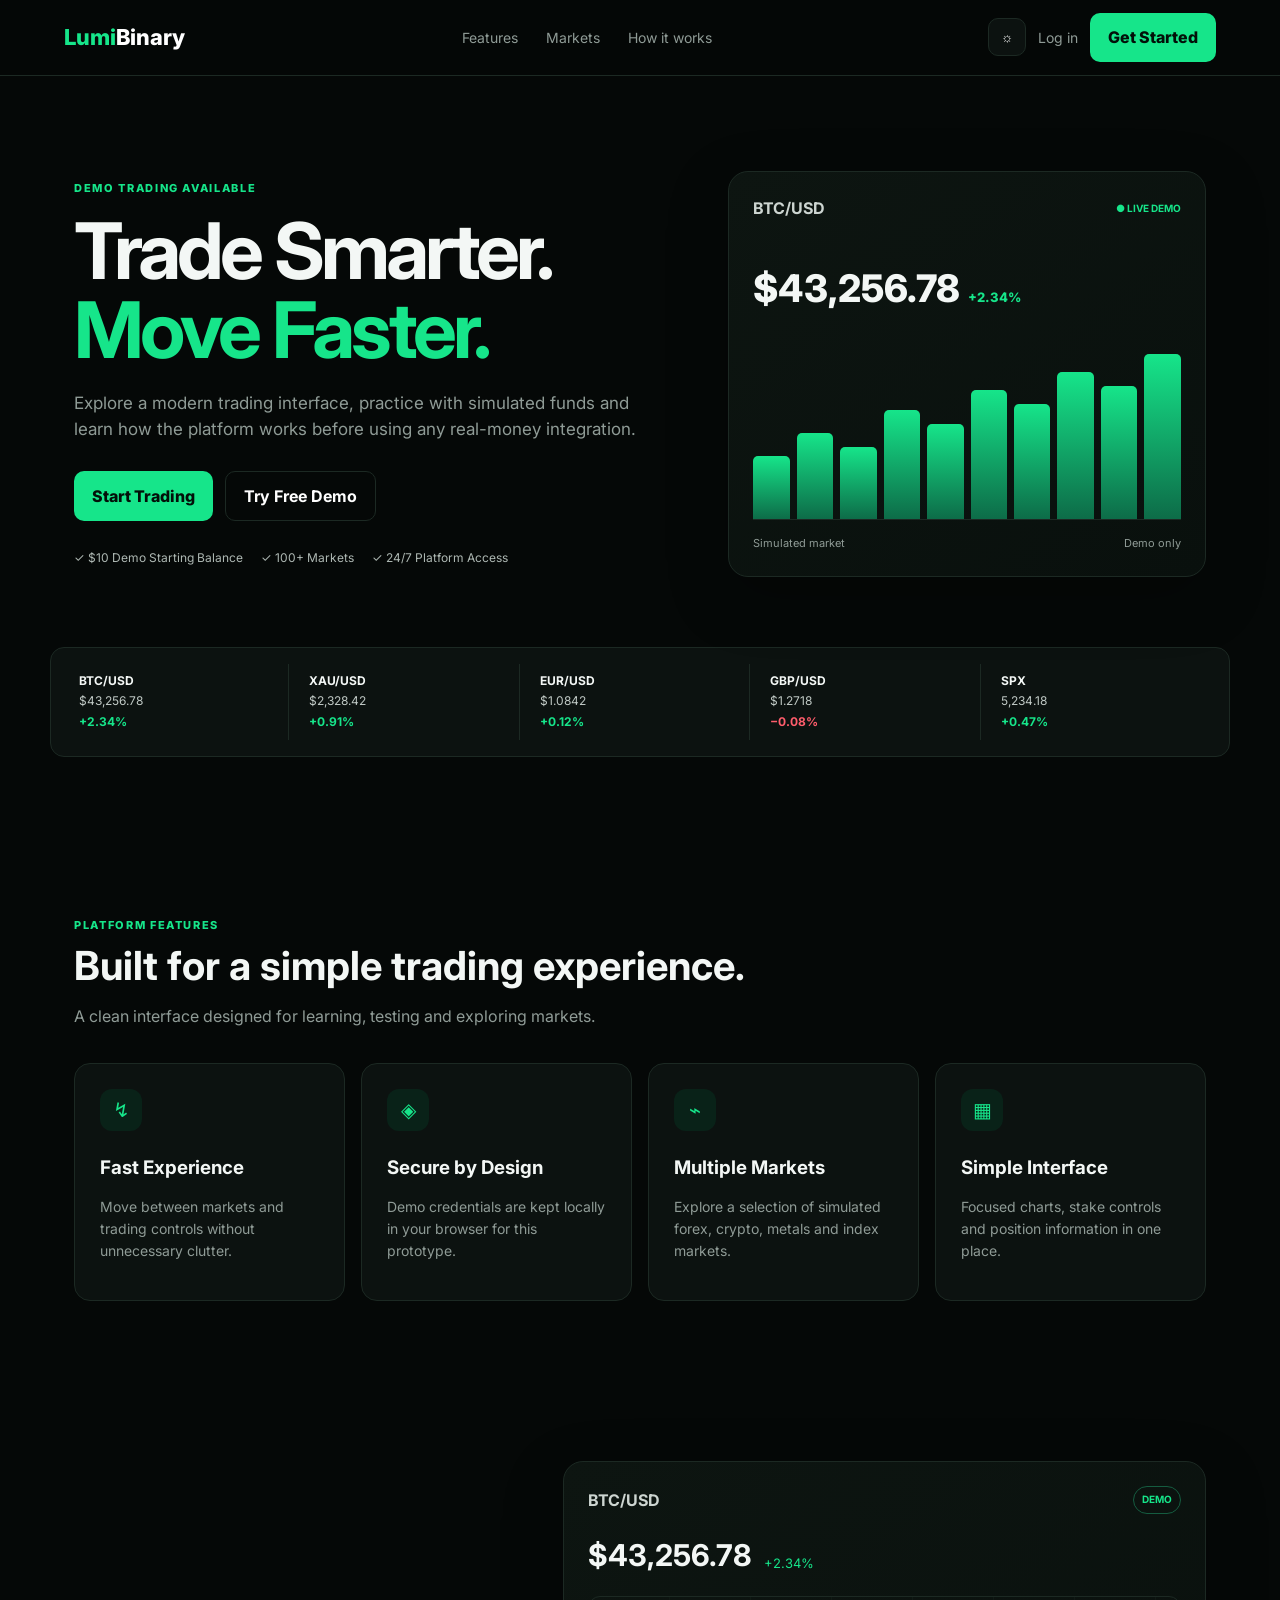
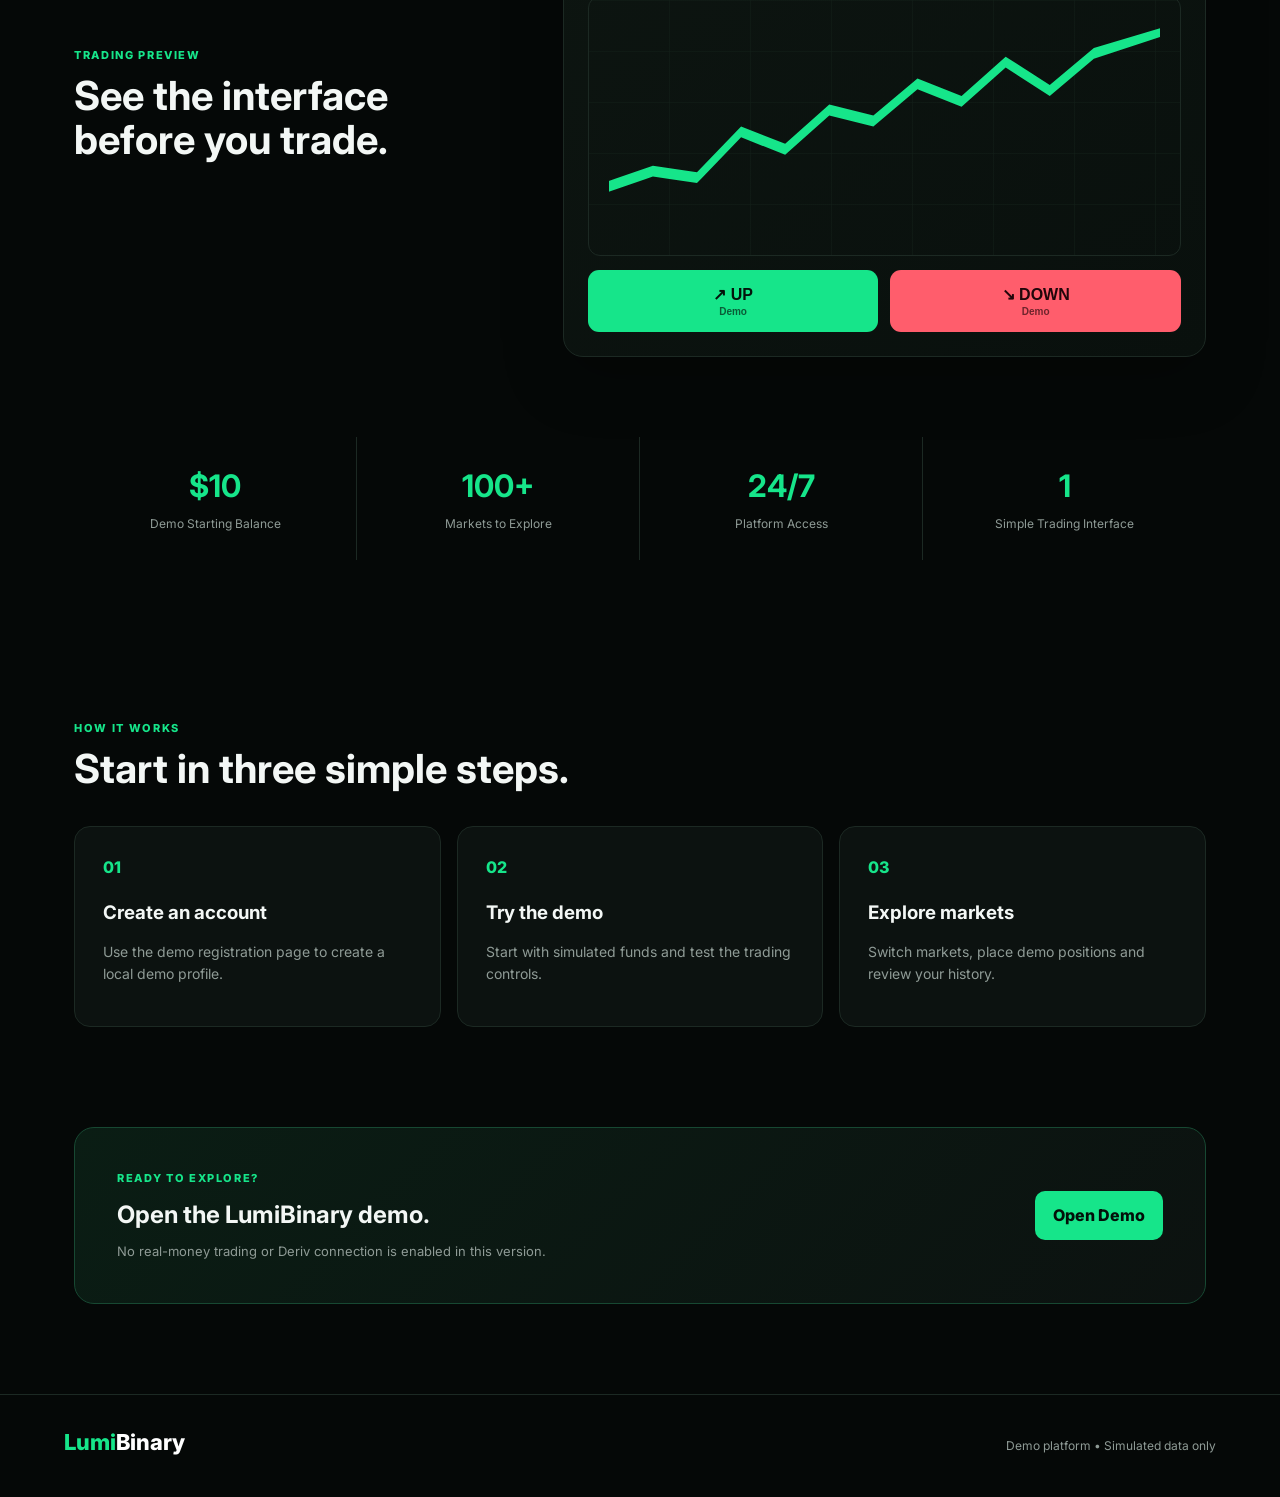
<file: index.html>
<!DOCTYPE html>
<html lang="en">
<head>
  <meta charset="UTF-8">
  <meta name="viewport" content="width=device-width, initial-scale=1.0">
  <title>LumiBinary — Demo Trading Platform</title>
  <meta name="description" content="LumiBinary demo trading platform. Explore markets and practice with simulated funds.">
  <link rel="preconnect" href="https://fonts.googleapis.com">
  <link rel="preconnect" href="https://fonts.gstatic.com" crossorigin>
  <link href="https://fonts.googleapis.com/css2?family=Inter:wght@400;500;600;700;800&display=swap" rel="stylesheet">
  <link rel="stylesheet" href="styles.css">
</head>
<body>
  <header class="site-header">
    <a class="logo" href="index.html"><span>Lumi</span>Binary</a>
    <nav>
      <a href="#features">Features</a>
      <a href="#markets">Markets</a>
      <a href="#how">How it works</a>
    </nav>
    <div class="header-actions">
      <button class="theme-btn" type="button">☼</button>
      <a class="login-btn" href="auth.html">Log in</a>
      <a class="get-started-btn" href="auth.html">Get Started</a>
    </div>
  </header>

  <main>
    <section class="hero">
      <div class="hero-copy">
        <div class="eyebrow">DEMO TRADING AVAILABLE</div>
        <h1>Trade Smarter.<br><span>Move Faster.</span></h1>
        <p>Explore a modern trading interface, practice with simulated funds and learn how the platform works before using any real-money integration.</p>
        <div class="hero-actions">
          <a class="primary-btn" href="auth.html">Start Trading</a>
          <a class="secondary-btn" href="#markets">Try Free Demo</a>
        </div>
        <div class="trust-row">
          <span>✓ $10 Demo Starting Balance</span>
          <span>✓ 100+ Markets</span>
          <span>✓ 24/7 Platform Access</span>
        </div>
      </div>
      <div class="hero-card">
        <div class="card-top"><span>BTC/USD</span><span class="live-dot">● LIVE DEMO</span></div>
        <div class="hero-price">$43,256.78 <small>+2.34%</small></div>
        <div class="mini-chart"><i></i><i></i><i></i><i></i><i></i><i></i><i></i><i></i><i></i><i></i></div>
        <div class="hero-card-bottom"><span>Simulated market</span><span>Demo only</span></div>
      </div>
    </section>

    <section class="ticker" id="markets">
      <div><strong>BTC/USD</strong><span>$43,256.78</span><b>+2.34%</b></div>
      <div><strong>XAU/USD</strong><span>$2,328.42</span><b>+0.91%</b></div>
      <div><strong>EUR/USD</strong><span>$1.0842</span><b>+0.12%</b></div>
      <div><strong>GBP/USD</strong><span>$1.2718</span><b class="negative">−0.08%</b></div>
      <div><strong>SPX</strong><span>5,234.18</span><b>+0.47%</b></div>
    </section>

    <section class="section" id="features">
      <div class="section-heading">
        <div class="eyebrow">PLATFORM FEATURES</div>
        <h2>Built for a simple trading experience.</h2>
        <p>A clean interface designed for learning, testing and exploring markets.</p>
      </div>
      <div class="feature-grid">
        <article class="feature-card"><div class="feature-icon">↯</div><h3>Fast Experience</h3><p>Move between markets and trading controls without unnecessary clutter.</p></article>
        <article class="feature-card"><div class="feature-icon">◈</div><h3>Secure by Design</h3><p>Demo credentials are kept locally in your browser for this prototype.</p></article>
        <article class="feature-card"><div class="feature-icon">⌁</div><h3>Multiple Markets</h3><p>Explore a selection of simulated forex, crypto, metals and index markets.</p></article>
        <article class="feature-card"><div class="feature-icon">▦</div><h3>Simple Interface</h3><p>Focused charts, stake controls and position information in one place.</p></article>
      </div>
    </section>

    <section class="section preview-section">
      <div class="section-heading">
        <div class="eyebrow">TRADING PREVIEW</div>
        <h2>See the interface before you trade.</h2>
      </div>
      <div class="trade-preview">
        <div class="preview-head"><span>BTC/USD</span><span class="demo-label">DEMO</span></div>
        <div class="price-info"><strong>$43,256.78</strong><span>+2.34%</span></div>
        <div class="big-chart">
          <div class="chart-line"></div>
        </div>
        <div class="preview-buttons">
          <button class="up-button">↗ UP <span>Demo</span></button>
          <button class="down-button">↘ DOWN <span>Demo</span></button>
        </div>
      </div>
    </section>

    <section class="stats-grid">
      <div><strong>$10</strong><span>Demo Starting Balance</span></div>
      <div><strong>100+</strong><span>Markets to Explore</span></div>
      <div><strong>24/7</strong><span>Platform Access</span></div>
      <div><strong>1</strong><span>Simple Trading Interface</span></div>
    </section>

    <section class="section" id="how">
      <div class="section-heading">
        <div class="eyebrow">HOW IT WORKS</div>
        <h2>Start in three simple steps.</h2>
      </div>
      <div class="steps">
        <article><span>01</span><h3>Create an account</h3><p>Use the demo registration page to create a local demo profile.</p></article>
        <article><span>02</span><h3>Try the demo</h3><p>Start with simulated funds and test the trading controls.</p></article>
        <article><span>03</span><h3>Explore markets</h3><p>Switch markets, place demo positions and review your history.</p></article>
      </div>
    </section>

    <section class="cta">
      <div><div class="eyebrow">READY TO EXPLORE?</div><h2>Open the LumiBinary demo.</h2><p>No real-money trading or Deriv connection is enabled in this version.</p></div>
      <a class="primary-btn" href="auth.html">Open Demo</a>
    </section>
  </main>

  <footer><div class="logo"><span>Lumi</span>Binary</div><p>Demo platform • Simulated data only</p></footer>
  <script src="app.js"></script>
</body>
</html>
</file>
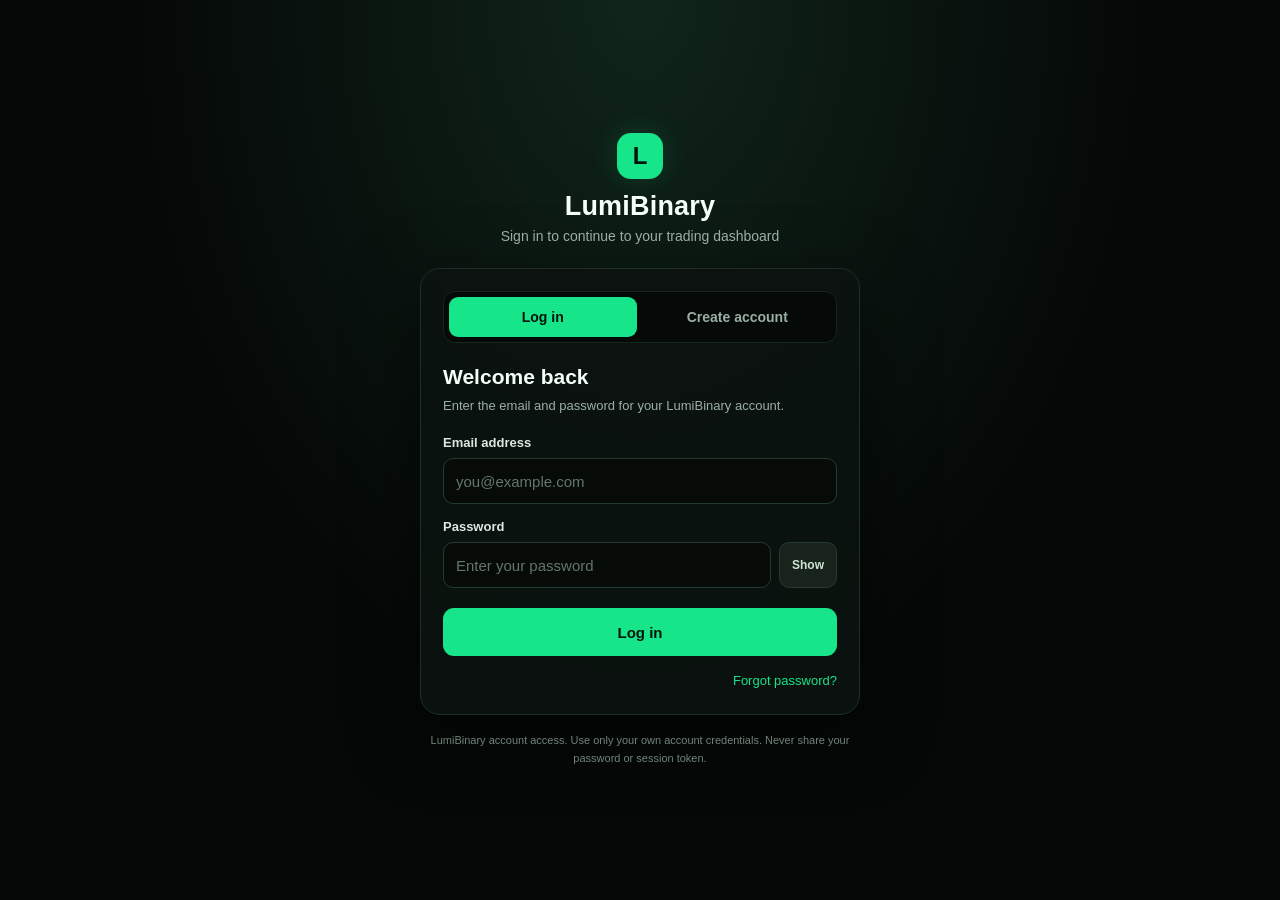
<file: account-settings.html>
<!DOCTYPE html>
<html lang="en">
<head>
  <meta charset="UTF-8">
  <meta name="viewport" content="width=device-width, initial-scale=1.0, viewport-fit=cover">
  <meta name="theme-color" content="#050807">
  <title>TradeZora — Account Settings</title>
  <style>
    :root{
      --bg:#050807;
      --panel:#09100d;
      --panel2:#0b1510;
      --green:#16e58a;
      --text:#eef5f1;
      --muted:#899891;
      --border:#173528;
      --danger:#ff5d6c;
    }
    *{box-sizing:border-box}
    html,body{margin:0;min-height:100%;background:var(--bg);color:var(--text);font-family:Inter,ui-sans-serif,system-ui,-apple-system,BlinkMacSystemFont,"Segoe UI",sans-serif}
    body{
      background:
        radial-gradient(circle at 50% -10%,rgba(22,229,138,.07),transparent 32%),
        var(--bg);
      padding-bottom:24px;
    }
    button,input,select,textarea{font:inherit}
    button{cursor:pointer}
    .topbar{
      position:sticky;top:0;z-index:20;height:58px;
      display:flex;align-items:center;gap:10px;padding:0 10px;
      background:rgba(5,8,7,.97);border-bottom:1px solid var(--border);
      backdrop-filter:blur(12px)
    }
    .back{
      width:40px;height:40px;border:1px solid var(--border);border-radius:9px;
      background:#0b1510;color:#fff;font-size:22px
    }
    .logo{font-size:17px;font-weight:900;color:var(--green)}
    .spacer{flex:1}
    .demo{
      padding:5px 8px;border:1px solid #4a3c74;border-radius:7px;
      background:#17112b;color:#bcaeff;font-size:9px;font-weight:900
    }
    .page{width:min(720px,100%);margin:0 auto;padding:14px}
    .heading{margin:8px 2px 16px}
    .heading h1{margin:0;font-size:25px}
    .heading p{margin:7px 0 0;color:var(--muted);font-size:12px;line-height:1.5}
    .card{
      border:1px solid var(--border);border-radius:14px;
      background:linear-gradient(180deg,#09110d,#07100c);
      overflow:hidden
    }
    .profile{
      display:flex;align-items:center;gap:12px;padding:16px;
      border-bottom:1px solid var(--border)
    }
    .avatar{
      width:48px;height:48px;flex:0 0 48px;display:grid;place-items:center;
      border-radius:50%;background:#103622;border:1px solid #246c47;
      color:var(--green);font-weight:900;font-size:18px
    }
    .profile strong,.profile span{display:block;overflow:hidden;text-overflow:ellipsis;white-space:nowrap}
    .profile span{margin-top:3px;color:var(--muted);font-size:11px}
    .section{
      padding:16px;border-bottom:1px solid var(--border)
    }
    .section:last-child{border-bottom:0}
    .section h2{margin:0;font-size:15px}
    .section p{margin:6px 0 14px;color:var(--muted);font-size:11px;line-height:1.5}
    .field label{display:block;margin-bottom:6px;color:#cbd6d0;font-size:11px;font-weight:800}
    .field input{
      width:100%;height:44px;padding:0 12px;border:1px solid var(--border);
      border-radius:9px;outline:none;background:#07100c;color:#fff;font-size:13px
    }
    .password-wrap{position:relative}
    .password-wrap input{padding-right:70px}
    .toggle-password{
      position:absolute;right:8px;top:50%;transform:translateY(-50%);
      height:32px;padding:0 9px;border:1px solid var(--border);border-radius:7px;
      background:#0b1510;color:#b9c8c0;font-size:10px;font-weight:800
    }
    .toggle-password:active{transform:translateY(-50%) scale(.98)}
    .field input:focus{border-color:#286c4c;box-shadow:0 0 0 2px rgba(22,229,138,.08)}
    .save{
      width:100%;height:44px;margin-top:10px;border:0;border-radius:9px;
      background:linear-gradient(135deg,#11df86,#16c978);color:#041008;
      font-size:13px;font-weight:900
    }
    .save:disabled{opacity:.55;cursor:wait}
    .status{min-height:18px;margin-top:8px;font-size:11px}
    .status.success{color:var(--green)}
    .status.error{color:var(--danger)}
    .setting-row{
      display:flex;align-items:center;justify-content:space-between;gap:12px;
      padding:13px 0;border-top:1px solid var(--border)
    }
    .setting-row:first-of-type{border-top:0}
    .setting-row strong{display:block;font-size:12px}
    .setting-row span{display:block;margin-top:3px;color:var(--muted);font-size:10px}
    .kyc-grid{display:grid;grid-template-columns:1fr 1fr;gap:12px;margin-top:12px}
    .kyc-link{display:inline-block;padding:9px 12px;border-radius:8px;background:var(--green);color:#041008;text-decoration:none;font-size:11px;font-weight:900;white-space:nowrap}
    .kyc-field{min-width:0}
    .kyc-field label{display:block;margin-bottom:6px;color:#cbd6d0;font-size:11px;font-weight:800}
    .kyc-field input,.kyc-field select,.kyc-field textarea{width:100%;min-height:43px;padding:10px;border:1px solid var(--border);border-radius:9px;background:#07100c;color:#fff;font-size:12px}
    .kyc-field textarea{min-height:76px;resize:vertical}
    .kyc-field input[type=file]{padding:8px;font-size:10px}
    .kyc-help{color:var(--muted);font-size:10px;line-height:1.5;margin-top:5px}
    .kyc-preview{display:none;width:100%;max-height:220px;object-fit:contain;margin-top:8px;border:1px solid var(--border);border-radius:8px;background:#030604}
    .kyc-status{margin-top:10px;padding:10px;border-radius:8px;background:#07100c;border:1px solid var(--border);font-size:11px;line-height:1.5;white-space:pre-wrap}
    .kyc-status.success{color:var(--green)}.kyc-status.error{color:var(--danger)}
    .kyc-accordion{margin-top:12px;border:1px solid var(--border);border-radius:11px;background:#07100c;overflow:hidden}
    .kyc-accordion summary{list-style:none;display:flex;align-items:center;justify-content:space-between;gap:12px;padding:13px;cursor:pointer}
    .kyc-accordion summary::-webkit-details-marker{display:none}
    .kyc-summary-copy{min-width:0;display:block}
    .kyc-summary-copy strong,.kyc-summary-copy span,.kyc-summary-copy small{display:block}
    .kyc-summary-copy strong{font-size:12px}
    .kyc-summary-copy span{margin-top:4px;color:var(--muted);font-size:10px;line-height:1.4}
    .kyc-summary-copy small{margin-top:5px;color:var(--green);font-size:10px;font-weight:800}
    .kyc-expand{flex-shrink:0;padding:8px 10px;border-radius:7px;background:#123d29;color:var(--green);font-size:10px;font-weight:900}
    .kyc-accordion[open] .kyc-expand{background:#1a2921;color:#d0e4d8}
    .kyc-content{padding:0 13px 13px;border-top:1px solid var(--border)}
    .kyc-content .kyc-status{white-space:pre-wrap}
    .kyc-form-section{padding:14px 0 4px;border-bottom:1px solid var(--border)}
    .kyc-form-section:last-child{border-bottom:0}
    .kyc-form-section h3{margin:0;font-size:13px}
    .kyc-form-section>p{margin:5px 0 12px;color:var(--muted);font-size:10px;line-height:1.5}
    .kyc-field{min-width:0}
    .kyc-field label{display:block;margin-bottom:6px;color:#cbd6d0;font-size:11px;font-weight:800}
    .kyc-field input,.kyc-field select,.kyc-field textarea{width:100%;min-height:43px;padding:10px;border:1px solid var(--border);border-radius:9px;background:#07100c;color:#fff;font-size:12px}
    .kyc-field textarea{min-height:76px;resize:vertical}
    .kyc-field input[type=file]{padding:8px;font-size:10px}
    .upload-card{min-width:0;padding:11px;border:1px solid var(--border);border-radius:10px;background:#09110d}
    .upload-card.required{border-color:#24523a}
    .upload-label{display:flex;align-items:center;justify-content:space-between;gap:8px;margin-bottom:10px}
    .upload-label label{margin:0;color:#cbd6d0;font-size:11px;font-weight:800}
    .tag{padding:4px 6px;border-radius:5px;background:#123d29;color:var(--green);font-size:9px;font-weight:900;white-space:nowrap}
    .tag.optional{background:#1a211d;color:#aab7af}
    .kyc-help{color:var(--muted);font-size:10px;line-height:1.5;margin-top:6px}
    .kyc-preview{display:none;width:100%;max-height:180px;object-fit:contain;margin-top:8px;border:1px solid var(--border);border-radius:8px;background:#030604}
    @media(max-width:520px){.kyc-grid{grid-template-columns:1fr}}

    @media(max-width:520px){.kyc-grid{grid-template-columns:1fr}}
    .coming{
      padding:7px 9px;border:1px solid var(--border);border-radius:7px;
      color:var(--muted);font-size:9px;font-weight:800;white-space:nowrap
    }
    .toast{
      position:fixed;left:50%;bottom:22px;z-index:50;
      max-width:90vw;padding:10px 13px;border:1px solid #20543b;
      border-radius:8px;background:#102019;color:#e8fff3;font-size:11px;
      opacity:0;pointer-events:none;transform:translate(-50%,12px);transition:.2s
    }
    .toast.show{opacity:1;transform:translate(-50%,0)}
    @media(max-width:650px){
      .page{padding:10px}
      .heading h1{font-size:23px}
      .card{border-radius:11px}
      .profile,.section{padding:14px}
      .demo{display:none}
    }
  </style>
</head>
<body>
  <header class="topbar">
    <button id="backBtn" class="back" type="button" aria-label="Back">‹</button>
    <div class="logo">TradeZora</div>
    <div class="spacer"></div>
    <div class="demo">DEMO</div>
  </header>

  <main class="page">
    <div class="heading">
      <h1>Account Settings</h1>
      <p>Manage your TradeZora demo account details.</p>
    </div>

    <section class="card">
      <div class="profile">
        <div id="avatar" class="avatar">T</div>
        <div>
          <strong id="profileName">Demo Trader</strong>
          <span id="profileEmail">demo@tradezora.local</span>
        </div>
      </div>

      <div class="section">
        <h2>Change Name</h2>
        <p>Update the name displayed on your TradeZora account.</p>

        <div class="field">
          <label for="name">Full Name</label>
          <input id="name" type="text" maxlength="80" autocomplete="name" placeholder="Enter your full name">
        </div>

        <button id="saveName" class="save" type="button">Save Name</button>
        <div id="nameStatus" class="status" aria-live="polite"></div>
      </div>

      <div class="section">
        <h2>Change Password</h2>
        <p>Update your account password securely.</p>

        <div class="field">
          <label for="currentPassword">Current Password</label>
          <div class="password-wrap">
            <input
            id="currentPassword"
            type="password"
            autocomplete="current-password"
            placeholder="Enter your current password"
          >
            <button class="toggle-password" type="button" data-target="currentPassword" aria-label="Show password">Show</button>
          </div>
        </div>

        <div class="field" style="margin-top:12px">
          <label for="newPassword">New Password</label>
          <div class="password-wrap">
            <input
            id="newPassword"
            type="password"
            minlength="8"
            autocomplete="new-password"
            placeholder="At least 8 characters"
          >
            <button class="toggle-password" type="button" data-target="newPassword" aria-label="Show password">Show</button>
          </div>
        </div>

        <div class="field" style="margin-top:12px">
          <label for="confirmPassword">Confirm New Password</label>
          <div class="password-wrap">
            <input
            id="confirmPassword"
            type="password"
            minlength="8"
            autocomplete="new-password"
            placeholder="Enter the new password again"
          >
            <button class="toggle-password" type="button" data-target="confirmPassword" aria-label="Show password">Show</button>
          </div>
        </div>

        <button id="changePassword" class="save" type="button">
          Change Password
        </button>
        <div id="passwordStatus" class="status" aria-live="polite"></div>
      </div>

      <div class="section">
        <h2>Other Account Settings</h2>
        <p>More account security options will be added later.</p>

        <div class="setting-row">
          <div>
            <strong>Two-Factor Authentication</strong>
            <span>Add another layer of account security.</span>
          </div>
          <span class="coming">Coming later</span>
        </div>

        <details class="kyc-accordion" id="kycAccordion">
          <summary>
            <span class="kyc-summary-copy"><strong>Identity Verification (KYC)</strong><span>Submit your ID and selfie for manual review.</span><small id="kycSummaryStatus">Loading status…</small></span>
            <span class="kyc-expand">View / Update</span>
          </summary>
          <div class="kyc-content">
            <div class="kyc-status" id="kycCurrentStatus" aria-live="polite">Loading verification status…</div>
            <form id="kycForm">
              <div class="kyc-form-section">
                <h3>Personal details</h3>
                <p>Enter your details exactly as they appear on your identity document.</p>
                <div class="kyc-grid">
                  <div class="kyc-field"><label for="kycLegalName">Full legal name *</label><input id="kycLegalName" name="legal_name" maxlength="200" autocomplete="name" required></div>
                  <div class="kyc-field"><label for="kycDob">Date of birth *</label><input id="kycDob" name="date_of_birth" type="date" required></div>
                  <div class="kyc-field"><label for="kycCountry">Country *</label><input id="kycCountry" name="country" maxlength="100" autocomplete="country-name" required></div>
                  <div class="kyc-field"><label for="kycDocumentType">Identity document *</label><select id="kycDocumentType" name="document_type" required><option value="">Choose document</option><option value="national_id">National ID</option><option value="passport">Passport</option><option value="driving_licence">Driving licence</option><option value="other">Other</option></select></div>
                  <div class="kyc-field"><label for="kycDocumentReference">Document number (optional)</label><input id="kycDocumentReference" name="document_reference" maxlength="80" autocomplete="off" placeholder="Enter document number"></div>
                  <div class="kyc-field"><label for="kycNotes">Additional notes (optional)</label><textarea id="kycNotes" maxlength="1000" placeholder="Anything the reviewer should know"></textarea></div>
                </div>
              </div>
              <div class="kyc-form-section">
                <h3>Identity images</h3>
                <p>JPEG, PNG or WebP only. Maximum 2 MB per image.</p>
                <div class="kyc-grid">
                  <div class="upload-card required"><div class="upload-label"><label for="kycSelfie">Selfie photo *</label><span class="tag">Required</span></div><input id="kycSelfie" type="file" accept="image/jpeg,image/png,image/webp" required><div class="kyc-help">Your face should be clearly visible, with good lighting.</div><img id="kycSelfiePreview" class="kyc-preview" alt="Selfie preview"></div>
                  <div class="upload-card required"><div class="upload-label"><label for="kycIdFront">Front of ID *</label><span class="tag">Required</span></div><input id="kycIdFront" type="file" accept="image/jpeg,image/png,image/webp" required><div class="kyc-help">All text and document edges should be visible.</div><img id="kycIdFrontPreview" class="kyc-preview" alt="Front of ID preview"></div>
                  <div class="upload-card"><div class="upload-label"><label for="kycIdBack">Back of ID</label><span class="tag optional">Optional</span></div><input id="kycIdBack" type="file" accept="image/jpeg,image/png,image/webp"><div class="kyc-help">Upload the back only if your document has relevant details there.</div><img id="kycIdBackPreview" class="kyc-preview" alt="Back of ID preview"></div>
                </div>
                <button id="submitKyc" class="save" type="submit">Submit for Verification</button>
                <div id="kycFormStatus" class="status" aria-live="polite"></div>
              </div>
            </form>
          </div>
        </details>
      </div>
    </section>
  </main>

  <div id="toast" class="toast" role="status"></div>

  <script>
    const API_BASE = "https://tradezora-backend-1.onrender.com";

    const token = localStorage.getItem("tradezoraAuthToken");
    const storedUser = JSON.parse(
      localStorage.getItem("tradezoraDemoUser") || "null"
    );

    if (!token) {
      location.href = "auth.html";
    }

    const $ = (selector) => document.querySelector(selector);

    function showStatus(message, type) {
      const el = $("#nameStatus");
      el.textContent = message;
      el.className = "status " + (type || "");
    }

    function showToast(message) {
      const el = $("#toast");
      el.textContent = message;
      el.classList.add("show");
      setTimeout(() => el.classList.remove("show"), 1800);
    }

    function renderUser(user) {
      if (!user) return;

      const name = user.name || "Demo Trader";
      const email = user.email || "demo@tradezora.local";

      $("#profileName").textContent = name;
      $("#profileEmail").textContent = email;
      $("#avatar").textContent = name.charAt(0).toUpperCase();
      $("#name").value = name;
    }

    async function loadAccount() {
      try {
        const response = await fetch(API_BASE + "/api/account", {
          headers: {
            Authorization: "Bearer " + token
          }
        });

        const data = await response.json();

        if (!response.ok || !data.success || !data.account) {
          throw new Error(data.error || "Could not load your account.");
        }

        renderUser(data.account);
        localStorage.setItem(
          "tradezoraDemoUser",
          JSON.stringify({
            name: data.account.name,
            email: data.account.email
          })
        );
      } catch (error) {
        renderUser(storedUser);
        showStatus(error.message || "Could not load your account.", "error");
      }
    }

    $("#saveName").addEventListener("click", async () => {
      const button = $("#saveName");
      const name = $("#name").value.trim();

      if (name.length < 2 || name.length > 80) {
        showStatus("Name must be between 2 and 80 characters.", "error");
        return;
      }

      button.disabled = true;
      button.textContent = "Saving...";
      showStatus("", "");

      try {
        const response = await fetch(API_BASE + "/api/account/name", {
          method: "PATCH",
          headers: {
            "Content-Type": "application/json",
            Authorization: "Bearer " + token
          },
          body: JSON.stringify({ name })
        });

        const data = await response.json();

        if (!response.ok || !data.success || !data.user) {
          throw new Error(data.error || "Could not update your name.");
        }

        renderUser(data.user);

        localStorage.setItem(
          "tradezoraDemoUser",
          JSON.stringify({
            name: data.user.name,
            email: data.user.email
          })
        );

        showStatus("Name updated successfully.", "success");
        showToast("Name updated");
      } catch (error) {
        showStatus(error.message || "Could not update your name.", "error");
      } finally {
        button.disabled = false;
        button.textContent = "Save Name";
      }
    });

    $("#changePassword").addEventListener("click", async () => {
      const button = $("#changePassword");
      const currentPassword = $("#currentPassword").value;
      const newPassword = $("#newPassword").value;
      const confirmPassword = $("#confirmPassword").value;
      const status = $("#passwordStatus");

      status.textContent = "";
      status.className = "status";

      if (!currentPassword) {
        status.textContent = "Enter your current password.";
        status.className = "status error";
        return;
      }

      if (newPassword.length < 8) {
        status.textContent = "New password must be at least 8 characters.";
        status.className = "status error";
        return;
      }

      if (newPassword !== confirmPassword) {
        status.textContent = "New passwords do not match.";
        status.className = "status error";
        return;
      }

      button.disabled = true;
      button.textContent = "Changing...";

      try {
        const response = await fetch(API_BASE + "/api/account/password", {
          method: "PATCH",
          headers: {
            "Content-Type": "application/json",
            Authorization: "Bearer " + token
          },
          body: JSON.stringify({
            current_password: currentPassword,
            new_password: newPassword,
            confirm_password: confirmPassword
          })
        });

        const data = await response.json().catch(() => ({}));

        if (!response.ok || !data.success) {
          throw new Error(
            data.error || "Could not change your password."
          );
        }

        $("#currentPassword").value = "";
        $("#newPassword").value = "";
        $("#confirmPassword").value = "";

        status.textContent = "Password changed successfully.";
        status.className = "status success";
        showToast("Password changed");
      } catch (error) {
        status.textContent =
          error.message || "Could not change your password.";
        status.className = "status error";
      } finally {
        button.disabled = false;
        button.textContent = "Change Password";
      }
    });

    document.querySelectorAll(".toggle-password").forEach((button) => {
      button.addEventListener("click", () => {
        const input = document.getElementById(button.dataset.target);
        const showing = input.type === "text";

        input.type = showing ? "password" : "text";
        button.textContent = showing ? "Show" : "Hide";
        button.setAttribute(
          "aria-label",
          showing ? "Show password" : "Hide password"
        );
      });
    });

    $("#backBtn").addEventListener("click", () => {
      location.href = "dashboard.html";
    });

    function setKycFormStatus(message, type) {
      const el = $("#kycFormStatus");
      el.textContent = message;
      el.className = "status " + (type || "");
    }

    function fileToDataUrl(file) {
      return new Promise((resolve, reject) => {
        if (!file) return resolve(null);
        if (!/^image\/(jpeg|png|webp)$/i.test(file.type)) return reject(new Error("Choose a JPEG, PNG, or WebP image."));
        if (file.size > 2 * 1024 * 1024) return reject(new Error("Each image must be no larger than 2 MB."));
        const reader = new FileReader();
        reader.onload = () => resolve(String(reader.result));
        reader.onerror = () => reject(new Error("Could not read the selected image."));
        reader.readAsDataURL(file);
      });
    }

    function previewKycFile(inputId, previewId) {
      const input = $("#" + inputId), preview = $("#" + previewId);
      input.addEventListener("change", async () => {
        preview.style.display = "none";
        preview.removeAttribute("src");
        if (!input.files || !input.files[0]) return;
        try { preview.src = await fileToDataUrl(input.files[0]); preview.style.display = "block"; }
        catch (error) { input.value = ""; setKycFormStatus(error.message, "error"); }
      });
    }

    previewKycFile("kycSelfie", "kycSelfiePreview");
    previewKycFile("kycIdFront", "kycIdFrontPreview");
    previewKycFile("kycIdBack", "kycIdBackPreview");

    async function loadKycStatus() {
      const box = $("#kycCurrentStatus");
      const summary = $("#kycSummaryStatus");
      try {
        const r = await fetch(API_BASE + "/api/kyc", { headers: { Authorization: "Bearer " + token, Accept: "application/json" } });
        const data = await r.json().catch(() => ({}));
        if (!r.ok || !data.success) throw new Error(data.error || "Could not load verification status.");
        const app = data.application;
        box.className = "kyc-status";
        if (!app) {
          box.textContent = "Not submitted yet. Open this section to complete your identity verification.";
          summary.textContent = "Not submitted";
          return;
        }
        const status = String(app.status || "pending").toUpperCase();
        box.textContent = `Status: ${status}\nSubmitted: ${app.submitted_at ? new Date(app.submitted_at).toLocaleString() : "—"}` + (app.rejection_reason ? `\nReason: ${app.rejection_reason}` : "") + `\nImages on file: selfie ${app.has_selfie ? "✓" : "missing"}, front of ID ${app.has_id_front ? "✓" : "missing"}, back of ID ${app.has_id_back ? "✓" : "not supplied"}.`;
        summary.textContent = status === "APPROVED" || status === "VERIFIED" ? "Verified ✓" : status === "REJECTED" ? "Needs changes — see reason" : "Under review";
        if (app.status === "approved" || app.status === "verified") {
          box.classList.add("success");
          $("#kycForm").querySelectorAll("input,select,textarea,button").forEach(el => el.disabled = true);
        }
        if (app.status === "rejected") { box.classList.add("error"); $("#kycAccordion").open = true; }
        if (app.legal_name) $("#kycLegalName").value = app.legal_name;
        if (app.date_of_birth) $("#kycDob").value = String(app.date_of_birth).slice(0, 10);
        if (app.country) $("#kycCountry").value = app.country;
        if (app.document_type) $("#kycDocumentType").value = app.document_type;
        if (app.document_reference) $("#kycDocumentReference").value = app.document_reference;
        if (app.notes) $("#kycNotes").value = app.notes;
      } catch (error) {
        box.textContent = error.message || "Could not load verification status.";
        summary.textContent = "Status unavailable";
      }
    }

    $("#kycForm").addEventListener("submit", async event => {
      event.preventDefault();
      const button = $("#submitKyc");
      try {
        const selfie = $("#kycSelfie").files[0], front = $("#kycIdFront").files[0], back = $("#kycIdBack").files[0];
        if (!selfie || !front) throw new Error("A selfie and the front of your ID are both required.");
        button.disabled = true;
        button.textContent = "Uploading securely…";
        setKycFormStatus("Preparing images…", "");
        const [selfieImage, idFrontImage, idBackImage] = await Promise.all([fileToDataUrl(selfie), fileToDataUrl(front), fileToDataUrl(back)]);
        const body = { legal_name: $("#kycLegalName").value.trim(), date_of_birth: $("#kycDob").value, country: $("#kycCountry").value.trim(), document_type: $("#kycDocumentType").value, document_reference: $("#kycDocumentReference").value.trim(), notes: $("#kycNotes").value.trim(), selfie_image: selfieImage, id_front_image: idFrontImage, id_back_image: idBackImage };
        const r = await fetch(API_BASE + "/api/kyc", { method: "POST", headers: { "Content-Type": "application/json", Authorization: "Bearer " + token, Accept: "application/json" }, body: JSON.stringify(body) });
        const data = await r.json().catch(() => ({}));
        if (!r.ok || !data.success) throw new Error(data.error || "Could not submit identity verification.");
        setKycFormStatus(data.message || "Submitted for review.", "success");
        showToast("Verification submitted");
        $("#kycForm").reset();
        ["kycSelfiePreview", "kycIdFrontPreview", "kycIdBackPreview"].forEach(id => { const img = $("#" + id); img.style.display = "none"; img.removeAttribute("src"); });
        await loadKycStatus();
      } catch (error) { setKycFormStatus(error.message || "Could not submit identity verification.", "error"); }
      finally { button.disabled = false; button.textContent = "Submit for Verification"; }
    });

    loadAccount();
    loadKycStatus();
  </script>
</body>
</html>
</file>
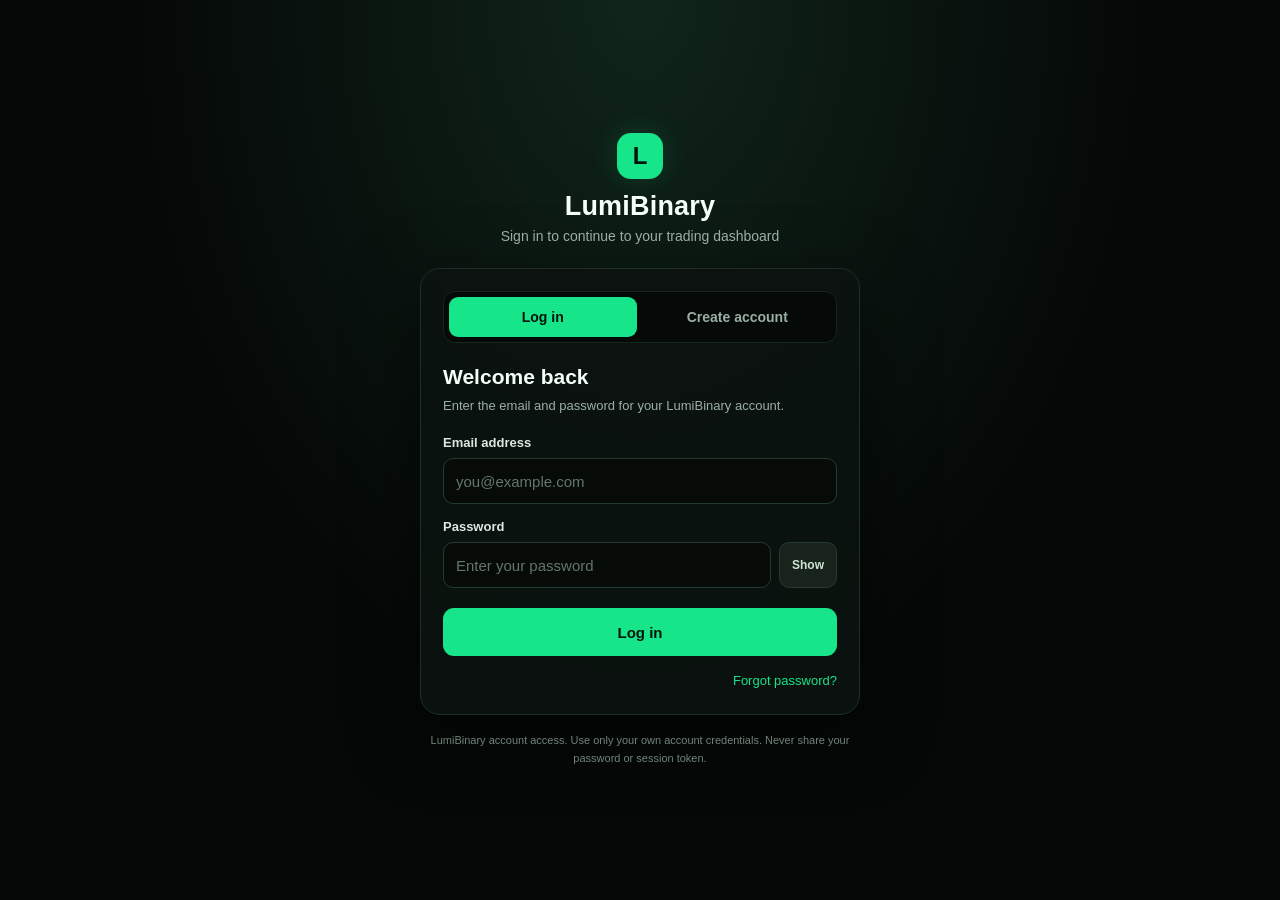
<file: admin (3).html>
!DOCTYPE html>
<html lang="en">
<head>
<meta charset="UTF-8">
<meta name="viewport" content="width=device-width, initial-scale=1.0, viewport-fit=cover">
<meta name="theme-color" content="#050807">
<title>TradeZora — Admin Panel</title>
<style>
*{box-sizing:border-box}html,body{margin:0;padding:0;min-height:100%;font-family:Inter,system-ui,-apple-system,BlinkMacSystemFont,"Segoe UI",sans-serif;background:#050807;color:#edf7f2}body{padding-bottom:30px}button,input{font:inherit}button{cursor:pointer}a{text-decoration:none;color:inherit}:root{--bg:#050807;--panel:#09100d;--border:#173528;--green:#16e58a;--muted:#8f9b96;--red:#ff4f61}
.topbar{position:sticky;top:0;z-index:50;min-height:68px;padding:12px 16px;display:flex;align-items:center;justify-content:space-between;gap:12px;background:rgba(5,8,7,.96);border-bottom:1px solid var(--border);backdrop-filter:blur(12px)}.brand{display:flex;align-items:center;gap:10px}.logo{width:42px;height:42px;border:2px solid var(--green);border-radius:12px;display:grid;place-items:center;color:var(--green);font-weight:900}.brand strong{display:block;font-size:17px}.brand small{display:block;color:var(--muted);font-size:11px;margin-top:2px}.demo{border:1px solid #5d3b86;background:#211632;color:#d8b9ff;border-radius:999px;padding:6px 9px;font-size:10px;font-weight:800}.back{border:1px solid var(--border);background:var(--panel);border-radius:11px;padding:10px 12px;font-size:12px;font-weight:700}
.wrap{width:min(1100px,100%);margin:auto;padding:18px 14px}.hero{border:1px solid var(--border);background:#0b1712;border-radius:18px;padding:18px;margin-bottom:14px}.hero h1{margin:0 0 5px;font-size:25px}.hero p{margin:0;color:var(--muted);font-size:13px;line-height:1.5}.chip{display:inline-flex;margin-top:12px;padding:7px 10px;border-radius:999px;background:rgba(22,229,138,.09);border:1px solid rgba(22,229,138,.3);color:var(--green);font-size:11px;font-weight:800}.notice{border:1px solid #5b4b24;background:#17140b;color:#d9c98c;border-radius:14px;padding:12px 13px;margin-bottom:14px;font-size:12px;line-height:1.45}
.stats{display:grid;grid-template-columns:repeat(2,1fr);gap:10px;margin-bottom:16px}.stat{background:var(--panel);border:1px solid var(--border);border-radius:15px;padding:14px}.label{font-size:11px;color:var(--muted)}.value{font-size:22px;font-weight:900;margin-top:7px}.sub{font-size:10px;color:var(--muted);margin-top:4px}.nav{display:flex;gap:8px;overflow:auto;padding-bottom:8px;margin-bottom:12px;scrollbar-width:none}.nav::-webkit-scrollbar{display:none}.nav button{white-space:nowrap;border:1px solid var(--border);background:var(--panel);color:#cbd7d2;border-radius:10px;padding:10px 12px;font-size:12px;font-weight:700}.nav button.active{border-color:var(--green);background:rgba(22,229,138,.09);color:var(--green)}
.section{display:none;background:var(--panel);border:1px solid var(--border);border-radius:17px;padding:15px;margin-bottom:14px}.section.active{display:block}.head{display:flex;align-items:center;justify-content:space-between;gap:10px;margin-bottom:13px}.section h2{font-size:17px;margin:0}.head span{font-size:11px;color:var(--muted)}.search{width:100%;background:#060b09;color:#edf7f2;border:1px solid var(--border);border-radius:11px;padding:12px;outline:none;margin-bottom:12px}.empty{border:1px dashed #234536;border-radius:13px;padding:22px 14px;text-align:center;color:var(--muted);font-size:12px;line-height:1.5}.empty strong{display:block;color:#dce8e3;margin-bottom:5px}.grid{display:grid;grid-template-columns:1fr 1fr;gap:10px}.action{min-height:88px;text-align:left;background:#07100c;border:1px solid var(--border);border-radius:14px;padding:13px;color:#edf7f2}.action b{display:block;font-size:13px;margin-bottom:6px}.action span{font-size:10px;color:var(--muted);line-height:1.4}.profile{display:flex;align-items:center;gap:12px;padding:13px;border:1px solid var(--border);border-radius:14px;background:#07100c}.avatar{width:45px;height:45px;border-radius:50%;display:grid;place-items:center;background:rgba(22,229,138,.12);border:1px solid rgba(22,229,138,.35);color:var(--green);font-weight:900}.profile small{display:block;color:var(--muted);margin-top:3px;font-size:11px;word-break:break-all}.refresh{border:1px solid var(--border);background:#07100c;color:#dce8e3;border-radius:10px;padding:8px 10px;font-size:11px;font-weight:700}.status{margin-top:12px;padding:11px;border-radius:11px;font-size:11px;display:none}.status.ok{display:block;background:rgba(22,229,138,.08);border:1px solid rgba(22,229,138,.25);color:var(--green)}.status.error{display:block;background:rgba(255,79,97,.08);border:1px solid rgba(255,79,97,.25);color:#ff9ba7}.footer{padding:10px 4px;color:#62716a;font-size:10px;text-align:center} .kyc-tools{display:grid;grid-template-columns:1fr;gap:8px;margin-bottom:12px}.kyc-tools .search{margin:0}.kyc-list{display:grid;gap:12px}.kyc-card{border:1px solid var(--border);border-radius:14px;background:#07100c;padding:14px}.kyc-card-head{display:flex;align-items:flex-start;justify-content:space-between;gap:10px}.kyc-card h3{margin:0 0 5px;font-size:14px;overflow-wrap:anywhere}.kyc-card .email{color:var(--muted);font-size:11px;overflow-wrap:anywhere}.kyc-badge{display:inline-block;padding:6px 8px;border-radius:7px;font-size:9px;font-weight:900;background:#21190b;border:1px solid #594521;color:#ffc66d;white-space:nowrap}.kyc-badge.approved{background:#102019;border-color:#20543b;color:var(--green)}.kyc-badge.rejected{background:#211014;border-color:#5a2930;color:#ff9ba7}.kyc-details{display:grid;grid-template-columns:1fr 1fr;gap:9px;margin-top:13px}.kyc-detail{padding:9px;border:1px solid #14291e;border-radius:9px;min-width:0}.kyc-detail small{display:block;color:var(--muted);font-size:9px;margin-bottom:5px}.kyc-detail span{display:block;font-size:11px;overflow-wrap:anywhere;white-space:pre-wrap}.kyc-notes{margin-top:9px;padding:10px;border-radius:9px;background:#0a1510;color:#cbd7d2;font-size:11px;line-height:1.5;white-space:pre-wrap;overflow-wrap:anywhere}.kyc-actions{display:flex;gap:8px;margin-top:12px}.kyc-actions button{flex:1;border-radius:9px;padding:10px 8px;font-size:11px;font-weight:800;border:1px solid var(--border)}.approve-kyc{background:#10301f;border-color:#20543b!important;color:var(--green)}.reject-kyc{background:#2a1115;border-color:#5a2930!important;color:#ff9ba7}.kyc-actions button:disabled{opacity:.5;cursor:wait}@media(min-width:700px){.wrap{padding:24px 20px}.stats{grid-template-columns:repeat(4,1fr)}.grid{grid-template-columns:repeat(4,1fr)}.hero{padding:24px}.kyc-tools{grid-template-columns:180px 1fr auto}.kyc-card{padding:17px}}
</style>
</head>
<body>
<header class="topbar"><div class="brand"><div class="logo">TZ</div><div><strong>TradeZora</strong><small>Administrator Console</small></div></div><div style="display:flex;align-items:center;gap:8px"><span class="demo">DEMO</span><a class="back" href="dashboard.html">← Trade</a></div></header>
<main class="wrap">
<section class="hero"><h1>Admin Panel</h1><p>Manage the TradeZora platform from one protected control centre.</p><span class="chip">◆ OWNER ADMIN</span></section>
<div class="notice"><strong>Demo mode:</strong> this control panel is currently connected to the standalone TradeZora demo platform. No real-money deposits, withdrawals or live broker trades are processed here.</div>
<section class="stats"><div class="stat"><div class="label">TOTAL USERS</div><div class="value" id="totalUsers">—</div><div class="sub">Backend statistics</div></div><div class="stat"><div class="label">PENDING KYC</div><div class="value" id="pendingKyc">—</div><div class="sub">Backend statistics</div></div><div class="stat"><div class="label">DEPOSITS</div><div class="value" id="deposits">—</div><div class="sub">Backend statistics</div></div><div class="stat"><div class="label">WITHDRAWALS</div><div class="value" id="withdrawals">—</div><div class="sub">Backend statistics</div></div></section>
<nav class="nav"><button class="active" data-tab="overview">Overview</button><button data-tab="users">Users</button><button data-tab="kyc">KYC</button><button data-tab="deposits">Deposits</button><button data-tab="withdrawals">Withdrawals</button><button data-tab="trades">Trades</button><button data-tab="ledger">Ledger</button><button data-tab="settings">Settings</button></nav>
<section class="section active" id="overview"><div class="head"><h2>Overview</h2><button class="refresh" id="refreshBtn">Refresh</button></div><div class="profile"><div class="avatar" id="avatar">D</div><div><strong id="adminName">Checking admin session…</strong><small id="adminEmail">—</small></div></div><div class="grid" style="margin-top:12px"><button class="action" data-target="users"><b>👥 Users</b><span>View registered accounts, status and account information.</span></button><button class="action" data-target="kyc"><b>🪪 KYC</b><span>Review verification records when the KYC system is connected.</span></button><button class="action" data-target="deposits"><b>↓ Deposits</b><span>Monitor deposit requests and transaction records.</span></button><button class="action" data-target="withdrawals"><b>↑ Withdrawals</b><span>Monitor withdrawal requests and their status.</span></button><button class="action" data-target="trades"><b>📈 Trades</b><span>Review demo trade activity, outcomes and P/L.</span></button><button class="action" data-target="ledger"><b>▤ Ledger</b><span>Track balance movements and audit records.</span></button><button class="action" data-target="settings"><b>⚙ Settings</b><span>Platform controls and administrative configuration.</span></button></div><div id="sessionStatus" class="status"></div></section>
<section class="section" id="users"><div class="head"><h2>Users</h2><button class="refresh" id="refreshUsers">Refresh</button></div><input id="userSearch" class="search" placeholder="Search by name or email…"><div id="usersMessage" class="empty"><strong>Loading users…</strong></div><div id="usersList" class="kyc-list"></div></section>
<section class="section" id="kyc"><div class="head"><h2>KYC Applications</h2><button class="refresh" id="refreshKyc">Refresh</button></div><div class="kyc-tools"><select id="kycStatusFilter" class="search"><option value="">All statuses</option><option value="pending">Pending</option><option value="approved">Approved</option><option value="rejected">Rejected</option></select><input id="kycSearch" class="search" placeholder="Search name or email…"><button class="refresh" id="searchKyc">Search</button></div><div id="kycMessage" class="empty"><strong>Loading identity applications…</strong>Only owner-admin accounts can review applications.</div><div id="kycList" class="kyc-list"></div></section>
<section class="section" id="deposits"><div class="head"><h2>Deposits</h2><span>Transaction control</span></div><div class="empty"><strong>No live deposit processor is connected.</strong>Deposit requests and transaction statuses will populate this section after payment infrastructure is implemented.</div></section>
<section class="section" id="withdrawals">
  <div class="head"><h2>Withdrawals</h2><button class="refresh" id="refreshWithdrawals">Refresh</button></div>
  <div class="notice" style="margin-bottom:12px"><strong>Review carefully:</strong> Rejection should refund the reserved amount. Never approve a sandbox/test withdrawal or claim a payout was sent unless it was actually sent and verified.</div>
  <select id="withdrawalStatusFilter" class="search" style="margin-bottom:12px">
    <option value="">All statuses</option><option value="pending">Pending</option><option value="approved">Approved</option><option value="rejected">Rejected</option>
  </select>
  <div id="withdrawalsMessage" class="empty"><strong>Loading withdrawals…</strong></div>
  <div id="withdrawalsList" class="kyc-list"></div>
</section>
<section class="section" id="trades"><div class="head"><h2>Trades</h2><span>Demo activity</span></div><div class="empty"><strong>Trade activity endpoint is next.</strong>This section will show user, market, contract type, stake, entry, exit, result and P/L from the server-side trade ledger.</div></section>
<section class="section" id="ledger"><div class="head"><h2>Ledger</h2><span>Audit trail</span></div><div class="empty"><strong>Ledger endpoint is next.</strong>Balance changes should be recorded as auditable transactions rather than direct balance edits.</div></section>
<section class="section" id="settings"><div class="head"><h2>Platform Settings</h2><span>Owner controls</span></div><div class="grid"><div class="action"><b>Platform mode</b><span>Standalone DEMO</span></div><div class="action"><b>Broker connection</b><span>Not connected</span></div><div class="action"><b>Payments</b><span>Not connected</span></div><div class="action"><b>Admin account</b><span>Owner-only access</span></div></div></section>
<div class="footer">TradeZora Admin Console • Protected owner area</div>
</main>
<script>
(()=>{
"use strict";
const API_BASE="https://tradezora-backend-use.onrender.com";
const ADMIN_EMAIL="davieswaweru123@gmail.com";
const $=s=>document.querySelector(s);
function showSection(id){document.querySelectorAll(".section").forEach(x=>x.classList.toggle("active",x.id===id));document.querySelectorAll(".nav button").forEach(x=>x.classList.toggle("active",x.dataset.tab===id));window.scrollTo({top:0,behavior:"smooth"})}
document.querySelectorAll(".nav button").forEach(b=>b.addEventListener("click",()=>showSection(b.dataset.tab)));
document.querySelectorAll("[data-target]").forEach(b=>b.addEventListener("click",()=>showSection(b.dataset.target)));
async function verifyAdmin(){
 const token=localStorage.getItem("tradezoraAuthToken");
 if(!token){location.href="auth.html";return}
 try{
  const r=await fetch(`${API_BASE}/api/admin/me`,{headers:{Authorization:`Bearer ${token}`,Accept:"application/json"}});
  if(!r.ok)throw new Error("Admin authorization failed.");
  const data=await r.json();
  const admin=data.admin||data.user||data.account||data;
  const email=String(admin.email||"").trim().toLowerCase();
  if(email!==ADMIN_EMAIL)throw new Error("This account is not authorized.");
  const name=String(admin.name||"Davies").trim()||"Davies";
  $("#adminName").textContent=name;$("#adminEmail").textContent=email;$("#avatar").textContent=name.charAt(0).toUpperCase();
  $("#sessionStatus").textContent="Admin authorization verified.";$("#sessionStatus").className="status ok";
 }catch(e){console.error(e);$("#sessionStatus").textContent="Admin authorization failed. Returning to dashboard.";$("#sessionStatus").className="status error";setTimeout(()=>location.href="dashboard.html",1200)}
}

function escapeHtml(value){return String(value??"").replace(/[&<>"']/g,ch=>({"&":"&amp;","<":"&lt;",">":"&gt;",'"':"&quot;","'":"&#39;"}[ch]));}

async function loadStats(){
 const token=localStorage.getItem("tradezoraAuthToken");if(!token)return;
 try{
  const r=await fetch(`${API_BASE}/api/admin/stats`,{headers:{Authorization:`Bearer ${token}`,Accept:"application/json"}});
  const data=await r.json().catch(()=>({}));if(!r.ok||!data.success)throw new Error(data.error||"Could not load statistics.");
  const s=data.stats||{};
  $("#totalUsers").textContent=Number(s.total_users??0).toLocaleString();
  $("#pendingKyc").textContent=Number(s.pending_kyc??0).toLocaleString();
  $("#deposits").textContent=Number(s.pending_deposits??0).toLocaleString();
  $("#withdrawals").textContent=Number(s.pending_withdrawals??0).toLocaleString();
 }catch(e){console.error("Load admin statistics:",e);["#totalUsers","#pendingKyc","#deposits","#withdrawals"].forEach(id=>$(id).textContent="—");$("#sessionStatus").textContent="Statistics failed to load: "+(e.message||"request failed");$("#sessionStatus").className="status error";}
}
async function loadUsers(){
 const token=localStorage.getItem("tradezoraAuthToken");if(!token){location.href="auth.html";return;}
 const message=$("#usersMessage"),list=$("#usersList");if(!message||!list)return;
 message.style.display="block";message.innerHTML="<strong>Loading users…</strong>";list.innerHTML="";
 const search=$("#userSearch").value.trim(),params=new URLSearchParams({limit:"100"});if(search)params.set("search",search);
 try{
  const r=await fetch(`${API_BASE}/api/admin/users?${params.toString()}`,{headers:{Authorization:`Bearer ${token}`,Accept:"application/json"}});
  const data=await r.json().catch(()=>({}));if(!r.ok||!data.success)throw new Error(data.error||"Could not load users.");
  const rows=Array.isArray(data.users)?data.users:[];
  if(!rows.length){message.innerHTML="<strong>No users found.</strong>";return;}
  message.style.display="none";
  list.innerHTML=rows.map(u=>`<article class="kyc-card"><div class="kyc-card-head"><div><h3>${escapeHtml(u.name||"Unnamed user")}</h3><div class="email">${escapeHtml(u.email||"")}</div></div><span class="kyc-badge ${String(u.status||"active").toLowerCase()==="active"?"approved":""}">${escapeHtml(String(u.status||"unknown").toUpperCase())}</span></div><div class="kyc-details"><div class="kyc-detail"><small>User ID</small><span>${escapeHtml(u.id??"—")}</span></div><div class="kyc-detail"><small>Role</small><span>${escapeHtml(u.role||"user")}</span></div><div class="kyc-detail"><small>Demo balance</small><span>$${Number(u.balance??0).toLocaleString(undefined,{minimumFractionDigits:2,maximumFractionDigits:2})}</span></div><div class="kyc-detail"><small>Registered</small><span>${escapeHtml(formatKycDate(u.created_at))}</span></div><div class="kyc-detail"><small>KYC</small><span>${escapeHtml(u.kyc_status||"pending")}</span></div></div></article>`).join("");
 }catch(e){console.error("Load admin users:",e);message.innerHTML=`<strong>${escapeHtml(e.message||"Could not load users.")}</strong>Check the admin session and backend response.`;}
}


async function loadWithdrawals(){
  const token=localStorage.getItem("tradezoraAuthToken");
  if(!token){location.href="auth.html";return;}
  const message=$("#withdrawalsMessage"),list=$("#withdrawalsList");
  message.style.display="block";message.innerHTML="<strong>Loading withdrawal requests…</strong>";list.innerHTML="";
  const status=$("#withdrawalStatusFilter").value;
  const params=new URLSearchParams({limit:"100"});if(status)params.set("status",status);
  try{
    const r=await fetch(`${API_BASE}/api/admin/withdrawals?${params.toString()}`,{
      headers:{Authorization:`Bearer ${token}`,Accept:"application/json"}
    });
    const data=await r.json().catch(()=>({}));
    if(!r.ok||!data.success)throw new Error(data.error||`Could not load withdrawals (HTTP ${r.status}).`);
    const rows=Array.isArray(data.withdrawals)?data.withdrawals:[];
    if(!rows.length){message.innerHTML="<strong>No withdrawal requests found.</strong>";return;}
    message.style.display="none";
    list.innerHTML=rows.map(w=>{
      const state=String(w.status||"unknown").toLowerCase();
      const amount=Number(w.amount||0).toLocaleString(undefined,{minimumFractionDigits:2,maximumFractionDigits:2});
      const actions=state==="pending"
        ? `<div class="kyc-actions"><button class="reject-kyc" data-withdrawal-reject="${Number(w.id)}">Reject &amp; refund</button></div>`
        : "";
      return `<article class="kyc-card">
        <div class="kyc-card-head"><div><h3>Withdrawal #${escapeHtml(w.id)}</h3><div class="email">${escapeHtml(w.user_name||"User")} · ${escapeHtml(w.user_email||"")}</div></div><span class="kyc-badge ${escapeHtml(state)}">${escapeHtml(state.toUpperCase())}</span></div>
        <div class="kyc-details">
          <div class="kyc-detail"><small>Requested amount</small><span>$${amount} ${escapeHtml(w.currency||"USD")}</span></div>
          <div class="kyc-detail"><small>Withdrawal method</small><span>${escapeHtml(w.destination_type||"—")}</span></div>
          <div class="kyc-detail"><small>Phone number</small><span>${escapeHtml(w.phone_number||"—")}</span></div>
          <div class="kyc-detail"><small>Created</small><span>${escapeHtml(formatKycDate(w.created_at))}</span></div>
          <div class="kyc-detail"><small>Reviewed</small><span>${escapeHtml(formatKycDate(w.reviewed_at))}</span></div>
          <div class="kyc-detail"><small>Provider reference</small><span>${escapeHtml(w.provider_reference||"—")}</span></div>
        </div>
        ${w.review_note?`<div class="kyc-notes"><strong>Review note:</strong> ${escapeHtml(w.review_note)}</div>`:""}
        ${actions}
      </article>`;
    }).join("");
  }catch(e){
    console.error("Load admin withdrawals:",e);
    message.innerHTML=`<strong>${escapeHtml(e.message||"Could not load withdrawals.")}</strong>Confirm the latest backend deployment is live and the admin withdrawals route is present.`;
  }
}
async function rejectWithdrawal(id){
  const token=localStorage.getItem("tradezoraAuthToken");
  const note=prompt("Reason for rejection (this should refund the reserved amount):","Sandbox test only — no payout made; refund reserved amount.");
  if(note===null)return;
  if(!note.trim()){alert("A review note is required.");return;}
  if(!confirm("Reject this withdrawal and request the backend to refund its reserved amount? Do not use this for a payout that was actually sent."))return;
  const button=document.querySelector(`[data-withdrawal-reject="${id}"]`);
  if(button){button.disabled=true;button.textContent="Processing…";}
  try{
    const r=await fetch(`${API_BASE}/api/admin/withdrawals/${encodeURIComponent(id)}/review`,{
      method:"PATCH",
      headers:{"Content-Type":"application/json",Authorization:`Bearer ${token}`,Accept:"application/json"},
      body:JSON.stringify({status:"rejected",review_note:note.trim()})
    });
    const data=await r.json().catch(()=>({}));
    if(!r.ok||!data.success)throw new Error(data.error||`Could not reject withdrawal (HTTP ${r.status}).`);
    alert("Withdrawal rejected. Check the returned balance and withdrawal status before reversing any test credit.");
    await loadWithdrawals();await loadStats();
  }catch(e){
    alert(e.message||"Could not reject withdrawal.");
    if(button){button.disabled=false;button.textContent="Reject & refund";}
  }
}
$("#withdrawalsList").addEventListener("click",event=>{
  const button=event.target.closest("button[data-withdrawal-reject]");
  if(button)rejectWithdrawal(button.dataset.withdrawalReject);
});
$("#refreshWithdrawals").addEventListener("click",loadWithdrawals);
$("#withdrawalStatusFilter").addEventListener("change",loadWithdrawals);

function formatKycDate(value){if(!value)return "—";const d=new Date(value);return Number.isNaN(d.getTime())?String(value):d.toLocaleString();}
function kycMessage(message,error=false){const el=$("#kycMessage");el.style.display="block";el.innerHTML=`<strong>${escapeHtml(message)}</strong>${error?"Check your admin session and backend deployment.":""}`;}
async function loadKyc(){
 const token=localStorage.getItem("tradezoraAuthToken");
 if(!token){location.href="auth.html";return;}
 const status=$("#kycStatusFilter").value;
 const search=$("#kycSearch").value.trim();
 const params=new URLSearchParams();if(status)params.set("status",status);if(search)params.set("search",search);
 $("#kycList").innerHTML="";kycMessage("Loading identity applications…");
 try{
  const r=await fetch(`${API_BASE}/api/admin/kyc${params.toString()?"?"+params.toString():""}`,{headers:{Authorization:`Bearer ${token}`,Accept:"application/json"}});
  const data=await r.json().catch(()=>({}));
  if(!r.ok||!data.success)throw new Error(data.error||"Could not load KYC applications.");
  const rows=Array.isArray(data.applications)?data.applications:[];
  if(!rows.length){kycMessage("No identity applications match this filter.");return;}
  $("#kycMessage").style.display="none";
  $("#kycList").innerHTML=rows.map(a=>{
   const state=String(a.status||"pending").toLowerCase();
   const docType=({national_id:"National ID",passport:"Passport",driving_licence:"Driving licence",other:"Other"})[a.document_type]||a.document_type||"—";
   const reviewActions=state==="pending"?`<div class="kyc-actions"><button class="approve-kyc" data-kyc-action="approve" data-kyc-id="${Number(a.id)}">Approve</button><button class="reject-kyc" data-kyc-action="reject" data-kyc-id="${Number(a.id)}">Reject</button></div>`:"";
   return `<article class="kyc-card"><div class="kyc-card-head"><div><h3>${escapeHtml(a.legal_name||a.account_name||"Applicant")}</h3><div class="email">${escapeHtml(a.email||"")}</div></div><span class="kyc-badge ${escapeHtml(state)}">${escapeHtml(state.replaceAll("_"," ").toUpperCase())}</span></div><div class="kyc-details"><div class="kyc-detail"><small>Account name</small><span>${escapeHtml(a.account_name||"—")}</span></div><div class="kyc-detail"><small>Date of birth</small><span>${escapeHtml(a.date_of_birth?String(a.date_of_birth).slice(0,10):"—")}</span></div><div class="kyc-detail"><small>Country</small><span>${escapeHtml(a.country||"—")}</span></div><div class="kyc-detail"><small>Document type</small><span>${escapeHtml(docType)}</span></div><div class="kyc-detail"><small>Reference (if supplied)</small><span>${escapeHtml(a.document_reference||"Not provided")}</span></div><div class="kyc-detail"><small>Submitted</small><span>${escapeHtml(formatKycDate(a.submitted_at))}</span></div></div>${a.notes?`<div class="kyc-notes"><strong>Applicant notes:</strong> ${escapeHtml(a.notes)}</div>`:""}${a.rejection_reason?`<div class="kyc-notes"><strong>Rejection reason:</strong> ${escapeHtml(a.rejection_reason)}</div>`:""}${reviewActions}</article>`;
  }).join("");
 }catch(e){console.error("Load KYC applications:",e);kycMessage(e.message||"Could not load KYC applications.",true);}
}
async function reviewKyc(id,status){
 const token=localStorage.getItem("tradezoraAuthToken");
 let reason="";
 if(status==="rejected"){
  reason=prompt("Enter the reason for rejecting this application:");
  if(reason===null)return;
  reason=reason.trim();
  if(!reason){alert("A rejection reason is required.");return;}
 }
 const button=document.querySelector(`[data-kyc-id="${id}"][data-kyc-action="${status==="approved"?"approve":"reject"}"]`);
 if(button){button.disabled=true;button.textContent="Saving…";}
 try{
  const r=await fetch(`${API_BASE}/api/admin/kyc/${encodeURIComponent(id)}`,{method:"PATCH",headers:{"Content-Type":"application/json",Authorization:`Bearer ${token}`},body:JSON.stringify({status,rejection_reason:reason})});
  const data=await r.json().catch(()=>({}));if(!r.ok||!data.success)throw new Error(data.error||"Could not update application.");
  await loadKyc();
 }catch(e){alert(e.message||"Could not update application.");if(button){button.disabled=false;button.textContent=status==="approved"?"Approve":"Reject";}}
}
$("#kycList").addEventListener("click",event=>{const button=event.target.closest("button[data-kyc-action]");if(!button)return;const status=button.dataset.kycAction==="approve"?"approved":"rejected";reviewKyc(button.dataset.kycId,status);});
$("#refreshKyc").addEventListener("click",loadKyc);
$("#searchKyc").addEventListener("click",loadKyc);
$("#kycStatusFilter").addEventListener("change",loadKyc);
$("#kycSearch").addEventListener("keydown",event=>{if(event.key==="Enter")loadKyc();});
$("#refreshBtn").addEventListener("click",()=>{verifyAdmin();loadStats();loadKyc();loadWithdrawals();});
$("#refreshUsers").addEventListener("click",loadUsers);
$("#userSearch").addEventListener("keydown",event=>{if(event.key==="Enter")loadUsers();});
$("#userSearch").addEventListener("input",()=>{clearTimeout(window.__tzUserSearchTimer);window.__tzUserSearchTimer=setTimeout(loadUsers,350);});
verifyAdmin();loadStats();loadUsers();loadKyc();loadWithdrawals();
})();
</script>
</body>
</html>
</file>
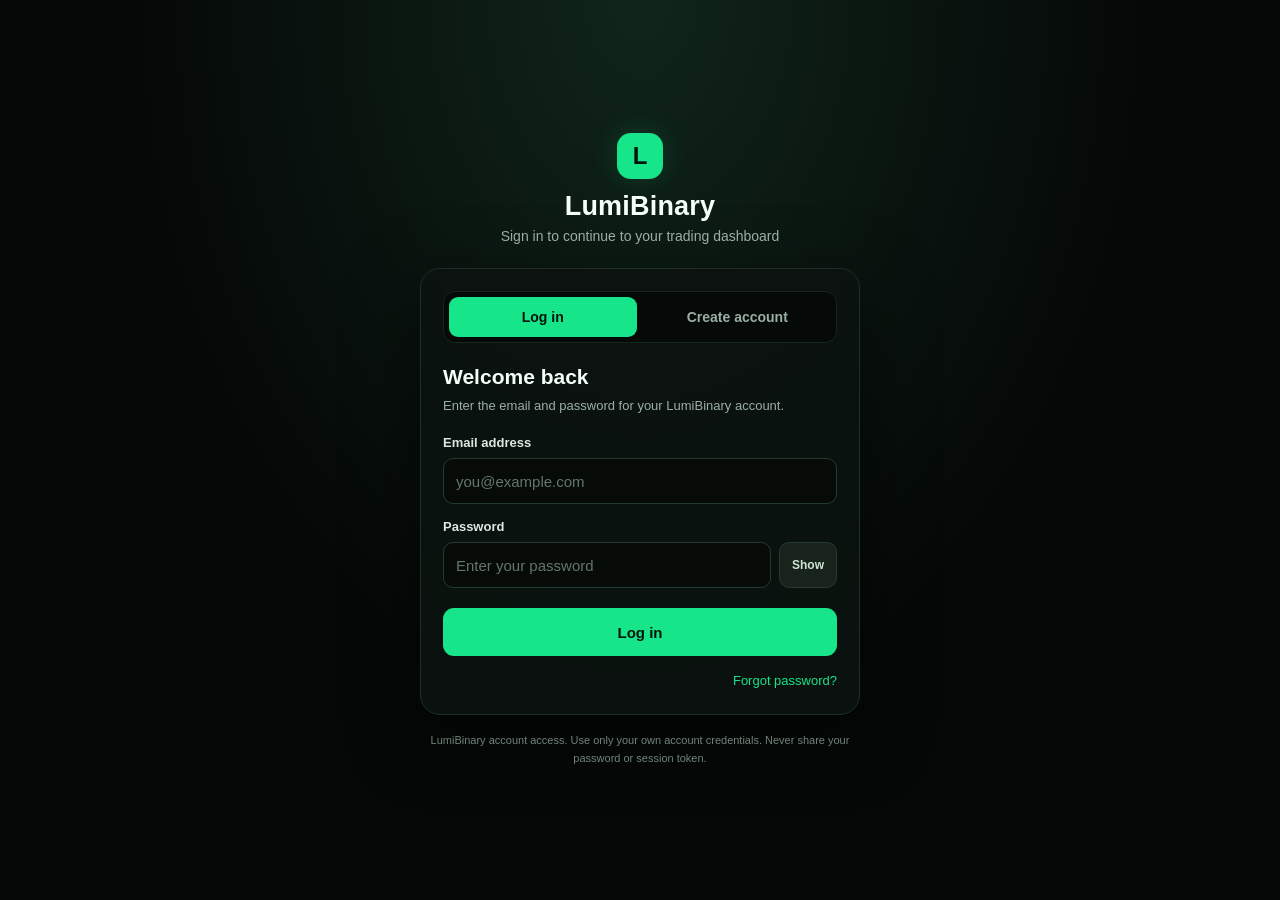
<file: admin.html>
<!DOCTYPE html>
<html lang="en">
<head>
<meta charset="UTF-8">
<meta name="viewport" content="width=device-width, initial-scale=1.0, viewport-fit=cover">
<meta name="theme-color" content="#050807">
<title>TradeZora — Admin Panel</title>
<style>
*{box-sizing:border-box}html,body{margin:0;padding:0;min-height:100%;font-family:Inter,system-ui,-apple-system,BlinkMacSystemFont,"Segoe UI",sans-serif;background:#050807;color:#edf7f2}body{padding-bottom:30px}button,input{font:inherit}button{cursor:pointer}a{text-decoration:none;color:inherit}:root{--bg:#050807;--panel:#09100d;--border:#173528;--green:#16e58a;--muted:#8f9b96;--red:#ff4f61}
.topbar{position:sticky;top:0;z-index:50;min-height:68px;padding:12px 16px;display:flex;align-items:center;justify-content:space-between;gap:12px;background:rgba(5,8,7,.96);border-bottom:1px solid var(--border);backdrop-filter:blur(12px)}.brand{display:flex;align-items:center;gap:10px}.logo{width:42px;height:42px;border:2px solid var(--green);border-radius:12px;display:grid;place-items:center;color:var(--green);font-weight:900}.brand strong{display:block;font-size:17px}.brand small{display:block;color:var(--muted);font-size:11px;margin-top:2px}.demo{border:1px solid #5d3b86;background:#211632;color:#d8b9ff;border-radius:999px;padding:6px 9px;font-size:10px;font-weight:800}.back{border:1px solid var(--border);background:var(--panel);border-radius:11px;padding:10px 12px;font-size:12px;font-weight:700}
.wrap{width:min(1100px,100%);margin:auto;padding:18px 14px}.hero{border:1px solid var(--border);background:#0b1712;border-radius:18px;padding:18px;margin-bottom:14px}.hero h1{margin:0 0 5px;font-size:25px}.hero p{margin:0;color:var(--muted);font-size:13px;line-height:1.5}.chip{display:inline-flex;margin-top:12px;padding:7px 10px;border-radius:999px;background:rgba(22,229,138,.09);border:1px solid rgba(22,229,138,.3);color:var(--green);font-size:11px;font-weight:800}.notice{border:1px solid #5b4b24;background:#17140b;color:#d9c98c;border-radius:14px;padding:12px 13px;margin-bottom:14px;font-size:12px;line-height:1.45}
.stats{display:grid;grid-template-columns:repeat(2,1fr);gap:10px;margin-bottom:16px}.stat{background:var(--panel);border:1px solid var(--border);border-radius:15px;padding:14px}.label{font-size:11px;color:var(--muted)}.value{font-size:22px;font-weight:900;margin-top:7px}.trade-won{color:var(--green)}.trade-lost{color:#ff9ba7}.stats[aria-label="Trade outcome totals"] .sub{line-height:1.45}.sub{font-size:10px;color:var(--muted);margin-top:4px}.nav{display:flex;gap:8px;overflow:auto;padding-bottom:8px;margin-bottom:12px;scrollbar-width:none}.nav::-webkit-scrollbar{display:none}.nav button{white-space:nowrap;border:1px solid var(--border);background:var(--panel);color:#cbd7d2;border-radius:10px;padding:10px 12px;font-size:12px;font-weight:700}.nav button.active{border-color:var(--green);background:rgba(22,229,138,.09);color:var(--green)}
.section{display:none;background:var(--panel);border:1px solid var(--border);border-radius:17px;padding:15px;margin-bottom:14px}.section.active{display:block}.head{display:flex;align-items:center;justify-content:space-between;gap:10px;margin-bottom:13px}.section h2{font-size:17px;margin:0}.head span{font-size:11px;color:var(--muted)}.search{width:100%;background:#060b09;color:#edf7f2;border:1px solid var(--border);border-radius:11px;padding:12px;outline:none;margin-bottom:12px}.empty{border:1px dashed #234536;border-radius:13px;padding:22px 14px;text-align:center;color:var(--muted);font-size:12px;line-height:1.5}.empty strong{display:block;color:#dce8e3;margin-bottom:5px}.grid{display:grid;grid-template-columns:1fr 1fr;gap:10px}.action{min-height:88px;text-align:left;background:#07100c;border:1px solid var(--border);border-radius:14px;padding:13px;color:#edf7f2}.action b{display:block;font-size:13px;margin-bottom:6px}.action span{font-size:10px;color:var(--muted);line-height:1.4}.profile{display:flex;align-items:center;gap:12px;padding:13px;border:1px solid var(--border);border-radius:14px;background:#07100c}.avatar{width:45px;height:45px;border-radius:50%;display:grid;place-items:center;background:rgba(22,229,138,.12);border:1px solid rgba(22,229,138,.35);color:var(--green);font-weight:900}.profile small{display:block;color:var(--muted);margin-top:3px;font-size:11px;word-break:break-all}.refresh{border:1px solid var(--border);background:#07100c;color:#dce8e3;border-radius:10px;padding:8px 10px;font-size:11px;font-weight:700}.status{margin-top:12px;padding:11px;border-radius:11px;font-size:11px;display:none}.status.ok{display:block;background:rgba(22,229,138,.08);border:1px solid rgba(22,229,138,.25);color:var(--green)}.status.error{display:block;background:rgba(255,79,97,.08);border:1px solid rgba(255,79,97,.25);color:#ff9ba7}.footer{padding:10px 4px;color:#62716a;font-size:10px;text-align:center} .kyc-tools{display:grid;grid-template-columns:1fr;gap:8px;margin-bottom:12px}.kyc-tools .search{margin:0}.kyc-list{display:grid;gap:12px}.kyc-card{border:1px solid var(--border);border-radius:14px;background:#07100c;padding:14px}.kyc-card-head{display:flex;align-items:flex-start;justify-content:space-between;gap:10px}.kyc-card h3{margin:0 0 5px;font-size:14px;overflow-wrap:anywhere}.kyc-card .email{color:var(--muted);font-size:11px;overflow-wrap:anywhere}.kyc-badge{display:inline-block;padding:6px 8px;border-radius:7px;font-size:9px;font-weight:900;background:#21190b;border:1px solid #594521;color:#ffc66d;white-space:nowrap}.kyc-badge.approved{background:#102019;border-color:#20543b;color:var(--green)}.kyc-badge.rejected{background:#211014;border-color:#5a2930;color:#ff9ba7}.kyc-details{display:grid;grid-template-columns:1fr 1fr;gap:9px;margin-top:13px}.kyc-detail{padding:9px;border:1px solid #14291e;border-radius:9px;min-width:0}.kyc-detail small{display:block;color:var(--muted);font-size:9px;margin-bottom:5px}.kyc-detail span{display:block;font-size:11px;overflow-wrap:anywhere;white-space:pre-wrap}.kyc-notes{margin-top:9px;padding:10px;border-radius:9px;background:#0a1510;color:#cbd7d2;font-size:11px;line-height:1.5;white-space:pre-wrap;overflow-wrap:anywhere}.kyc-actions{display:flex;gap:8px;margin-top:12px}.kyc-actions button{flex:1;border-radius:9px;padding:10px 8px;font-size:11px;font-weight:800;border:1px solid var(--border)}.approve-kyc{background:#10301f;border-color:#20543b!important;color:var(--green)}.reject-kyc{background:#2a1115;border-color:#5a2930!important;color:#ff9ba7}.kyc-actions button:disabled{opacity:.5;cursor:wait}@media(min-width:700px){.wrap{padding:24px 20px}.stats{grid-template-columns:repeat(4,1fr)}.grid{grid-template-columns:repeat(4,1fr)}.hero{padding:24px}.kyc-tools{grid-template-columns:180px 1fr auto}.kyc-card{padding:17px}}

/* Readable tabular wallet audit; horizontal scroll keeps all columns usable on phones. */
.wallet-table-wrap{width:100%;overflow-x:auto;border:1px solid var(--border);border-radius:12px;background:#07100c;-webkit-overflow-scrolling:touch}
.wallet-table{width:100%;min-width:980px;border-collapse:separate;border-spacing:0;font-size:11px;text-align:left}
.wallet-table th{position:sticky;top:0;z-index:1;background:#102018;color:#b9cbc2;font-size:10px;text-transform:uppercase;letter-spacing:.045em;font-weight:800;white-space:nowrap}
.wallet-table th,.wallet-table td{padding:11px 12px;border-bottom:1px solid #173528;vertical-align:top}
.wallet-table td{color:#e1ebe6;line-height:1.45}
.wallet-table tbody tr:last-child td{border-bottom:0}
.wallet-table tbody tr:hover{background:rgba(22,229,138,.045)}
.wallet-table .muted-cell{color:var(--muted)}
.wallet-table .money-cell{white-space:nowrap;font-variant-numeric:tabular-nums}
.wallet-table .positive{color:var(--green);font-weight:800}
.wallet-table .negative{color:#ff9ba7;font-weight:800}
.wallet-table .table-badge{display:inline-block;padding:4px 7px;border:1px solid var(--border);border-radius:6px;font-size:9px;font-weight:900;white-space:nowrap}
.wallet-table .table-badge.approved{color:var(--green);border-color:#20543b;background:#102019}
.wallet-table .table-badge.rejected{color:#ff9ba7;border-color:#5a2930;background:#211014}
.wallet-table .table-badge.warn{color:#ffc66d;border-color:#594521;background:#21190b}
.wallet-table .description-cell{min-width:190px;max-width:280px;white-space:normal;overflow-wrap:anywhere}
.wallet-table .account-cell{min-width:200px}
.wallet-table .reference-cell{min-width:150px;overflow-wrap:anywhere}
.wallet-table caption{text-align:left;padding:10px 12px;color:var(--muted);font-size:10px}
.wallet-table-toolbar{display:flex;gap:8px;align-items:center;justify-content:space-between;flex-wrap:wrap;margin:8px 0}
.wallet-table-count{font-size:10px;color:var(--muted)}
.wallet-trade-note{font-size:10px;color:var(--muted);line-height:1.45;margin:-3px 0 10px}

</style>
</head>
<body>
<header class="topbar"><div class="brand"><div class="logo">TZ</div><div><strong>TradeZora</strong><small>Administrator Console</small></div></div><div style="display:flex;align-items:center;gap:8px"><span class="demo">DEMO</span><a class="back" href="dashboard.html">← Trade</a></div></header>
<main class="wrap">
<section class="hero"><h1>Admin Panel</h1><p>Manage the TradeZora platform from one protected control centre.</p><span class="chip">◆ OWNER ADMIN</span></section>
<div class="notice"><strong>Important:</strong> win-rate controls apply only to trades settled by TradeZora's internal sandbox engine while MPESA_ENV=sandbox. They can control outcomes for trades funded by either the separate test wallet or the sandbox real-balance ledger. This does not control broker-connected production trades; production mode disables the sandbox trading endpoints.</div>
<section class="stats" aria-label="Trade outcome totals"><div class="stat"><div class="label">TOTAL TRADES WON</div><div class="value trade-won" id="totalTradesWon">—</div><div class="sub" id="totalTradesWonSub">Internal engine · all-time · loading</div></div><div class="stat"><div class="label">TOTAL TRADES LOST</div><div class="value trade-lost" id="totalTradesLost">—</div><div class="sub" id="totalTradesLostSub">Internal engine · all-time · loading</div></div></section>
<section class="stats"><div class="stat"><div class="label">TOTAL USERS</div><div class="value" id="totalUsers">—</div><div class="sub">Backend statistics</div></div><div class="stat"><div class="label">PENDING KYC</div><div class="value" id="pendingKyc">—</div><div class="sub">Backend statistics</div></div><div class="stat"><div class="label">DEPOSITS</div><div class="value" id="deposits">—</div><div class="sub">Backend statistics</div></div><div class="stat"><div class="label">WITHDRAWALS</div><div class="value" id="withdrawals">—</div><div class="sub">Backend statistics</div></div></section>
<nav class="nav"><button class="active" data-tab="overview">Overview</button><button data-tab="users">Users</button><button data-tab="kyc">KYC</button><button data-tab="deposits">Deposits</button><button data-tab="withdrawals">Withdrawals</button><button data-tab="trades">Trades</button><button data-tab="ledger">Ledger</button><button data-tab="settings">Settings</button></nav>
<section class="section active" id="overview"><div class="head"><h2>Overview</h2><button class="refresh" id="refreshBtn">Refresh</button></div><div class="profile"><div class="avatar" id="avatar">D</div><div><strong id="adminName">Checking admin session…</strong><small id="adminEmail">—</small></div></div><div class="grid" style="margin-top:12px"><button class="action" data-target="users"><b>👥 Users</b><span>View registered accounts, status and account information.</span></button><button class="action" data-target="kyc"><b>🪪 KYC</b><span>Review verification records when the KYC system is connected.</span></button><button class="action" data-target="deposits"><b>↓ Deposits</b><span>Monitor deposit requests and transaction records.</span></button><button class="action" data-target="withdrawals"><b>↑ Withdrawals</b><span>Monitor withdrawal requests and their status.</span></button><button class="action" data-target="trades"><b>📈 Trades</b><span>Review demo trade activity, outcomes and P/L.</span></button><button class="action" data-target="ledger"><b>▤ Ledger</b><span>Track balance movements and audit records.</span></button><button class="action" data-target="settings"><b>⚙ Settings</b><span>Platform controls and administrative configuration.</span></button></div><div id="sessionStatus" class="status"></div></section>
<section class="section" id="users"><div class="head"><h2>Users</h2><button class="refresh" id="refreshUsers">Refresh</button></div><input id="userSearch" class="search" placeholder="Search by name or email…"><div id="usersMessage" class="empty"><strong>Loading users…</strong></div><div id="usersList" class="kyc-list"></div></section>
<section class="section" id="kyc"><div class="head"><h2>KYC Applications</h2><button class="refresh" id="refreshKyc">Refresh</button></div><div class="kyc-tools"><select id="kycStatusFilter" class="search"><option value="">All statuses</option><option value="pending">Pending review</option><option value="initiating">Initiating</option><option value="processing">Processing</option><option value="payout_review">Needs reconciliation</option><option value="completed">Completed</option><option value="sandbox_completed">Sandbox completed</option><option value="failed">Failed/refunded</option><option value="approved">Legacy approved</option><option value="rejected">Rejected</option></select><input id="kycSearch" class="search" placeholder="Search name or email…"><button class="refresh" id="searchKyc">Search</button></div><div id="kycMessage" class="empty"><strong>Loading identity applications…</strong>Only owner-admin accounts can review applications.</div><div id="kycList" class="kyc-list"></div></section>
<section class="section" id="deposits"><div class="head"><h2>Deposits</h2><span>Transaction control</span></div><div class="empty"><strong>No live deposit processor is connected.</strong>Deposit requests and transaction statuses will populate this section after payment infrastructure is implemented.</div></section>
<section class="section" id="withdrawals">
  <div class="head"><h2>Withdrawals</h2><button class="refresh" id="refreshWithdrawals">Refresh</button></div>
  <div class="notice" style="margin-bottom:12px"><strong>IntaSend payouts:</strong> Approve &amp; send starts an M-Pesa B2C payout from the configured IntaSend wallet. With a test key, IntaSend uses its sandbox recipient and TradeZora restores the held balance after verified test completion. With a live key, real money is sent. Do not enable payouts until the correct environment and provider wallet are ready.</div>
  <select id="withdrawalStatusFilter" class="search" style="margin-bottom:12px">
    <option value="">All statuses</option><option value="pending">Pending</option><option value="approved">Approved</option><option value="rejected">Rejected</option>
  </select>
  <div id="withdrawalsMessage" class="empty"><strong>Loading withdrawals…</strong></div>
  <div id="withdrawalsList" class="kyc-list"></div>
</section>
<section class="section" id="trades"><div class="head"><h2>Trades</h2><button class="refresh" id="refreshTrades">Refresh</button></div><div class="notice" style="margin-bottom:12px"><strong>Demo records only:</strong> browser-simulated trades are recorded for audit and testing. They do not alter server balances. Real-account results are not adjustable and will appear here only after verified broker integration.</div><div id="tradesMessage" class="empty"><strong>Loading demo trade records…</strong></div><div id="tradesList" class="kyc-list"></div></section>
<section class="section" id="ledger">
  <div class="head"><h2>Real Wallet Audit</h2><button class="refresh" id="refreshLedger">Refresh audit</button></div>
  <div class="notice" style="margin-bottom:12px"><strong>Read-only owner audit.</strong> This section reads the server's real-money wallet balances and ledger. It does not edit balances or initiate deposits, withdrawals or trades. Sandbox/test activity is shown separately and is excluded from real-money totals.</div>
  <div class="stats" style="margin-bottom:12px">
    <div class="stat"><div class="label">TOTAL REAL-MONEY BALANCES</div><div class="value" id="walletTotalBalance">—</div><div class="sub">Sum of server-side user wallets</div></div>
    <div class="stat"><div class="label">FUNDED ACCOUNTS</div><div class="value" id="walletFundedAccounts">—</div><div class="sub">Accounts with a positive real balance</div></div>
    <div class="stat"><div class="label">BALANCE MISMATCHES</div><div class="value" id="walletBalanceMismatches">—</div><div class="sub">Latest ledger balance vs current wallet</div></div>
    <div class="stat"><div class="label">LEDGER CHAIN BREAKS</div><div class="value" id="walletChainBreaks">—</div><div class="sub">Adjacent real-ledger entries that do not join</div></div>
  </div>
  <div id="walletAuditStatus" class="status"></div>
  <h3 style="font-size:13px;margin:16px 0 9px">Recorded real-money activity</h3>
  <div class="kyc-details">
    <div class="kyc-detail"><small>Deposits credited (all time)</small><strong id="walletDepositsTotal">—</strong></div>
    <div class="kyc-detail"><small>Withdrawal requests reserved (all time)</small><strong id="walletWithdrawalsTotal">—</strong></div>
    <div class="kyc-detail"><small>Trade stakes reserved (all time)</small><strong id="walletTradeStakesTotal">—</strong></div>
    <div class="kyc-detail"><small>Trade payouts credited (all time)</small><strong id="walletTradePayoutsTotal">—</strong></div>
    <div class="kyc-detail"><small>Refunds credited (all time)</small><strong id="walletRefundsTotal">—</strong></div>
  </div>
  <h3 style="font-size:13px;margin:18px 0 9px">Wallet account reconciliation</h3>
  <input id="walletAccountSearch" class="search" placeholder="Search wallet by name, email or account ID…">
  <div id="walletAccountsMessage" class="empty"><strong>Load the audit to view wallet accounts.</strong></div>
  <div class="wallet-table-wrap" id="walletAccountsTableWrap" hidden>
    <table class="wallet-table"><thead><tr><th>Account</th><th>Current real balance</th><th>Latest ledger balance</th><th>Difference</th><th>Audit status</th><th>Wallet updated</th><th>Last ledger entry</th></tr></thead><tbody id="walletAccountsTable"></tbody></table>
  </div>
  <h3 style="font-size:13px;margin:18px 0 9px">Recent real-money ledger entries</h3>
  <input id="realLedgerSearch" class="search" placeholder="Filter real transactions by user, type, ID or reference…">
  <div class="wallet-table-toolbar"><span class="wallet-table-count" id="realLedgerCount">No statement loaded.</span></div>
  <div id="realLedgerMessage" class="empty"><strong>Real-money statement not loaded.</strong></div>
  <div class="wallet-table-wrap" id="realLedgerTableWrap" hidden>
    <table class="wallet-table"><thead><tr><th>Date</th><th>Transaction ID</th><th>User / account</th><th>Type</th><th>Recorded amount</th><th>Balance change</th><th>Balance before</th><th>Balance after</th><th>Reference</th><th>Description</th></tr></thead><tbody id="realLedgerTable"></tbody></table>
  </div>
  <h3 style="font-size:13px;margin:18px 0 9px">Real-balance-funded trade outcomes</h3>
  <p class="wallet-trade-note">Internal TradeZora engine records funded from users' real_balance wallet. These are sandbox-engine outcomes, not broker-confirmed executions.</p>
  <input id="realTradesSearch" class="search" placeholder="Filter trades by user, ID, contract or result…">
  <div class="wallet-table-toolbar"><span class="wallet-table-count" id="realTradesCount">No trade outcomes loaded.</span></div>
  <div id="realTradesMessage" class="empty"><strong>Real-balance-funded trade outcomes not loaded.</strong></div>
  <div class="wallet-table-wrap" id="realTradesTableWrap" hidden>
    <table class="wallet-table"><thead><tr><th>Opened</th><th>Trade ID</th><th>User / account</th><th>Contract</th><th>Barrier</th><th>Final digit</th><th>Stake</th><th>Outcome</th><th>Net P/L</th><th>Settled</th></tr></thead><tbody id="realTradesTable"></tbody></table>
  </div>
  <h3 style="font-size:13px;margin:18px 0 9px">Sandbox / Real Test ledger (not real-money)</h3>
  <input id="sandboxLedgerSearch" class="search" placeholder="Filter sandbox entries by user, type, ID or reference…">
  <div class="wallet-table-toolbar"><span class="wallet-table-count" id="sandboxLedgerCount">No sandbox statement loaded.</span></div>
  <div id="sandboxLedgerMessage" class="empty"><strong>Sandbox ledger not loaded.</strong></div>
  <div class="wallet-table-wrap" id="sandboxLedgerTableWrap" hidden>
    <table class="wallet-table"><thead><tr><th>Date</th><th>Transaction ID</th><th>User / account</th><th>Type</th><th>Recorded amount</th><th>Balance change</th><th>Balance before</th><th>Balance after</th><th>Reference</th><th>Description</th></tr></thead><tbody id="sandboxLedgerTable"></tbody></table>
  </div>
  <h3 style="font-size:13px;margin:18px 0 9px">Real Test-funded trade outcomes</h3>
  <p class="wallet-trade-note">These results use the separate non-withdrawable Real Test wallet and are excluded from real-money wallet totals.</p>
  <input id="sandboxTradesSearch" class="search" placeholder="Filter Real Test trades by user, ID, contract or result…">
  <div class="wallet-table-toolbar"><span class="wallet-table-count" id="sandboxTradesCount">No test trade outcomes loaded.</span></div>
  <div id="sandboxTradesMessage" class="empty"><strong>Real Test trade outcomes not loaded.</strong></div>
  <div class="wallet-table-wrap" id="sandboxTradesTableWrap" hidden>
    <table class="wallet-table"><thead><tr><th>Opened</th><th>Trade ID</th><th>User / account</th><th>Contract</th><th>Barrier</th><th>Final digit</th><th>Stake</th><th>Outcome</th><th>Net P/L</th><th>Settled</th></tr></thead><tbody id="sandboxTradesTable"></tbody></table>
  </div>
  <p style="font-size:10px;color:var(--muted);line-height:1.5;margin:12px 0 0">Reconciliation compares each account's current real_balance with its latest real-ledger balance_after and checks the sequence between ledger entries. Accounts with no ledger entries are reported as unverified, not automatically treated as mismatches. This is an operational check, not an independent financial audit.</p>
</section>
<section class="section" id="settings"><div class="head"><h2>Platform Settings</h2><span>Owner controls</span></div><div class="grid"><div class="action"><b>Platform mode</b><span>Standalone DEMO</span></div><div class="action"><b>Broker connection</b><span>Not connected</span></div><div class="action"><b>Payments</b><span>Not connected</span></div><div class="action"><b>Admin account</b><span>Owner-only access</span></div></div>
<div style="margin-top:16px;border:1px solid var(--border);border-radius:14px;padding:14px;background:#07100c">
<h3 style="margin:0 0 6px;font-size:15px">Sandbox trade outcome controls</h3><p style="font-size:11px;color:var(--muted);line-height:1.5;margin:0 0 12px">Set six contract win rates for all users. These rates apply to internal sandbox trades funded by either test funds or the sandbox real-balance ledger. Saving overwrites per-user rates for existing non-admin users; new users inherit platform defaults. This does not affect broker-connected production execution.</p>
<label style="display:flex;gap:9px;align-items:center;font-size:12px;margin-bottom:12px"><input id="outcomeControlEnabled" type="checkbox" checked> Enable sandbox win-rate control</label>
<div id="contractRateGrid" class="kyc-details"></div>
<div style="display:flex;gap:8px;flex-wrap:wrap;margin-top:12px"><button class="refresh" id="loadContractRates">Reload settings</button><button class="refresh" id="saveContractRates" style="border-color:var(--green);color:var(--green)">Apply rates to all users</button></div>
<div id="contractRateStatus" class="status"></div>
</div>
<div style="margin-top:16px;border:1px solid #594521;border-radius:14px;padding:14px;background:#100e08">
<h3 style="margin:0 0 6px;font-size:15px">Real Test Mode — sandbox only</h3>
<p style="font-size:11px;color:var(--muted);line-height:1.5;margin:0 0 12px">Separate persistent settings for simulated testing only. This panel does not enable broker execution and cannot change real-money trades, balances, payouts or the ledger.</p>
<label style="display:flex;gap:9px;align-items:center;font-size:12px;margin-bottom:12px"><input id="realTestOutcomeControlEnabled" type="checkbox"> Enable Real Test Mode outcome previews</label>
<div id="realTestContractRateGrid" class="kyc-details"></div>
<div style="display:flex;gap:8px;flex-wrap:wrap;margin-top:12px"><button class="refresh" id="loadRealTestContractRates">Reload test settings</button><button class="refresh" id="saveRealTestContractRates" style="border-color:#d9b95f;color:#d9b95f">Save test rates</button><button class="refresh" id="previewRealTestOutcomes">Run six previews</button></div>
<div id="realTestContractRateStatus" class="status"></div>
<div id="realTestPreviewResults" class="kyc-list" style="margin-top:10px"></div>
</div>
<div style="margin-top:16px;border:1px solid #425a8a;border-radius:14px;padding:14px;background:#0a101c">
<h3 style="margin:0 0 6px;font-size:15px;color:#9fbcff">Company-Funded Real Account Credits</h3>
<p style="font-size:11px;color:var(--muted);line-height:1.5;margin:0 0 12px">Grants update the same real-account balance used by internal-engine trades, deposits, and withdrawal requests. Only the unspent company-credit portion can be reversed; genuine deposits and other funds are protected. Grant only company liquidity that TradeZora is prepared to back. Amounts are limited to $10–$1,000 per action.</p>
<div class="kyc-details" style="align-items:end">
<div class="kyc-detail"><label for="realTestFundsActionAmount" style="display:block;font-size:11px;font-weight:800;margin-bottom:8px">Action amount (USD)</label><input id="realTestFundsActionAmount" type="number" min="10" max="1000" step="1" value="100" style="width:100%;max-width:200px;background:#060b09;color:#edf7f2;border:1px solid var(--border);border-radius:7px;padding:9px"></div>
<div class="kyc-detail"><small>Users with reversible credit</small><strong id="realTestFundsFundedUsers">—</strong></div>
<div class="kyc-detail"><small>Unspent company credit (reversible)</small><strong id="realTestFundsTotalBalance">$—</strong></div>
</div>
<div style="display:flex;gap:8px;flex-wrap:wrap;margin-top:12px"><button class="refresh" id="loadRealTestFundsSettings">Reload fund stats</button><button class="refresh" id="saveRealTestFundsSettings">Save action amount</button><button class="refresh" id="grantRealTestFundsAll" style="border-color:#86a8ff;color:#9fbcff">Grant to all users</button><button class="refresh" id="reverseRealTestFundsAll" style="border-color:#e7a5a5;color:#e7a5a5">Reverse from all users</button></div>
<div id="realTestFundsStatus" class="status"></div>
<p style="font-size:10px;color:var(--muted);line-height:1.5;margin:8px 0 0">Grant adds the selected amount to each non-admin user's shared real-account balance. Reversal is limited to the tracked unspent company-funded credit remaining for that user; deposited funds and other non-credit funds are not reversed.</p>
</div></section>
<div class="footer">TradeZora Admin Console • Protected owner area</div>
</main>
<script>
(()=>{
"use strict";
const API_BASE="https://tradezora-backend-1.onrender.com";
const ADMIN_EMAIL="davieswaweru123@gmail.com";
const $=s=>document.querySelector(s);
function showSection(id){document.querySelectorAll(".section").forEach(x=>x.classList.toggle("active",x.id===id));document.querySelectorAll(".nav button").forEach(x=>x.classList.toggle("active",x.dataset.tab===id));window.scrollTo({top:0,behavior:"smooth"});if(id==="ledger")loadLedger();}
document.querySelectorAll(".nav button").forEach(b=>b.addEventListener("click",()=>showSection(b.dataset.tab)));
document.querySelectorAll("[data-target]").forEach(b=>b.addEventListener("click",()=>showSection(b.dataset.target)));
const CONTRACT_TYPES=["EVEN","ODD","MATCH","DIFFER","OVER","UNDER"];
const defaultContractSettings=()=>Object.fromEntries(CONTRACT_TYPES.map(type=>[type,{enabled:true,target_win_rate:10}]));
function renderContractRates(settings){
 const grid=$("#contractRateGrid");
 grid.innerHTML=CONTRACT_TYPES.map(type=>{const item=settings[type]||{enabled:true,target_win_rate:10};return `<div class="kyc-detail"><label style="display:block;font-size:11px;margin-bottom:8px;font-weight:800">${type}</label><label style="display:flex;align-items:center;gap:6px;font-size:10px;color:var(--muted);margin-bottom:8px"><input type="checkbox" data-contract-enabled="${type}" ${item.enabled?"checked":""}> Enabled</label><div style="display:flex;align-items:center;gap:6px"><input type="number" min="0" max="100" step="1" value="${Math.max(0,Math.min(100,Number(item.target_win_rate??10)))}" data-contract-rate="${type}" style="width:78px;background:#060b09;color:#edf7f2;border:1px solid var(--border);border-radius:7px;padding:7px"><span style="font-size:11px">%</span></div></div>`}).join("");
}
function contractRateMessage(message,ok=false){const el=$("#contractRateStatus");el.textContent=message;el.className="status "+(ok?"ok":"error");}
async function loadContractRates(){
 const token=localStorage.getItem("tradezoraAuthToken");
 try{const r=await fetch(`${API_BASE}/api/admin/demo-contract-bulk-settings`,{headers:{Authorization:`Bearer ${token}`,Accept:"application/json"}});const data=await r.json().catch(()=>({}));if(!r.ok||!data.success)throw new Error(data.error||"Could not load settings.");renderContractRates(data.settings||defaultContractSettings());$("#outcomeControlEnabled").checked=Boolean(data.outcomeControlEnabled);contractRateMessage("Loaded global defaults for all users. Demo testing only.",true);}
 catch(e){renderContractRates(defaultContractSettings());contractRateMessage(e.message||"Could not load settings.");}
}
async function saveContractRates(){
 const settings={};
 for(const type of CONTRACT_TYPES){const input=document.querySelector(`[data-contract-rate="${type}"]`);const enabled=document.querySelector(`[data-contract-enabled="${type}"]`);const rate=Number(input?.value);if(!Number.isInteger(rate)||rate<0||rate>100){contractRateMessage(`${type}: enter a whole-number rate from 0 to 100.`);return;}settings[type]={enabled:Boolean(enabled?.checked),target_win_rate:rate};}
 const button=$("#saveContractRates");button.disabled=true;button.textContent="Saving…";
 try{const token=localStorage.getItem("tradezoraAuthToken");const r=await fetch(`${API_BASE}/api/admin/demo-contract-bulk-settings`,{method:"PUT",headers:{"Content-Type":"application/json",Authorization:`Bearer ${token}`,Accept:"application/json"},body:JSON.stringify({scope:"all",outcomeControlEnabled:$("#outcomeControlEnabled").checked,settings})});const data=await r.json().catch(()=>({}));if(!r.ok||!data.success)throw new Error(data.error||"Could not save settings.");contractRateMessage(`Saved six demo rates for ${Number(data.updatedUsers||0)} users.`,true);}
 catch(e){contractRateMessage(e.message||"Could not save settings.");}
 finally{button.disabled=false;button.textContent="Save six rates";}
}
$("#loadContractRates").addEventListener("click",loadContractRates);$("#saveContractRates").addEventListener("click",saveContractRates);

function defaultRealTestSettings(){return Object.fromEntries(CONTRACT_TYPES.map(type=>[type,{enabled:true,target_win_rate:10}]));}
function renderRealTestRates(settings){
 const grid=$("#realTestContractRateGrid");
 grid.innerHTML=CONTRACT_TYPES.map(type=>{const item=settings[type]||{enabled:true,target_win_rate:10};return `<div class="kyc-detail"><label style="display:block;font-size:11px;margin-bottom:8px;font-weight:800">${type}</label><label style="display:flex;align-items:center;gap:6px;font-size:10px;color:var(--muted);margin-bottom:8px"><input type="checkbox" data-real-test-enabled="${type}" ${item.enabled?"checked":""}> Enabled</label><div style="display:flex;align-items:center;gap:6px"><input type="number" min="0" max="100" step="1" value="${Math.max(0,Math.min(100,Number(item.target_win_rate??10)))}" data-real-test-rate="${type}" style="width:78px;background:#060b09;color:#edf7f2;border:1px solid var(--border);border-radius:7px;padding:7px"><span style="font-size:11px">%</span></div></div>`}).join("");
}
function realTestMessage(message,ok=false){const el=$("#realTestContractRateStatus");el.textContent=message;el.className="status "+(ok?"ok":"error");}
async function loadRealTestContractRates(){
 const token=localStorage.getItem("tradezoraAuthToken");
 try{const r=await fetch(`${API_BASE}/api/admin/real-test-contract-settings`,{headers:{Authorization:`Bearer ${token}`,Accept:"application/json"}});const data=await r.json().catch(()=>({}));if(!r.ok||!data.success)throw new Error(data.error||"Could not load Real Test Mode settings.");renderRealTestRates(data.settings||defaultRealTestSettings());$("#realTestOutcomeControlEnabled").checked=Boolean(data.outcomeControlEnabled);realTestMessage("Loaded saved Real Test Mode settings. Sandbox only; no real funds touched.",true);}
 catch(e){renderRealTestRates(defaultRealTestSettings());realTestMessage(e.message||"Could not load Real Test Mode settings.");}
}
async function saveRealTestContractRates(){
 const settings={};
 for(const type of CONTRACT_TYPES){const input=document.querySelector(`[data-real-test-rate="${type}"]`);const enabled=document.querySelector(`[data-real-test-enabled="${type}"]`);const rate=Number(input?.value);if(!Number.isInteger(rate)||rate<0||rate>100){realTestMessage(`${type}: enter a whole-number rate from 0 to 100.`);return;}settings[type]={enabled:Boolean(enabled?.checked),target_win_rate:rate};}
 const button=$("#saveRealTestContractRates");button.disabled=true;button.textContent="Saving…";
 try{const token=localStorage.getItem("tradezoraAuthToken");const r=await fetch(`${API_BASE}/api/admin/real-test-contract-settings`,{method:"PUT",headers:{"Content-Type":"application/json",Authorization:`Bearer ${token}`,Accept:"application/json"},body:JSON.stringify({outcomeControlEnabled:$("#realTestOutcomeControlEnabled").checked,settings})});const data=await r.json().catch(()=>({}));if(!r.ok||!data.success)throw new Error(data.error||"Could not save Real Test Mode settings.");realTestMessage("Saved all six Real Test Mode rates separately. Sandbox only.",true);}
 catch(e){realTestMessage(e.message||"Could not save Real Test Mode settings.");}
 finally{button.disabled=false;button.textContent="Save test rates";}
}
async function previewRealTestOutcomes(){
 const button=$("#previewRealTestOutcomes"),results=$("#realTestPreviewResults");button.disabled=true;button.textContent="Testing…";results.innerHTML="";
 const mapping={EVEN:"even",ODD:"even",MATCH:"match",DIFFER:"match",OVER:"over",UNDER:"over"};
 try{
  const token=localStorage.getItem("tradezoraAuthToken");const rows=[];
  for(const type of CONTRACT_TYPES){
   const r=await fetch(`${API_BASE}/api/admin/real-test-outcome-preview`,{method:"POST",headers:{"Content-Type":"application/json",Authorization:`Bearer ${token}`,Accept:"application/json"},body:JSON.stringify({mode:"real_test",contract:mapping[type],type,digit:5,naturalDigit:5})});
   const data=await r.json().catch(()=>({}));if(!r.ok||!data.success)throw new Error(`${type}: ${data.error||"Preview failed."}`);
   rows.push({type,data});
  }
  results.innerHTML=rows.map(({type,data})=>{const status=data.override?(data.win?"SIMULATED WIN":"SIMULATED LOSS"):"NATURAL DIGIT";return `<article class="kyc-card"><div class="kyc-card-head"><div><h3>${type} · ${status}</h3><div class="email">Final digit: ${escapeHtml(data.finalDigit)} · Target: ${data.targetWinRate===undefined?"—":escapeHtml(data.targetWinRate)+"%"}</div></div><span class="kyc-badge">SANDBOX</span></div></article>`;}).join("");
  realTestMessage("Six sandbox previews completed. No trades, balances, payouts or ledger records were changed.",true);
 }catch(e){realTestMessage(e.message||"Could not run Real Test Mode previews.");}
 finally{button.disabled=false;button.textContent="Run six previews";}
}
$("#loadRealTestContractRates").addEventListener("click",loadRealTestContractRates);
$("#saveRealTestContractRates").addEventListener("click",saveRealTestContractRates);
$("#previewRealTestOutcomes").addEventListener("click",previewRealTestOutcomes);

function realTestFundsStatus(message,ok=false){const el=$("#realTestFundsStatus");if(!el)return;el.textContent=message;el.className="status "+(ok?"ok":"error");}
function readRealTestFundsAmount(selector){const el=$(selector);const amount=Number(el?.value);if(!Number.isInteger(amount)||amount<10||amount>1000){return null;}return amount;}
async function loadRealTestFundsSettings(){
 const token=localStorage.getItem("tradezoraAuthToken");
 try{const r=await fetch(`${API_BASE}/api/admin/real-test-funds/settings`,{headers:{Authorization:`Bearer ${token}`,Accept:"application/json"}});const data=await r.json().catch(()=>({}));if(!r.ok||!data.success)throw new Error(data.error||"Could not load Real Test Funds stats.");$("#realTestFundsActionAmount").value=Number(data.settings?.actionAmountUsd??100);$("#realTestFundsFundedUsers").textContent=Number(data.totals?.fundedUsers??0).toLocaleString();$("#realTestFundsTotalBalance").textContent="$"+Number(data.totals?.totalBalanceUsd??0).toLocaleString(undefined,{minimumFractionDigits:2,maximumFractionDigits:2});realTestFundsStatus("Loaded the remaining reversible company-credit totals from shared real accounts.",true);}
 catch(e){realTestFundsStatus(e.message||"Could not load Real Test Funds.");}
}
async function saveRealTestFundsSettings(){
 const amount=readRealTestFundsAmount("#realTestFundsActionAmount");if(amount===null){realTestFundsStatus("Enter a whole USD amount from $10 to $1,000.");return;}
 try{const token=localStorage.getItem("tradezoraAuthToken");const r=await fetch(`${API_BASE}/api/admin/real-test-funds/settings`,{method:"PUT",headers:{"Content-Type":"application/json",Authorization:`Bearer ${token}`,Accept:"application/json"},body:JSON.stringify({actionAmountUsd:amount})});const data=await r.json().catch(()=>({}));if(!r.ok||!data.success)throw new Error(data.error||"Could not save the action amount.");realTestFundsStatus(`Saved $${amount} as the default company-credit action amount.`,true);}
 catch(e){realTestFundsStatus(e.message||"Could not save the amount.");}
}
async function operateAllRealTestFunds(action){
 const amount=readRealTestFundsAmount("#realTestFundsActionAmount");if(amount===null){realTestFundsStatus("Enter a whole USD amount from $10 to $1,000.");return;}
 const reverse=action==="reverse-all";const warning=reverse?`Reverse up to $${amount} from each non-admin user's unspent company-funded credit? Deposits and other funds are protected.`:`Grant $${amount} in company-funded credit to every non-admin user's shared real account? Only grant funds backed by available TradeZora liquidity.`;
 if(!window.confirm(warning))return;
 try{const token=localStorage.getItem("tradezoraAuthToken");const r=await fetch(`${API_BASE}/api/admin/real-test-funds/${action}`,{method:"POST",headers:{"Content-Type":"application/json",Authorization:`Bearer ${token}`,Accept:"application/json"},body:JSON.stringify({amountUsd:amount})});const data=await r.json().catch(()=>({}));if(!r.ok||!data.success)throw new Error(data.error||"Company-fund operation failed.");if(reverse)realTestFundsStatus(`Reversed $${Number(data.totalReversedUsd||0).toFixed(2)} of unspent company credit across ${Number(data.usersReversed||0)} users. Other funds were protected.`,true);else realTestFundsStatus(`Credited $${amount.toFixed(2)} each to ${Number(data.usersCredited||0)} users; total company credit $${Number(data.totalGrantedUsd||0).toFixed(2)}.`,true);await loadRealTestFundsSettings();}
 catch(e){realTestFundsStatus(e.message||"Company-fund operation failed.");}
}
$("#loadRealTestFundsSettings").addEventListener("click",loadRealTestFundsSettings);
$("#saveRealTestFundsSettings").addEventListener("click",saveRealTestFundsSettings);
$("#grantRealTestFundsAll").addEventListener("click",()=>operateAllRealTestFunds("grant-all"));
$("#reverseRealTestFundsAll").addEventListener("click",()=>operateAllRealTestFunds("reverse-all"));

const walletMoney=value=>new Intl.NumberFormat("en-US",{style:"currency",currency:"USD"}).format(Number(value||0));
let walletAuditData={accounts:[],ledger:[],sandbox_ledger:[],real_balance_trades:[],sandbox_trades:[]};
function walletAuditStatus(message,ok=false){const el=$("#walletAuditStatus");el.textContent=message;el.className="status "+(ok?"ok":"error");}
function walletEntryDelta(row){if(row.balance_before===null||row.balance_before===undefined||row.balance_after===null||row.balance_after===undefined)return null;return Number(row.balance_after)-Number(row.balance_before);}
function walletStatusBadge(state){
 const label=state==="matched"?"MATCHED":state==="mismatch"?"MISMATCH":"NO LEDGER";
 const cls=state==="matched"?"approved":state==="mismatch"?"rejected":"warn";
 return `<span class="table-badge ${cls}">${label}</span>`;
}
function renderWalletAccounts(){
 const search=$("#walletAccountSearch").value.trim().toLowerCase();
 const rows=walletAuditData.accounts.filter(a=>`${a.name||""} ${a.email||""} ${a.id||""}`.toLowerCase().includes(search));
 const message=$("#walletAccountsMessage"),wrap=$("#walletAccountsTableWrap"),body=$("#walletAccountsTable");body.innerHTML="";
 if(!rows.length){wrap.hidden=true;message.style.display="block";message.innerHTML="<strong>No wallet accounts match this search.</strong>";return;}
 message.style.display="none";wrap.hidden=false;
 body.innerHTML=rows.map(a=>{
  const current=Number(a.real_balance||0),latest=a.latest_ledger_balance==null?null:Number(a.latest_ledger_balance);
  const difference=latest==null?null:current-latest;
  const diffText=difference==null?"—":(difference>0?"+":"")+walletMoney(difference);
  const diffClass=difference==null?"muted-cell":Math.abs(difference)>0.005?(difference>0?"positive":"negative"):"positive";
  const account=`<strong>${escapeHtml(a.name||"Unnamed user")}</strong><br><span class="muted-cell">${escapeHtml(a.email||"")}</span><br><span class="muted-cell">#${escapeHtml(a.id)}</span>`;
  return `<tr><td class="account-cell">${account}</td><td class="money-cell">${escapeHtml(walletMoney(current))}</td><td class="money-cell">${latest==null?'<span class="muted-cell">No ledger entry</span>':escapeHtml(walletMoney(latest))}</td><td class="money-cell ${diffClass}">${escapeHtml(diffText)}</td><td>${walletStatusBadge(a.ledger_status||"unverified")}</td><td>${escapeHtml(formatKycDate(a.updated_at))}</td><td>${escapeHtml(formatKycDate(a.latest_ledger_at))}</td></tr>`;
 }).join("");
}
function renderWalletEntries(which){
 const isSandbox=which==="sandbox";
 const rows=isSandbox?walletAuditData.sandbox_ledger:walletAuditData.ledger;
 const search=$(isSandbox?"#sandboxLedgerSearch":"#realLedgerSearch").value.trim().toLowerCase();
 const filtered=rows.filter(row=>`${row.id??""} ${row.user_name||""} ${row.user_email||""} ${row.user_id??""} ${row.type||""} ${row.reference_type||""} ${row.reference_id??""} ${row.description||""}`.toLowerCase().includes(search));
 const message=$(isSandbox?"#sandboxLedgerMessage":"#realLedgerMessage");
 const wrap=$(isSandbox?"#sandboxLedgerTableWrap":"#realLedgerTableWrap");
 const body=$(isSandbox?"#sandboxLedgerTable":"#realLedgerTable");
 const count=$(isSandbox?"#sandboxLedgerCount":"#realLedgerCount");
 body.innerHTML="";count.textContent=`Showing ${filtered.length.toLocaleString()} of ${rows.length.toLocaleString()} ${isSandbox?"sandbox":"real-money"} entries`;
 if(!filtered.length){wrap.hidden=true;message.style.display="block";message.innerHTML=isSandbox?"<strong>No sandbox ledger entries match this filter.</strong>":"<strong>No real-money ledger entries match this filter.</strong>";return;}
 message.style.display="none";wrap.hidden=false;
 body.innerHTML=filtered.map(row=>{
  const delta=walletEntryDelta(row);
  const deltaText=delta===null?"—":(delta>0?"+":"")+walletMoney(delta);
  const deltaClass=delta===null?"muted-cell":delta>0?"positive":delta<0?"negative":"muted-cell";
  const ref=`${row.reference_type||"—"}${row.reference_id==null?"":" · "+row.reference_id}`;
  const who=`<strong>${escapeHtml(row.user_name||"User")}</strong><br><span class="muted-cell">${escapeHtml(row.user_email||"")}</span><br><span class="muted-cell">#${escapeHtml(row.user_id??"—")}</span>`;
  const type=String(row.type||"ledger entry").replaceAll("_"," ").toUpperCase();
  return `<tr><td>${escapeHtml(formatKycDate(row.created_at))}</td><td class="muted-cell">#${escapeHtml(row.id??"—")}</td><td class="account-cell">${who}</td><td><span class="table-badge ${isSandbox?"warn":"approved"}">${escapeHtml(type)}</span></td><td class="money-cell">${row.amount==null?"—":escapeHtml(walletMoney(row.amount))}</td><td class="money-cell ${deltaClass}">${escapeHtml(deltaText)}</td><td class="money-cell">${row.balance_before==null?"—":escapeHtml(walletMoney(row.balance_before))}</td><td class="money-cell">${row.balance_after==null?"—":escapeHtml(walletMoney(row.balance_after))}</td><td class="reference-cell">${escapeHtml(ref)}</td><td class="description-cell">${escapeHtml(row.description||"—")}</td></tr>`;
 }).join("");
}
function renderWalletTrades(which){
 const isSandbox=which==="sandbox";
 const rows=isSandbox?walletAuditData.sandbox_trades:walletAuditData.real_balance_trades;
 const search=$(isSandbox?"#sandboxTradesSearch":"#realTradesSearch").value.trim().toLowerCase();
 const message=$(isSandbox?"#sandboxTradesMessage":"#realTradesMessage");
 const wrap=$(isSandbox?"#sandboxTradesTableWrap":"#realTradesTableWrap");
 const body=$(isSandbox?"#sandboxTradesTable":"#realTradesTable");
 const count=$(isSandbox?"#sandboxTradesCount":"#realTradesCount");
 const outcomeOf=t=>{
  const status=String(t.status||"").toLowerCase();
  if(status==="settled"&&t.won===true)return {label:"WON",cls:"approved",pnl:Number(t.profit??0)};
  if(status==="settled"&&t.won===false)return {label:"LOST",cls:"rejected",pnl:-Number(t.stake||0)};
  if(status==="cancelled")return {label:"UNSETTLED / REFUNDED",cls:"warn",pnl:null};
  if(status==="open")return {label:"OPEN",cls:"warn",pnl:null};
  return {label:status?status.toUpperCase():"UNKNOWN",cls:"warn",pnl:null};
 };
 const filtered=rows.filter(t=>{
  const outcome=outcomeOf(t).label;
  return `${t.id??""} ${t.user_name||""} ${t.user_email||""} ${t.user_id??""} ${t.trade_type||""} ${t.contract_type||""} ${t.barrier_digit??""} ${t.final_digit??""} ${outcome} ${t.status||""}`.toLowerCase().includes(search);
 });
 const wins=filtered.filter(t=>outcomeOf(t).label==="WON").length;
 const losses=filtered.filter(t=>outcomeOf(t).label==="LOST").length;
 const open=filtered.filter(t=>outcomeOf(t).label==="OPEN").length;
 const unsettled=filtered.filter(t=>outcomeOf(t).label==="UNSETTLED / REFUNDED").length;
 count.textContent=`Showing ${filtered.length.toLocaleString()} of ${rows.length.toLocaleString()} · ${wins} won · ${losses} lost · ${open} open · ${unsettled} unsettled`;
 body.innerHTML="";
 if(!filtered.length){wrap.hidden=true;message.style.display="block";message.innerHTML=isSandbox?"<strong>No Real Test trade outcomes match this filter.</strong>":"<strong>No real-balance-funded trade outcomes match this filter.</strong>";return;}
 message.style.display="none";wrap.hidden=false;
 body.innerHTML=filtered.map(t=>{
  const outcome=outcomeOf(t);
  const account=`<strong>${escapeHtml(t.user_name||"User")}</strong><br><span class="muted-cell">${escapeHtml(t.user_email||"")}</span><br><span class="muted-cell">#${escapeHtml(t.user_id??"—")}</span>`;
  const contract=`${String(t.trade_type||"Trade").toUpperCase()} <span class="muted-cell">(${escapeHtml(t.contract_type||"—")})</span>`;
  const pnlText=outcome.pnl===null?"—":(outcome.pnl>0?"+":"")+walletMoney(outcome.pnl);
  const pnlClass=outcome.pnl===null?"muted-cell":outcome.pnl>0?"positive":outcome.pnl<0?"negative":"muted-cell";
  return `<tr><td>${escapeHtml(formatKycDate(t.opened_at))}</td><td class="muted-cell">#${escapeHtml(t.id??"—")}</td><td class="account-cell">${account}</td><td>${contract}</td><td>${t.barrier_digit==null?"—":escapeHtml(t.barrier_digit)}</td><td>${t.final_digit==null?"—":escapeHtml(t.final_digit)}</td><td class="money-cell">${t.stake==null?"—":escapeHtml(walletMoney(t.stake))}</td><td><span class="table-badge ${outcome.cls}">${outcome.label}</span></td><td class="money-cell ${pnlClass}">${escapeHtml(pnlText)}</td><td>${escapeHtml(formatKycDate(t.settled_at))}</td></tr>`;
 }).join("");
}

async function loadLedger(){
 const button=$("#refreshLedger");if(button){button.disabled=true;button.textContent="Checking…";}
 walletAuditStatus("Loading real wallet balances and ledger reconciliation…");
 try{
  const token=localStorage.getItem("tradezoraAuthToken");if(!token)throw new Error("Admin login is required.");
  const response=await fetch(`${API_BASE}/api/admin/ledger?limit=200`,{headers:{Authorization:`Bearer ${token}`,Accept:"application/json"},cache:"no-store"});
  const data=await response.json().catch(()=>({}));if(!response.ok||!data.success)throw new Error(data.error||`Wallet audit failed (HTTP ${response.status}).`);
  walletAuditData={accounts:Array.isArray(data.wallet_accounts)?data.wallet_accounts:[],ledger:Array.isArray(data.ledger)?data.ledger:[],sandbox_ledger:Array.isArray(data.sandbox_ledger)?data.sandbox_ledger:[],real_balance_trades:Array.isArray(data.real_balance_trades)?data.real_balance_trades:[],sandbox_trades:Array.isArray(data.sandbox_trades)?data.sandbox_trades:[]};
  const summary=data.wallet_summary||{},activity=data.activity_totals||{};
  $("#walletTotalBalance").textContent=walletMoney(summary.total_real_balance_usd);
  $("#walletFundedAccounts").textContent=Number(summary.funded_accounts||0).toLocaleString();
  $("#walletBalanceMismatches").textContent=Number(summary.current_balance_mismatches||0).toLocaleString();
  $("#walletChainBreaks").textContent=Number(summary.ledger_chain_breaks||0).toLocaleString();
  $("#walletDepositsTotal").textContent=walletMoney(activity.deposits_usd);
  $("#walletWithdrawalsTotal").textContent=walletMoney(activity.withdrawals_reserved_usd);
  $("#walletTradeStakesTotal").textContent=walletMoney(activity.trade_stakes_reserved_usd);
  $("#walletTradePayoutsTotal").textContent=walletMoney(activity.trade_payouts_usd);
  $("#walletRefundsTotal").textContent=walletMoney(activity.refunds_usd);
  const issues=Number(summary.current_balance_mismatches||0)+Number(summary.ledger_chain_breaks||0);
  const noLedger=Number(summary.accounts_without_ledger||0);
  walletAuditStatus(issues?`ATTENTION: ${Number(summary.current_balance_mismatches||0)} current-balance mismatch(es) and ${Number(summary.ledger_chain_breaks||0)} ledger chain break(s) found. Pause balance-changing operations for affected accounts until reviewed.`:`Reconciliation passed for recorded ledger activity. ${noLedger} account(s) have no ledger entries and are shown as unverified, not as mismatches.`,!issues);
  renderWalletAccounts();renderWalletEntries("real");renderWalletEntries("sandbox");renderWalletTrades("real");renderWalletTrades("sandbox");
 }catch(error){walletAuditStatus(error.message||"Could not load wallet audit.");$("#walletAccountsMessage").innerHTML=`<strong>${escapeHtml(error.message||"Wallet audit unavailable.")}</strong>`;$("#realLedgerMessage").innerHTML="<strong>Real-money ledger unavailable.</strong>";$("#sandboxLedgerMessage").innerHTML="<strong>Sandbox ledger unavailable.</strong>";}
 finally{if(button){button.disabled=false;button.textContent="Refresh audit";}}
}
$("#refreshLedger").addEventListener("click",loadLedger);
$("#walletAccountSearch").addEventListener("input",renderWalletAccounts);
$("#realLedgerSearch").addEventListener("input",()=>renderWalletEntries("real"));
$("#sandboxLedgerSearch").addEventListener("input",()=>renderWalletEntries("sandbox"));
$("#realTradesSearch").addEventListener("input",()=>renderWalletTrades("real"));
$("#sandboxTradesSearch").addEventListener("input",()=>renderWalletTrades("sandbox"));

async function verifyAdmin(){
 const token=localStorage.getItem("tradezoraAuthToken");
 if(!token){location.href="auth.html";return}
 try{
  const r=await fetch(`${API_BASE}/api/admin/me`,{headers:{Authorization:`Bearer ${token}`,Accept:"application/json"}});
  if(!r.ok)throw new Error("Admin authorization failed.");
  const data=await r.json();
  const admin=data.admin||data.user||data.account||data;
  const email=String(admin.email||"").trim().toLowerCase();
  if(email!==ADMIN_EMAIL)throw new Error("This account is not authorized.");
  const name=String(admin.name||"Davies").trim()||"Davies";
  $("#adminName").textContent=name;$("#adminEmail").textContent=email;$("#avatar").textContent=name.charAt(0).toUpperCase();
  $("#sessionStatus").textContent="Admin authorization verified.";$("#sessionStatus").className="status ok";
 }catch(e){console.error(e);$("#sessionStatus").textContent="Admin authorization failed. Returning to dashboard.";$("#sessionStatus").className="status error";setTimeout(()=>location.href="dashboard.html",1200)}
}

function escapeHtml(value){return String(value??"").replace(/[&<>"']/g,ch=>({"&":"&amp;","<":"&lt;",">":"&gt;",'"':"&quot;","'":"&#39;"}[ch]));}

async function loadStats(){
 const token=localStorage.getItem("tradezoraAuthToken");if(!token)return;
 try{
  const r=await fetch(`${API_BASE}/api/admin/stats`,{headers:{Authorization:`Bearer ${token}`,Accept:"application/json"}});
  const data=await r.json().catch(()=>({}));if(!r.ok||!data.success)throw new Error(data.error||"Could not load statistics.");
  const s=data.stats||{};
  $("#totalUsers").textContent=Number(s.total_users??0).toLocaleString();
  $("#pendingKyc").textContent=Number(s.pending_kyc??0).toLocaleString();
  $("#deposits").textContent=Number(s.pending_deposits??0).toLocaleString();
  $("#withdrawals").textContent=Number(s.pending_withdrawals??0).toLocaleString();
 }catch(e){console.error("Load admin statistics:",e);["#totalUsers","#pendingKyc","#deposits","#withdrawals"].forEach(id=>$(id).textContent="—");$("#sessionStatus").textContent="Statistics failed to load: "+(e.message||"request failed");$("#sessionStatus").className="status error";}
}
async function loadTradeOutcomeTotals(){
 const wonEl=$("#totalTradesWon"),lostEl=$("#totalTradesLost");
 if(!wonEl||!lostEl)return;
 wonEl.textContent="—";lostEl.textContent="—";
 $("#totalTradesWonSub").textContent="Internal engine · all-time · loading";
 $("#totalTradesLostSub").textContent="Internal engine · all-time · loading";
 try{
  const token=localStorage.getItem("tradezoraAuthToken");
  if(!token)throw new Error("Admin login is required.");
  const r=await fetch(`${API_BASE}/api/admin/trade-outcome-totals`,{headers:{Authorization:`Bearer ${token}`,Accept:"application/json"},cache:"no-store"});
  const data=await r.json().catch(()=>({}));
  if(!r.ok||!data.success)throw new Error(data.error||`Trade totals unavailable (HTTP ${r.status}).`);
  const t=data.totals||{};
  wonEl.textContent=Number(t.total_won||0).toLocaleString();
  lostEl.textContent=Number(t.total_lost||0).toLocaleString();
  $("#totalTradesWonSub").textContent=`Internal engine · Real wallet: ${Number(t.real_won||0).toLocaleString()} · Real Test: ${Number(t.test_won||0).toLocaleString()}`;
  $("#totalTradesLostSub").textContent=`Internal engine · Real wallet: ${Number(t.real_lost||0).toLocaleString()} · Real Test: ${Number(t.test_lost||0).toLocaleString()}`;
 }catch(e){
  $("#totalTradesWonSub").textContent="Could not load internal-engine results";
  $("#totalTradesLostSub").textContent=e.message||"Could not load internal-engine results";
  console.error("Load top trade outcome totals:",e);
 }
}

async function loadUsers(){
 const token=localStorage.getItem("tradezoraAuthToken");if(!token){location.href="auth.html";return;}
 const message=$("#usersMessage"),list=$("#usersList");if(!message||!list)return;
 message.style.display="block";message.innerHTML="<strong>Loading users…</strong>";list.innerHTML="";
 const search=$("#userSearch").value.trim(),params=new URLSearchParams({limit:"100"});if(search)params.set("search",search);
 try{
  const r=await fetch(`${API_BASE}/api/admin/users?${params.toString()}`,{headers:{Authorization:`Bearer ${token}`,Accept:"application/json"}});
  const data=await r.json().catch(()=>({}));if(!r.ok||!data.success)throw new Error(data.error||"Could not load users.");
  const rows=Array.isArray(data.users)?data.users:[];
  if(!rows.length){message.innerHTML="<strong>No users found.</strong>";return;}
  message.style.display="none";
  list.innerHTML=rows.map(u=>{const id=Number(u.id);const isAdmin=String(u.role||"user").toLowerCase()==="admin";return `<article class="kyc-card"><div class="kyc-card-head"><div><h3>${escapeHtml(u.name||"Unnamed user")}</h3><div class="email">${escapeHtml(u.email||"")}</div></div><span class="kyc-badge ${String(u.status||"active").toLowerCase()==="active"?"approved":""}">${escapeHtml(String(u.status||"unknown").toUpperCase())}</span></div><div class="kyc-details"><div class="kyc-detail"><small>User ID</small><span>${escapeHtml(u.id??"—")}</span></div><div class="kyc-detail"><small>Role</small><span>${escapeHtml(u.role||"user")}</span></div><div class="kyc-detail"><small>Demo balance</small><span>$${Number(u.balance??0).toLocaleString(undefined,{minimumFractionDigits:2,maximumFractionDigits:2})}</span></div><div class="kyc-detail"><small>Registered</small><span>${escapeHtml(formatKycDate(u.created_at))}</span></div><div class="kyc-detail"><small>KYC</small><span>${escapeHtml(u.kyc_status||"pending")}</span></div></div><div style="display:flex;gap:8px;align-items:center;flex-wrap:wrap;margin-top:12px"><button class="refresh" ${isAdmin?'disabled title="Admin accounts are not included in user outcome controls"':`data-open-user-contract-rates="${id}"`}>Configure six demo rates</button><button class="refresh" ${isAdmin?'disabled title="Admin accounts are not included in user outcome controls"':`data-open-user-real-test="${id}"`} style="border-color:#d9b95f;color:#d9b95f">Real Test Mode — sandbox only</button><button class="refresh" ${isAdmin?'disabled title="Admin accounts cannot receive company-funded credits"':`data-open-user-real-test-funds="${id}"`} style="border-color:#9fbcff;color:#9fbcff">Manage Real Account Funds</button><span style="font-size:11px;color:var(--muted)">EVEN · ODD · MATCH · DIFFER · OVER · UNDER</span></div><div id="userContractEditor-${id}" style="display:none;margin-top:12px;border:1px solid var(--border);border-radius:12px;padding:12px;background:#07100c"><div data-user-contract-grid="${id}" class="kyc-details"></div><div style="display:flex;gap:8px;align-items:center;flex-wrap:wrap;margin-top:10px"><button class="refresh" data-save-user-contract-rates="${id}">Save six user rates</button><span id="userContractStatus-${id}" class="status" style="margin:0"></span></div><p style="font-size:10px;color:var(--muted);margin:8px 0 0">Applies to this user's internal sandbox trades funded by test funds or the sandbox real-balance ledger. It does not affect broker-connected production execution.</p></div><div id="userRealTestEditor-${id}" style="display:none;margin-top:12px;border:1px solid #594521;border-radius:12px;padding:12px;background:#100e08"><h4 style="margin:0 0 6px;font-size:13px;color:#d9b95f">Real Test Mode — sandbox only</h4><p style="font-size:10px;color:var(--muted);line-height:1.5;margin:0 0 10px">Per-user test rates are stored separately from Demo Mode. Preview only: this does not create a trade or change real funds.</p><label style="display:flex;gap:8px;align-items:center;font-size:11px;margin-bottom:10px"><input type="checkbox" data-user-real-test-master="${id}"> Enable this user's sandbox previews</label><div data-user-real-test-grid="${id}" class="kyc-details"></div><div style="display:flex;gap:8px;align-items:center;flex-wrap:wrap;margin-top:10px"><button class="refresh" data-save-user-real-test="${id}" style="border-color:#d9b95f;color:#d9b95f">Save per-user test rates</button><button class="refresh" data-preview-user-real-test="${id}">Run six previews</button></div><div id="userRealTestStatus-${id}" class="status"></div><div data-user-real-test-results="${id}" class="kyc-list" style="margin-top:10px"></div></div><div id="userRealTestFundsEditor-${id}" style="display:none;margin-top:12px;border:1px solid #425a8a;border-radius:12px;padding:12px;background:#0a101c"><h4 style="margin:0 0 6px;font-size:13px;color:#9fbcff">Shared Real Account Funds</h4><p style="font-size:10px;color:var(--muted);line-height:1.5;margin:0 0 10px">This is the same balance used by real-account trading, deposits, and withdrawals. Reversals only remove the unspent company-funded credit portion; deposited funds are protected.</p><div class="kyc-details"><div class="kyc-detail"><small>Current real-account balance</small><strong data-user-real-test-funds-balance="${id}">$0.00</strong></div><div class="kyc-detail"><label style="display:block;font-size:11px;font-weight:800;margin-bottom:8px">Action amount (USD)</label><input type="number" min="10" max="1000" step="1" value="100" data-user-real-test-funds-amount="${id}" style="width:100%;max-width:180px;background:#060b09;color:#edf7f2;border:1px solid var(--border);border-radius:7px;padding:8px"></div></div><div style="display:flex;gap:8px;flex-wrap:wrap;margin-top:10px"><button class="refresh" data-grant-user-real-test-funds="${id}" style="border-color:#9fbcff;color:#9fbcff">Grant test funds</button><button class="refresh" data-reverse-user-real-test-funds="${id}" style="border-color:#e7a5a5;color:#e7a5a5">Reverse test funds</button></div><div id="userRealTestFundsStatus-${id}" class="status"></div><div data-user-real-test-funds-history="${id}" class="kyc-list" style="margin-top:10px"></div></div></article>`;}).join(" ");
 }catch(e){console.error("Load admin users:",e);message.innerHTML=`<strong>${escapeHtml(e.message||"Could not load users.")}</strong>Check the admin session and backend response.`;}
}


const USER_CONTRACT_TYPES=["EVEN","ODD","MATCH","DIFFER","OVER","UNDER"];
function userContractStatus(userId,message,ok=false){const el=document.querySelector(`#userContractStatus-${Number(userId)}`);if(!el)return;el.textContent=message;el.className="status "+(ok?"ok":"error");}
function renderUserContractSettings(userId,settings){
 const grid=document.querySelector(`[data-user-contract-grid="${Number(userId)}"]`);
 if(!grid)return;
 grid.innerHTML=USER_CONTRACT_TYPES.map(type=>{const item=settings[type]||{enabled:true,target_win_rate:10};const rate=Math.max(0,Math.min(100,Number(item.target_win_rate??10)));return `<div class="kyc-detail"><label style="display:block;font-size:11px;margin-bottom:8px;font-weight:800">${type}</label><label style="display:flex;align-items:center;gap:6px;font-size:10px;color:var(--muted);margin-bottom:8px"><input type="checkbox" data-user-contract-enabled="${type}" ${item.enabled?"checked":""}> Enabled</label><div style="display:flex;align-items:center;gap:6px"><input type="number" min="0" max="100" step="1" value="${rate}" data-user-contract-rate="${type}" style="width:78px;background:#060b09;color:#edf7f2;border:1px solid var(--border);border-radius:7px;padding:7px"><span style="font-size:11px">%</span></div></div>`}).join("");
}
async function loadUserContractSettings(userId,force=false){
 const editor=document.querySelector(`#userContractEditor-${Number(userId)}`);if(!editor)return;
 if(editor.style.display==="block"&&!force){editor.style.display="none";return;}
 editor.style.display="block";
 const button=document.querySelector(`[data-open-user-contract-rates="${Number(userId)}"]`);if(button){button.disabled=true;button.textContent="Loading rates…";}
 userContractStatus(userId,"Loading saved user settings…");
 try{
  const token=localStorage.getItem("tradezoraAuthToken");
  const r=await fetch(`${API_BASE}/api/admin/users/${encodeURIComponent(userId)}/demo-contract-settings`,{headers:{Authorization:`Bearer ${token}`,Accept:"application/json"}});
  const data=await r.json().catch(()=>({}));if(!r.ok||!data.success)throw new Error(data.error||"Could not load this user's contract rates.");
  renderUserContractSettings(userId,data.settings||{});
  userContractStatus(userId,"Loaded saved rates for "+String(data.user?.name||data.user?.email||("user "+userId))+".",true);
 }catch(e){userContractStatus(userId,e.message||"Could not load user settings.");}
 finally{if(button){button.disabled=false;button.textContent="Configure six demo rates";}}
}
async function saveUserContractSettings(userId){
 const editor=document.querySelector(`#userContractEditor-${Number(userId)}`);if(!editor)return;
 const settings={};
 for(const type of USER_CONTRACT_TYPES){const input=editor.querySelector(`[data-user-contract-rate="${type}"]`);const enabled=editor.querySelector(`[data-user-contract-enabled="${type}"]`);const rate=Number(input?.value);if(!Number.isInteger(rate)||rate<0||rate>100){userContractStatus(userId,`${type}: enter a whole-number rate from 0 to 100.`);return;}settings[type]={enabled:Boolean(enabled?.checked),target_win_rate:rate};}
 const button=editor.querySelector(`[data-save-user-contract-rates="${Number(userId)}"]`);if(button){button.disabled=true;button.textContent="Saving…";}
 try{
  const token=localStorage.getItem("tradezoraAuthToken");
  const r=await fetch(`${API_BASE}/api/admin/users/${encodeURIComponent(userId)}/demo-contract-settings`,{method:"PUT",headers:{"Content-Type":"application/json",Authorization:`Bearer ${token}`,Accept:"application/json"},body:JSON.stringify({settings})});
  const data=await r.json().catch(()=>({}));if(!r.ok||!data.success)throw new Error(data.error||"Could not save user contract rates.");
  userContractStatus(userId,"Saved all six demo contract rates for this user.",true);if(button)button.textContent="Saved";
 }catch(e){userContractStatus(userId,e.message||"Could not save user settings.");if(button)button.textContent="Save six user rates";}
 finally{if(button)button.disabled=false;}
}
const USER_REAL_TEST_TYPES=["EVEN","ODD","MATCH","DIFFER","OVER","UNDER"];
function userRealTestStatus(userId,message,ok=false){const el=document.querySelector(`#userRealTestStatus-${Number(userId)}`);if(!el)return;el.textContent=message;el.className="status "+(ok?"ok":"error");}
function renderUserRealTestSettings(userId,settings){
 const grid=document.querySelector(`[data-user-real-test-grid="${Number(userId)}"]`);if(!grid)return;
 grid.innerHTML=USER_REAL_TEST_TYPES.map(type=>{const item=settings[type]||{enabled:true,target_win_rate:10};const rate=Math.max(0,Math.min(100,Number(item.target_win_rate??10)));return `<div class="kyc-detail"><label style="display:block;font-size:11px;margin-bottom:8px;font-weight:800">${type}</label><label style="display:flex;align-items:center;gap:6px;font-size:10px;color:var(--muted);margin-bottom:8px"><input type="checkbox" data-user-real-test-enabled="${type}" ${item.enabled?"checked":""}> Enabled</label><div style="display:flex;align-items:center;gap:6px"><input type="number" min="0" max="100" step="1" value="${rate}" data-user-real-test-rate="${type}" style="width:78px;background:#060b09;color:#edf7f2;border:1px solid var(--border);border-radius:7px;padding:7px"><span style="font-size:11px">%</span></div></div>`}).join("");
}
async function loadUserRealTestSettings(userId,force=false){
 const editor=document.querySelector(`#userRealTestEditor-${Number(userId)}`);if(!editor)return;
 if(editor.style.display==="block"&&!force){editor.style.display="none";return;}editor.style.display="block";
 const button=document.querySelector(`[data-open-user-real-test="${Number(userId)}"]`);if(button){button.disabled=true;button.textContent="Loading test rates…";}
 userRealTestStatus(userId,"Loading saved Real Test Mode settings…");
 try{const token=localStorage.getItem("tradezoraAuthToken");const r=await fetch(`${API_BASE}/api/admin/users/${encodeURIComponent(userId)}/real-test-contract-settings`,{headers:{Authorization:`Bearer ${token}`,Accept:"application/json"}});const data=await r.json().catch(()=>({}));if(!r.ok||!data.success)throw new Error(data.error||"Could not load this user's Real Test Mode settings.");renderUserRealTestSettings(userId,data.settings||{});const master=editor.querySelector(`[data-user-real-test-master="${Number(userId)}"]`);if(master)master.checked=Boolean(data.outcomeControlEnabled);userRealTestStatus(userId,(data.inherited?"Loaded platform defaults; save to create individual overrides. ":"Loaded saved individual settings. ")+"Sandbox only.",true);}
 catch(e){renderUserRealTestSettings(userId,{});userRealTestStatus(userId,e.message||"Could not load user sandbox settings.");}
 finally{if(button){button.disabled=false;button.textContent="Real Test Mode — sandbox only";}}
}
async function saveUserRealTestSettings(userId){
 const editor=document.querySelector(`#userRealTestEditor-${Number(userId)}`);if(!editor)return;const settings={};
 for(const type of USER_REAL_TEST_TYPES){const input=editor.querySelector(`[data-user-real-test-rate="${type}"]`),enabled=editor.querySelector(`[data-user-real-test-enabled="${type}"]`),rate=Number(input?.value);if(!Number.isInteger(rate)||rate<0||rate>100){userRealTestStatus(userId,`${type}: enter a whole-number rate from 0 to 100.`);return;}settings[type]={enabled:Boolean(enabled?.checked),target_win_rate:rate};}
 const button=editor.querySelector(`[data-save-user-real-test="${Number(userId)}"]`);if(button){button.disabled=true;button.textContent="Saving…";}
 try{const token=localStorage.getItem("tradezoraAuthToken"),enabled=Boolean(editor.querySelector(`[data-user-real-test-master="${Number(userId)}"]`)?.checked);const r=await fetch(`${API_BASE}/api/admin/users/${encodeURIComponent(userId)}/real-test-contract-settings`,{method:"PUT",headers:{"Content-Type":"application/json",Authorization:`Bearer ${token}`,Accept:"application/json"},body:JSON.stringify({outcomeControlEnabled:enabled,settings})});const data=await r.json().catch(()=>({}));if(!r.ok||!data.success)throw new Error(data.error||"Could not save this user's sandbox settings.");userRealTestStatus(userId,"Saved six per-user Real Test Mode rates. Sandbox only.",true);if(button)button.textContent="Saved";}
 catch(e){userRealTestStatus(userId,e.message||"Could not save per-user sandbox settings.");if(button)button.textContent="Save per-user test rates";}
 finally{if(button)button.disabled=false;}
}
async function previewUserRealTest(userId){
 const editor=document.querySelector(`#userRealTestEditor-${Number(userId)}`);if(!editor)return;const results=editor.querySelector(`[data-user-real-test-results="${Number(userId)}"]`);results.innerHTML="";userRealTestStatus(userId,"Running six sandbox-only previews…");
 const mapping={EVEN:"even",ODD:"even",MATCH:"match",DIFFER:"match",OVER:"over",UNDER:"over"};const rows=[];
 try{const token=localStorage.getItem("tradezoraAuthToken");for(const type of USER_REAL_TEST_TYPES){const r=await fetch(`${API_BASE}/api/admin/real-test-outcome-preview`,{method:"POST",headers:{"Content-Type":"application/json",Authorization:`Bearer ${token}`,Accept:"application/json"},body:JSON.stringify({mode:"real_test",userId:Number(userId),contract:mapping[type],type,digit:5,naturalDigit:5})});const data=await r.json().catch(()=>({}));if(!r.ok||!data.success)throw new Error(data.error||`${type} preview failed.`);rows.push({type,data});}
 results.innerHTML=rows.map(({type,data})=>{const status=data.override?(data.win?"SIMULATED WIN":"SIMULATED LOSS"):"NATURAL DIGIT";return `<article class="kyc-card"><div class="kyc-card-head"><div><h3>${type} · ${status}</h3><div class="email">Final digit: ${escapeHtml(data.finalDigit)} · Target: ${data.targetWinRate===undefined?"—":escapeHtml(data.targetWinRate)+"%"}</div></div><span class="kyc-badge">SANDBOX</span></div></article>`;}).join("");userRealTestStatus(userId,"Six user-specific previews completed. No trade, balance, payout or ledger was changed.",true);
 }catch(e){userRealTestStatus(userId,e.message||"Could not run sandbox previews.");}
}
function userRealTestFundsStatus(userId,message,ok=false){const el=document.querySelector(`#userRealTestFundsStatus-${Number(userId)}`);if(!el)return;el.textContent=message;el.className="status "+(ok?"ok":"error");}
function renderUserRealTestFunds(userId,data){
 const editor=document.querySelector(`#userRealTestFundsEditor-${Number(userId)}`);if(!editor)return;
 const balance=Number(data.balanceUsd||0);const balanceEl=editor.querySelector(`[data-user-real-test-funds-balance="${Number(userId)}"]`);if(balanceEl)balanceEl.textContent="$"+balance.toLocaleString(undefined,{minimumFractionDigits:2,maximumFractionDigits:2});
 const history=editor.querySelector(`[data-user-real-test-funds-history="${Number(userId)}"]`);
 if(history){const events=Array.isArray(data.events)?data.events:[];history.innerHTML=events.length?events.map(e=>`<article class="kyc-card"><div class="kyc-card-head"><div><h3>${String(e.event_type||"").toUpperCase()==="CREDIT"?"Company credit":"Company credit reversal"} · $${Number(e.amountUsd||0).toFixed(2)}</h3><div class="email">Balance after action: $${Number(e.balanceAfterUsd||0).toFixed(2)}</div></div><span class="kyc-badge">REAL ACCOUNT</span></div><p style="font-size:10px;color:var(--muted);margin:6px 0 0">${escapeHtml(e.note||"")} · ${escapeHtml(formatKycDate(e.created_at))}</p></article>`).join(""):"<div class=\"empty\"><strong>No company-funding events yet.</strong></div>";}
}
async function loadUserRealTestFunds(userId,force=false){
 const editor=document.querySelector(`#userRealTestFundsEditor-${Number(userId)}`);if(!editor)return;
 if(editor.style.display==="block"&&!force){editor.style.display="none";return;}editor.style.display="block";userRealTestFundsStatus(userId,"Loading shared real-account balance…");
 try{const token=localStorage.getItem("tradezoraAuthToken");const r=await fetch(`${API_BASE}/api/admin/users/${encodeURIComponent(userId)}/real-test-funds`,{headers:{Authorization:`Bearer ${token}`,Accept:"application/json"}});const data=await r.json().catch(()=>({}));if(!r.ok||!data.success)throw new Error(data.error||"Could not load this user's test funds.");renderUserRealTestFunds(userId,data);userRealTestFundsStatus(userId,`Loaded shared real balance. Reversible company credit: $${Number(data.reversibleCreditBalanceUsd||0).toFixed(2)}.`,true);}
 catch(e){userRealTestFundsStatus(userId,e.message||"Could not load this user's real-account balance.");}
}
async function operateUserRealTestFunds(userId,action){
 const editor=document.querySelector(`#userRealTestFundsEditor-${Number(userId)}`);if(!editor)return;
 const amount=Number(editor.querySelector(`[data-user-real-test-funds-amount="${Number(userId)}"]`)?.value);
 if(!Number.isInteger(amount)||amount<10||amount>1000){userRealTestFundsStatus(userId,"Enter a whole USD amount from $10 to $1,000.");return;}
 const reverse=action==="reverse";if(!window.confirm(reverse?`Reverse up to $${amount} of this user's unspent company-funded credit? Deposits are protected.`:`Grant $${amount} in company-funded credit to this user's shared real account?`))return;
 try{const token=localStorage.getItem("tradezoraAuthToken");const r=await fetch(`${API_BASE}/api/admin/users/${encodeURIComponent(userId)}/real-test-funds/${action}`,{method:"POST",headers:{"Content-Type":"application/json",Authorization:`Bearer ${token}`,Accept:"application/json"},body:JSON.stringify({amountUsd:amount})});const data=await r.json().catch(()=>({}));if(!r.ok||!data.success)throw new Error(data.error||"Company-fund operation failed.");userRealTestFundsStatus(userId,reverse?`Reversed $${Number(data.actualAmountUsd||0).toFixed(2)} of unspent company credit; real balance is $${Number(data.balanceUsd||0).toFixed(2)}.`:`Granted $${Number(data.actualAmountUsd||0).toFixed(2)} to the shared real account; real balance is $${Number(data.balanceUsd||0).toFixed(2)}.`,true);await loadUserRealTestFunds(userId,true);await loadRealTestFundsSettings();}
 catch(e){userRealTestFundsStatus(userId,e.message||"Company-fund operation failed.");}
}

$("#usersList").addEventListener("click",event=>{
 const open=event.target.closest("button[data-open-user-contract-rates]");if(open){loadUserContractSettings(open.dataset.openUserContractRates);return;}
 const save=event.target.closest("button[data-save-user-contract-rates]");if(save){saveUserContractSettings(save.dataset.saveUserContractRates);return;}
 const realOpen=event.target.closest("button[data-open-user-real-test]");if(realOpen){loadUserRealTestSettings(realOpen.dataset.openUserRealTest);return;}
 const realSave=event.target.closest("button[data-save-user-real-test]");if(realSave){saveUserRealTestSettings(realSave.dataset.saveUserRealTest);return;}
 const realPreview=event.target.closest("button[data-preview-user-real-test]");if(realPreview){previewUserRealTest(realPreview.dataset.previewUserRealTest);return;}
 const fundsOpen=event.target.closest("button[data-open-user-real-test-funds]");if(fundsOpen){loadUserRealTestFunds(fundsOpen.dataset.openUserRealTestFunds);return;}
 const fundsGrant=event.target.closest("button[data-grant-user-real-test-funds]");if(fundsGrant){operateUserRealTestFunds(fundsGrant.dataset.grantUserRealTestFunds,"grant");return;}
 const fundsReverse=event.target.closest("button[data-reverse-user-real-test-funds]");if(fundsReverse)operateUserRealTestFunds(fundsReverse.dataset.reverseUserRealTestFunds,"reverse");
});

async function loadTrades(){
 const token=localStorage.getItem("tradezoraAuthToken");if(!token){location.href="auth.html";return;}
 const message=$("#tradesMessage"),list=$("#tradesList");if(!message||!list)return;
 message.style.display="block";message.innerHTML="<strong>Loading recorded trades…</strong>";list.innerHTML="";
 try{
  const r=await fetch(`${API_BASE}/api/admin/trades?limit=100`,{headers:{Authorization:`Bearer ${token}`,Accept:"application/json"}});
  const data=await r.json().catch(()=>({}));if(!r.ok||!data.success)throw new Error(data.error||"Could not load trade records.");
  const rows=Array.isArray(data.trades)?data.trades:[];
  const summary=data.summary||{};
  const realWins=Number(summary.real_wins||0),realLosses=Number(summary.real_losses||0),realTotal=realWins+realLosses;
  message.innerHTML=`<strong>Demo records:</strong> ${Number(summary.demo_wins||0)} wins / ${Number(summary.demo_losses||0)} losses. <strong>Broker-confirmed real trades:</strong> ${Number(summary.broker_confirmed_real_trades||0)}. <strong>Real-account win rate:</strong> ${realTotal?Math.round(realWins/realTotal*100)+"%":"Not available — no broker-confirmed results."}`;
  if(!rows.length){return;}
  message.style.display="block";
  list.innerHTML=rows.map(t=>{const mode=String(t.account_mode||"demo").toUpperCase();const won=t.won===true;const state=t.won===null||t.won===undefined?String(t.status||"open").toUpperCase():(won?"WIN":"LOSS");return `<article class="kyc-card"><div class="kyc-card-head"><div><h3>Trade #${escapeHtml(t.id)} · ${escapeHtml(mode)} ${escapeHtml(state)}</h3><div class="email">${escapeHtml(t.user_name||"User")} · ${escapeHtml(t.user_email||"")}</div></div><span class="kyc-badge ${won?"approved":state==="LOSS"?"rejected":""}">${escapeHtml(state)}</span></div><div class="kyc-details"><div class="kyc-detail"><small>Market / contract</small><span>${escapeHtml(t.market||"—")} · ${escapeHtml(t.contract_type||"—")}</span></div><div class="kyc-detail"><small>Stake</small><span>$${Number(t.stake||0).toFixed(2)}</span></div><div class="kyc-detail"><small>Result / P&amp;L</small><span>${escapeHtml(t.final_digit??"—")} · $${Number(t.profit_loss||0).toFixed(2)}</span></div><div class="kyc-detail"><small>Execution source</small><span>${escapeHtml(t.execution_source||"legacy")}</span></div><div class="kyc-detail"><small>Opened / settled</small><span>${escapeHtml(formatKycDate(t.opened_at))} / ${escapeHtml(formatKycDate(t.closed_at))}</span></div></div></article>`;}).join("");
 }catch(e){console.error("Load trades:",e);message.innerHTML=`<strong>${escapeHtml(e.message||"Could not load trade records.")}</strong>Check the backend deployment and admin session.`;}
}
$("#refreshTrades").addEventListener("click",loadTrades);

async function loadWithdrawals(){
  const token=localStorage.getItem("tradezoraAuthToken");
  if(!token){location.href="auth.html";return;}
  const message=$("#withdrawalsMessage"),list=$("#withdrawalsList");
  message.style.display="block";message.innerHTML="<strong>Loading withdrawal requests…</strong>";list.innerHTML="";
  const status=$("#withdrawalStatusFilter").value;
  const params=new URLSearchParams({limit:"100"});if(status)params.set("status",status);
  try{
    const r=await fetch(`${API_BASE}/api/admin/withdrawals?${params.toString()}`,{
      headers:{Authorization:`Bearer ${token}`,Accept:"application/json"}
    });
    const data=await r.json().catch(()=>({}));
    if(!r.ok||!data.success)throw new Error(data.error||`Could not load withdrawals (HTTP ${r.status}).`);
    const rows=Array.isArray(data.withdrawals)?data.withdrawals:[];
    if(!rows.length){message.innerHTML="<strong>No withdrawal requests found.</strong>";return;}
    message.style.display="none";
    list.innerHTML=rows.map(w=>{
      const state=String(w.status||"unknown").toLowerCase();
      const amount=Number(w.amount||0).toLocaleString(undefined,{minimumFractionDigits:2,maximumFractionDigits:2});
      const actions=state==="pending"
        ? `<div class="kyc-actions"><button class="approve-kyc" data-withdrawal-send="${Number(w.id)}">Approve &amp; send via IntaSend</button><button class="reject-kyc" data-withdrawal-reject="${Number(w.id)}">Reject &amp; refund</button></div>`
        : (["initiating","processing","payout_review"].includes(state) && w.intasend_tracking_id
          ? `<div class="kyc-actions"><button class="refresh" data-withdrawal-refresh="${Number(w.id)}">Refresh IntaSend status</button></div>`
          : "");
      return `<article class="kyc-card">
        <div class="kyc-card-head"><div><h3>Withdrawal #${escapeHtml(w.id)}</h3><div class="email">${escapeHtml(w.user_name||"User")} · ${escapeHtml(w.user_email||"")}</div></div><span class="kyc-badge ${escapeHtml(state)}">${escapeHtml(state.toUpperCase())}</span></div>
        <div class="kyc-details">
          <div class="kyc-detail"><small>Requested amount</small><span>$${amount} ${escapeHtml(w.currency||"USD")}</span></div>
          <div class="kyc-detail"><small>Withdrawal method</small><span>${escapeHtml(w.destination_type||"—")}</span></div>
          <div class="kyc-detail"><small>Phone number</small><span>${escapeHtml(w.phone_number||"—")}</span></div>
          <div class="kyc-detail"><small>Created</small><span>${escapeHtml(formatKycDate(w.created_at))}</span></div>
          <div class="kyc-detail"><small>Reviewed</small><span>${escapeHtml(formatKycDate(w.reviewed_at))}</span></div>
          <div class="kyc-detail"><small>Provider reference</small><span>${escapeHtml(w.provider_reference||"—")}</span></div>
          <div class="kyc-detail"><small>IntaSend status</small><span>${escapeHtml(w.intasend_status||"—")}${w.intasend_env?` · ${escapeHtml(w.intasend_env)}`:""}</span></div>
          <div class="kyc-detail"><small>Tracking ID</small><span>${escapeHtml(w.intasend_tracking_id||"—")}</span></div>
        </div>
        ${w.review_note?`<div class="kyc-notes"><strong>Review note:</strong> ${escapeHtml(w.review_note)}</div>`:""}
        ${actions}
      </article>`;
    }).join("");
  }catch(e){
    console.error("Load admin withdrawals:",e);
    message.innerHTML=`<strong>${escapeHtml(e.message||"Could not load withdrawals.")}</strong>Confirm the latest backend deployment is live and the admin withdrawals route is present.`;
  }
}
async function sendWithdrawal(id){
  const token=localStorage.getItem("tradezoraAuthToken");
  const warning="Start an IntaSend M-Pesa B2C payout for this withdrawal?\n\nThe configured IntaSend key determines sandbox vs live. Sandbox payouts use IntaSend's test recipient and the reserved balance is restored after verified test completion. Live payouts send real money. Continue only if the Render key and INTASEND_PAYOUTS_ENABLED setting are correct.";
  if(!confirm(warning))return;
  const button=document.querySelector(`[data-withdrawal-send="${id}"]`);
  if(button){button.disabled=true;button.textContent="Starting payout…";}
  try{
    const r=await fetch(`${API_BASE}/api/admin/withdrawals/${encodeURIComponent(id)}/intasend-payout`,{
      method:"POST",headers:{Authorization:`Bearer ${token}`,Accept:"application/json"}
    });
    const data=await r.json().catch(()=>({}));
    if(!r.ok||!data.success)throw new Error(data.error||`Could not start IntaSend payout (HTTP ${r.status}).`);
    alert(data.message||"IntaSend payout started. Refresh status to confirm settlement.");
    await loadWithdrawals();await loadStats();
  }catch(e){
    alert(e.message||"Could not start payout.");
    if(button){button.disabled=false;button.textContent="Approve & send via IntaSend";}
    await loadWithdrawals();
  }
}
async function refreshIntaSendWithdrawal(id){
  const token=localStorage.getItem("tradezoraAuthToken");
  const button=document.querySelector(`[data-withdrawal-refresh="${id}"]`);
  if(button){button.disabled=true;button.textContent="Checking…";}
  try{
    const r=await fetch(`${API_BASE}/api/admin/withdrawals/${encodeURIComponent(id)}/intasend-refresh`,{
      method:"POST",headers:{Authorization:`Bearer ${token}`,Accept:"application/json"}
    });
    const data=await r.json().catch(()=>({}));
    if(!r.ok||!data.success)throw new Error(data.error||`Could not refresh payout (HTTP ${r.status}).`);
    alert(data.message||"Payout status refreshed.");
    await loadWithdrawals();await loadStats();
  }catch(e){
    alert(e.message||"Could not refresh payout status.");
    if(button){button.disabled=false;button.textContent="Refresh IntaSend status";}
  }
}
async function rejectWithdrawal(id){
  const token=localStorage.getItem("tradezoraAuthToken");
  const note=prompt("Reason for rejection (this should refund the reserved amount):","Sandbox test only — no payout made; refund reserved amount.");
  if(note===null)return;
  if(!note.trim()){alert("A review note is required.");return;}
  if(!confirm("Reject this withdrawal and request the backend to refund its reserved amount? Do not use this for a payout that was actually sent."))return;
  const button=document.querySelector(`[data-withdrawal-reject="${id}"]`);
  if(button){button.disabled=true;button.textContent="Processing…";}
  try{
    const r=await fetch(`${API_BASE}/api/admin/withdrawals/${encodeURIComponent(id)}/review`,{
      method:"PATCH",
      headers:{"Content-Type":"application/json",Authorization:`Bearer ${token}`,Accept:"application/json"},
      body:JSON.stringify({status:"rejected",review_note:note.trim()})
    });
    const data=await r.json().catch(()=>({}));
    if(!r.ok||!data.success)throw new Error(data.error||`Could not reject withdrawal (HTTP ${r.status}).`);
    alert("Withdrawal rejected. Check the returned balance and withdrawal status before reversing any test credit.");
    await loadWithdrawals();await loadStats();
  }catch(e){
    alert(e.message||"Could not reject withdrawal.");
    if(button){button.disabled=false;button.textContent="Reject & refund";}
  }
}
$("#withdrawalsList").addEventListener("click",event=>{
  const send=event.target.closest("button[data-withdrawal-send]");
  if(send){sendWithdrawal(send.dataset.withdrawalSend);return;}
  const refresh=event.target.closest("button[data-withdrawal-refresh]");
  if(refresh){refreshIntaSendWithdrawal(refresh.dataset.withdrawalRefresh);return;}
  const reject=event.target.closest("button[data-withdrawal-reject]");
  if(reject)rejectWithdrawal(reject.dataset.withdrawalReject);
});
$("#refreshWithdrawals").addEventListener("click",loadWithdrawals);
$("#withdrawalStatusFilter").addEventListener("change",loadWithdrawals);

function formatKycDate(value){if(!value)return "—";const d=new Date(value);return Number.isNaN(d.getTime())?String(value):d.toLocaleString();}
function kycMessage(message,error=false){const el=$("#kycMessage");el.style.display="block";el.innerHTML=`<strong>${escapeHtml(message)}</strong>${error?"Check your admin session and backend deployment.":""}`;}
async function loadKyc(){
 const token=localStorage.getItem("tradezoraAuthToken");
 if(!token){location.href="auth.html";return;}
 const status=$("#kycStatusFilter").value;
 const search=$("#kycSearch").value.trim();
 const params=new URLSearchParams();if(status)params.set("status",status);if(search)params.set("search",search);
 $("#kycList").innerHTML="";kycMessage("Loading identity applications…");
 try{
  const r=await fetch(`${API_BASE}/api/admin/kyc${params.toString()?"?"+params.toString():""}`,{headers:{Authorization:`Bearer ${token}`,Accept:"application/json"}});
  const data=await r.json().catch(()=>({}));
  if(!r.ok||!data.success)throw new Error(data.error||"Could not load KYC applications.");
  const rows=Array.isArray(data.applications)?data.applications:[];
  if(!rows.length){kycMessage("No identity applications match this filter.");return;}
  $("#kycMessage").style.display="none";
  $("#kycList").innerHTML=rows.map(a=>{
   const state=String(a.status||"pending").toLowerCase();
   const docType=({national_id:"National ID",passport:"Passport",driving_licence:"Driving licence",other:"Other"})[a.document_type]||a.document_type||"—";
   const reviewActions=state==="pending"?`<div class="kyc-actions"><button class="approve-kyc" data-kyc-action="approve" data-kyc-id="${Number(a.id)}">Approve</button><button class="reject-kyc" data-kyc-action="reject" data-kyc-id="${Number(a.id)}">Reject</button></div>`:"";
   return `<article class="kyc-card"><div class="kyc-card-head"><div><h3>${escapeHtml(a.legal_name||a.account_name||"Applicant")}</h3><div class="email">${escapeHtml(a.email||"")}</div></div><span class="kyc-badge ${escapeHtml(state)}">${escapeHtml(state.replaceAll("_"," ").toUpperCase())}</span></div><div class="kyc-details"><div class="kyc-detail"><small>Account name</small><span>${escapeHtml(a.account_name||"—")}</span></div><div class="kyc-detail"><small>Date of birth</small><span>${escapeHtml(a.date_of_birth?String(a.date_of_birth).slice(0,10):"—")}</span></div><div class="kyc-detail"><small>Country</small><span>${escapeHtml(a.country||"—")}</span></div><div class="kyc-detail"><small>Document type</small><span>${escapeHtml(docType)}</span></div><div class="kyc-detail"><small>Reference (if supplied)</small><span>${escapeHtml(a.document_reference||"Not provided")}</span></div><div class="kyc-detail"><small>Submitted</small><span>${escapeHtml(formatKycDate(a.submitted_at))}</span></div></div>${a.notes?`<div class="kyc-notes"><strong>Applicant notes:</strong> ${escapeHtml(a.notes)}</div>`:""}${a.rejection_reason?`<div class="kyc-notes"><strong>Rejection reason:</strong> ${escapeHtml(a.rejection_reason)}</div>`:""}${reviewActions}</article>`;
  }).join("");
 }catch(e){console.error("Load KYC applications:",e);kycMessage(e.message||"Could not load KYC applications.",true);}
}
async function reviewKyc(id,status){
 const token=localStorage.getItem("tradezoraAuthToken");
 let reason="";
 if(status==="rejected"){
  reason=prompt("Enter the reason for rejecting this application:");
  if(reason===null)return;
  reason=reason.trim();
  if(!reason){alert("A rejection reason is required.");return;}
 }
 const button=document.querySelector(`[data-kyc-id="${id}"][data-kyc-action="${status==="approved"?"approve":"reject"}"]`);
 if(button){button.disabled=true;button.textContent="Saving…";}
 try{
  const r=await fetch(`${API_BASE}/api/admin/kyc/${encodeURIComponent(id)}`,{method:"PATCH",headers:{"Content-Type":"application/json",Authorization:`Bearer ${token}`},body:JSON.stringify({status,rejection_reason:reason})});
  const data=await r.json().catch(()=>({}));if(!r.ok||!data.success)throw new Error(data.error||"Could not update application.");
  await loadKyc();
 }catch(e){alert(e.message||"Could not update application.");if(button){button.disabled=false;button.textContent=status==="approved"?"Approve":"Reject";}}
}
$("#kycList").addEventListener("click",event=>{const button=event.target.closest("button[data-kyc-action]");if(!button)return;const status=button.dataset.kycAction==="approve"?"approved":"rejected";reviewKyc(button.dataset.kycId,status);});
$("#refreshKyc").addEventListener("click",loadKyc);
$("#searchKyc").addEventListener("click",loadKyc);
$("#kycStatusFilter").addEventListener("change",loadKyc);
$("#kycSearch").addEventListener("keydown",event=>{if(event.key==="Enter")loadKyc();});
$("#refreshBtn").addEventListener("click",()=>{verifyAdmin();loadStats();loadTradeOutcomeTotals();loadUsers();loadKyc();loadWithdrawals();loadTrades();});
$("#refreshUsers").addEventListener("click",loadUsers);
$("#userSearch").addEventListener("keydown",event=>{if(event.key==="Enter")loadUsers();});
$("#userSearch").addEventListener("input",()=>{clearTimeout(window.__tzUserSearchTimer);window.__tzUserSearchTimer=setTimeout(loadUsers,350);});
verifyAdmin();loadStats();loadTradeOutcomeTotals();loadUsers();loadKyc();loadWithdrawals();loadContractRates();loadRealTestFundsSettings();
loadRealTestContractRates();
})();
</script>
</body>
</html>
</file>
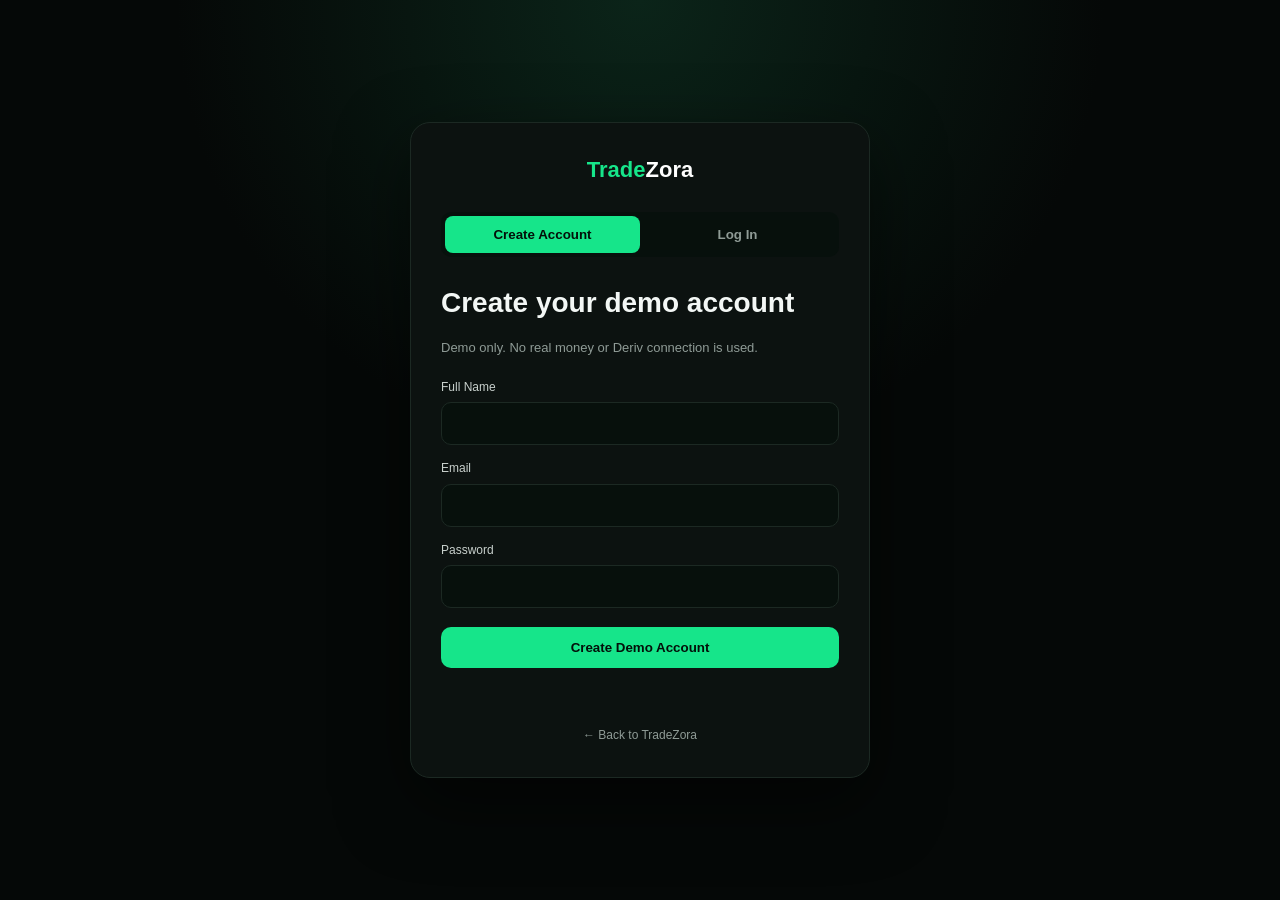
<file: auth-10000.html>
<!DOCTYPE html>
<html lang="en">
<head>
<meta charset="UTF-8">
<meta name="viewport" content="width=device-width,initial-scale=1.0">
<title>TradeZora — Account</title>
<link rel="stylesheet" href="styles.css">
<style>
body{min-height:100vh;display:grid;place-items:center;background:radial-gradient(circle at 50% 0,#0b2419 0,#050807 42%)}
.auth{width:min(460px,calc(100% - 30px));background:#0c1210;border:1px solid #1c2923;border-radius:20px;padding:30px;box-shadow:0 25px 70px #0008}
.auth .logo{display:block;text-align:center;margin-bottom:25px}.tabs{display:grid;grid-template-columns:1fr 1fr;background:#07100c;padding:4px;border-radius:10px;margin-bottom:24px}
.tabs button{border:0;background:transparent;color:#8f9b96;padding:11px;border-radius:8px;font-weight:700;cursor:pointer}.tabs button.active{background:#16e58a;color:#031009}
.form{display:grid;gap:14px}.form h1{font-size:28px;margin:0}.form p{color:#8f9b96;font-size:13px;margin:0 0 5px}.form label{font-size:12px;color:#c8d0cc}
.form input{width:100%;margin-top:6px;padding:13px;border-radius:10px;border:1px solid #1c2923;background:#07100c;color:#fff;outline:0}.form input:focus{border-color:#16e58a}
.form button{padding:13px;border:0;border-radius:10px;background:#16e58a;color:#031009;font-weight:800;cursor:pointer;margin-top:5px}.msg{min-height:20px;color:#16e58a;font-size:12px;text-align:center}
.back{text-align:center;margin-top:20px}.back a{color:#8f9b96;text-decoration:none;font-size:12px}
</style>
</head>
<body>
<main class="auth">
<a class="logo" href="index.html"><span>Trade</span>Zora</a>
<div class="tabs"><button id="signupTab" class="active" type="button">Create Account</button><button id="loginTab" type="button">Log In</button></div>
<form id="signup" class="form">
<h1>Create your demo account</h1><p>Demo only. No real money or Deriv connection is used.</p>
<label>Full Name<input id="signupName" type="text" required></label>
<label>Email<input id="signupEmail" type="email" required></label>
<label>Password<input id="signupPassword" type="password" minlength="6" required></label>
<button type="submit">Create Demo Account</button><div id="signupMsg" class="msg"></div>
</form>
<form id="login" class="form" style="display:none">
<h1>Welcome back</h1><p>Log in to your local TradeZora demo account.</p>
<label>Email<input id="loginEmail" type="email" required></label>
<label>Password<input id="loginPassword" type="password" required></label>
<button type="submit">Log In</button><div id="loginMsg" class="msg"></div>
</form>
<div class="back"><a href="index.html">← Back to TradeZora</a></div>
</main>
<script>
document.addEventListener("DOMContentLoaded",()=>{
const signupTab=document.getElementById("signupTab"),loginTab=document.getElementById("loginTab");
const signupForm=document.getElementById("signup"),loginForm=document.getElementById("login");
const signupName=document.getElementById("signupName"),signupEmail=document.getElementById("signupEmail"),signupPassword=document.getElementById("signupPassword");
const loginEmail=document.getElementById("loginEmail"),loginPassword=document.getElementById("loginPassword");
const signupMsg=document.getElementById("signupMsg"),loginMsg=document.getElementById("loginMsg");
function showTab(login){signupTab.classList.toggle("active",!login);loginTab.classList.toggle("active",login);signupForm.style.display=login?"none":"grid";loginForm.style.display=login?"grid":"none";signupMsg.textContent="";loginMsg.textContent=""}
signupTab.onclick=()=>showTab(false);loginTab.onclick=()=>showTab(true);
signupForm.onsubmit=e=>{e.preventDefault();const name=signupName.value.trim(),email=signupEmail.value.trim().toLowerCase(),password=signupPassword.value;if(!name||!email||password.length<6){signupMsg.style.color="#ff5d6c";signupMsg.textContent="Please complete all fields. Password must be 6+ characters.";return}localStorage.setItem("tradezoraDemoUser",JSON.stringify({name,email}));localStorage.setItem("tradezoraDemoBalance","10000");localStorage.setItem("tradezoraDemoStake","10");localStorage.setItem("tradezoraDemoBalanceVersion","10000");signupMsg.style.color="#16e58a";signupMsg.textContent="Account created with $10,000 demo balance. Opening dashboard…";setTimeout(()=>location.href="dashboard.html",500)};
loginForm.onsubmit=e=>{e.preventDefault();const saved=JSON.parse(localStorage.getItem("tradezoraDemoUser")||"null"),email=loginEmail.value.trim().toLowerCase();if(saved&&saved.email===email){loginMsg.style.color="#16e58a";loginMsg.textContent="Login successful. Opening dashboard…";setTimeout(()=>location.href="dashboard.html",400)}else{loginMsg.style.color="#ff5d6c";loginMsg.textContent="No matching demo account found. Create an account first."}}});
</script>
</body>
</html>
</file>
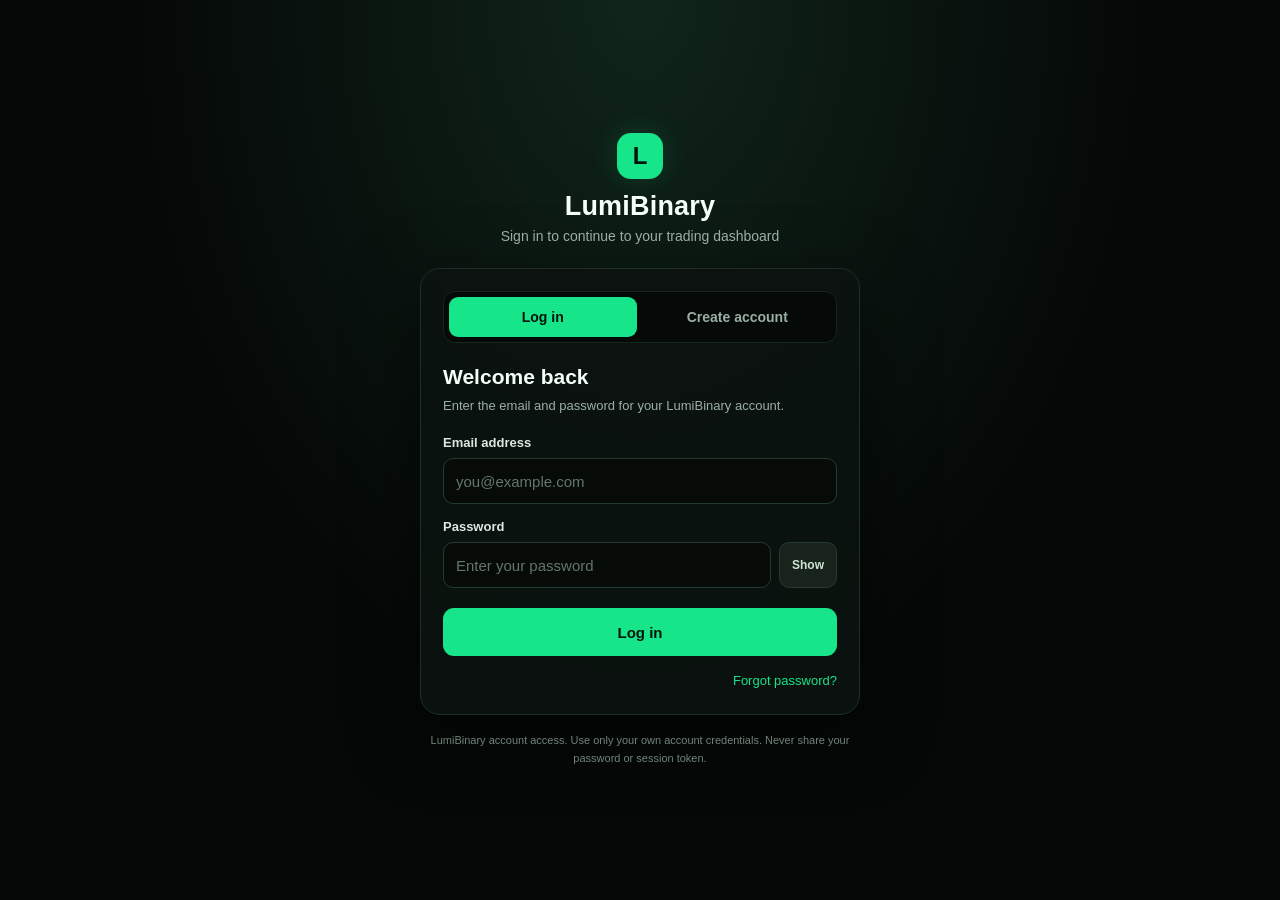
<file: auth.html>
<!doctype html>
<html lang="en">
<head>
  <meta charset="utf-8">
  <meta name="viewport" content="width=device-width, initial-scale=1">
  <meta name="theme-color" content="#050807">
  <title>LumiBinary — Sign in</title>
  <style>
    :root{color-scheme:dark;--bg:#050807;--panel:#0c1410;--line:#1c3026;--green:#16e58a;--muted:#9bb0a4;--red:#ff6474}
    *{box-sizing:border-box}
    body{margin:0;min-height:100vh;background:radial-gradient(ellipse at top,#10251a 0,#050807 56%);color:#f4fff8;font-family:Arial,Helvetica,sans-serif;display:flex;align-items:center;justify-content:center;padding:22px}
    .wrap{width:100%;max-width:440px}
    .brand{text-align:center;margin-bottom:24px}.logo{display:inline-flex;align-items:center;justify-content:center;width:46px;height:46px;border-radius:14px;background:var(--green);color:#03140b;font-weight:900;font-size:24px;box-shadow:0 0 28px #16e58a2a}
    .brand h1{font-size:27px;margin:12px 0 6px;letter-spacing:.2px}.brand p{color:var(--muted);font-size:14px;margin:0}
    .card{background:#0b120fF2;border:1px solid var(--line);border-radius:20px;padding:22px;box-shadow:0 20px 70px #0008}
    .tabs{display:grid;grid-template-columns:1fr 1fr;gap:7px;padding:5px;background:#050907;border:1px solid #17271e;border-radius:12px;margin-bottom:22px}
    .tab{border:0;border-radius:9px;padding:12px;background:transparent;color:var(--muted);font-weight:700;font-size:14px;cursor:pointer}.tab.active{background:var(--green);color:#04130a}
    h2{font-size:21px;margin:0 0 7px}.sub{font-size:13px;color:var(--muted);margin:0 0 20px;line-height:1.5}
    .field{margin:0 0 15px}.field label{display:block;font-size:13px;font-weight:700;margin-bottom:8px;color:#dce9e0}
    input{width:100%;border:1px solid #263b2f;background:#060b08;color:#f5fff8;border-radius:10px;padding:13px 12px;font-size:15px;outline:none;min-height:46px}input:focus{border-color:var(--green);box-shadow:0 0 0 3px #16e58a19}input::placeholder{color:#64776b}
    .password{display:flex;gap:8px}.password input{flex:1;min-width:0}.show{background:#17231b;color:#cfe4d5;border:1px solid #263b2f;border-radius:10px;padding:0 12px;cursor:pointer;font-size:12px;font-weight:700}
    .primary{width:100%;border:0;border-radius:11px;background:var(--green);color:#04140b;font-weight:800;font-size:15px;padding:14px;min-height:48px;cursor:pointer;margin-top:5px}.primary:disabled{opacity:.6;cursor:wait}
    .message{display:none;padding:11px 12px;border-radius:10px;font-size:13px;line-height:1.45;margin:0 0 15px;overflow-wrap:anywhere}.message.error{display:block;background:#341319;border:1px solid #6d2935;color:#ffc5cc}.message.ok{display:block;background:#10291c;border:1px solid #1e6340;color:#baffd6}
    .links{display:flex;justify-content:flex-end;margin-top:13px}.link{background:none;border:0;padding:4px 0;color:var(--green);font-size:13px;cursor:pointer}.fine{color:#718579;text-align:center;font-size:11px;line-height:1.6;margin:17px 8px 0}.hidden{display:none!important}
    @media(max-width:380px){body{padding:14px}.card{padding:17px}.brand h1{font-size:24px}}
  </style>
</head>
<body>
  <main class="wrap">
    <header class="brand"><div class="logo" aria-hidden="true">L</div><h1>LumiBinary</h1><p>Sign in to continue to your trading dashboard</p></header>
    <section class="card" aria-label="Account access">
      <div class="tabs" role="tablist" aria-label="Account options">
        <button class="tab active" id="loginTab" type="button" role="tab" aria-selected="true">Log in</button>
        <button class="tab" id="signupTab" type="button" role="tab" aria-selected="false">Create account</button>
      </div>
      <div id="message" class="message" role="status" aria-live="polite"></div>
      <form id="loginForm" novalidate>
        <h2>Welcome back</h2><p class="sub">Enter the email and password for your LumiBinary account.</p>
        <div class="field"><label for="loginEmail">Email address</label><input id="loginEmail" name="email" type="email" autocomplete="email" placeholder="you@example.com" required></div>
        <div class="field"><label for="loginPassword">Password</label><div class="password"><input id="loginPassword" name="password" type="password" autocomplete="current-password" placeholder="Enter your password" required><button class="show" type="button" data-toggle="loginPassword">Show</button></div></div>
        <button class="primary" type="submit">Log in</button>
        <div class="links"><button class="link" id="forgotLink" type="button">Forgot password?</button></div>
      </form>
      <form id="signupForm" class="hidden" novalidate>
        <h2>Create your account</h2><p class="sub">Register using your details. Your account information is checked by the LumiBinary server.</p>
        <div class="field"><label for="signupName">Full name</label><input id="signupName" name="name" type="text" autocomplete="name" placeholder="Your full name" required></div>
        <div class="field"><label for="signupEmail">Email address</label><input id="signupEmail" name="email" type="email" autocomplete="email" placeholder="you@example.com" required></div>
        <div class="field"><label for="signupPassword">Password</label><div class="password"><input id="signupPassword" name="password" type="password" autocomplete="new-password" minlength="8" placeholder="At least 8 characters" required><button class="show" type="button" data-toggle="signupPassword">Show</button></div></div>
        <button class="primary" type="submit">Create account</button>
      </form>
      <form id="forgotForm" class="hidden" novalidate>
        <h2>Reset your password</h2><p class="sub">Enter your account email and we’ll send a secure reset link if it matches an account.</p>
        <div class="field"><label for="forgotEmail">Email address</label><input id="forgotEmail" name="email" type="email" autocomplete="email" placeholder="you@example.com" required></div>
        <button class="primary" type="submit">Send reset instructions</button>
        <div class="links"><button class="link" id="backToLogin" type="button">Back to log in</button></div>
      </form>
    </section>
    <p class="fine">LumiBinary account access. Use only your own account credentials. Never share your password or session token.</p>
  </main>
  <script>
    (() => {
      'use strict';
      const API_BASE = 'https://tradezora-backend-1.onrender.com';
      const ADMIN_EMAIL = 'davieswaweru123@gmail.com';
      const $ = (id) => document.getElementById(id);
      const message = $('message');
      const forms = { login: $('loginForm'), signup: $('signupForm'), forgot: $('forgotForm') };
      const tabs = { login: $('loginTab'), signup: $('signupTab') };

      function showMessage(text, kind = 'error') {
        message.textContent = text;
        message.className = 'message ' + kind;
      }
      function clearMessage() {
        message.textContent = '';
        message.className = 'message';
      }
      function showView(view) {
        clearMessage();
        Object.entries(forms).forEach(([name, form]) => form.classList.toggle('hidden', name !== view));
        Object.entries(tabs).forEach(([name, tab]) => {
          const active = name === view;
          tab.classList.toggle('active', active);
          tab.setAttribute('aria-selected', String(active));
        });
      }
      async function request(path, payload) {
        let response;
        try {
          response = await fetch(API_BASE + path, {
            method: 'POST',
            headers: { 'Content-Type': 'application/json', 'Accept': 'application/json' },
            body: JSON.stringify(payload)
          });
        } catch (_) {
          throw new Error('Could not reach the server. Check your internet connection and try again.');
        }
        let data;
        try { data = await response.json(); }
        catch (_) { throw new Error('The server returned an unreadable response. Please try again later.'); }
        if (!response.ok || data.success === false) {
          throw new Error(data.error || data.message || 'Request failed. Please check your details and try again.');
        }
        return data;
      }
      function storeSession(data) {
        const token = data.session_token || data.token || data.sessionToken;
        const user = data.user;
        if (!token || !user) throw new Error('The server did not return a valid login session. Please try again.');
        localStorage.setItem('session_token', token);
        localStorage.setItem('tradezoraAuthToken', token);
        localStorage.setItem('tradezoraSession', token);
        localStorage.setItem('tradezoraDemoUser', JSON.stringify(user));
      }
      function dashboardFor(data) {
        const user = data && data.user ? data.user : {};
        const email = String(user.email || '').trim().toLowerCase();
        // The backend assigns the owner role; the owner email is a fallback for older responses.
        return String(user.role || '').toLowerCase() === 'admin' || email === ADMIN_EMAIL
          ? 'admin.html'
          : 'dashboard.html';
      }
      function setBusy(form, busy, label) {
        const button = form.querySelector('button[type="submit"]');
        if (!button) return;
        if (busy) {
          button.dataset.originalText = button.textContent;
          button.textContent = label || 'Please wait…';
          button.disabled = true;
        } else {
          button.textContent = button.dataset.originalText || button.textContent;
          button.disabled = false;
        }
      }

      tabs.login.addEventListener('click', () => showView('login'));
      tabs.signup.addEventListener('click', () => showView('signup'));
      $('forgotLink').addEventListener('click', () => {
        $('forgotEmail').value = $('loginEmail').value.trim();
        showView('forgot');
      });
      $('backToLogin').addEventListener('click', () => showView('login'));
      document.querySelectorAll('[data-toggle]').forEach((button) => {
        button.addEventListener('click', () => {
          const input = $(button.dataset.toggle);
          const show = input.type === 'password';
          input.type = show ? 'text' : 'password';
          button.textContent = show ? 'Hide' : 'Show';
        });
      });

      forms.login.addEventListener('submit', async (event) => {
        event.preventDefault(); clearMessage();
        const email = $('loginEmail').value.trim();
        const password = $('loginPassword').value;
        if (!email || !password) return showMessage('Enter your email address and password.');
        setBusy(forms.login, true, 'Logging in…');
        try {
          const data = await request('/api/auth/login', { email, password });
          storeSession(data);
          const destination = dashboardFor(data);
          showMessage(destination === 'admin.html' ? 'Login successful. Opening Admin Dashboard…' : 'Login successful. Opening your dashboard…', 'ok');
          window.location.assign(destination);
        } catch (error) { showMessage(error.message || 'Login failed. Please try again.'); }
        finally { setBusy(forms.login, false); }
      });

      forms.signup.addEventListener('submit', async (event) => {
        event.preventDefault(); clearMessage();
        const name = $('signupName').value.trim();
        const email = $('signupEmail').value.trim();
        const password = $('signupPassword').value;
        if (!name || !email || !password) return showMessage('Complete all fields to create your account.');
        if (password.length < 8) return showMessage('Use a password with at least 8 characters.');
        setBusy(forms.signup, true, 'Creating account…');
        try {
          const data = await request('/api/auth/register', { name, email, password });
          if (data.session_token || data.token || data.sessionToken) {
            storeSession(data);
            const destination = dashboardFor(data);
            showMessage(destination === 'admin.html' ? 'Account created. Opening Admin Dashboard…' : 'Account created. Opening your dashboard…', 'ok');
            window.location.assign(destination);
          } else {
            showMessage(data.message || 'Account created. Please log in.', 'ok');
            $('loginEmail').value = email;
            $('loginPassword').value = '';
            showView('login');
          }
        } catch (error) { showMessage(error.message || 'Could not create your account. Please try again.'); }
        finally { setBusy(forms.signup, false); }
      });

      forms.forgot.addEventListener('submit', async (event) => {
        event.preventDefault(); clearMessage();
        const forgotInput = $('forgotEmail');
        const email = forgotInput.value.trim();
        if (!email) return showMessage('Enter your account email address.');
        if (!forgotInput.checkValidity()) return showMessage('Enter a valid email address.');
        setBusy(forms.forgot, true, 'Sending…');
        try {
          const data = await request('/api/auth/forgot-password', { email });
          showMessage(data.message || 'If password reset is available for this account, instructions will be sent to your email.', 'ok');
        } catch (error) { showMessage(error.message || 'Could not request a password reset. Please try again.'); }
        finally { setBusy(forms.forgot, false); }
      });
    })();
  </script>
</body>
</html>
</file>
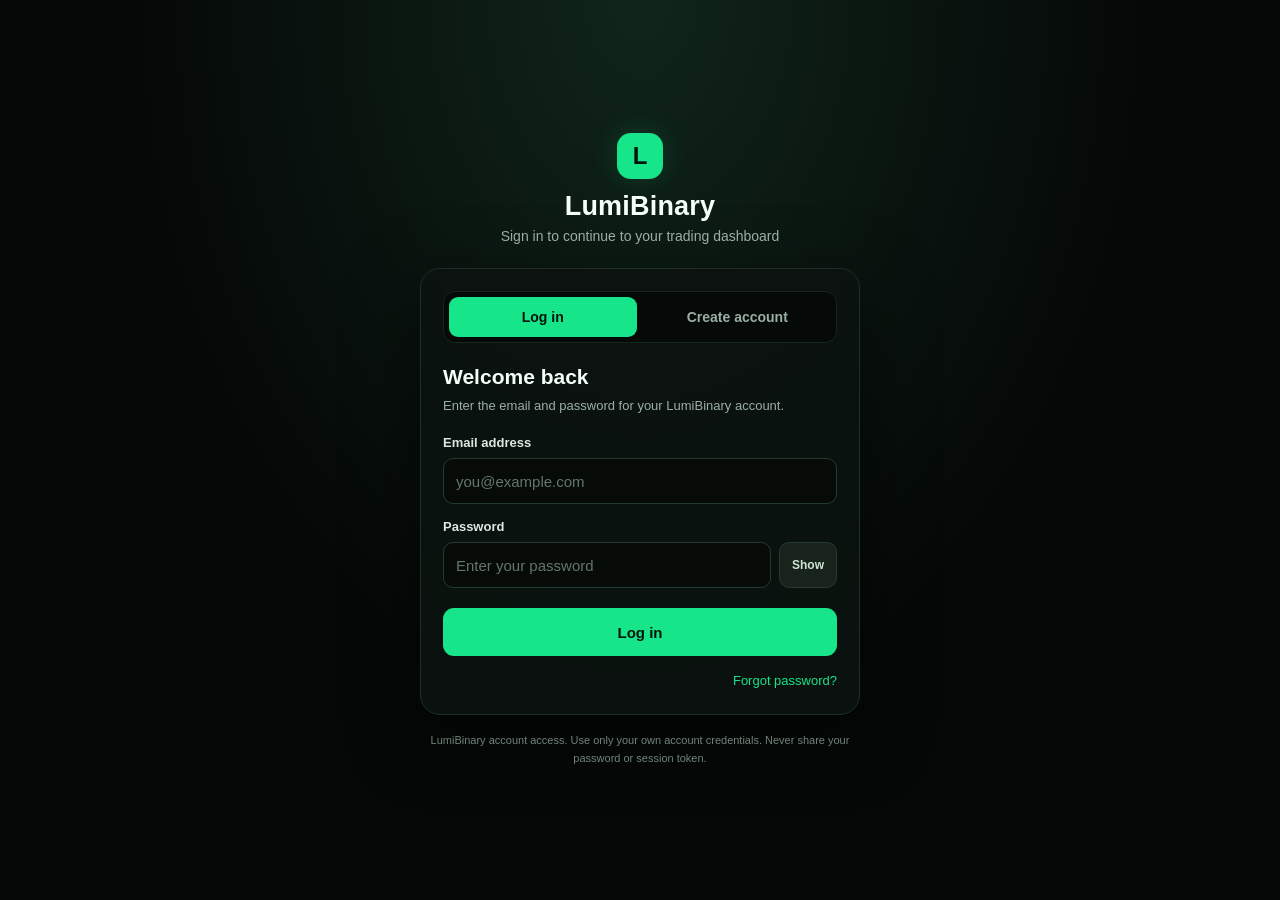
<file: dashboard.html>
<!DOCTYPE html>
<html lang="en">
<head>
  <meta charset="UTF-8">
  <meta name="viewport" content="width=device-width, initial-scale=1.0, viewport-fit=cover">
  <meta name="theme-color" content="#050807">
  <title>LumiBinary — Trading</title>
  <style>
/* TradeZora mobile-first dashboard CSS */
:root{--bg:#050807;--panel:#09100d;--green:#16e58a;--red:#ff4f61;--text:#eef5f1;--muted:#899891;--border:#173528;--shadow:0 14px 40px rgba(0,0,0,.28)}
*{box-sizing:border-box}html{scroll-behavior:smooth;background:var(--bg)}body{margin:0;min-height:100vh;background:radial-gradient(circle at 50% -10%,rgba(22,229,138,.07),transparent 32%),var(--bg);color:var(--text);font-family:Inter,ui-sans-serif,system-ui,-apple-system,BlinkMacSystemFont,"Segoe UI",sans-serif;font-size:14px;padding-bottom:24px}button,input,select{font:inherit}button{cursor:pointer}a{color:inherit}
.overlay{position:fixed;inset:0;background:rgba(0,0,0,.62);opacity:0;visibility:hidden;transition:.2s;z-index:80}.overlay.show{opacity:1;visibility:visible}
.topbar{position:sticky;top:0;z-index:70;height:68px;display:flex;align-items:center;gap:12px;padding:0 18px;background:rgba(5,8,7,.97);border-bottom:1px solid var(--border);backdrop-filter:blur(12px)}
.menu-btn{width:44px;height:44px;flex:0 0 44px;border:1px solid #244334;border-radius:10px;background:#0b1510;display:grid;place-content:center;gap:4px}.menu-btn span{width:20px;height:2px;display:block;background:var(--text);border-radius:2px}
.mobile-logo{color:var(--green);text-decoration:none;font-weight:900;font-size:19px}.top-spacer{flex:1}.demo-badge{border:1px solid #4a3c74;background:#17112b;color:#bcaeff;border-radius:7px;padding:5px 8px;font-size:9px;font-weight:900}.account-mode-switch{display:flex;gap:3px;padding:3px;border:1px solid var(--border);border-radius:9px;background:#07100c;flex:0 0 auto}.account-mode-switch button{border:0;border-radius:6px;padding:7px 9px;background:transparent;color:var(--muted);font-size:9px;font-weight:900;white-space:nowrap}.account-mode-switch button.active[data-account-mode="demo"]{background:#211936;color:#c8baff}.account-mode-switch button.active[data-account-mode="real"]{background:#103622;color:var(--green)}.balance-box{min-width:145px;padding:7px 13px;border:1px solid var(--border);border-radius:11px;background:#08110d;text-align:right}.balance-box small{display:block;color:var(--muted);font-size:9px;letter-spacing:.7px}.balance-box strong{display:block;color:var(--green);font-size:17px}.notification-btn{position:relative;width:44px;height:44px;border:1px solid var(--border);border-radius:11px;background:#08110d;color:#fff;display:grid;place-items:center}.notification-bell-icon{display:block;width:20px;height:20px;fill:none;stroke:currentColor;stroke-width:1.8;stroke-linecap:round;stroke-linejoin:round;pointer-events:none}.notification-btn:focus-visible,.notification-panel button:focus-visible{outline:2px solid var(--green);outline-offset:2px}.notification-count{position:absolute;top:-5px;right:-5px;min-width:18px;height:18px;padding:0 4px;display:grid;place-items:center;border-radius:999px;background:var(--red);border:2px solid var(--bg);color:#fff;font-size:9px;font-weight:900}.notification-backdrop{position:fixed;inset:0;z-index:155;background:rgba(0,0,0,.42)}.notification-panel{position:fixed;z-index:160;top:76px;right:14px;width:min(420px,calc(100vw - 24px));max-height:calc(100dvh - 92px);overflow:hidden;display:flex;flex-direction:column;border:1px solid #244334;border-radius:16px;background:#07100c;box-shadow:0 22px 70px rgba(0,0,0,.55)}.notification-panel[hidden],.notification-backdrop[hidden],.notification-count[hidden]{display:none!important}.notification-panel-head{display:flex;align-items:center;justify-content:space-between;gap:12px;padding:15px;border-bottom:1px solid var(--border)}.notification-panel-head h2{margin:0;font-size:16px}.notification-panel-head p{margin:4px 0 0;color:var(--muted);font-size:10px}.notification-panel-actions{display:flex;gap:7px}.notification-panel-actions button{border:1px solid var(--border);border-radius:8px;padding:7px 9px;background:#0b1510;color:#dce8e3;font-size:10px;font-weight:800}.notification-panel-actions button:disabled{opacity:.45;cursor:default}.notification-list{overflow:auto;padding:9px;overscroll-behavior:contain}.notification-empty{padding:25px 12px;color:var(--muted);text-align:center;font-size:12px;line-height:1.5}.notification-item{display:block;width:100%;margin:0 0 8px;padding:12px;border:1px solid #14291e;border-radius:11px;background:#09140f;color:var(--text);text-align:left}.notification-item:last-child{margin-bottom:0}.notification-item.unread{border-color:#246c47;background:#0b1d13}.notification-item-head{display:flex;align-items:flex-start;justify-content:space-between;gap:8px}.notification-item-title{font-size:12px;font-weight:850}.notification-item-dot{width:7px;height:7px;flex:0 0 7px;margin-top:4px;border-radius:50%;background:var(--green)}.notification-item-message{display:block;margin-top:7px;color:#c4d2ca;font-size:11px;line-height:1.5;white-space:pre-wrap;overflow-wrap:anywhere}.notification-item-time{display:block;margin-top:8px;color:var(--muted);font-size:9px}
.side-menu{position:fixed;top:0;left:0;width:min(330px,88vw);height:100vh;padding:18px;background:#060b08;border-right:1px solid var(--border);box-shadow:18px 0 50px rgba(0,0,0,.4);transform:translateX(-105%);transition:transform .24s ease;z-index:90;overflow-y:auto}.side-menu.open{transform:translateX(0)}.side-head{display:flex;align-items:center;justify-content:space-between;margin-bottom:20px}.side-brand{display:flex;align-items:center;gap:9px;color:var(--green);font-size:20px;font-weight:900}.brand-mark{width:36px;height:36px;display:grid;place-items:center;border:1px solid var(--green);border-radius:9px;font-size:12px}.icon-btn{border:1px solid var(--border);background:#0b1510;color:#fff;border-radius:9px}.close-btn{width:38px;height:38px;font-size:24px}.profile{display:flex;gap:11px;align-items:center;padding:13px;border:1px solid var(--border);border-radius:12px;background:#09140f;margin-bottom:12px}.avatar{width:44px;height:44px;flex:0 0 44px;display:grid;place-items:center;border-radius:50%;background:#103622;border:1px solid #246c47;color:var(--green);font-weight:900}.profile-info{min-width:0}.profile-info strong,.profile-info span{display:block;overflow:hidden;text-overflow:ellipsis;white-space:nowrap}.profile-info span{margin-top:3px;color:var(--muted);font-size:11px}.side-nav{display:grid;gap:4px}.side-link{width:100%;min-height:44px;display:flex;align-items:center;gap:11px;padding:10px 12px;border:0;border-radius:9px;background:transparent;color:#d7e0dc;text-decoration:none;text-align:left;font-size:13px}.side-link span{width:19px;text-align:center;color:#9aa9a2}.side-link:hover,.side-link.active{background:#0b2117;color:var(--green)}.admin-only{display:none!important}.admin-only.visible{display:flex!important}.logout-btn{width:100%;margin-top:16px;padding:12px;border:1px solid #4b2028;border-radius:9px;background:#1a0b0e;color:#ff7c88}
.reset-demo-balance-btn{width:100%;margin-top:8px;border:1px solid #365b45!important;background:#0c1b12!important;color:#b8f3d0!important;font-weight:800}.reset-demo-balance-btn:hover{border-color:var(--green)!important;background:#102719!important}.reset-demo-balance-btn[hidden]{display:none!important}
.page{width:100%}.terminal{width:min(1100px,100%);margin:0 auto;padding:16px}.market-tabs{display:flex;gap:5px;padding:4px;margin-bottom:10px;border:1px solid var(--border);border-radius:10px;background:#07100c;overflow-x:auto}.market-tabs button{flex:1 0 auto;min-height:38px;padding:8px 14px;border:0;border-radius:7px;background:transparent;color:var(--muted);font-weight:700;font-size:12px;white-space:nowrap}.market-tabs button.active{background:#10301f;color:var(--green)}.market-head{display:flex;align-items:end;justify-content:space-between;gap:12px;margin-bottom:10px}.eyebrow{display:block;margin-bottom:4px;color:var(--muted);font-size:9px;font-weight:800;letter-spacing:1px}.market-head select{min-width:190px;padding:9px 11px;border:1px solid var(--border);border-radius:8px;background:#09130f;color:#fff;outline:none}.price-change{text-align:right}.price-change span{display:block;color:var(--muted);font-size:8px}.price-change strong{display:block;color:var(--green);font-size:13px}
.panel{border:1px solid var(--border);border-radius:14px;background:linear-gradient(180deg,#09110d,#07100c);box-shadow:var(--shadow)}.chart-panel{padding:13px}.chart-toolbar{display:flex;align-items:center;justify-content:space-between;gap:10px}.historical{padding:5px 8px;border:1px solid var(--border);border-radius:6px;color:var(--muted);font-size:9px}.chart-tools{display:flex;gap:4px}.chart-tools button{min-width:31px;height:29px;padding:0 7px;border:1px solid var(--border);border-radius:6px;background:#0b1711;color:#dbe4df}.chart-wrap{position:relative;height:310px;margin-top:7px;overflow:hidden;border-radius:9px;background:linear-gradient(rgba(31,73,54,.15) 1px,transparent 1px),linear-gradient(90deg,rgba(31,73,54,.15) 1px,transparent 1px),#050a08;background-size:45px 45px}#priceChart{display:block;width:100%;height:100%}.chart-label{position:absolute;left:10px;bottom:8px;color:#4c6258;font-size:8px;pointer-events:none}.probability-title{display:flex;justify-content:space-between;gap:10px;margin-top:12px;color:#d9e3de;font-size:10px;font-weight:800}.probability-title small{color:var(--muted);font-size:8px;font-weight:500}.probabilities{display:grid;grid-template-columns:repeat(10,minmax(31px,1fr));gap:4px;margin-top:9px;align-items:start;overflow:visible}
.probability{--probability:10%;position:relative;min-width:0;width:100%;aspect-ratio:1/1;border:0;border-radius:50%;background:#07101a;display:flex;flex-direction:column;align-items:center;justify-content:center;text-align:center;overflow:visible;isolation:isolate;cursor:pointer;box-shadow:0 0 0 1px rgba(255,255,255,.02);transition:transform .18s ease,box-shadow .18s ease,filter .18s ease}
.probability::before{content:"";position:absolute;inset:1px;border-radius:50%;background:conic-gradient(#26364b 0 var(--probability),#142033 var(--probability) 100%);z-index:-2}
.probability::after{content:"";position:absolute;inset:5px;border-radius:50%;background:#07101a;z-index:-1}
.probability .digit-number{position:relative;z-index:2;display:block;color:#edf3f7;font-size:13px;font-weight:800;line-height:1}
.probability .percent{position:relative;z-index:2;display:block;margin-top:4px;color:#84909c;font-size:7px;line-height:1}
.probability.highest-digit::before{background:conic-gradient(#16e58a 0 var(--probability),#143728 var(--probability) 100%)}
.probability.highest-digit .percent{color:#16e58a}
.probability.lowest-digit::before{background:conic-gradient(#ff4d67 0 var(--probability),#3a1720 var(--probability) 100%)}
.probability.lowest-digit .percent{color:#ff7084}
.probability.current-digit{transform:translateY(-1px)}
.probability.current-digit .digit-number{color:#fff}
.current-digit-marker{position:absolute;left:50%;bottom:-12px;transform:translateX(-50%);width:0;height:0;border-left:5px solid transparent;border-right:5px solid transparent;border-top:7px solid #f4c542;filter:drop-shadow(0 0 5px rgba(244,197,66,.8));z-index:5;pointer-events:none}
.probability.selected-digit{box-shadow:0 0 0 2px rgba(55,231,255,.22),0 0 12px rgba(55,231,255,.28),0 0 22px rgba(55,231,255,.12);filter:brightness(1.16)}
.probability.trade-win{box-shadow:0 0 0 3px rgba(22,229,138,.98),0 0 18px rgba(22,229,138,.85),0 0 34px rgba(22,229,138,.42)!important;animation:tradeResultPulse 1.15s ease-in-out 3}
.probability.trade-win::before{background:conic-gradient(#16e58a 0 var(--probability),#123c2a var(--probability) 100%)!important}
.probability.trade-win .percent{color:#16e58a!important}
.probability.trade-loss{box-shadow:0 0 0 3px rgba(255,77,103,1),0 0 18px rgba(255,77,103,.88),0 0 34px rgba(255,77,103,.44)!important;animation:tradeResultPulse 1.15s ease-in-out 3}
.probability.trade-loss::before{background:conic-gradient(#ff4d67 0 var(--probability),#4a1721 var(--probability) 100%)!important}
.probability.trade-loss .percent{color:#ff7084!important}
@keyframes tradeResultPulse{0%,100%{transform:scale(1)}50%{transform:scale(1.08)}}
.probability.selected-digit::after{box-shadow:inset 0 0 0 1px rgba(55,231,255,.28),0 0 10px rgba(55,231,255,.18)}
.probability.selected-digit .digit-number{color:#fff}
.probability.highest-digit.selected-digit{box-shadow:0 0 0 2px rgba(22,229,138,.55),0 0 14px rgba(22,229,138,.35),0 0 24px rgba(22,229,138,.15)}
.probability.lowest-digit.selected-digit{box-shadow:0 0 0 2px rgba(255,77,103,.55),0 0 14px rgba(255,77,103,.3),0 0 24px rgba(255,77,103,.14)}

.trade-card{margin-top:12px;padding:14px}.mode{display:grid;grid-template-columns:1fr 1fr;gap:3px;padding:3px;border-radius:8px;background:#06100b}.mode button{padding:8px;border:0;border-radius:6px;background:transparent;color:var(--muted);font-weight:800;font-size:11px}.mode button.active{background:#10301f;color:var(--green)}.scanner{width:100%;margin:12px 0;padding:10px;display:flex;align-items:center;gap:9px;border:1px solid #392b67;border-radius:9px;background:#17112b;color:#c8baff;text-align:left}.scanner:disabled{opacity:.55;cursor:wait}.bot-icon{width:30px;height:30px;flex:0 0 30px;display:grid;place-items:center;border-radius:7px;background:#24194b;color:#b9a5ff}.bot-content{min-width:0;flex:1}.bot-content strong,.bot-content small{display:block}.bot-content strong{font-size:12px}.bot-content small{margin-top:2px;color:#9585c9;font-size:8px}.bot-badge{font-size:8px;opacity:.65}.control{margin-top:12px}.control label,.controls-grid label{display:block;color:var(--muted);font-size:9px;font-weight:700}.stake{display:flex;align-items:center;justify-content:space-between;gap:8px;margin-top:5px;padding:4px;border:1px solid var(--border);border-radius:8px}.stake strong{font-size:14px}.stake button{width:36px;height:31px;border:0;border-radius:6px;background:#142019;color:#fff;font-size:18px}.controls-grid{display:grid;grid-template-columns:repeat(3,1fr);gap:8px;margin-top:11px}.input-wrap,.controls-grid select{display:flex;align-items:center;width:100%;min-height:38px;margin-top:5px;border:1px solid var(--border);border-radius:7px;background:#07100c;overflow:hidden}.input-wrap span{padding-left:8px;color:var(--muted);font-size:10px}.controls-grid input,.controls-grid select{width:100%;padding:8px;border:0;outline:0;background:transparent;color:#fff;font-size:11px}.controls-grid select{padding:0 8px}.controls-grid option{background:#0b120f;color:#fff}
.session{margin-top:10px;min-height:46px;padding:0 12px;border:1px solid var(--border);border-radius:9px;background:#07100c;display:flex;align-items:center;gap:8px;overflow:hidden}.session-dot{width:8px;height:8px;border-radius:50%;background:#f4c542;box-shadow:0 0 8px rgba(244,197,66,.45);flex:0 0 auto}.session-label{color:#e9f0ed;font-size:12px;font-weight:800}.session-record{color:var(--muted);font-size:11px;font-weight:700;white-space:nowrap}.session-pnl{margin-left:auto;color:var(--green);font-size:15px;font-weight:900;white-space:nowrap}.session-pnl.negative{color:#ff5d6c}.session-open-status{display:flex;flex-direction:column;gap:5px;margin-top:6px;padding:9px 12px;border:1px solid var(--border);border-radius:8px;background:#07100c;font-size:10px}.session-open-count{font-weight:800;color:#e9f0ed}.session-open-summary{color:var(--muted);line-height:1.4}.session-open-summary.positive{color:var(--green)}.session-open-summary.negative{color:#ff5d6c}.session-open-summary.neutral{color:var(--muted)}@media(max-width:390px){.session-open-status{font-size:9px}.session-open-count{font-size:10px}}
.contract-title{margin-top:12px;color:var(--muted);font-size:10px;font-weight:800}.contract-digits{display:grid;grid-template-columns:repeat(10,1fr);gap:4px;margin-top:7px;padding:8px;border:1px solid var(--border);border-radius:9px;background:#07100c}.contract-digits button{min-width:0;padding:8px 0;border:0;border-radius:6px;background:#4d4f50;color:#fff;font-size:12px;font-weight:800}.contract-digits button.active{background:var(--green);color:#041008}
.trade-buttons{display:grid;grid-template-columns:1fr 1fr;gap:10px;margin-top:12px}.trade-buttons button{min-height:62px;border:0;border-radius:12px;color:#fff;font-size:16px;font-weight:900}.trade-buttons strong{display:block}.trade-buttons span{display:none}.match-btn{background:linear-gradient(135deg,#11df86,#16c978)}.differ-btn{background:linear-gradient(135deg,#ff5265,#f33f56)}
.data-section{margin-top:12px;padding:14px}.section-head{display:flex;align-items:center;justify-content:space-between;gap:10px}.section-head h2{margin:0;font-size:21px}.section-head button{padding:7px 12px;border:0;border-radius:6px;background:#4d4f50;color:#fff}.position,.history-item{display:flex;align-items:center;justify-content:space-between;gap:12px;padding:12px 0;border-bottom:1px solid var(--border);font-size:11px}.position:last-child,.history-item:last-child{border-bottom:0}.win{color:var(--green)}.loss{color:var(--red)}.empty{padding:25px 5px;color:var(--muted);text-align:center;font-size:12px}.demo-note{margin:14px 4px 0;color:#62736b;text-align:center;font-size:9px;line-height:1.5}.toast{position:fixed;left:50%;bottom:25px;z-index:120;max-width:min(90vw,360px);padding:10px 13px;border:1px solid #20543b;border-radius:8px;background:#102019;color:#e8fff3;font-size:11px;opacity:0;pointer-events:none;transform:translate(-50%,12px);transition:.2s}.toast.show{opacity:1;transform:translate(-50%,0)}.bottom-nav{display:none}
@media(max-width:650px){body{padding-bottom:68px}.topbar{height:58px;padding:0 9px;gap:7px}.menu-btn{width:40px;height:40px;flex-basis:40px;border-radius:8px}.mobile-logo{font-size:17px}.demo-badge{display:none}.account-mode-switch{gap:1px;padding:2px;border-radius:8px}.account-mode-switch button{padding:7px 5px;font-size:8px}.balance-box{min-width:0;padding:5px 8px;border-radius:9px}.balance-box strong{font-size:13px}.balance-box small{font-size:7px}.notification-btn{width:40px;height:40px;flex-basis:40px}.notification-panel{top:65px;right:8px;width:calc(100vw - 16px);max-height:calc(100dvh - 76px)}.terminal{padding:8px}.market-tabs{margin-bottom:8px;border-radius:8px}.market-tabs button{min-height:35px;padding:7px 10px;font-size:9px}.market-head{align-items:center}.market-head select{min-width:0;width:180px;max-width:65vw;padding:8px;font-size:11px}.price-change strong{font-size:10px}.chart-panel,.trade-card,.data-section{border-radius:10px}.chart-panel{padding:9px}.chart-wrap{height:245px}.probabilities{gap:3px}.probability{height:48px}.probability .digit-number{font-size:11px}.probability .percent{font-size:6px}.probability.current-digit::after{bottom:-8px;border-left-width:4px;border-right-width:4px;border-top-width:6px}.trade-card{padding:10px}.controls-grid{grid-template-columns:1fr 1fr}.controls-grid label:last-child{grid-column:1/-1}.contract-digits{gap:3px;padding:6px}.contract-digits button{padding:7px 0;font-size:10px}.trade-buttons{gap:7px}.trade-buttons button{min-height:58px;border-radius:10px;font-size:14px}.section-head h2{font-size:19px}.bottom-nav{position:fixed;left:0;right:0;bottom:0;z-index:75;height:60px;display:flex;background:rgba(6,12,9,.98);border-top:1px solid var(--border)}.bottom-nav a{flex:1;display:flex;flex-direction:column;align-items:center;justify-content:center;gap:3px;color:var(--muted);text-decoration:none;font-size:10px}.bottom-nav a.active{color:var(--green)}.nav-icon{font-size:14px}.side-menu{width:min(300px,82vw);padding:14px}.side-head{margin-bottom:14px}.side-brand{font-size:18px}.profile{padding:10px}.side-link{min-height:40px;font-size:12px;padding:8px 10px}.toast{bottom:72px}}
@media(max-width:390px){.topbar{gap:5px}.mobile-logo{font-size:15px}.balance-box strong{font-size:12px}.balance-box{padding-left:6px;padding-right:6px}.notification-btn{width:36px;flex-basis:36px}.market-head select{width:155px}.chart-wrap{height:220px}.session-label{font-size:11px}.session-record{font-size:10px}.session-pnl{font-size:13px}}

/* ===== TRADE SESSION RISK RESULT MODAL ===== */
.risk-result-modal{position:fixed;inset:0;z-index:220;display:flex;align-items:flex-end;justify-content:center;padding:0;opacity:0;visibility:hidden;pointer-events:none;transition:opacity .2s ease,visibility .2s ease}.risk-result-modal.open{opacity:1;visibility:visible;pointer-events:auto}.risk-result-backdrop{position:absolute;inset:0;background:rgba(0,0,0,.66);backdrop-filter:blur(8px)}.risk-result-card{position:relative;width:min(100%,680px);border:1px solid #252c38;border-radius:28px 28px 0 0;background:#171c26;box-shadow:0 -20px 70px rgba(0,0,0,.55);padding:38px 38px 40px;text-align:center;color:#f4f7fb;transform:translateY(22px);transition:transform .24s ease}.risk-result-modal.open .risk-result-card{transform:translateY(0)}.risk-result-icon{width:108px;height:108px;margin:0 auto 26px;border-radius:25px;display:grid;place-items:center;background:rgba(22,229,138,.14);color:#00df91;font-size:58px;font-weight:900}.risk-result-icon.loss{background:rgba(255,79,97,.13);color:#ff5d6c}.risk-result-title{margin:0;color:#8a93a3;font-size:18px;font-weight:800;letter-spacing:1.5px}.risk-result-amount{margin-top:13px;color:#00df91;font-size:54px;font-weight:900;line-height:1}.risk-result-amount.loss{color:#ff5d6c}.risk-result-amount small{margin-left:7px;color:#737d8d;font-size:20px;font-weight:700}.risk-result-stats{display:grid;grid-template-columns:repeat(3,1fr);gap:0;margin:32px 0 28px;padding:22px 8px;border-radius:17px;background:#1e2430}.risk-result-stat strong{display:block;font-size:27px;line-height:1.1}.risk-result-stat span{display:block;margin-top:7px;color:#6f7888;font-size:12px}.risk-result-wl{color:#00df91}.risk-result-wl .slash{color:#ff5d6c}.risk-result-continue{width:100%;min-height:62px;border:0;border-radius:13px;background:#00c986;color:#fff;font-size:17px;font-weight:900}.risk-result-continue:active{transform:scale(.99)}@media(max-width:650px){.risk-result-card{padding:38px 24px 32px;border-radius:28px 28px 0 0}.risk-result-icon{width:108px;height:108px;margin-bottom:25px}.risk-result-title{font-size:16px}.risk-result-amount{font-size:48px}.risk-result-stats{margin-top:30px}.risk-result-stat strong{font-size:24px}}

/* ===== TRADEZORA ENTRY SCANNER MODAL ===== */
.scanner-modal{position:fixed;inset:0;z-index:150;display:flex;align-items:center;justify-content:center;padding:18px;opacity:0;visibility:hidden;pointer-events:none;transition:opacity .2s ease,visibility .2s ease}
.scanner-modal.open{opacity:1;visibility:visible;pointer-events:auto}
.scanner-backdrop{position:absolute;inset:0;background:rgba(2,5,8,.72);backdrop-filter:blur(7px)}
.scanner-dialog{position:relative;width:min(610px,100%);max-height:min(90vh,720px);overflow:auto;border:1px solid #202b3e;border-radius:24px;background:#0c1220;box-shadow:0 30px 90px rgba(0,0,0,.65);color:#f3f6fb}
.scanner-dialog-head{display:flex;align-items:center;justify-content:space-between;gap:12px;padding:20px 22px;border-bottom:1px solid #202a3b}
.scanner-title-wrap{display:flex;align-items:center;gap:14px}.scanner-title-icon{width:48px;height:48px;display:grid;place-items:center;border-radius:14px;background:linear-gradient(135deg,#8b4dff,#5b55ff);font-size:26px;box-shadow:0 10px 30px rgba(101,75,255,.3)}
.scanner-title-wrap h2{margin:0;font-size:22px;line-height:1.1}.scanner-title-wrap small{display:block;margin-top:4px;color:#7f8aa0;font-size:10px}.scanner-close{width:38px;height:38px;border:0;background:transparent;color:#8d97a8;font-size:30px;line-height:1;border-radius:9px}.scanner-close:hover{background:#151c2b;color:#fff}
.scanner-description{margin:22px;padding:18px 20px;border-radius:15px;background:#181f30;color:#929caf;font-size:14px;line-height:1.6}.scanner-description strong{color:#fff}.scanner-label{display:block;margin:0 22px 7px;color:#f2f4f8;font-size:13px;font-weight:800}.scanner-select{width:calc(100% - 44px);margin:0 22px;padding:14px 16px;border:1px solid #20293a;border-radius:13px;outline:0;background:#0b101b;color:#f3f5f8;font-size:15px}.scanner-select option{background:#0b101b;color:#fff}
.scanner-progress-head{display:flex;justify-content:space-between;gap:12px;margin:26px 22px 9px;color:#f3f5f8;font-size:13px}.scanner-progress-head span{color:#657087;font-weight:800}.scanner-progress-track{height:8px;margin:0 22px 24px;border-radius:999px;background:#1c2434;overflow:hidden}.scanner-progress-bar{width:0;height:100%;border-radius:inherit;background:linear-gradient(90deg,#6657ff,#3189ff);transition:width .15s ease}
.deep-scan-btn,.load-scanner-btn{width:calc(100% - 44px);margin:0 22px;border-radius:13px;min-height:54px;font-size:14px;font-weight:800}.deep-scan-btn{border:0;background:linear-gradient(90deg,#6257ff,#2f83ff);color:#fff;box-shadow:0 10px 25px rgba(61,94,255,.22)}.deep-scan-btn span{font-size:23px;vertical-align:-2px;margin-right:7px}.deep-scan-btn:disabled{opacity:.55;cursor:wait}.load-scanner-btn{margin-top:10px;margin-bottom:22px;border:1px solid #252e40;background:#141b2a;color:#687388}.load-scanner-btn:not(:disabled){color:#fff;border-color:#3b4861;background:#182238}.load-scanner-btn:disabled{cursor:not-allowed}
@media(max-width:650px){.scanner-modal{padding:14px}.scanner-dialog{width:100%;border-radius:22px;max-height:88vh}.scanner-dialog-head{padding:18px}.scanner-title-icon{width:44px;height:44px;border-radius:12px}.scanner-title-wrap h2{font-size:20px}.scanner-description{margin:18px;padding:16px;font-size:13px}.scanner-label{margin-left:18px;margin-right:18px}.scanner-select{width:calc(100% - 36px);margin-left:18px;margin-right:18px}.scanner-progress-head{margin-left:18px;margin-right:18px}.scanner-progress-track{margin-left:18px;margin-right:18px}.deep-scan-btn,.load-scanner-btn{width:calc(100% - 36px);margin-left:18px;margin-right:18px}}

  
/* ===== SINGLE-FILE CHART / DIGIT STATS ===== */
.contract-title,.contract-digits{display:none!important}
.chart-wrap{position:relative}
#priceChart{position:absolute;inset:0;width:100%;height:100%;display:block;touch-action:none}.deriv-chart-wrap{background:linear-gradient(rgba(42,62,53,.22) 1px,transparent 1px),linear-gradient(90deg,rgba(42,62,53,.22) 1px,transparent 1px),#050a08!important;background-size:44px 44px!important}.deriv-chart-wrap .chart-label{color:#71877c;font-size:8px;letter-spacing:.5px}
.probability{cursor:pointer;user-select:none;transition:transform .12s ease,border-color .12s ease,background .12s ease}
.probability:hover{transform:translateY(-1px)}
@media(max-width:650px){.chart-wrap{height:245px}}
@media(max-width:390px){.chart-wrap{height:220px}}


@media (max-width:650px){
  .probabilities{gap:3px}
  .probability .digit-number{font-size:12px}
  .probability .percent{font-size:7px}
}

.current-digit-marker + *{pointer-events:none}
@media (max-width:650px){
  .probabilities{gap:3px;padding-bottom:9px}
  .current-digit-marker{bottom:-11px}
}

/* ===== REAL-MONEY M-PESA DEPOSIT MODAL ===== */
.money-modal{position:fixed;inset:0;z-index:240;display:flex;align-items:center;justify-content:center;padding:16px;opacity:0;visibility:hidden;pointer-events:none;transition:.2s}
.money-modal.open{opacity:1;visibility:visible;pointer-events:auto}
.money-modal-backdrop{position:absolute;inset:0;background:rgba(0,0,0,.78);backdrop-filter:blur(7px)}
.money-modal-card{position:relative;width:min(480px,100%);max-height:90vh;overflow:auto;padding:22px;border:1px solid var(--border);border-radius:18px;background:#09110d;box-shadow:0 25px 80px rgba(0,0,0,.6)}
.money-modal-head{display:flex;justify-content:space-between;align-items:center;gap:12px;margin-bottom:14px}
.money-modal-head h2{margin:0;font-size:20px}
.money-modal-close{width:36px;height:36px;border:1px solid var(--border);border-radius:9px;background:#0b1711;color:#fff;font-size:22px}
.money-modal-note{padding:11px 12px;border:1px solid #254b38;border-radius:10px;background:#0b1d13;color:#cfe7d8;font-size:11px;line-height:1.5;margin-bottom:14px}
.money-account-balance{display:flex;justify-content:space-between;align-items:center;padding:12px;border:1px solid var(--border);border-radius:10px;margin-bottom:14px}
.money-account-balance span{color:var(--muted);font-size:11px}.money-account-balance strong{color:var(--green);font-size:18px}
.money-field{display:block;margin:12px 0;color:#dce8e1;font-size:12px;font-weight:700}
.money-field input{display:block;width:100%;margin-top:6px;padding:12px;border:1px solid var(--border);border-radius:9px;background:#050a08;color:#fff;outline:none}
.money-conversion{margin:10px 0 14px;padding:11px;border-radius:9px;background:#07100c;color:var(--muted);font-size:12px;line-height:1.6}
.money-conversion strong{color:#fff}.money-submit{width:100%;min-height:46px;border:0;border-radius:10px;background:var(--green);color:#041008;font-weight:900}.money-submit:disabled{opacity:.55;cursor:wait}
.money-history{margin-top:18px;border-top:1px solid var(--border);padding-top:14px}.money-history h3{font-size:13px;margin:0 0 8px}.money-history-item{display:flex;justify-content:space-between;gap:10px;padding:9px 0;border-bottom:1px solid #14251c;font-size:11px}.money-history-item:last-child{border-bottom:0}.money-status{color:var(--muted);text-align:right}.money-status.success{color:var(--green)}.money-status.failed{color:var(--red)}
@media(max-width:500px){.money-modal-card{padding:17px;border-radius:15px}.money-modal-head h2{font-size:18px}}

</style>
</head>

<body>
  <div id="overlay" class="overlay"></div>
  <!-- TRADE SESSION RESULT -->
  <div id="riskResultModal" class="risk-result-modal" aria-hidden="true">
    <div class="risk-result-backdrop"></div>
    <section class="risk-result-card" role="dialog" aria-modal="true" aria-labelledby="riskResultTitle">
      <div id="riskResultIcon" class="risk-result-icon">✓</div>
      <h2 id="riskResultTitle" class="risk-result-title">TARGET PROFIT HIT</h2>
      <div id="riskResultAmount" class="risk-result-amount">+$0.00 <small>USD</small></div>
      <div class="risk-result-stats">
        <div class="risk-result-stat"><strong id="riskResultTrades">0</strong><span>Trades</span></div>
        <div class="risk-result-stat"><strong id="riskResultWL" class="risk-result-wl">0<span class="slash">/</span>0</strong><span>W/L</span></div>
        <div class="risk-result-stat"><strong id="riskResultWinRate">0%</strong><span>Win Rate</span></div>
      </div>
      <button id="riskResultContinue" class="risk-result-continue" type="button">Continue</button>
    </section>
  </div>


  <!-- SIDE MENU -->
  <aside id="sideMenu" class="side-menu" aria-label="LumiBinary menu">
    <div class="side-head">
      <div class="side-brand">
        <span class="brand-mark">LB</span>
        <span>LumiBinary</span>
      </div>
      <button id="closeMenu" class="icon-btn close-btn" aria-label="Close menu">×</button>
    </div>

    <div class="profile">
      <div id="avatar" class="avatar">T</div>
      <div class="profile-info">
        <strong id="profileName">Demo Trader</strong>
        <span id="profileEmail">demo@tradezora.local</span>
      </div>
    </div>

    <nav class="side-nav">
      <a href="#terminal" class="side-link active" data-close-menu>
        <span>▣</span> Trade
      </a>
      <a href="#markets" class="side-link" data-close-menu>
        <span>◇</span> Markets
      </a>
      <a href="positions.html" class="side-link" data-close-menu>
        <span>▥</span> Positions
      </a>
      <a href="history.html" class="side-link" data-close-menu>
        <span>◷</span> History
      </a>
      <a class="side-link" href="account-settings.html" data-close-menu>
        <span>⚙</span> Account Settings
      </a>
      <a id="adminPanelLink" class="side-link admin-only" href="admin.html" data-close-menu>
        <span>◆</span> Admin Dashboard
      </a>
      <button id="depositBtn" class="side-link" type="button">
        <span>＋</span> Deposit
      </button>
      <button id="withdrawBtn" class="side-link" type="button">
        <span>⇩</span> Withdraw
      </button>
      <button id="openLiveChat" class="side-link" type="button">
        <span>●</span> Help Centre <span id="liveChatUnread" hidden style="margin-left:auto;background:#16e58a;color:#031009;border-radius:999px;padding:2px 7px;font-size:10px;font-weight:900">NEW</span>
      </button>
      <button id="resetDemoBalance" class="side-link reset-demo-balance-btn" type="button">
        <span>↻</span> Reset Demo Balance
      </button>
    </nav>

    <button id="logout" class="logout-btn" type="button">
      Log out
    </button>
  </aside>

  <!-- TOP BAR -->
  <header class="topbar">
    <button id="menuBtn" class="menu-btn" aria-label="Open menu">
      <span></span><span></span><span></span>
    </button>

    <a href="index.html" class="mobile-logo">LumiBinary</a>

    <div class="top-spacer"></div>

    <div class="account-mode-switch" role="group" aria-label="Account mode">
      <button id="accountModeDemo" type="button" data-account-mode="demo" aria-pressed="true">DEMO</button>
      <button id="accountModeReal" type="button" data-account-mode="real" aria-pressed="false">REAL</button>
    </div>

    <div class="balance-box">
      <small id="balanceLabel">DEMO BALANCE</small>
      <strong id="balance">$10,000.00</strong>
    </div>

    <button id="notificationsButton" class="notification-btn" type="button" aria-label="Notifications" aria-expanded="false" aria-controls="notificationPanel">
      <svg class="notification-bell-icon" viewBox="0 0 24 24" aria-hidden="true" focusable="false"><path d="M18 8a6 6 0 0 0-12 0c0 7-3 7-3 9h18c0-2-3-2-3-9"/><path d="M10 21h4"/></svg><span id="notificationCount" class="notification-count" hidden>0</span>
    </button>
  </header>

  <div id="notificationBackdrop" class="notification-backdrop" hidden></div>
  <section id="notificationPanel" class="notification-panel" role="dialog" aria-modal="false" aria-labelledby="notificationTitle" hidden>
    <div class="notification-panel-head">
      <div><h2 id="notificationTitle">Notifications</h2><p id="notificationSummary">Your account updates appear here.</p></div>
      <div class="notification-panel-actions">
        <button id="markAllNotificationsRead" type="button">Mark all read</button>
        <button id="closeNotifications" type="button" aria-label="Close notifications">✕</button>
      </div>
    </div>
    <div id="notificationList" class="notification-list" aria-live="polite"><div class="notification-empty">Open notifications to check for updates.</div></div>
  </section>

  <!-- MAIN -->
  <main id="terminal" class="page">
    <section id="markets" class="terminal">

      <!-- CONTRACT TABS -->
      <div class="market-tabs" role="tablist" aria-label="Contract type">
        <button type="button" data-contract="match">Matches / Differs</button>
        <button class="active" type="button" data-contract="even" aria-selected="true">Even / Odd</button>
        <button type="button" data-contract="over">Over / Under</button>
      </div>

      <!-- MARKET HEADER -->
      <div class="market-head">
        <div>
          <span class="eyebrow">MARKET</span>
          <select id="marketSelect" aria-label="Select market">
            <option value="1HZ10V">Volatility 10 (1s)</option>
            <option value="1HZ25V">Volatility 25 (1s)</option>
            <option value="1HZ50V">Volatility 50 (1s)</option>
            <option value="1HZ75V">Volatility 75 (1s)</option>
            <option value="1HZ100V">Volatility 100 (1s)</option>
          </select>
        </div>

        <div class="price-change">
          <span id="marketFeedStatus">CONNECTING TO DERIV</span>
          <strong id="pct">+0.000%</strong>
        </div>
      </div>

      <!-- TRADINGVIEW-STYLE CUSTOM CHART: genuine Deriv public market data -->
      <section class="panel chart-panel">
        <div class="chart-wrap deriv-chart-wrap" style="height:360px;margin-top:0;background:#050a08">
          <canvas id="priceChart" aria-label="Live Deriv market price chart"></canvas>
          <div class="chart-label" id="chartFeedLabel">OFFICIAL DERIV LIVE MARKET DATA</div>
        </div>

        <div class="probability-title">
          <span>DIGIT PROBABILITY</span>
          <small>Demo estimate — not a prediction</small>
        </div>
        <div id="probabilities" class="probabilities"></div>
      </section>

      <!-- TRADE CARD -->
      <section class="panel trade-card">
        <div id="mode" class="mode">
          <button id="auto" class="active" type="button">AUTO</button>
          <button id="manual" type="button">MANUAL</button>
        </div>

        <button id="scanner" class="scanner" type="button">
          <span class="bot-icon">✦</span>
          <span class="bot-content">
            <strong>AI BOT</strong>
            <small>Scan the simulated market for a demo signal</small>
          </span>
          <span class="bot-badge">DEMO</span>
        </button>

        <div class="control">
          <label>STAKE</label>
          <div class="stake">
            <button id="stakeMinus" type="button" aria-label="Decrease stake">−</button>
            <strong id="stake">$10.00</strong>
            <button id="stakePlus" type="button" aria-label="Increase stake">+</button>
          </div>
        </div>

        <div class="controls-grid">
          <label>
            Take Profit
            <div class="input-wrap">
              <span>$</span>
              <input id="takeProfit" type="number" value="200" min="0">
            </div>
          </label>

          <label>
            Stop Loss
            <div class="input-wrap">
              <span>$</span>
              <input id="stopLoss" type="number" value="999" min="0">
            </div>
          </label>

          <label>
            Multiplier
            <select id="multiplier">
              <option>1x</option>
              <option selected>2x</option>
              <option>3x</option>
              <option>4x</option>
              <option>5x</option>
              <option>6x</option>
              <option>7x</option>
              <option>8x</option>
              <option>9x</option>
              <option>10x</option>
            </select>
          </label>
        </div>

        <div class="session session-compact">
          <span class="session-dot"></span>
          <strong class="session-label">Session</strong>
          <span id="sessionTotal" class="session-record">0 trades</span>
          <span id="sessionRecord" class="session-record">0W · 0L</span>
          <span id="sessionPnl" class="session-pnl">+$0.00</span>
        </div>
        <div id="sessionOpenStatus" class="session-open-status" aria-live="polite">
          <span class="session-open-count">Open trades: 0</span>
          <span class="session-open-summary">No trades currently running</span>
        </div>
<div class="trade-buttons">
          <button id="match" class="match-btn" type="button">
            <strong>EVEN</strong><span>Demo</span>
          </button>
          <button id="differ" class="differ-btn" type="button">
            <strong>ODD</strong><span>Demo</span>
          </button>
        </div>
      </section>

      <p class="demo-note" id="accountModeNotice">
        Demo trading is simulated. Real-money deposits use a separate USD account and are credited only after M-Pesa confirmation.
      </p>
    </section>
  </main>

  <!-- MOBILE NAV -->
  <nav class="bottom-nav" aria-label="Bottom navigation">
    <a class="active" href="dashboard.html" aria-current="page">
      <span class="nav-icon">▣</span>
      <span>Trade</span>
    </a>
    <a href="positions.html">
      <span class="nav-icon">▥</span>
      <span>Positions</span>
    </a>
    <a href="history.html">
      <span class="nav-icon">◷</span>
      <span>History</span>
    </a>
  </nav>


  <!-- REAL-MONEY WITHDRAWAL MODAL: requests require review; no automatic payout -->
  <div id="withdrawModal" class="money-modal" aria-hidden="true">
    <div class="money-modal-backdrop" data-close-withdraw></div>
    <section class="money-modal-card" role="dialog" aria-modal="true" aria-labelledby="withdrawModalTitle">
      <div class="money-modal-head">
        <h2 id="withdrawModalTitle">Withdraw with M-Pesa</h2>
        <button class="money-modal-close" type="button" aria-label="Close withdrawal window" data-close-withdraw>×</button>
      </div>
      <div class="money-modal-note">
        This request uses your separate <strong>real-money USD balance</strong>, not your demo trading balance.
        The requested amount is reserved when the server accepts the request. Payout requires review and is not automatic.
      </div>
      <div class="money-account-balance">
        <span>Real-money balance (USD)</span>
        <strong id="withdrawRealBalance">Loading…</strong>
      </div>
      <form id="mpesaWithdrawForm">
        <label class="money-field">Withdrawal amount (USD)
          <input id="withdrawAmountUsd" type="number" min="0.01" step="0.01" placeholder="Enter amount in USD" required>
        </label>
        <label class="money-field">M-Pesa phone number
          <input id="withdrawPhone" type="tel" inputmode="tel" autocomplete="tel" placeholder="07XXXXXXXX or 2547XXXXXXXX" required>
        </label>
        <div class="money-conversion">
          Estimated payout at the current displayed rate ($1 = KSh 129.40):
          <strong id="withdrawKesPreview">—</strong><br>
          Confirm the amount and phone number before submitting. Do not submit the same request repeatedly.
        </div>
        <button id="mpesaWithdrawSubmit" class="money-submit" type="submit">Submit withdrawal request</button>
      </form>
      <div id="withdrawFeedback" class="money-modal-note" role="status" aria-live="polite" hidden></div>
    </section>
  </div>

  <!-- REAL-MONEY DEPOSIT MODAL: separate from the demo trading balance -->
  <div id="depositModal" class="money-modal" aria-hidden="true">
    <div class="money-modal-backdrop" data-close-deposit></div>
    <section class="money-modal-card" role="dialog" aria-modal="true" aria-labelledby="depositModalTitle">
      <div class="money-modal-head">
        <h2 id="depositModalTitle">Deposit with M-Pesa</h2>
        <button class="money-modal-close" type="button" aria-label="Close deposit window" data-close-deposit>×</button>
      </div>
      <div class="money-modal-note">
        This deposits into your separate <strong>real-money USD account</strong>, not your demo balance.
        Fixed rate: <strong>$1 = KSh 129.40</strong>. Sandbox testing may use a small amount; production minimum is $5.00. Maximum $1,900.
      </div>
      <div class="money-account-balance">
        <span>Real-money balance (USD)</span>
        <strong id="realAccountBalance">Loading…</strong>
      </div>
      <form id="mpesaDepositForm">
        <label class="money-field">Deposit amount (USD)
          <input id="depositAmountUsd" type="number" min="0.01" max="1900" step="0.01" value="0.01" required>
        </label>
        <label class="money-field">M-Pesa phone number
          <input id="depositPhone" type="tel" inputmode="tel" autocomplete="tel" placeholder="07XXXXXXXX or 2547XXXXXXXX" required>
        </label>
        <div class="money-conversion">
          You will be prompted to pay: <strong id="depositKesPreview">KSh 647</strong><br>
          The real-money account is credited only after the payment is confirmed by M-Pesa.
        </div>
        <button id="mpesaDepositSubmit" class="money-submit" type="submit">Send M-Pesa prompt</button>
      </form>
      <div id="depositFeedback" class="money-modal-note" role="status" aria-live="polite" hidden></div>
      <div class="money-history">
        <h3>Recent deposits</h3>
        <div id="depositHistoryList" class="empty">Loading deposit history…</div>
      </div>
    </section>
  </div>

  <div id="toast" class="toast" role="status"></div>
  
<script>
(function () {
  window.tradeZoraCloseScanner = function () {
    try {
      var modal = document.querySelector('#tzScannerModal, .tz-scanner-modal, .scanner-modal');
      if (!modal) return;
      modal.classList.remove('tz-open', 'open', 'active', 'show');
      modal.style.setProperty('display', 'none', 'important');
      modal.setAttribute('aria-hidden', 'true');
      document.body.classList.remove('scanner-open', 'modal-open');
      document.body.style.overflow = '';
    } catch (e) {
      console.error('Scanner close fallback:', e);
    }
  };
})();
</script>
<script src="tradezora-engine.js?v=10"></script>
  <script>
document.addEventListener("DOMContentLoaded", () => {

  const $ = (selector) => document.querySelector(selector);

  /* =========================
     DEMO ACCOUNT
  ========================= */

  const user = JSON.parse(
    localStorage.getItem("tradezoraDemoUser") || "null"
  );

  if (!user) {
    location.href = "auth.html";
    return;
  }

  // The REAL BALANCE display shows the withdrawable real-money account.
  // Real-mode trades prefer test funds, then use the real balance if test funds
  // cannot cover the full stake. The backend records each trade's funding source.
  let accountMode = localStorage.getItem("tradezoraAccountMode") === "real" ? "real" : "demo";
  let realBalance = null;
  let realBalanceLoadStatus = "loading";
  let sandboxBalance = null;
  let sandboxBalanceLoadStatus = "loading";

  // Show the Admin Dashboard shortcut only after the active backend confirms
  // this session belongs to the owner admin. The admin page still verifies access.
  (async () => {
    const adminLink = document.getElementById("adminPanelLink");
    const token = localStorage.getItem("tradezoraAuthToken") ||
                  localStorage.getItem("session_token") ||
                  localStorage.getItem("sessionToken");
    if (!adminLink || !token) return;
    try {
      const response = await fetch("https://tradezora-backend-1.onrender.com/api/admin/me", {
        headers: { Authorization: `Bearer ${token}`, Accept: "application/json" }
      });
      if (!response.ok) return;
      const data = await response.json();
      const admin = data.admin || data.user || data.account || data;
      const email = String(admin.email || "").trim().toLowerCase();
      const role = String(admin.role || "").trim().toLowerCase();
      if (email === "davieswaweru123@gmail.com" && (role === "admin" || !role)) {
        adminLink.classList.add("visible");
      }
    } catch (error) {
      console.warn("Could not verify admin shortcut:", error);
    }
  })();

  /*
    Keep the existing user's balance if they already have one.
    New demo accounts receive $10,000.
  */
  let storedBalance = localStorage.getItem("tradezoraDemoBalance");

  if (storedBalance === null) {
    storedBalance = "10000";
    localStorage.setItem("tradezoraDemoBalance", storedBalance);
  }

  let balance = Number(storedBalance);

  let stake = Number(
    localStorage.getItem("tradezoraDemoStake") || 10
  );

  let price = 1000;

  const tradeHistoryKey = () => accountMode === "real" ? "tradezoraSandboxHistory" : "tradezoraDemoHistory";
  const tradePositionsKey = () => accountMode === "real" ? "tradezoraSandboxPositions" : "tradezoraDemoPositions";
  let history = JSON.parse(localStorage.getItem(tradeHistoryKey()) || "[]");
  let positions = JSON.parse(localStorage.getItem(tradePositionsKey()) || "[]");

  function saveTradeState() {
    localStorage.setItem(tradeHistoryKey(), JSON.stringify(history));
    localStorage.setItem(tradePositionsKey(), JSON.stringify(positions));
  }

  let selectedDigit = 0;

  let pnl = 0;
  let wins = 0;
  let losses = 0;

  // New-login defaults: AUTO mode selected and the centre Even / Odd
  // contract selected. This only selects the controls; it does not place
  // trades until the user presses EVEN or ODD. A running stream is restored
  // below with its own saved contract so navigation remains uninterrupted.
  let contractType = "even";
  let mode = "AUTO";

  // Continuous demo trading state. Only one contract stream can run at a time.
  let continuousTrading = {
    running: false,
    type: null,
    contract: null,
    digit: null,
    stake: null,
    button: null,
    timer: null
  };



  /* =========================
     PROFILE
  ========================= */

  $("#profileName").textContent =
    user.name || "Demo Trader";

  $("#profileEmail").textContent =
    user.email || "demo@tradezora.local";

  $("#avatar").textContent =
    (user.name || "T")[0].toUpperCase();


  /* =========================
     HELPERS
  ========================= */

  function money(value) {
    return "$" + Number(value).toLocaleString("en-US", {
      minimumFractionDigits: 2,
      maximumFractionDigits: 2
    });
  }


  function toast(message) {

    const element = $("#toast");

    if (!element) return;

    element.textContent = message;

    element.classList.add("show");

    setTimeout(() => {
      element.classList.remove("show");
    }, 1800);
  }

  /* =========================
     IN-APP NOTIFICATIONS
     Separate from the live chart and demo trading engine.
  ========================= */
  const NOTIFICATION_API_BASE = "https://tradezora-backend-1.onrender.com";
  const notificationsButton = $("#notificationsButton");
  const notificationPanel = $("#notificationPanel");
  const notificationBackdrop = $("#notificationBackdrop");
  const notificationCount = $("#notificationCount");
  const notificationList = $("#notificationList");
  const notificationSummary = $("#notificationSummary");
  const markAllNotificationsRead = $("#markAllNotificationsRead");
  let notificationUnreadCount = 0;
  let notificationLoadInProgress = false;

  function getNotificationToken() {
    return localStorage.getItem("tradezoraAuthToken") ||
      localStorage.getItem("session_token") ||
      localStorage.getItem("sessionToken") || "";
  }

  async function notificationApi(path, options = {}) {
    const token = getNotificationToken();
    if (!token) throw new Error("Sign in to your registered LumiBinary account to view notifications.");
    const response = await fetch(`${NOTIFICATION_API_BASE}${path}`, {
      ...options,
      headers: {
        Accept: "application/json",
        ...(options.body ? { "Content-Type": "application/json" } : {}),
        Authorization: `Bearer ${token}`,
        ...(options.headers || {})
      }
    });
    const data = await response.json().catch(() => ({}));
    if (!response.ok || data.success === false) {
      throw new Error(data.error || `Notifications request failed (${response.status}).`);
    }
    return data;
  }

  function updateNotificationBadge(count) {
    notificationUnreadCount = Math.max(0, Number(count) || 0);
    if (!notificationCount) return;
    notificationCount.textContent = notificationUnreadCount > 99 ? "99+" : String(notificationUnreadCount);
    notificationCount.hidden = notificationUnreadCount === 0;
    if (notificationsButton) {
      notificationsButton.setAttribute("aria-label", notificationUnreadCount
        ? `Notifications, ${notificationUnreadCount} unread`
        : "Notifications");
    }
  }

  function renderNotificationList(items) {
    if (!notificationList) return;
    notificationList.replaceChildren();
    if (!Array.isArray(items) || items.length === 0) {
      const empty = document.createElement("div");
      empty.className = "notification-empty";
      empty.textContent = "You're all caught up. New account updates will appear here.";
      notificationList.appendChild(empty);
      return;
    }
    items.forEach((item) => {
      const button = document.createElement("button");
      button.type = "button";
      button.className = `notification-item${item.read_at ? "" : " unread"}`;
      button.dataset.notificationId = String(item.id);
      const head = document.createElement("span");
      head.className = "notification-item-head";
      const title = document.createElement("span");
      title.className = "notification-item-title";
      title.textContent = String(item.title || "LumiBinary update");
      head.appendChild(title);
      if (!item.read_at) {
        const dot = document.createElement("span");
        dot.className = "notification-item-dot";
        dot.setAttribute("aria-label", "Unread");
        head.appendChild(dot);
      }
      const message = document.createElement("span");
      message.className = "notification-item-message";
      message.textContent = String(item.message || "");
      const time = document.createElement("span");
      time.className = "notification-item-time";
      const date = item.created_at ? new Date(item.created_at) : null;
      time.textContent = date && !Number.isNaN(date.getTime()) ? date.toLocaleString() : "Recently";
      button.append(head, message, time);
      button.addEventListener("click", async () => {
        if (item.read_at) return;
        button.disabled = true;
        try {
          await notificationApi(`/api/notifications/${encodeURIComponent(item.id)}/read`, { method: "PATCH" });
          await loadNotifications({ silent: true });
        } catch (error) {
          button.disabled = false;
          toast(error.message || "Could not mark notification as read.");
        }
      });
      notificationList.appendChild(button);
    });
  }

  async function loadNotifications(options = {}) {
    if (notificationLoadInProgress) return;
    if (!getNotificationToken()) {
      updateNotificationBadge(0);
      if (notificationSummary) notificationSummary.textContent = "Sign in to see account updates.";
      if (notificationList && notificationPanel && !notificationPanel.hidden) {
        notificationList.replaceChildren();
        const empty = document.createElement("div");
        empty.className = "notification-empty";
        empty.textContent = "Sign in to your registered LumiBinary account to view notifications.";
        notificationList.appendChild(empty);
      }
      return;
    }
    notificationLoadInProgress = true;
    try {
      const data = await notificationApi("/api/notifications?limit=30");
      updateNotificationBadge(data.unread_count);
      if (notificationSummary) notificationSummary.textContent = notificationUnreadCount
        ? `${notificationUnreadCount} unread update${notificationUnreadCount === 1 ? "" : "s"}`
        : "You're up to date.";
      renderNotificationList(data.notifications || []);
    } catch (error) {
      if (notificationSummary) notificationSummary.textContent = "Notifications are temporarily unavailable.";
      if (!options.silent && notificationList && notificationPanel && !notificationPanel.hidden) {
        notificationList.replaceChildren();
        const empty = document.createElement("div");
        empty.className = "notification-empty";
        empty.textContent = error.message || "Could not load notifications. Try again shortly.";
        notificationList.appendChild(empty);
      }
    } finally {
      notificationLoadInProgress = false;
    }
  }

  function openNotifications() {
    if (!notificationPanel || !notificationBackdrop) return;
    notificationPanel.hidden = false;
    notificationBackdrop.hidden = false;
    notificationsButton?.setAttribute("aria-expanded", "true");
    loadNotifications();
  }

  function closeNotifications() {
    if (!notificationPanel || !notificationBackdrop) return;
    notificationPanel.hidden = true;
    notificationBackdrop.hidden = true;
    notificationsButton?.setAttribute("aria-expanded", "false");
  }

  notificationsButton?.addEventListener("click", () => {
    if (notificationPanel?.hidden) openNotifications();
    else closeNotifications();
  });
  $("#closeNotifications")?.addEventListener("click", closeNotifications);
  notificationBackdrop?.addEventListener("click", closeNotifications);
  markAllNotificationsRead?.addEventListener("click", async () => {
    markAllNotificationsRead.disabled = true;
    try {
      await notificationApi("/api/notifications/read-all", { method: "PATCH" });
      await loadNotifications({ silent: true });
    } catch (error) {
      toast(error.message || "Could not update notifications.");
    } finally {
      markAllNotificationsRead.disabled = false;
    }
  });
  document.addEventListener("keydown", (event) => {
    if (event.key === "Escape" && notificationPanel && !notificationPanel.hidden) closeNotifications();
  });
  loadNotifications({ silent: true });
  window.setInterval(() => {
    if (getNotificationToken() && (!notificationPanel || notificationPanel.hidden)) {
      loadNotifications({ silent: true });
    }
  }, 60000);


  function renderBalance() {

    const balanceEl = $("#balance");
    const stakeEl = $("#stake");
    const pnlElement = $("#sessionPnl");
    const recordEl = $("#sessionRecord");
    const totalEl = $("#sessionTotal");
    const openStatusEl = $("#sessionOpenStatus");
    const sessionState = currentContinuousState();
    const sessionPnlValue = Number(sessionState.sessionPnl || 0);
    // The Session panel must show only the current AUTO session.
    // Do not add page-level/manual counters, which may include older trades.
    const sessionWinsValue = Math.max(0, Number(sessionState.sessionWins ?? 0) || 0);
    const sessionLossesValue = Math.max(0, Number(sessionState.sessionLosses ?? 0) || 0);
    const sessionTradesValue = Math.max(0, Number(sessionState.sessionTrades ?? (sessionWinsValue + sessionLossesValue)) || 0);

    if (balanceEl) balanceEl.textContent = accountMode === "real"
      ? (realBalanceLoadStatus === "error" ? "Unavailable" : (realBalance === null ? "Loading…" : money(realBalance)))
      : money(balance);
    const balanceLabel = $("#balanceLabel");
    if (balanceLabel) balanceLabel.textContent = accountMode === "real" ? "REAL BALANCE" : "DEMO BALANCE";
    const demoModeButton = $("#accountModeDemo");
    const realModeButton = $("#accountModeReal");
    const resetDemoBalanceButton = $("#resetDemoBalance");
    if (resetDemoBalanceButton) resetDemoBalanceButton.hidden = accountMode !== "demo";
    demoModeButton?.classList.toggle("active", accountMode === "demo");
    realModeButton?.classList.toggle("active", accountMode === "real");
    demoModeButton?.setAttribute("aria-pressed", String(accountMode === "demo"));
    realModeButton?.setAttribute("aria-pressed", String(accountMode === "real"));
    const modeNotice = $("#accountModeNotice");
    if (modeNotice) modeNotice.textContent = accountMode === "real"
      ? "Test funds are used first when they cover the full stake. If they cannot, a trade may reserve the stake from your displayed REAL BALANCE; real-funded trades settle back to that same balance."
      : "Demo trading is simulated and uses your separate demo balance. Real-money deposits and withdrawals use a separate ledger.";
    if (stakeEl) stakeEl.textContent = money(stake);
    if (pnlElement) {
      pnlElement.textContent = (sessionPnlValue >= 0 ? "+" : "") + money(sessionPnlValue);
      pnlElement.style.color = sessionPnlValue >= 0 ? "#16e58a" : "#ff5d6c";
    }
    if (recordEl) recordEl.textContent = `${sessionWinsValue}W · ${sessionLossesValue}L`;
    if (totalEl) totalEl.textContent = `${sessionTradesValue} trades`;
    if (openStatusEl) {
      const openCount = positions.length;
      const countNode = openStatusEl.querySelector(".session-open-count");
      const summaryNode = openStatusEl.querySelector(".session-open-summary");
      if (countNode) countNode.textContent = `Open trades: ${openCount}`;
      if (summaryNode) {
        if (!openCount) {
          summaryNode.textContent = "No trades currently running";
          summaryNode.className = "session-open-summary neutral";
        } else {
          const lastPrice = Number(localStorage.getItem("tradezoraDemoLastPrice") || price || 0);
          const digitNow = getLastDigit(lastPrice);
          const favorable = positions.filter(position => {
            const contract = String(position.contract || "").toLowerCase();
            const type = String(position.type || "").toUpperCase();
            const barrier = Number(position.digit || 0);
            if (contract === "even") return (digitNow % 2 === 0 && type === "EVEN") || (digitNow % 2 !== 0 && type === "ODD");
            if (contract === "match") return (digitNow === barrier && type === "MATCH") || (digitNow !== barrier && type === "DIFFER");
            if (contract === "over") return type === "OVER" ? digitNow > barrier : type === "UNDER" ? digitNow < barrier : false;
            return null;
          });
          const assessable = positions.filter(position => ["even","match","over"].includes(String(position.contract || "").toLowerCase())).length;
          const unfavorable = Math.max(0, assessable - favorable.length);
          summaryNode.textContent = assessable === 0
            ? `${openCount} open position${openCount === 1 ? "" : "s"} · status unavailable for this contract type`
            : `${favorable.length} currently favorable · ${unfavorable} currently unfavorable (indicative from latest digit; not floating P/L)`;
          summaryNode.className = "session-open-summary " + (favorable.length > unfavorable ? "positive" : unfavorable > favorable.length ? "negative" : "neutral");
        }
      }
    }
  }


  renderBalance();
  window.setInterval(() => {
    if (positions.length) renderBalance();
  }, 1000);


  /* =========================
     SIDE MENU
  ========================= */

  const menu = $("#sideMenu");
  const overlay = $("#overlay");

  $("#menuBtn").onclick = () => {

    menu.classList.add("open");
    overlay.classList.add("show");

  };


  $("#closeMenu").onclick = () => {

    menu.classList.remove("open");
    overlay.classList.remove("show");

  };


  overlay.onclick = $("#closeMenu").onclick;


  /* =========================
     LOGOUT
  ========================= */

  $("#logout").onclick = () => {

    localStorage.removeItem("tradezoraDemoUser");

    location.href = "auth.html";

  };


  /* =========================
     DEPOSIT
  ========================= */

  /* =========================
     REAL-MONEY M-PESA DEPOSIT
     Kept separate from the simulated demo balance.
  ========================= */
  const PAYMENT_API_BASE = "https://tradezora-backend-1.onrender.com";
  const depositModal = $("#depositModal");
  const depositForm = $("#mpesaDepositForm");
  const depositAmountInput = $("#depositAmountUsd");
  const depositPhoneInput = $("#depositPhone");
  const depositKesPreview = $("#depositKesPreview");
  const depositFeedback = $("#depositFeedback");
  const depositSubmit = $("#mpesaDepositSubmit");
  const realAccountBalance = $("#realAccountBalance");
  const depositHistoryList = $("#depositHistoryList");
  const USD_TO_KES = 129.40;

  function formatUsd(value) {
    return "$" + Number(value || 0).toLocaleString("en-US", {
      minimumFractionDigits: 2,
      maximumFractionDigits: 2
    });
  }

  function showDepositFeedback(message, isError = false) {
    if (!depositFeedback) return;
    depositFeedback.hidden = false;
    depositFeedback.textContent = message;
    depositFeedback.style.borderColor = isError ? "#71313a" : "#254b38";
    depositFeedback.style.background = isError ? "#210d11" : "#0b1d13";
    depositFeedback.style.color = isError ? "#ff9aa5" : "#cfe7d8";
  }

  function updateDepositConversion() {
    const amount = Number(depositAmountInput?.value || 0);
    const kes = Math.round(amount * USD_TO_KES);
    if (depositKesPreview) {
      depositKesPreview.textContent = Number.isFinite(kes) && amount > 0
        ? "KSh " + kes.toLocaleString("en-KE")
        : "—";
    }
  }

  function makeClientRequestId() {
    if (window.crypto?.randomUUID) return window.crypto.randomUUID();
    const bytes = new Uint8Array(16);
    window.crypto.getRandomValues(bytes);
    bytes[6] = (bytes[6] & 0x0f) | 0x40;
    bytes[8] = (bytes[8] & 0x3f) | 0x80;
    const hex = Array.from(bytes, value => value.toString(16).padStart(2, "0"));
    return `${hex.slice(0,4).join("")}-${hex.slice(4,6).join("")}-${hex.slice(6,8).join("")}-${hex.slice(8,10).join("")}-${hex.slice(10).join("")}`;
  }

  function getPendingClientRequestId(storageKey) {
    let id = localStorage.getItem(storageKey);
    if (!id) {
      id = makeClientRequestId();
      localStorage.setItem(storageKey, id);
    }
    return id;
  }

  function clearPendingClientRequestId(storageKey) {
    try { localStorage.removeItem(storageKey); } catch (_) {}
  }

  const DEPOSIT_REQUEST_KEY = "tradezoraPendingDepositRequestId";
  const WITHDRAWAL_REQUEST_KEY = "tradezoraPendingWithdrawalRequestId";
  const REAL_TRADE_REQUEST_KEY = "tradezoraPendingRealTradeOpen";

  async function paymentApi(path, options = {}) {
    const token = localStorage.getItem("tradezoraAuthToken") ||
      localStorage.getItem("session_token") || localStorage.getItem("sessionToken");
    if (!token) throw new Error("Please log in to your registered account before using real-account features.");
    const response = await fetch(`${PAYMENT_API_BASE}${path}`, {
      ...options,
      headers: {
        "Accept": "application/json",
        ...(options.body ? { "Content-Type": "application/json" } : {}),
        "Authorization": `Bearer ${token}`,
        ...(options.headers || {})
      }
    });
    let data = {};
    try { data = await response.json(); } catch (_) {}
    if (!response.ok || data.success === false) {
      const error = new Error(data.error || `Request failed (${response.status}).`);
      error.status = response.status;
      error.data = data;
      throw error;
    }
    return data;
  }

  async function refreshActiveRealBalance() {
    const token = localStorage.getItem("tradezoraAuthToken") || localStorage.getItem("session_token") || localStorage.getItem("sessionToken");
    if (!token) {
      realBalance = null;
      realBalanceLoadStatus = "error";
      renderBalance();
      if (accountMode === "real") toast("Sign in to load your real-account balance.");
      return;
    }
    try {
      realBalanceLoadStatus = "loading";
      renderBalance();
      const data = await paymentApi("/api/real-account");
      const account = data.account || data;
      const parsed = Number(account.balance);
      if (account.account_type !== "real" || !Number.isFinite(parsed) || parsed < 0) {
        throw new Error("The server returned an invalid real-money account balance.");
      }
      realBalance = parsed;
      realBalanceLoadStatus = "loaded";
      renderBalance();
    } catch (error) {
      realBalance = null;
      realBalanceLoadStatus = "error";
      renderBalance();
      console.warn("Actual real-money balance could not be loaded:", error.message);
      if (accountMode === "real") toast("Actual real-money balance unavailable. No funds were changed.");
    }
  }

  window.addEventListener("tradezora-wallet-balance-updated", (event) => {
    const detail = event.detail || {};
    const value = Number(detail.balance);
    if (detail.accountMode !== "real" || !Number.isFinite(value) || value < 0) return;
    if (detail.fundingSource === "real") {
      realBalance = value;
      realBalanceLoadStatus = "loaded";
    } else if (detail.fundingSource === "test") {
      sandboxBalance = value;
      sandboxBalanceLoadStatus = "loaded";
    }
    renderBalance();
  });

  // Provider-confirmed deposits, admin-reviewed withdrawals and activity on
  // another device are reflected without requiring the user to reload.
  window.setInterval(() => {
    if (accountMode !== "real" || document.visibilityState !== "visible") return;
    refreshActiveRealBalance();
    refreshSandboxBalance();
    if (depositModal?.classList.contains("open")) loadRealAccountAndDeposits();
    if (withdrawModal?.classList.contains("open")) loadWithdrawBalance();
  }, 15000);

  // This wallet is only for sandbox stake checks. It is never rendered as the account balance.
  async function refreshSandboxBalance() {
    const token = localStorage.getItem("tradezoraAuthToken") || localStorage.getItem("session_token") || localStorage.getItem("sessionToken");
    if (!token) {
      sandboxBalance = null;
      sandboxBalanceLoadStatus = "error";
      return;
    }
    try {
      const data = await paymentApi("/api/real-test-funds");
      const parsed = Number(data.balance);
      if (data.sandbox_only !== true || !Number.isFinite(parsed) || parsed < 0) {
        throw new Error("The server returned an invalid sandbox trading balance.");
      }
      sandboxBalance = parsed;
      sandboxBalanceLoadStatus = "loaded";
    } catch (error) {
      sandboxBalance = null;
      sandboxBalanceLoadStatus = "error";
      console.warn("Sandbox trading wallet could not be loaded:", error.message);
    }
  }

  function setAccountMode(nextMode) {
    if (nextMode !== "demo" && nextMode !== "real") return;
    if (nextMode === accountMode) return;
    if (positions.length) {
      toast("Settle or close the open position before switching account modes.");
      return;
    }
    if (window.TradeZoraContinuousEngine?.getState?.().running) {
      window.TradeZoraContinuousEngine.stop(accountMode);
    }
    accountMode = nextMode;
    localStorage.setItem("tradezoraAccountMode", accountMode);
    history = JSON.parse(localStorage.getItem(tradeHistoryKey()) || "[]");
    positions = JSON.parse(localStorage.getItem(tradePositionsKey()) || "[]");
    renderBalance();
    renderLists();
    if (accountMode === "real") {
      toast("REAL BALANCE selected. Trades use test funds first, then real balance if test funds cannot cover the stake.");
      refreshActiveRealBalance();
      refreshSandboxBalance();
    } else {
      toast("DEMO account selected.");
    }
  }

  $("#accountModeDemo")?.addEventListener("click", () => setAccountMode("demo"));
  $("#accountModeReal")?.addEventListener("click", () => setAccountMode("real"));

  // Restore only the local Demo wallet. Real/Test funds, trade history and
  // session counters are intentionally left untouched.
  $("#resetDemoBalance")?.addEventListener("click", () => {
    if (accountMode !== "demo") {
      toast("Switch to DEMO mode to reset the demo balance.");
      return;
    }

    const liveState = currentContinuousState();
    if (liveState?.running) {
      toast("Stop AUTO trading before resetting the demo balance.");
      return;
    }

    if (positions.length > 0) {
      toast("Settle all open demo trades before resetting the balance.");
      return;
    }

    if (!window.confirm("Reset your Demo balance to $10,000.00? Your trade history and session statistics will be kept.")) {
      return;
    }

    balance = 10000;
    localStorage.setItem("tradezoraDemoBalance", String(balance));
    renderBalance();
    toast("Demo balance restored to $10,000.00. Trade history and session statistics were kept.");

    const sideMenu = $("#sideMenu");
    const menuOverlay = $("#overlay");
    sideMenu?.classList.remove("open");
    menuOverlay?.classList.remove("show");
  });

  async function loadRealAccountAndDeposits() {
    if (!localStorage.getItem("tradezoraAuthToken")) {
      if (realAccountBalance) realAccountBalance.textContent = "Log in required";
      if (depositHistoryList) depositHistoryList.textContent = "Log in to view deposit history.";
      return;
    }
    if (realAccountBalance) realAccountBalance.textContent = "Loading…";
    try {
      const data = await paymentApi("/api/real-account");
      const account = data.account || data;
      const currentBalance = Number(account.balance);
      if (Number.isFinite(currentBalance) && currentBalance >= 0) {
        realBalance = currentBalance;
        realBalanceLoadStatus = "loaded";
        renderBalance();
      }
      if (realAccountBalance) realAccountBalance.textContent = formatUsd(account.balance);
    } catch (error) {
      if (realAccountBalance) realAccountBalance.textContent = "Unavailable";
      console.warn("Real-money balance could not be loaded:", error.message);
    }
    try {
      const data = await paymentApi("/api/payments/deposits");
      const deposits = Array.isArray(data.deposits) ? data.deposits : [];
      if (!depositHistoryList) return;
      if (!deposits.length) {
        depositHistoryList.className = "empty";
        depositHistoryList.textContent = "No deposits yet.";
        return;
      }
      depositHistoryList.className = "";
      depositHistoryList.innerHTML = deposits.slice(0, 8).map((deposit) => {
        const status = String(deposit.status || "pending").toLowerCase();
        const statusClass = status === "completed" || status === "success" || status === "approved"
          ? "success" : status === "failed" || status === "rejected" ? "failed" : "";
        const date = deposit.created_at ? new Date(deposit.created_at).toLocaleString() : "";
        const kesText = deposit.kes_amount ? ` · KSh ${Number(deposit.kes_amount).toLocaleString("en-KE")}` : "";
        const receiptText = deposit.mpesa_receipt_number ? `<br>Receipt: ${String(deposit.mpesa_receipt_number).replace(/[&<>"']/g, "")}` : "";
        return `<div class="money-history-item"><div><strong>${formatUsd(deposit.amount)}</strong><div style="color:var(--muted);margin-top:3px">${date}${kesText}</div>${receiptText}</div><div class="money-status ${statusClass}">${status.toUpperCase()}</div></div>`;
      }).join("");
    } catch (error) {
      if (depositHistoryList) {
        depositHistoryList.className = "empty";
        depositHistoryList.textContent = "Could not load deposit history. Please try again.";
      }
      console.warn("Deposit history could not be loaded:", error.message);
    }
  }

  function openDepositModal() {
    if (!depositModal) return;
    depositModal.classList.add("open");
    depositModal.setAttribute("aria-hidden", "false");
    document.body.style.overflow = "hidden";
    if (depositFeedback) depositFeedback.hidden = true;
    updateDepositConversion();
    loadRealAccountAndDeposits();
  }

  function closeDepositModal() {
    if (!depositModal) return;
    depositModal.classList.remove("open");
    depositModal.setAttribute("aria-hidden", "true");
    document.body.style.overflow = "";
  }

  $("#depositBtn").onclick = openDepositModal;
  document.querySelectorAll("[data-close-deposit]").forEach((button) => {
    button.addEventListener("click", closeDepositModal);
  });
  document.addEventListener("keydown", (event) => {
    if (event.key === "Escape" && depositModal?.classList.contains("open")) closeDepositModal();
  });
  depositAmountInput?.addEventListener("input", updateDepositConversion);
  if (accountMode === "real") {
    refreshActiveRealBalance();
    refreshSandboxBalance();
  }

  /* =========================
     REAL-MONEY M-PESA WITHDRAWAL
     Requests are reviewed; no automatic M-Pesa payout is initiated.
  ========================= */
  const withdrawBtn = $("#withdrawBtn");
  const withdrawModal = $("#withdrawModal");
  const withdrawForm = $("#mpesaWithdrawForm");
  const withdrawAmountInput = $("#withdrawAmountUsd");
  const withdrawPhoneInput = $("#withdrawPhone");
  const withdrawKesPreview = $("#withdrawKesPreview");
  const withdrawFeedback = $("#withdrawFeedback");
  const withdrawSubmit = $("#mpesaWithdrawSubmit");
  const withdrawRealBalance = $("#withdrawRealBalance");

  function showWithdrawFeedback(message, isError = false) {
    if (!withdrawFeedback) return;
    withdrawFeedback.hidden = false;
    withdrawFeedback.textContent = message;
    withdrawFeedback.style.borderColor = isError ? "#71313a" : "#254b38";
    withdrawFeedback.style.background = isError ? "#210d11" : "#0b1d13";
    withdrawFeedback.style.color = isError ? "#ff9aa5" : "#cfe7d8";
  }

  function updateWithdrawConversion() {
    const amount = Number(withdrawAmountInput?.value || 0);
    const kes = Math.round(amount * USD_TO_KES);
    if (withdrawKesPreview) {
      withdrawKesPreview.textContent = Number.isFinite(kes) && amount > 0
        ? "KSh " + kes.toLocaleString("en-KE")
        : "—";
    }
  }

  async function loadWithdrawBalance() {
    if (!withdrawRealBalance) return;
    if (!localStorage.getItem("tradezoraAuthToken")) {
      withdrawRealBalance.textContent = "Log in required";
      return;
    }
    withdrawRealBalance.textContent = "Loading…";
    try {
      const data = await paymentApi("/api/real-account");
      const account = data.account || data;
      const currentBalance = Number(account.balance);
      if (Number.isFinite(currentBalance) && currentBalance >= 0) {
        realBalance = currentBalance;
        realBalanceLoadStatus = "loaded";
        renderBalance();
      }
      withdrawRealBalance.textContent = formatUsd(account.balance);
    } catch (error) {
      withdrawRealBalance.textContent = "Unavailable";
      console.warn("Withdrawal balance could not be loaded:", error.message);
    }
  }

  function openWithdrawModal() {
    if (!withdrawModal) return;
    withdrawModal.classList.add("open");
    withdrawModal.setAttribute("aria-hidden", "false");
    document.body.style.overflow = "hidden";
    if (withdrawFeedback) withdrawFeedback.hidden = true;
    updateWithdrawConversion();
    loadWithdrawBalance();
  }

  function closeWithdrawModal() {
    if (!withdrawModal) return;
    withdrawModal.classList.remove("open");
    withdrawModal.setAttribute("aria-hidden", "true");
    document.body.style.overflow = "";
  }

  withdrawBtn?.addEventListener("click", openWithdrawModal);
  document.querySelectorAll("[data-close-withdraw]").forEach((button) => {
    button.addEventListener("click", closeWithdrawModal);
  });
  document.addEventListener("keydown", (event) => {
    if (event.key === "Escape" && withdrawModal?.classList.contains("open")) closeWithdrawModal();
  });
  withdrawAmountInput?.addEventListener("input", updateWithdrawConversion);

  withdrawForm?.addEventListener("submit", async (event) => {
    event.preventDefault();
    const amount = Number(withdrawAmountInput?.value);
    const phone = String(withdrawPhoneInput?.value || "").trim();

    if (!Number.isFinite(amount) || amount < 0.01) {
      showWithdrawFeedback("Enter a valid withdrawal amount of at least $0.01 USD.", true);
      return;
    }
    if (!phone) {
      showWithdrawFeedback("Enter the Kenyan M-Pesa phone number where you want to receive the payout.", true);
      return;
    }
    if (!localStorage.getItem("tradezoraAuthToken")) {
      showWithdrawFeedback("Log in to your registered account before requesting a withdrawal.", true);
      return;
    }

    withdrawSubmit.disabled = true;
    withdrawSubmit.textContent = "Submitting request…";
    showWithdrawFeedback("Submitting your withdrawal request. Please wait and do not submit it again.");
    try {
      const clientRequestId = getPendingClientRequestId(WITHDRAWAL_REQUEST_KEY);
      const data = await paymentApi("/api/payments/mpesa/withdrawal", {
        method: "POST",
        body: JSON.stringify({
          amount_usd: amount.toFixed(2),
          phone_number: phone,
          client_request_id: clientRequestId
        })
      });
      clearPendingClientRequestId(WITHDRAWAL_REQUEST_KEY);
      const returnedBalance = Number(data.balance);
      if (Number.isFinite(returnedBalance) && returnedBalance >= 0) {
        realBalance = returnedBalance;
        realBalanceLoadStatus = "loaded";
        renderBalance();
      }
      showWithdrawFeedback(
        `${data.message || "Withdrawal request submitted for review."} Amount requested: ${formatUsd(amount)}. The amount is reserved from your real-money balance; payout is not automatic.`
      );
      await loadWithdrawBalance();
      await loadRealAccountAndDeposits();
      withdrawForm.reset();
      updateWithdrawConversion();
    } catch (error) {
      if (error.status && error.status < 500 && error.data?.code !== "IDEMPOTENCY_CONFLICT") {
        clearPendingClientRequestId(WITHDRAWAL_REQUEST_KEY);
      }
      showWithdrawFeedback(error.message || "Could not submit the withdrawal request. Please check your details and try again.", true);
      await loadWithdrawBalance();
    } finally {
      withdrawSubmit.disabled = false;
      withdrawSubmit.textContent = "Submit withdrawal request";
    }
  });

  depositForm?.addEventListener("submit", async (event) => {
    event.preventDefault();
    const amount = Number(depositAmountInput?.value);
    const phone = String(depositPhoneInput?.value || "").trim();
    if (!Number.isFinite(amount) || amount < 0.01 || amount > 1900) {
      showDepositFeedback("Enter an amount from $0.01 to $1,900.00 USD for the sandbox test. Production deposits still require at least $5.00.", true);
      return;
    }
    if (!phone) {
      showDepositFeedback("Enter the Kenyan M-Pesa phone number that should receive the payment prompt.", true);
      return;
    }
    if (!localStorage.getItem("tradezoraAuthToken")) {
      showDepositFeedback("You need to log in to your registered account before making a real-money deposit.", true);
      return;
    }

    depositSubmit.disabled = true;
    depositSubmit.textContent = "Sending prompt…";
    showDepositFeedback("Contacting M-Pesa. Please wait and do not submit the same payment repeatedly.");
    try {
      const clientRequestId = getPendingClientRequestId(DEPOSIT_REQUEST_KEY);
      const data = await paymentApi("/api/payments/mpesa/deposit", {
        method: "POST",
        body: JSON.stringify({ amount_usd: amount.toFixed(2), phone_number: phone, client_request_id: clientRequestId })
      });
      clearPendingClientRequestId(DEPOSIT_REQUEST_KEY);
      const deposit = data.deposit || {};
      const kes = Number(deposit.amount_kes || Math.round(amount * USD_TO_KES));
      showDepositFeedback(
        `${data.message || "M-Pesa prompt requested."} Amount: ${formatUsd(deposit.amount_usd ?? amount)} (KSh ${kes.toLocaleString("en-KE")}). Status: ${(deposit.status || "pending").toUpperCase()}. Check your phone and approve the prompt if the details are correct. Your real balance will update only after M-Pesa confirms payment.`
      );
      await loadRealAccountAndDeposits();
    } catch (error) {
      if (error.status && error.status < 500 && error.data?.code !== "IDEMPOTENCY_CONFLICT") {
        clearPendingClientRequestId(DEPOSIT_REQUEST_KEY);
      }
      showDepositFeedback(error.message || "Could not start the M-Pesa payment. Please try again.", true);
      if (error.data?.requiresReview) {
        showDepositFeedback(`${error.message} Do not submit again until the request is reconciled.`, true);
      }
    } finally {
      depositSubmit.disabled = false;
      depositSubmit.textContent = "Send M-Pesa prompt";
    }
  });


  /* =========================
     DIGIT PROBABILITIES
  ========================= */

  const probabilityContainer = $("#probabilities");

  /*
    Digit statistics are derived from the simulated price stream.
    This is demo data only — not a prediction of a real market.
  */
  const digitProfiles = {
    "Volatility 10 (1s)": [14, 7, 5, 9, 8, 11, 6, 18, 13, 4],
    "Volatility 25 (1s)": [6, 16, 18, 8, 5, 11, 10, 7, 14, 4],
    "Volatility 50 (1s)": [5, 8, 7, 11, 6, 9, 12, 4, 19, 10],
    "Volatility 75 (1s)": [9, 6, 4, 12, 8, 20, 7, 11, 10, 5],
    "Volatility 100 (1s)": [7, 21, 8, 5, 12, 9, 3, 10, 15, 6]
  };

  let digitStats = [...(digitProfiles[document.querySelector("#marketSelect")?.value] || digitProfiles["Volatility 10 (1s)"])];
  let lastTradeResult = JSON.parse(localStorage.getItem("tradezoraLastDigitResult") || "null");

  function getLastDigit(value) {
    // The contract digit follows the last visible decimal digit of the quote.
    // Example: 1043.64 -> 4, 14166.41 -> 1.
    const scaled = Math.round(Math.abs(Number(value)) * 100);
    return scaled % 10;
  }

  function isTradingActive() {
    // Hide the yellow current-price selector while AUTO is running or any
    // position is open. Green/red probability indicators remain visible.
    const continuous = typeof currentContinuousState === "function" ? currentContinuousState() : null;
    return positions.length > 0 || Boolean(continuous && continuous.running);
  }

  function renderDigitStatistics() {
    if (!probabilityContainer) return;

    const total = digitStats.reduce((sum, value) => sum + value, 0);
    const currentDigit = getLastDigit(price);
    const probabilities = digitStats.map(count => (count / total) * 100);

    // Pick exactly ONE highest and ONE lowest digit, even when percentages tie.
    const highestDigit = probabilities.indexOf(Math.max(...probabilities));
    let lowestDigit = -1;
    let lowestValue = Infinity;

    probabilities.forEach((value, digit) => {
      if (digit === highestDigit) return;
      if (value < lowestValue) {
        lowestValue = value;
        lowestDigit = digit;
      }
    });

    // If every digit is tied, still show one high and one low so the UI
    // communicates a clear visual state.
    if (lowestDigit < 0) lowestDigit = highestDigit === 0 ? 1 : 0;

    probabilityContainer.innerHTML = "";

    digitStats.forEach((count, digit) => {
      const probability = probabilities[digit];
      const element = document.createElement("div");

      element.className = "probability";
      if (digit === highestDigit) element.classList.add("highest-digit");
      if (digit === lowestDigit) element.classList.add("lowest-digit");
      if (digit === currentDigit) element.classList.add("current-digit");
      if (digit === selectedDigit) element.classList.add("selected-digit");
      if (lastTradeResult && digit === Number(lastTradeResult.digit)) {
        element.classList.add(lastTradeResult.win ? "trade-win" : "trade-loss");
      }

      element.style.setProperty(
        "--probability",
        `${Math.max(6, Math.min(100, probability))}%`
      );

      element.setAttribute("role", "button");
      element.setAttribute("tabindex", "0");
      element.setAttribute(
        "aria-label",
        `Digit ${digit}, ${probability.toFixed(1)} percent${digit === selectedDigit ? ", selected" : ""}${digit === currentDigit ? ", current price last digit" : ""}`
      );

      element.innerHTML = `
        <span class="digit-number">${digit}</span>
        <span class="percent">${probability.toFixed(1)}%</span>
        ${digit === currentDigit && !isTradingActive() ? '<span class="current-digit-marker" aria-hidden="true"></span>' : ''}
      `;

      const selectDigit = () => {
        selectedDigit = digit;
        renderDigitStatistics();
        if (typeof toast === "function") toast(`Digit ${digit} selected.`);
      };

      element.addEventListener("click", selectDigit);
      element.addEventListener("keydown", (event) => {
        if (event.key === "Enter" || event.key === " ") {
          event.preventDefault();
          selectDigit();
        }
      });

      probabilityContainer.appendChild(element);
    });
  }

  function recordCurrentDigit() {
    const digit = getLastDigit(price);
    digitStats[digit] += 1;
  }

  function resetDigitProfile(market) {
    const profile = digitProfiles[market] || digitProfiles["Volatility 10 (1s)"];
    digitStats = [...profile];
    renderDigitStatistics();
  }

  function showTradeDigitResult(digit, win) {
    lastTradeResult = { digit: Number(digit), win: Boolean(win), at: Date.now() };
    localStorage.setItem("tradezoraLastDigitResult", JSON.stringify(lastTradeResult));
    renderDigitStatistics();
  }

  function generateProbabilities() {
    renderDigitStatistics();
  }

  renderDigitStatistics();

  /*
    The old CHOOSE A CONTRACT DIGIT buttons have intentionally been removed.
    The 0–9 statistics row above is now the digit selector.
  */

  const legacyContractTitle = document.querySelector(".contract-title");
  const legacyContractDigits = document.querySelector("#contractDigits");
  if (legacyContractTitle) legacyContractTitle.remove();
  if (legacyContractDigits) legacyContractDigits.remove();

  /* =========================
     CONTRACT TABS
  ========================= */


  const contractTabs =
    document.querySelectorAll(
      ".market-tabs button"
    );


  contractTabs.forEach(button => {

    button.addEventListener("click", () => {

      if (continuousTrading.running) {
        stopContinuousTrading(false);
      }

      contractTabs.forEach(tab =>
        tab.classList.remove("active")
      );

      button.classList.add("active");

      contractType =
        button.dataset.contract || "match";


      if (contractType === "even") {

        $("#match").innerHTML =
          "<strong>EVEN</strong><span>Demo</span>";

        $("#differ").innerHTML =
          "<strong>ODD</strong><span>Demo</span>";

      }

      else if (contractType === "over") {

        $("#match").innerHTML =
          "<strong>OVER</strong><span>Demo</span>";

        $("#differ").innerHTML =
          "<strong>UNDER</strong><span>Demo</span>";

      }

      else {

        $("#match").innerHTML =
          "<strong>MATCH</strong><span>Demo</span>";

        $("#differ").innerHTML =
          "<strong>DIFFER</strong><span>Demo</span>";

      }

    });

  });


  /* =========================
     AUTO / MANUAL
  ========================= */

  $("#auto").onclick = () => {

    // AUTO is a mode selector only. Selecting AUTO must NEVER place
    // a trade or start continuous trading by itself.
    mode = "AUTO";

    $("#auto").classList.add("active");
    $("#manual").classList.remove("active");

    syncContinuousButtons();
    toast("AUTO mode selected — tap MATCH or DIFFER to start continuous trading.");

  };


  $("#manual").onclick = () => {

    mode = "MANUAL";

    if (window.TradeZoraContinuousEngine?.getState?.().running) {
      window.TradeZoraContinuousEngine.stop(accountMode);
    }

    $("#manual").classList.add("active");
    $("#auto").classList.remove("active");
    syncContinuousButtons();

    toast("MANUAL mode selected — one trade at a time.");

  };


  /* =========================
     STAKE
  ========================= */

  $("#stakeMinus").onclick = () => {

    stake = Math.max(
      1,
      stake - 1
    );

    localStorage.setItem(
      "tradezoraDemoStake",
      stake
    );

    renderBalance();

  };


  $("#stakePlus").onclick = () => {

    stake = Math.min(
      1000,
      balance,
      stake + 1
    );

    localStorage.setItem(
      "tradezoraDemoStake",
      stake
    );

    renderBalance();

  };


  /* =========================
     AI BOT
  ========================= */

  $("#scanner").onclick = () => {

    const button = $("#scanner");

    button.disabled = true;

    toast("AI BOT analyzing demo market...");


    setTimeout(() => {

      const suggestedDigit =
        Math.floor(Math.random() * 10);

      selectedDigit = suggestedDigit;


      renderDigitStatistics();

      toast(
        `AI BOT demo signal: digit ${suggestedDigit}`
      );

      button.disabled = false;

    }, 1200);

  };


  /* =========================
     CHART
  ========================= */

  const chart =
    $("#priceChart");

  const ctx =
    chart.getContext("2d");


  let series = [];
  let tickTimes = [];
  let candles = [];
  let chartMode = localStorage.getItem("tradezoraChartMode") === "candles" ? "candles" : "ticks";
  let candleGranularity = Number(localStorage.getItem("tradezoraCandleInterval") || 60);
  if (![60,120,300,900,1800,3600].includes(candleGranularity)) candleGranularity = 60;
  let previousLivePrice = null;
  let liveSocket = null;
  let liveFeedReady = false;
  let activeMarketSymbol = "";
  let currentTickSubscription = null;
  const tickSubscriptions = new Set();
  let reconnectTimer = null;
  let marketRequestId = 10;
  const requestActions = new Map();
  // Each Deriv market owns its own chart history and latest price. Switching
  // symbols restores that market's cached data instead of reusing another market's series.
  const marketDataBySymbol = new Map();
  const marketRequestsById = new Map();
  let activeHistoryRequestId = null;
  const MAX_CHART_POINTS = 1800; // Preserve a full day of history plus live ticks where available.
  // A full previous-day context is practical in candle mode (up to 1,440 one-minute candles).
  const MAX_HISTORY_CANDLES = 1440;

  const marketSelectEl = $("#marketSelect");
  const savedMarket = localStorage.getItem("tradezoraActiveMarket");
  let activeMarket = marketSelectEl?.selectedOptions?.[0]?.textContent || "Volatility 10 (1s)";
  // Always start with real Deriv symbol codes, never display labels as API symbols.
  activeMarketSymbol = marketSelectEl?.value || "1HZ10V";

  function setFeedStatus(message, connected = false) {
    const status = $("#marketFeedStatus");
    const label = $("#chartFeedLabel");
    if (status) {
      status.textContent = connected ? "LIVE DERIV" : message.toUpperCase();
      status.style.color = connected ? "#16e58a" : "#ffbd66";
    }
    if (label) label.textContent = connected ? "OFFICIAL DERIV LIVE MARKET DATA" : message.toUpperCase();
  }

  function setMarketOptions(markets) {
    if (!marketSelectEl) return;
    const fallback = [
      { symbol: "1HZ10V", name: "Volatility 10 (1s)" },
      { symbol: "1HZ25V", name: "Volatility 25 (1s)" },
      { symbol: "1HZ50V", name: "Volatility 50 (1s)" },
      { symbol: "1HZ75V", name: "Volatility 75 (1s)" },
      { symbol: "1HZ100V", name: "Volatility 100 (1s)" },
      { symbol: "R_10", name: "Volatility 10" },
      { symbol: "R_25", name: "Volatility 25" },
      { symbol: "R_50", name: "Volatility 50" },
      { symbol: "R_75", name: "Volatility 75" },
      { symbol: "R_100", name: "Volatility 100" }
    ];
    const prior = marketSelectEl.value || activeMarketSymbol || savedMarket || "1HZ10V";
    let available = [];
    if (Array.isArray(markets)) {
      const unique = new Map();
      for (const item of markets) {
        const symbol = String(item?.underlying_symbol || item?.symbol || "").trim();
        const name = String(item?.underlying_symbol_name || item?.display_name || item?.name || "").trim();
        if (!symbol || !/volatility/i.test(name) || /volatility indices/i.test(name)) continue;
        // Only actual volatility instruments; do not show forex, crypto, or other markets.
        if (!/^(?:1HZ[0-9]+V|R_[0-9]+)$/i.test(symbol)) continue;
        if (!unique.has(symbol)) unique.set(symbol, { symbol, name: name.replace(/\s+Index$/i, "") });
      }
      available = [...unique.values()];
    }
    if (!available.length) available = fallback;
    // Keep all 1-second indices even if this endpoint's active-symbol payload omits them.
    for (const item of fallback.filter(m => /^1HZ/.test(m.symbol))) {
      if (!available.some(m => m.symbol === item.symbol)) available.push(item);
    }
    available.sort((a,b) => {
      const ai = /1s/i.test(a.name) ? 0 : 1;
      const bi = /1s/i.test(b.name) ? 0 : 1;
      if (ai !== bi) return ai - bi;
      return a.name.localeCompare(b.name, undefined, { numeric: true });
    });
    marketSelectEl.replaceChildren();
    for (const market of available) {
      const option = document.createElement("option");
      option.value = market.symbol;
      option.textContent = market.name;
      option.dataset.symbol = market.symbol;
      marketSelectEl.appendChild(option);
    }
    const selected = available.find(m => m.symbol === prior) || available[0];
    marketSelectEl.value = selected.symbol;
    activeMarket = selected.name;
    activeMarketSymbol = selected.symbol;
    localStorage.setItem("tradezoraActiveMarket", selected.symbol);
  }

  function saveActiveMarketData() {
    if (!activeMarketSymbol) return;
    marketDataBySymbol.set(activeMarketSymbol, {
      series: series.slice(-MAX_CHART_POINTS),
      tickTimes: tickTimes.slice(-MAX_CHART_POINTS),
      candles: candles.slice(-MAX_HISTORY_CANDLES).map(c => ({ ...c })),
      price: Number.isFinite(Number(price)) ? Number(price) : null,
      previousLivePrice: previousLivePrice,
      liveFeedReady
    });
  }

  function restoreMarketData(symbol) {
    const saved = marketDataBySymbol.get(symbol);
    chartPanOffset = 0;
    if (!saved) {
      series = [];
      tickTimes = [];
      candles = [];
      previousLivePrice = null;
      liveFeedReady = false;
      return false;
    }
    series = saved.series.slice();
    tickTimes = saved.tickTimes.slice();
    candles = saved.candles.map(c => ({ ...c }));
    previousLivePrice = saved.previousLivePrice;
    if (saved.price !== null && Number.isFinite(saved.price)) price = saved.price;
    liveFeedReady = false; // cache is historical context; wait for a fresh tick to mark LIVE.
    return series.length > 0 || candles.length > 0;
  }

  function clearLiveSeries(message = "WAITING FOR LIVE PRICES") {
    series = [];
    tickTimes = [];
    candles = [];
    chartPanOffset = 0;
    previousLivePrice = null;
    liveFeedReady = false;
    setFeedStatus(message, false);
    drawChart();
  }

  function connectDerivMarketData() {
    if (reconnectTimer) {
      clearTimeout(reconnectTimer);
      reconnectTimer = null;
    }
    if (liveSocket) {
      try { liveSocket.close(); } catch (_) {}
    }
    setFeedStatus("CONNECTING TO DERIV", false);
    // Official Deriv public market-data endpoint: read-only; no login, token, or account-balance access.
    const ws = new WebSocket("wss://api.derivws.com/trading/v1/options/ws/public");
    liveSocket = ws;

    ws.addEventListener("open", () => {
      if (liveSocket !== ws) return;
      setFeedStatus("LOADING DERIV MARKETS", false);
      // Wait for active_symbols before requesting data, avoiding duplicate
      // initial history requests and duplicate tick subscriptions.
      ws.send(JSON.stringify({ active_symbols: "brief", req_id: 1 }));
    });

    ws.addEventListener("message", event => {
      if (liveSocket !== ws) return;
      let data;
      try { data = JSON.parse(event.data); } catch (_) { return; }
      if (data.error || (Array.isArray(data.errors) && data.errors.length)) {
        const issue = data.error || data.errors[0];
        const reason = issue?.message || issue?.detail || "Deriv market data error";
        setFeedStatus(reason, false);
        console.warn("Deriv public market data error:", issue);
        return;
      }
      if (data.msg_type === "active_symbols" && Array.isArray(data.active_symbols)) {
        setMarketOptions(data.active_symbols);
        const symbol = marketSelectEl?.value || activeMarketSymbol || "1HZ10V";
        if (symbol && /^[A-Za-z0-9_]{2,30}$/.test(symbol)) requestLiveHistoryAndTick(symbol);
        return;
      }
      if ((data.msg_type === "history" || data.msg_type === "candles") && (data.history || Array.isArray(data.candles))) {
        // Ignore a delayed history response for a market the user has already left.
        const responseRequestId = data.req_id;
        const requestInfo = marketRequestsById.get(responseRequestId);
        if (requestInfo) marketRequestsById.delete(responseRequestId);
        // Check Deriv's echoed symbol and our request record. Never accept
        // history when its market cannot be verified, or when it belongs to an
        // earlier history request after the user switched markets.
        const responseSymbol = data.echo_req?.ticks_history || data.echo_req?.symbol || requestInfo?.symbol;
        if (!responseSymbol || responseSymbol !== activeMarketSymbol) return;
        if (responseRequestId !== activeHistoryRequestId) return;
        // Always hydrate the chart with real historical candles first, even in
        // tick mode. This gives the chart prior-day context after a refresh;
        // live ticks then extend that history instead of starting from a blank line.
        const historyCandles = Array.isArray(data.candles) ? data.candles : data.history?.candles;
        if (Array.isArray(historyCandles) && historyCandles.length) {
          candles = historyCandles.map(c => ({
            epoch: Number(c.epoch), open: Number(c.open), high: Number(c.high),
            low: Number(c.low), close: Number(c.close)
          })).filter(c => [c.epoch,c.open,c.high,c.low,c.close].every(Number.isFinite)).slice(-MAX_HISTORY_CANDLES);
          series = candles.map(c => c.close);
          tickTimes = candles.map(c => c.epoch);
        } else {
          const prices = Array.isArray(data.history?.prices) ? data.history.prices.map(Number) : [];
          const times = Array.isArray(data.history?.times) ? data.history.times.map(Number) : [];
          if (prices.length) {
            series = prices.filter(Number.isFinite).slice(-MAX_CHART_POINTS);
            tickTimes = times.slice(-series.length);
          }
        }
        if (series.length) {
          price = series[series.length - 1];
          previousLivePrice = price;
          liveFeedReady = false;
          setFeedStatus("HISTORY LOADED — WAITING FOR LIVE TICK", false);
          recordCurrentDigit();
          generateProbabilities();
          saveActiveMarketData();
          drawChart();
        }
        return;
      }
      if (data.msg_type === "tick" && data.tick && data.tick.symbol === activeMarketSymbol) {
        // A matching symbol is authoritative; subscription metadata is optional.
        if (data.subscription && data.subscription.id) {
          tickSubscriptions.add(data.subscription.id);
          currentTickSubscription = data.subscription.id;
        }
        const quote = Number(data.tick.quote);
        if (!Number.isFinite(quote)) return;
        const oldPrice = previousLivePrice;
        price = quote;
        previousLivePrice = quote;
        const epoch = Number(data.tick.epoch) || Math.floor(Date.now() / 1000);
        series.push(quote);
        tickTimes.push(epoch);
        if (series.length > MAX_CHART_POINTS) { series.shift(); tickTimes.shift(); }
        if (chartMode === "candles") {
          const bucket = Math.floor(epoch / candleGranularity) * candleGranularity;
          const last = candles[candles.length - 1];
          if (!last || last.epoch !== bucket) {
            candles.push({ epoch: bucket, open: quote, high: quote, low: quote, close: quote });
          } else {
            last.high = Math.max(last.high, quote);
            last.low = Math.min(last.low, quote);
            last.close = quote;
          }
          if (candles.length > MAX_HISTORY_CANDLES) candles.shift();
        }
        liveFeedReady = true;
        localStorage.setItem("tradezoraDemoLastPrice", String(price));
        setFeedStatus("LIVE DERIV", true);
        if (oldPrice !== null && oldPrice !== 0) {
          const change = ((quote - oldPrice) / oldPrice) * 100;
          $("#pct").textContent = (change >= 0 ? "+" : "") + change.toFixed(3) + "%";
          $("#pct").style.color = change >= 0 ? "#16e58a" : "#ff5d6c";
        }
        recordCurrentDigit();
        generateProbabilities();
        saveActiveMarketData();
        drawChart();
      }
    });

    ws.addEventListener("error", () => {
      if (liveSocket === ws) {
        setFeedStatus("DERIV SOCKET ERROR — CHECK NETWORK OR ENDPOINT", false);
        console.error("Deriv WebSocket error. The browser may hide the underlying network cause.");
      }
    });
    ws.addEventListener("close", event => {
      if (liveSocket !== ws) return;
      // Expose the close code/reason so the next diagnosis is evidence-based.
      const reason = String(event.reason || "no reason supplied").slice(0, 70);
      setFeedStatus(`DERIV CLOSED (${event.code}) — ${reason} — RECONNECTING`, false);
      console.warn("Deriv WebSocket closed:", { code: event.code, reason: event.reason, wasClean: event.wasClean });
      liveFeedReady = false;
      drawChart();
      reconnectTimer = setTimeout(connectDerivMarketData, 5000);
    });
  }

  function requestLiveHistoryAndTick(symbol) {
    // Do not send a display label such as "Volatility 10 (1s)" to Deriv.
    // The API requires a real symbol code such as 1HZ10V.
    if (!liveSocket || liveSocket.readyState !== WebSocket.OPEN || !symbol || !/^[A-Za-z0-9_]{2,30}$/.test(symbol)) {
      if (symbol) setFeedStatus("INVALID DERIV MARKET SYMBOL — WAITING FOR MARKET LIST", false);
      return;
    }
    if (activeMarketSymbol && activeMarketSymbol !== symbol) saveActiveMarketData();
    for (const subscriptionId of tickSubscriptions) {
      try { liveSocket.send(JSON.stringify({ forget: subscriptionId })); } catch (_) {}
    }
    tickSubscriptions.clear();
    currentTickSubscription = null;
    // Switch symbol before requesting data so delayed ticks from the old market are ignored.
    activeMarketSymbol = symbol;
    series = []; tickTimes = []; candles = []; previousLivePrice = null;
    liveFeedReady = false;
    setFeedStatus("LOADING " + (activeMarket || symbol) + " HISTORY", false);
    drawChart();

    const historyReqId = ++marketRequestId;
    activeHistoryRequestId = historyReqId;
    marketRequestsById.set(historyReqId, { symbol, kind: "history" });
    liveSocket.send(JSON.stringify({
      ticks_history: symbol,
      end: "latest",
      count: Math.min(1000, MAX_CHART_POINTS),
      start: Math.floor(Date.now() / 1000) - 86400,
      // Request actual tick history for the selected symbol, matching the
      // supplied reference dashboard; live ticks extend this same price series.
      style: "ticks",
      subscribe: 0,
      req_id: historyReqId
    }));
    liveSocket.send(JSON.stringify({ ticks: symbol, subscribe: 1, req_id: ++marketRequestId }));
  }

  let chartZoom = 0.5; // Start zoomed out so the full two-minute tick window is visible.
  let chartPanOffset = 0; // Number of newest points hidden when browsing older history.


  function resizeChart() {

    const rect =
      chart.getBoundingClientRect();

    const ratio =
      window.devicePixelRatio || 1;

    chart.width =
      rect.width * ratio;

    chart.height =
      rect.height * ratio;

    ctx.setTransform(
      ratio,
      0,
      0,
      ratio,
      0,
      0
    );

    drawChart();

  }


  // This is deliberately illustrative demo artwork, NOT historical market data.
  // Its normalized shape is stable per symbol and is always joined to the first
  // visible genuine Deriv quote; the live series and displayed price are untouched.
  const illustrativePriorShapes = new Map();
  function getIllustrativePriorStructure(symbol, visible) {
    if (!visible.length) return { direction: "bullish", values: [] };
    let shape = illustrativePriorShapes.get(symbol);
    if (!shape) {
      const direction = Math.random() < 0.5 ? "bullish" : "bearish";
      const count = 28;
      const offsets = [];
      for (let i = 0; i < count; i++) {
        const progress = i / (count - 1);
        const trend = (direction === "bullish" ? -1 : 1) * 0.85 * (1 - progress);
        const wiggle = (Math.sin(i * 1.47) * 0.17 + Math.sin(i * 0.61) * 0.10) * (1 - progress);
        offsets.push(i === count - 1 ? 0 : trend + wiggle);
      }
      shape = { direction, offsets };
      illustrativePriorShapes.set(symbol, shape);
    }
    const anchor = Number(visible[0].value);
    const observed = visible.map(p => Number(p.value)).filter(Number.isFinite);
    const spread = observed.length ? Math.max(Math.max(...observed) - Math.min(...observed), Math.abs(anchor) * 0.0005, 1e-8) : Math.max(Math.abs(anchor) * 0.0005, 1e-8);
    const amplitude = spread * 0.72;
    return {
      direction: shape.direction,
      values: shape.offsets.map((offset, i) => i === shape.offsets.length - 1 ? anchor : anchor + offset * amplitude)
    };
  }

  function drawChart() {
    const width = chart.clientWidth;
    const height = chart.clientHeight;
    if (!width || !height) return;
    ctx.clearRect(0, 0, width, height);
    let source = chartMode === "candles" ? candles : series.map((value, i) => ({ value, epoch: tickTimes[i] }));
    // Tick mode is a rolling two-minute viewport. Keep only genuine points with
    // timestamps in the latest 120 seconds; the live feed naturally advances it.
    if (chartMode === "ticks" && source.length) {
      const latestEpoch = Math.max(...source.map(point => Number(point.epoch) || 0));
      const cutoffEpoch = latestEpoch - 120;
      source = source.filter(point => (Number(point.epoch) || 0) >= cutoffEpoch);
    }
    if (!source.length) {
      ctx.save(); ctx.fillStyle = "rgba(205,216,211,.78)";
      ctx.font = "12px system-ui, sans-serif"; ctx.textAlign = "center"; ctx.textBaseline = "middle";
      ctx.fillText("Waiting for genuine Deriv prices…", width / 2, height / 2); ctx.restore(); return;
    }
    // Keep a practical viewport instead of fitting every historical point at once.
    // If all points are visible, maxPan is always zero and dragging cannot work.
    // This lets touch dragging browse genuine older history even at the default zoom.
    const baseVisibleCount = chartMode === "candles" ? 90 : Math.max(24, source.length);
    const visibleCount = Math.min(source.length, Math.max(24, Math.floor(baseVisibleCount / chartZoom)));
    const maxPan = Math.max(0, source.length - visibleCount);
    chartPanOffset = Math.max(0, Math.min(maxPan, chartPanOffset));
    const endIndex = Math.max(0, source.length - chartPanOffset);
    const startIndex = Math.max(0, endIndex - visibleCount);
    const visible = source.slice(startIndex, endIndex);
    // Only the decorative prior segment is synthetic. It is shown in line mode
    // while following the live edge and ends exactly at the first real quote.
    const showIllustrativePrior = chartMode === "ticks" && chartPanOffset === 0 && visible.length > 0;
    const illustrativePrior = showIllustrativePrior ? getIllustrativePriorStructure(activeMarketSymbol, visible) : { direction: "bullish", values: [] };
    const plottedValues = chartMode === "ticks" ? [...illustrativePrior.values, ...visible.map(p => p.value)] : [];
    const vals = chartMode === "candles" ? visible.flatMap(c => [c.high,c.low]) : plottedValues;
    const minValue = Math.min(...vals), maxValue = Math.max(...vals);
    const rawRange = Math.max(Math.abs(maxValue - minValue), Math.abs(price) * 0.00001, 0.00000001);
    const range = Math.max(rawRange, Math.abs(price) * 0.0005);
    const left = 8, right = Math.max(58, Math.min(72, width * 0.18)), top = 10, bottom = 24;
    const plotWidth = Math.max(1, width - left - right), plotHeight = Math.max(1, height - top - bottom);
    const scaleMin = minValue - range * 0.12, scaleMax = maxValue + range * 0.12, scaleRange = Math.max(scaleMax - scaleMin, 0.00000001);
    const plotPointCount = chartMode === "ticks" ? plottedValues.length : visible.length;
    const xFor = i => left + (i + 0.5) * (plotWidth / Math.max(1, plotPointCount));
    const yFor = v => top + ((scaleMax - v) / scaleRange) * plotHeight;
    ctx.save(); ctx.strokeStyle = "rgba(80,105,94,.25)"; ctx.lineWidth = 1;
    for (let i=0;i<=5;i++){const y=top+(plotHeight/5)*i;ctx.beginPath();ctx.moveTo(left,y);ctx.lineTo(left+plotWidth,y);ctx.stroke();}
    for (let i=0;i<=6;i++){const x=left+(plotWidth/6)*i;ctx.beginPath();ctx.moveTo(x,top);ctx.lineTo(x,top+plotHeight);ctx.stroke();}
    ctx.restore();
    if (chartMode === "candles") {
      const candleWidth = Math.max(2, Math.min(12, plotWidth / visible.length * 0.62));
      visible.forEach((c,i)=>{
        const x=xFor(i), up=c.close>=c.open, color=up?"#16e58a":"#ff4f61";
        ctx.strokeStyle=color;ctx.fillStyle=color;ctx.lineWidth=1.2;
        ctx.beginPath();ctx.moveTo(x,yFor(c.high));ctx.lineTo(x,yFor(c.low));ctx.stroke();
        const y1=yFor(Math.max(c.open,c.close)), y2=yFor(Math.min(c.open,c.close));
        ctx.fillRect(x-candleWidth/2,y1,candleWidth,Math.max(1.5,y2-y1));
      });
    } else {
      const points=plottedValues.map((value,i)=>({x:xFor(i),y:yFor(value),value}));
      const fakeCount = illustrativePrior.values.length;
      if (fakeCount > 1) {
        const priorPoints = points.slice(0, fakeCount);
        // Keep the earlier plotted path visually continuous with the live trace.
        // Rounded joins/caps and the same solid stroke prevent a dashed/broken appearance.
        ctx.save();ctx.beginPath();priorPoints.forEach((p,i)=>i?ctx.lineTo(p.x,p.y):ctx.moveTo(p.x,p.y));
        ctx.strokeStyle="rgba(22,229,138,.22)";ctx.lineWidth=6;ctx.lineJoin="round";ctx.lineCap="round";ctx.stroke();ctx.restore();
        ctx.save();ctx.beginPath();priorPoints.forEach((p,i)=>i?ctx.lineTo(p.x,p.y):ctx.moveTo(p.x,p.y));
        ctx.strokeStyle="#f4f7f5";ctx.lineWidth=1.8;ctx.lineJoin="round";ctx.lineCap="round";ctx.stroke();ctx.restore();
        ctx.save();ctx.strokeStyle="rgba(255,255,255,.34)";ctx.setLineDash([3,4]);ctx.beginPath();ctx.moveTo(priorPoints[priorPoints.length-1].x,top+3);ctx.lineTo(priorPoints[priorPoints.length-1].x,top+plotHeight);ctx.stroke();ctx.restore();
      }
      const livePoints = points.slice(Math.max(0, fakeCount - 1));
      ctx.save();ctx.beginPath();livePoints.forEach((p,i)=>i?ctx.lineTo(p.x,p.y):ctx.moveTo(p.x,p.y));
      ctx.strokeStyle="rgba(22,229,138,.22)";ctx.lineWidth=6;ctx.lineJoin="round";ctx.lineCap="round";ctx.stroke();ctx.restore();
      ctx.save();ctx.beginPath();livePoints.forEach((p,i)=>i?ctx.lineTo(p.x,p.y):ctx.moveTo(p.x,p.y));
      ctx.strokeStyle="#f4f7f5";ctx.lineWidth=1.8;ctx.lineJoin="round";ctx.lineCap="round";ctx.stroke();ctx.restore();
      const liveTip = livePoints[livePoints.length - 1];
      if (liveTip) {
        ctx.save();
        ctx.shadowColor = "#00F5D4"; ctx.shadowBlur = 13;
        ctx.fillStyle = "rgba(0,245,212,.28)"; ctx.beginPath(); ctx.arc(liveTip.x, liveTip.y, 7, 0, Math.PI * 2); ctx.fill();
        ctx.shadowBlur = 7; ctx.fillStyle = "#00F5D4"; ctx.beginPath(); ctx.arc(liveTip.x, liveTip.y, 3.2, 0, Math.PI * 2); ctx.fill();
        ctx.fillStyle = "#FFFFFF"; ctx.beginPath(); ctx.arc(liveTip.x, liveTip.y, 1.2, 0, Math.PI * 2); ctx.fill();
        ctx.restore();
      }
    }
    // Market structure: mark recent local swing highs/lows and the latest direction from real chart data.
    const structure = chartMode === "candles" ? visible : visible.map(p=>({high:p.value,low:p.value,close:p.value}));
    const swingHighs=[], swingLows=[];
    for(let i=2;i<structure.length-2;i++){
      const h=structure[i].high, l=structure[i].low;
      if(h>structure[i-1].high&&h>structure[i-2].high&&h>=structure[i+1].high&&h>=structure[i+2].high)swingHighs.push({i,v:h});
      if(l<structure[i-1].low&&l<structure[i-2].low&&l<=structure[i+1].low&&l<=structure[i+2].low)swingLows.push({i,v:l});
    }
    const marks=[...swingHighs.slice(-2).map(m=>({...m,label:"Swing high",color:"#ffbd66"})),...swingLows.slice(-2).map(m=>({...m,label:"Swing low",color:"#59b7ff"}))];
    marks.forEach(m=>{
      const y=yFor(m.v);ctx.save();ctx.setLineDash([4,4]);ctx.strokeStyle=m.color;ctx.globalAlpha=.75;ctx.beginPath();ctx.moveTo(left,y);ctx.lineTo(left+plotWidth,y);ctx.stroke();ctx.setLineDash([]);ctx.fillStyle=m.color;ctx.font="9px system-ui,sans-serif";ctx.textAlign="left";ctx.fillText(m.label,left+3,Math.max(top+9,Math.min(top+plotHeight-2,y-3)));ctx.restore();
    });
    const first=visible[0], last=visible[visible.length-1];
    const lastPrice=chartMode === "candles" ? last.close : last.value;
    const currentY=yFor(lastPrice);
    ctx.save();ctx.setLineDash([4,4]);ctx.strokeStyle="rgba(255,255,255,.3)";ctx.beginPath();ctx.moveTo(left,currentY);ctx.lineTo(left+plotWidth,currentY);ctx.stroke();ctx.restore();
    ctx.save();ctx.fillStyle="#f4f7f5";ctx.beginPath();ctx.roundRect(left+plotWidth+4,Math.max(top,Math.min(top+plotHeight-20,currentY-10)),right-7,20,4);ctx.fill();ctx.fillStyle="#08100c";ctx.font="700 9px system-ui,sans-serif";ctx.textAlign="center";ctx.textBaseline="middle";ctx.fillText(Number(price).toFixed(2),left+plotWidth+4+(right-7)/2,Math.max(top,Math.min(top+plotHeight-20,currentY-10))+10);ctx.restore();
    ctx.save();ctx.fillStyle="rgba(205,216,211,.72)";ctx.font="9px system-ui,sans-serif";ctx.textAlign="left";ctx.textBaseline="middle";
    for(let i=0;i<=5;i++){const v=scaleMax-(scaleRange/5)*i;ctx.fillText(v.toFixed(2),left+plotWidth+5,top+(plotHeight/5)*i);}ctx.restore();
    ctx.save();ctx.fillStyle="rgba(155,171,164,.72)";ctx.font="8px system-ui,sans-serif";ctx.textBaseline="top";
    for(let i=0;i<5;i++){const idx=Math.round(i/4*(visible.length-1));const item=visible[idx];const epoch=chartMode==="candles"?item.epoch:item.epoch;const d=new Date((Number(epoch)||0)*1000);const label=Number.isFinite(d.getTime())?d.toLocaleTimeString([], {hour:"2-digit",minute:"2-digit",hour12:false}):"";const x=left+(i/4)*plotWidth;ctx.textAlign=i===0?"left":i===4?"right":"center";ctx.fillText(label,x,height-bottom+8);}ctx.restore();
    // Basic structure summary uses the latest visible swing sequence, not a prediction.
    const summary = structure.length > 4 ? (lastPrice > (structure[0].close ?? structure[0].value) ? "Structure: rising" : lastPrice < (structure[0].close ?? structure[0].value) ? "Structure: falling" : "Structure: range") : "Structure: building";
    ctx.save();ctx.fillStyle="rgba(205,216,211,.78)";ctx.font="9px system-ui,sans-serif";ctx.textAlign="left";ctx.fillText(summary,left+3,top+10);ctx.restore();
  }


  // Drag horizontally to browse earlier/later genuine market data. Pointer events work on mouse and touch.
  let chartDrag = null;
  // Keep vertical page scrolling available when a finger starts on the chart.
  // Horizontal one-finger movement pans history; two fingers pinch-zoom the chart.
  chart.style.touchAction = "pan-y";
  chart.style.cursor = "grab";
  chart.style.userSelect = "none";
  chart.setAttribute("aria-label", "Live market chart. Swipe with one finger to browse history; pinch with two fingers to zoom.");
  chart.addEventListener("contextmenu", event => event.preventDefault());
  chart.addEventListener("pointerdown", event => {
    // Touch is handled below with direction-aware gesture logic so page scroll works.
    if (event.pointerType !== "mouse" || event.button !== 0) return;
    const sourceLength = chartMode === "candles" ? candles.length : series.length;
    const baseVisibleCount = chartMode === "candles" ? 90 : 120;
    const visibleCount = Math.min(sourceLength, Math.max(24, Math.floor(baseVisibleCount / chartZoom)));
    if (sourceLength <= visibleCount) return;
    chartDrag = { x: event.clientX, pan: chartPanOffset, width: Math.max(1, chart.clientWidth), pointerId: event.pointerId };
    chart.style.cursor = "grabbing";
    try { chart.setPointerCapture(event.pointerId); } catch (_) {}
    event.preventDefault();
  });
  chart.addEventListener("pointermove", event => {
    if (!chartDrag || (chartDrag.pointerId !== undefined && event.pointerId !== chartDrag.pointerId)) return;
    const sourceLength = chartMode === "candles" ? candles.length : series.length;
    const baseVisibleCount = chartMode === "candles" ? 90 : 120;
    const visibleCount = Math.min(sourceLength, Math.max(24, Math.floor(baseVisibleCount / chartZoom)));
    const pixelsPerPoint = chartDrag.width / Math.max(1, visibleCount);
    const deltaPoints = Math.round((chartDrag.x - event.clientX) / Math.max(1, pixelsPerPoint));
    chartPanOffset = Math.max(0, Math.min(Math.max(0, sourceLength - visibleCount), chartDrag.pan + deltaPoints));
    drawChart();
    event.preventDefault();
  }, { passive: false });
  const stopChartDrag = () => { chartDrag = null; chart.style.cursor = "grab"; };
  chart.addEventListener("pointerup", stopChartDrag);
  chart.addEventListener("pointercancel", stopChartDrag);
  chart.addEventListener("lostpointercapture", stopChartDrag);

  // Mobile gestures: one finger swipes through chart history; two fingers pinch
  // to zoom. This changes only the chart viewport, never the market feed or account.
  let chartTouchDrag = null;
  let chartPinch = null;
  const getTouchDistance = touches => {
    const dx = touches[0].clientX - touches[1].clientX;
    const dy = touches[0].clientY - touches[1].clientY;
    return Math.max(1, Math.hypot(dx, dy));
  };

  chart.addEventListener("touchstart", event => {
    if (!event.touches) return;
    if (event.touches.length >= 2) {
      chartTouchDrag = null;
      chartPinch = {
        distance: getTouchDistance(event.touches),
        zoom: chartZoom,
        pan: chartPanOffset
      };
      event.preventDefault();
      return;
    }
    chartPinch = null;
    if (event.touches.length !== 1) return;
    const sourceLength = chartMode === "candles" ? candles.length : series.length;
    const baseVisibleCount = chartMode === "candles" ? 90 : 120;
    const visibleCount = Math.min(sourceLength, Math.max(24, Math.floor(baseVisibleCount / chartZoom)));
    if (sourceLength <= visibleCount) return;
    chartTouchDrag = { x: event.touches[0].clientX, y: event.touches[0].clientY, pan: chartPanOffset, width: Math.max(1, chart.clientWidth), horizontal: false };
  }, { passive: false });
  chart.addEventListener("touchmove", event => {
    if (!event.touches) return;
    if (event.touches.length >= 2 && chartPinch) {
      const sourceLength = chartMode === "candles" ? candles.length : series.length;
      const baseVisibleCount = chartMode === "candles" ? 90 : 120;
      const nextZoom = Math.max(0.5, Math.min(3, chartPinch.zoom * getTouchDistance(event.touches) / chartPinch.distance));
      chartZoom = nextZoom;
      const visibleCount = Math.min(sourceLength, Math.max(24, Math.floor(baseVisibleCount / chartZoom)));
      chartPanOffset = Math.max(0, Math.min(Math.max(0, sourceLength - visibleCount), chartPinch.pan));
      drawChart();
      event.preventDefault();
      return;
    }
    if (!chartTouchDrag || event.touches.length !== 1) return;
    const touch = event.touches[0];
    const dx = touch.clientX - chartTouchDrag.x;
    const dy = touch.clientY - chartTouchDrag.y;
    // Route vertical one-finger gestures to page scrolling while chart touch-action
    // is disabled so the custom two-finger pinch gesture remains reliable.
    if (chartTouchDrag.vertical) {
      const deltaY = chartTouchDrag.lastY - touch.clientY;
      window.scrollBy(0, deltaY);
      chartTouchDrag.lastY = touch.clientY;
      event.preventDefault();
      return;
    }
    if (!chartTouchDrag.horizontal && Math.abs(dy) > 7 && Math.abs(dy) > Math.abs(dx) * 1.15) {
      chartTouchDrag.vertical = true;
      chartTouchDrag.lastY = touch.clientY;
      window.scrollBy(0, -dy);
      event.preventDefault();
      return;
    }
    if (!chartTouchDrag.horizontal && Math.abs(dx) > 7 && Math.abs(dx) > Math.abs(dy) * 1.15) chartTouchDrag.horizontal = true;
    if (!chartTouchDrag.horizontal) return;
    const sourceLength = chartMode === "candles" ? candles.length : series.length;
    const baseVisibleCount = chartMode === "candles" ? 90 : 120;
    const visibleCount = Math.min(sourceLength, Math.max(24, Math.floor(baseVisibleCount / chartZoom)));
    const pixelsPerPoint = chartTouchDrag.width / Math.max(1, visibleCount);
    const deltaPoints = Math.round((chartTouchDrag.x - touch.clientX) / Math.max(1, pixelsPerPoint));
    chartPanOffset = Math.max(0, Math.min(Math.max(0, sourceLength - visibleCount), chartTouchDrag.pan + deltaPoints));
    drawChart();
    event.preventDefault();
  }, { passive: false });
  const stopChartTouchDrag = event => {
    chartTouchDrag = null;
    if (!event.touches || event.touches.length < 2) chartPinch = null;
  };
  chart.addEventListener("touchend", stopChartTouchDrag, { passive: true });
  chart.addEventListener("touchcancel", stopChartTouchDrag, { passive: true });

  // Visible fallback controls also let users browse history without dragging.
  function moveChartHistory(direction) {
    const sourceLength = chartMode === "candles" ? candles.length : series.length;
    const baseVisibleCount = chartMode === "candles" ? 90 : 120;
    const visibleCount = Math.min(sourceLength, Math.max(24, Math.floor(baseVisibleCount / chartZoom)));
    const step = Math.max(5, Math.floor(visibleCount * 0.35));
    chartPanOffset = Math.max(0, Math.min(Math.max(0, sourceLength - visibleCount), chartPanOffset + direction * step));
    drawChart();
  }
  document.getElementById("chartOlder")?.addEventListener("click", () => moveChartHistory(1));
  document.getElementById("chartNewer")?.addEventListener("click", () => moveChartHistory(-1));

  // Mobile browsers may suspend sockets in the background. Reconnect when the dashboard becomes visible again.
  document.addEventListener("visibilitychange", () => {
    if (document.visibilityState !== "visible") return;
    if (!liveSocket || liveSocket.readyState === WebSocket.CLOSED || liveSocket.readyState === WebSocket.CLOSING) {
      connectDerivMarketData();
    } else if (liveSocket.readyState === WebSocket.OPEN && activeMarketSymbol && !liveFeedReady) {
      requestLiveHistoryAndTick(activeMarketSymbol);
    }
  });

  window.addEventListener(
    "resize",
    resizeChart
  );

  resizeChart();


  /* =========================
     OFFICIAL DERIV LIVE MARKET DATA
  ========================= */

  clearLiveSeries("CONNECTING TO DERIV — NO SIMULATED PRICES");
  connectDerivMarketData();


  /* =========================
     CHART CONTROLS
  ========================= */

  const zoomInButton = $("#zoomIn");
  if (zoomInButton) zoomInButton.onclick = () => {
    chartZoom = Math.min(3, chartZoom + 0.5);
    drawChart();
  };


  const zoomOutButton = $("#zoomOut");
  if (zoomOutButton) zoomOutButton.onclick = () => {
    chartZoom = Math.max(0.5, chartZoom - 0.5);
    drawChart();
  };


  const resetZoomButton = $("#resetZoom");
  if (resetZoomButton) resetZoomButton.onclick = () => {
    chartZoom = 0.5;
    chartPanOffset = 0;
    drawChart();
    toast("Chart reset.");
  };


  /* =========================
     TICK / CANDLESTICK CONTROLS
  ========================= */
  const tickModeButton = $("#chartModeTicks");
  const candleModeButton = $("#chartModeCandles");
  const intervalSelect = $("#candleInterval");
  function updateChartModeButtons() {
    if (tickModeButton) { tickModeButton.style.borderColor = chartMode === "ticks" ? "#16e58a" : "var(--border)"; tickModeButton.style.color = chartMode === "ticks" ? "#16e58a" : "#dbe4df"; tickModeButton.setAttribute("aria-pressed", String(chartMode === "ticks")); }
    if (candleModeButton) { candleModeButton.style.borderColor = chartMode === "candles" ? "#16e58a" : "var(--border)"; candleModeButton.style.color = chartMode === "candles" ? "#16e58a" : "#dbe4df"; candleModeButton.setAttribute("aria-pressed", String(chartMode === "candles")); }
    if (intervalSelect) { intervalSelect.value = String(candleGranularity); intervalSelect.style.opacity = chartMode === "candles" ? "1" : ".55"; }
  }
  function changeChartMode(mode) {
    chartMode = mode;
    localStorage.setItem("tradezoraChartMode", chartMode);
    updateChartModeButtons();
    if (liveSocket && liveSocket.readyState === WebSocket.OPEN && activeMarketSymbol) requestLiveHistoryAndTick(activeMarketSymbol);
    else drawChart();
  }
  tickModeButton?.addEventListener("click", () => changeChartMode("ticks"));
  candleModeButton?.addEventListener("click", () => changeChartMode("candles"));
  intervalSelect?.addEventListener("change", () => {
    const next = Number(intervalSelect.value);
    if (![60,120,300,900,1800,3600].includes(next)) return;
    candleGranularity = next;
    localStorage.setItem("tradezoraCandleInterval", String(next));
    if (chartMode === "candles") changeChartMode("candles");
  });
  updateChartModeButtons();

  /* =========================
     MARKET SELECTOR
  ========================= */

  $("#marketSelect").addEventListener("change", () => {
    const selected = $("#marketSelect").selectedOptions[0];
    const symbol = $("#marketSelect").value;
    activeMarket = selected?.textContent || symbol;
    if (!/^(?:1HZ[0-9]+V|R_[0-9]+)$/i.test(symbol) || !/volatility/i.test(activeMarket)) {
      setFeedStatus("PLEASE SELECT A VOLATILITY MARKET", false);
      return;
    }
    // Save the market being left before changing the active symbol.
    if (activeMarketSymbol && activeMarketSymbol !== symbol) saveActiveMarketData();
    chartPanOffset = 0;
    localStorage.setItem("tradezoraActiveMarket", symbol);
    resetDigitProfile(activeMarket);
    // On an open socket the request helper first saves the outgoing market,
    // then changes symbol and requests fresh history + ticks. If disconnected,
    // save before clearing and set the symbol before reconnecting.
    if (liveSocket && liveSocket.readyState === WebSocket.OPEN) {
      requestLiveHistoryAndTick(symbol);
    } else {
      if (activeMarketSymbol && activeMarketSymbol !== symbol) saveActiveMarketData();
      activeMarketSymbol = symbol;
      clearLiveSeries("LOADING " + activeMarket + " — LIVE DERIV");
      setFeedStatus("DERIV DISCONNECTED — RECONNECTING", false);
      connectDerivMarketData();
    }
    generateProbabilities();
    drawChart();
  });


  /* =========================
     RENDER POSITIONS / HISTORY
  ========================= */

  function renderLists() {

    const positionsList =
      $("#positionsList");

    const historyList =
      $("#historyList");


    if (positionsList && positions.length) {

      positionsList.innerHTML =
        positions.map(position => `

          <div class="position">

            <span>
              ${position.type}
              • ${money(position.stake)}
              • digit ${position.digit}
            </span>

            <strong>
              Open
            </strong>

          </div>

        `).join("");

    } else if (positionsList) {

      positionsList.innerHTML =
        `<div class="empty">
          No open positions.
        </div>`;

    }


    if (historyList && history.length) {

      historyList.innerHTML =
        history
          .slice()
          .reverse()
          .map(trade => `

            <div class="history-item">

              <span>
                ${trade.type}
                • ${money(trade.stake)}
                • ${trade.contract === "over" ? `digit ${trade.digit} → ${trade.finalDigit}` : trade.digit}
              </span>

              <strong
                class="${trade.win ? "win" : "loss"}"
              >
                ${
                  trade.win
                    ? "WIN +" + money(trade.profit)
                    : "LOSS -" + money(trade.stake)
                }
              </strong>

            </div>

          `)
          .join("");

    } else if (historyList) {

      historyList.innerHTML =
        `<div class="empty">
          No trades yet.
        </div>`;

    }

  }


  /* =========================
     TRADE ENGINE
  ========================= */


  async function requestDemoOutcome(position, naturalDigit) {
    // Browser-simulated demo outcome helper. Internal sandbox trades use the
    // server settlement endpoint, which applies the admin sandbox win-rate to
    // both test-wallet-funded and sandbox real-balance-funded trades.
    const contract = String(position.contract || "").toLowerCase();
    const type = String(position.type || "").toUpperCase();
    const supportedPair = (contract === "even" && ["EVEN", "ODD"].includes(type)) ||
      (contract === "match" && ["MATCH", "DIFFER"].includes(type)) ||
      (contract === "over" && ["OVER", "UNDER"].includes(type));
    if (!supportedPair) return null;
    const barrier = Number(position.digit);
    if (!Number.isInteger(barrier) || barrier < 0 || barrier > 9 ||
        (contract === "over" && ((type === "OVER" && barrier === 9) || (type === "UNDER" && barrier === 0)))) return null;
    const token = localStorage.getItem("tradezoraAuthToken") || localStorage.getItem("session_token") || localStorage.getItem("sessionToken") || "";
    const api = "https://tradezora-backend-1.onrender.com";
    if (!token) return { error: true };
    try {
      const response = await fetch(`${api}/api/demo/outcome`, {
        method: "POST",
        headers: { "Content-Type": "application/json", "Authorization": `Bearer ${token}`, "Accept": "application/json" },
        body: JSON.stringify({ accountMode: "demo", mode: String(position.mode || "MANUAL").toUpperCase(), contract, type, digit: barrier, naturalDigit: Number(naturalDigit) })
      });
      const data = await response.json().catch(() => ({}));
      if (response.ok && data.success && data.override === false) return null; // explicitly disabled by admin
      if (!response.ok || !data.success || data.override !== true) return { error: true };
      const finalDigit = Number(data.finalDigit);
      if (!Number.isInteger(finalDigit) || finalDigit < 0 || finalDigit > 9) return { error: true };
      const actualWin = contract === "even"
        ? ((finalDigit % 2 === 0 && type === "EVEN") || (finalDigit % 2 !== 0 && type === "ODD"))
        : contract === "match"
          ? ((type === "MATCH" && finalDigit === barrier) || (type === "DIFFER" && finalDigit !== barrier))
          : ((type === "OVER" && finalDigit > barrier) || (type === "UNDER" && finalDigit < barrier));
      if (actualWin !== Boolean(data.win)) return { error: true };
      return { finalDigit, win: actualWin };
    } catch (_) { return { error: true }; }
  }

  function getPendingRealTradeOpenRequestId(signature) {
    let pending = null;
    try { pending = JSON.parse(localStorage.getItem(REAL_TRADE_REQUEST_KEY) || "null"); } catch (_) {}
    if (pending?.id) {
      if (pending.signature !== signature) {
        throw new Error("A previous real-account trade request is still awaiting confirmation. Retry the same trade settings or refresh Positions before changing the stake or contract.");
      }
      return pending.id;
    }
    const id = makeClientRequestId();
    localStorage.setItem(REAL_TRADE_REQUEST_KEY, JSON.stringify({ id, signature, createdAt: Date.now() }));
    return id;
  }

  function clearPendingRealTradeOpenRequestId(id) {
    try {
      const pending = JSON.parse(localStorage.getItem(REAL_TRADE_REQUEST_KEY) || "null");
      if (pending?.id === id) localStorage.removeItem(REAL_TRADE_REQUEST_KEY);
    } catch (_) {}
  }

  function applyManualRealWalletBalance(fundingSource, value, tradeId) {
    const balance = Number(value);
    if (!Number.isFinite(balance) || balance < 0) return;
    if (fundingSource === "real") {
      realBalance = balance;
      realBalanceLoadStatus = "loaded";
    } else {
      sandboxBalance = balance;
      sandboxBalanceLoadStatus = "loaded";
    }
    window.dispatchEvent(new CustomEvent("tradezora-wallet-balance-updated", {
      detail: { accountMode: "real", fundingSource, balance, tradeId }
    }));
  }

  function recordManualRealSettlement(position, settled) {
    const index = positions.findIndex(item => item.id === position.id);
    if (index < 0) return;
    positions.splice(index, 1);
    const settledSource = settled.fundingSource || position.fundingSource || "test";
    const finalTrade = {
      ...position,
      fundingSource: settledSource,
      finalDigit: Number(settled.finalDigit),
      win: Boolean(settled.win),
      profit: Number(settled.profit || 0),
      status: "settled",
      settledAt: Date.now(),
      sandboxOnly: settled.sandbox_only === true
    };
    history.push(finalTrade);
    if (history.length > 100) history.shift();
    saveTradeState();
    applyManualRealWalletBalance(settledSource, settled.balance, position.serverTradeId);
    showTradeDigitResult(finalTrade.finalDigit, finalTrade.win);
    try {
      window.dispatchEvent(new CustomEvent("tradezora-trade-settled", {
        detail: {
          digit: finalTrade.finalDigit, win: finalTrade.win, profit: finalTrade.profit,
          stake: finalTrade.stake, mode: finalTrade.mode, autoSessionId: finalTrade.autoSessionId,
          accountMode: "real", sandboxOnly: settled.sandbox_only === true, fundingSource: settledSource
        }
      }));
    } catch (_) {}
    renderBalance();
    renderLists();
    toast(finalTrade.win
      ? `Internal-engine trade won — digit ${finalTrade.finalDigit}`
      : `Internal-engine trade lost — digit ${finalTrade.finalDigit}`);
  }

  function recordManualRealUnsettled(position, cancelled) {
    if (cancelled.status !== "cancelled" || cancelled.refunded !== true) return false;
    const index = positions.findIndex(item => item.id === position.id);
    if (index >= 0) positions.splice(index, 1);
    const fundingSource = cancelled.fundingSource || position.fundingSource || "test";
    const unresolved = {
      ...position,
      fundingSource,
      finalDigit: null,
      win: null,
      profit: null,
      status: "cancelled",
      settlementStatus: "unsettled",
      stakeRefunded: true,
      refundAmount: Number(cancelled.refundedAmount ?? position.stake),
      settledAt: Date.now(),
      sandboxOnly: cancelled.sandbox_only === true
    };
    if (!history.some(item => Number(item.serverTradeId) === Number(position.serverTradeId))) {
      history.push(unresolved);
      if (history.length > 100) history.shift();
    }
    saveTradeState();
    applyManualRealWalletBalance(fundingSource, cancelled.balance, position.serverTradeId);
    window.dispatchEvent(new CustomEvent("tradezora-trade-unsettled", {
      detail: {
        tradeId: Number(position.serverTradeId), accountMode: "real", fundingSource,
        stakeRefunded: true, refundAmount: unresolved.refundAmount
      }
    }));
    renderBalance();
    renderLists();
    toast(`Trade marked UNSETTLED. ${formatUsd(unresolved.refundAmount)} stake refunded.`);
    return true;
  }

  async function openSandboxTrade(type, options = {}) {
    const tradeStake = Number(options.stake ?? stake);
    const tradeContract = String(options.contract || contractType).toLowerCase();
    const tradeDigit = Number(options.digit ?? selectedDigit);
    const tradeMode = options.mode || mode;
    if (!Number.isFinite(tradeStake) || tradeStake < 1) { toast("Enter a valid stake of at least $1.00."); return false; }
    if (sandboxBalance === null || sandboxBalanceLoadStatus !== "loaded") { await refreshSandboxBalance(); }
    if (realBalance === null || realBalanceLoadStatus !== "loaded") { await refreshActiveRealBalance(); }
    const testCanCoverStake = sandboxBalanceLoadStatus === "loaded" && sandboxBalance !== null && sandboxBalance >= tradeStake;
    const realCanCoverStake = realBalanceLoadStatus === "loaded" && realBalance !== null && realBalance >= tradeStake;
    if (!testCanCoverStake && !realCanCoverStake) {
      if (sandboxBalanceLoadStatus !== "loaded" && realBalanceLoadStatus !== "loaded") {
        toast("Could not load the test wallet or real balance. No funds were changed.");
      } else {
        toast("Not enough funds. The stake must fit within either the test wallet or real balance.");
      }
      return false;
    }
    if (tradeContract === "over" && ((type === "OVER" && tradeDigit === 9) || (type === "UNDER" && tradeDigit === 0))) {
      toast(type === "OVER" ? "Over 9 cannot be traded." : "Under 0 cannot be traded."); return false;
    }
    if (tradeMode === "MANUAL" && positions.some(item => String(item.mode).toUpperCase() === "MANUAL")) {
      toast("Finish the current manual trade before placing another."); return false;
    }
    const token = localStorage.getItem("tradezoraAuthToken") || localStorage.getItem("session_token") || localStorage.getItem("sessionToken") || "";
    const api = "https://tradezora-backend-1.onrender.com";
    const requestSignature = JSON.stringify([tradeContract, String(type).toUpperCase(), tradeDigit, tradeStake.toFixed(2)]);
    let clientRequestId;
    try {
      clientRequestId = getPendingRealTradeOpenRequestId(requestSignature);
      const response = await fetch(`${api}/api/sandbox/trades/open`, { method:"POST", headers:{"Content-Type":"application/json","Authorization":`Bearer ${token}`,"Accept":"application/json"}, body:JSON.stringify({contract:tradeContract,type,digit:tradeDigit,stake:tradeStake,client_request_id:clientRequestId}) });
      const data = await response.json().catch(()=>({}));
      if (!response.ok || !data.success || !data.trade?.id) {
        if (data.alreadyProcessed) {
          clearPendingRealTradeOpenRequestId(clientRequestId);
          await Promise.all([refreshSandboxBalance(), refreshActiveRealBalance()]);
          toast("This trade request was already processed. No new stake was deducted; check Positions and History.");
          return false;
        }
        throw new Error(data.error || `Trade could not open (${response.status}).`);
      }
      const fundingSource = data.fundingSource || data.trade.funding_source || "test";
      if (fundingSource === "real") {
        realBalance = Number(data.balance); realBalanceLoadStatus = "loaded";
      } else {
        sandboxBalance = Number(data.balance); sandboxBalanceLoadStatus = "loaded";
      }
      const position = { id:`sandbox-${data.trade.id}`, serverTradeId:Number(data.trade.id), accountMode:"real", fundingSource, type, stake:tradeStake, digit:tradeDigit, contract:tradeContract, mode:tradeMode, autoSessionId:options.sessionId || null, openedAt:Date.now(), settleAt:Date.now()+5000 };
      if (!positions.some(item => item.id === position.id)) positions.push(position);
      saveTradeState();
      clearPendingRealTradeOpenRequestId(clientRequestId);
      window.dispatchEvent(new CustomEvent("tradezora-wallet-balance-updated", { detail: { accountMode: "real", fundingSource, balance: data.balance } }));
      renderBalance(); renderLists();
      toast(`${type} internal-engine position opened using ${fundingSource === "real" ? "real balance" : "test funds"}.`);
      setTimeout(async () => {
        const index = positions.findIndex(item => item.id === position.id);
        if (index < 0) return;
        const closingPrice = Number(localStorage.getItem("tradezoraDemoLastPrice") || price);
        const naturalDigit = getLastDigit(closingPrice);
        try {
          const settleResponse = await fetch(`${api}/api/sandbox/trades/${position.serverTradeId}/settle`, { method:"POST", headers:{"Content-Type":"application/json","Authorization":`Bearer ${token}`,"Accept":"application/json"}, body:JSON.stringify({naturalDigit}) });
          const settled = await settleResponse.json().catch(()=>({}));
          if (!settleResponse.ok || !settled.success) throw new Error(settled.error || `Settlement failed (${settleResponse.status}).`);
          recordManualRealSettlement(position, settled);
        } catch(error) {
          // Settlement may have failed or its response may have been lost.
          // Ask the server to resolve it atomically; only remove it after the
          // server confirms either a settled result or a refunded null result.
          try {
            const cancelResponse = await fetch(`${api}/api/sandbox/trades/${position.serverTradeId}/cancel-unsettled`, {
              method: "POST",
              headers: { "Content-Type": "application/json", "Authorization": `Bearer ${token}`, "Accept": "application/json" },
              body: JSON.stringify({ reason: "manual_settlement_failed" })
            });
            const cancelled = await cancelResponse.json().catch(() => ({}));
            if (!cancelResponse.ok || !cancelled.success) {
              throw new Error(cancelled.error || `Refund confirmation failed (${cancelResponse.status}).`);
            }
            if (recordManualRealUnsettled(position, cancelled)) return;
            if (cancelled.status === "settled") {
              // The first settlement committed but its response was lost.
              // Fetch the saved result through the idempotent settle endpoint.
              const retryResponse = await fetch(`${api}/api/sandbox/trades/${position.serverTradeId}/settle`, {
                method: "POST",
                headers: { "Content-Type": "application/json", "Authorization": `Bearer ${token}`, "Accept": "application/json" },
                body: JSON.stringify({ naturalDigit })
              });
              const retrySettled = await retryResponse.json().catch(() => ({}));
              if (!retryResponse.ok || !retrySettled.success) {
                throw new Error(retrySettled.error || `Could not retrieve the saved settlement (${retryResponse.status}).`);
              }
              recordManualRealSettlement(position, retrySettled);
              return;
            }
            throw new Error("The server did not confirm a refund or final settlement.");
          } catch (fallbackError) {
            toast(`Trade remains open pending server confirmation: ${fallbackError.message}`);
            if (position.fundingSource === "real") refreshActiveRealBalance(); else refreshSandboxBalance();
          }
        }
      }, 5000);
      return true;
    } catch(error) {
      toast(error.message || "Sandbox trade could not open.");
      await Promise.all([refreshSandboxBalance(), refreshActiveRealBalance()]);
      return false;
    }
  }

  function trade(type, options = {}) {

    if (accountMode === "real") {
      return openSandboxTrade(type, options);
    }

    const tradeStake = Number(
      options.stake ?? stake
    );

    const tradeContract =
      options.contract || contractType;

    const tradeDigit = Number(
      options.digit ?? selectedDigit
    );

    if (tradeContract === "over" && ((type === "OVER" && tradeDigit === 9) || (type === "UNDER" && tradeDigit === 0))) {
      toast(type === "OVER" ? "Over 9 cannot be traded." : "Under 0 cannot be traded.");
      return false;
    }

    const tradeMode =
      options.mode || mode;

    if (tradeStake <= 0) {

      toast("Enter a valid stake.");

      return false;

    }


    if (tradeStake > balance) {

      toast("Not enough demo balance.");

      return false;

    }

    // Manual mode is strictly one trade at a time and can never use
    // the continuous engine.
    if (tradeMode === "MANUAL") {
      if (window.TradeZoraContinuousEngine?.getState().running) {
        window.TradeZoraContinuousEngine.stop();
      }
      if (positions.some(item => String(item.mode).toUpperCase() === "MANUAL")) {
        toast("Finish the current manual trade before placing another.");
        return false;
      }
    }


    // A new trade starts with no result light. The light is shown only
    // after this trade settles and its actual closing digit is known.
    lastTradeResult = null;
    localStorage.removeItem("tradezoraLastDigitResult");
    renderDigitStatistics();

    // Deduct the stake immediately.
    balance -= tradeStake;


    localStorage.setItem(
      "tradezoraDemoBalance",
      balance
    );


    const position = {

      id: Date.now() + Math.random(),

      type,

      stake: tradeStake,

      digit: tradeDigit,

      contract: tradeContract,

      mode: tradeMode,

      openedAt: Date.now(),
      settleAt: Date.now() + 5000

    };


    positions.push(position);
    saveTradeState();


    renderBalance();

    renderLists();


    toast(
      `${type} demo position opened.`
    );


    // Simulate the contract result after 5 seconds.
    setTimeout(async () => {

      const index =
        positions.findIndex(
          item => item.id === position.id
        );


      if (index < 0) return;


      // Settlement digit comes from the simulated closing quote, not a
      // separate random result. Example 9557.77 closes on digit 7.
      const closingPrice = Number(localStorage.getItem("tradezoraDemoLastPrice") || price);
      let finalDigit = getLastDigit(closingPrice);

      let win = false;
      let outcomeControlled = false;

      if (tradeContract === "match") {

        win =
          (finalDigit === tradeDigit && type === "MATCH") ||
          (finalDigit !== tradeDigit && type === "DIFFER");

      }

      else if (tradeContract === "even") {

        const even =
          finalDigit % 2 === 0;

        win =
          (even && type === "EVEN") ||
          (!even && type === "ODD");

      }

      else if (tradeContract === "over") {

        // The selected digit is the barrier.
        // OVER N wins when the closing digit is greater than N.
        // UNDER N wins when the closing digit is less than N.
        // Equality loses.
        win =
          type === "OVER"
            ? finalDigit > tradeDigit
            : finalDigit < tradeDigit;

      }


      const controlledOutcome = await requestDemoOutcome(position, finalDigit);
      if (controlledOutcome?.error) {
        toast("Even/Odd demo settlement paused: outcome-control service did not confirm the result. Please retry after checking the connection.");
        return;
      }
      if (controlledOutcome) {
        finalDigit = controlledOutcome.finalDigit;
        win = controlledOutcome.win;
        outcomeControlled = true;
      }


      const overProfitTable = {
        0: 0.56,
        1: 1.88,
        2: 3.57,
        3: 5.83,
        4: 9.00,
        5: 13.75,
        6: 21.67,
        7: 37.50,
        8: 85.00
      };

      let profit = 0;
      if (win) {
        if (tradeContract === "over") {
          const baseProfit = type === "OVER"
            ? overProfitTable[tradeDigit]
            : overProfitTable[9 - tradeDigit];
          profit = Number.isFinite(baseProfit)
            ? tradeStake * (baseProfit / 10)
            : 0;
        } else {
          profit = tradeStake * 0.85;
        }
      }


      if (win) {

        balance +=
          tradeStake + profit;

        pnl += profit;

        wins++;

      } else {

        pnl -= tradeStake;

        losses++;

      }


      positions.splice(
        index,
        1
      );


      history.push({

        ...position,

        finalDigit,

        win,

        profit

      });

      showTradeDigitResult(finalDigit, win);

      try {
        window.dispatchEvent(new CustomEvent("tradezora-trade-settled", {
          detail: { digit: finalDigit, win: Boolean(win), profit: profit }
        }));
      } catch (e) {}


      if (history.length > 50) {

        history.shift();

      }

      saveTradeState();

      localStorage.setItem(
        "tradezoraDemoBalance",
        balance
      );


      renderBalance();

      renderLists();


      toast(
        win
          ? `Demo trade won — digit ${finalDigit}`
          : `Demo trade lost — digit ${finalDigit}`
      );


    }, 5000);

    return true;

  }


  /* =========================
     PERSISTENT CONTINUOUS DEMO TRADING
  ========================= */

  function buttonContractLabel(type) {
    if (type === "EVEN") return "EVEN";
    if (type === "ODD") return "ODD";
    if (type === "OVER") return "OVER";
    if (type === "UNDER") return "UNDER";
    if (type === "DIFFER") return "DIFFER";
    return "MATCH";
  }

  function getContractPair() {
    const current = String(contractType || "match").toLowerCase();
    if (current === "even") return { left: "EVEN", right: "ODD" };
    if (current === "over") return { left: "OVER", right: "UNDER" };
    return { left: "MATCH", right: "DIFFER" };
  }

  function currentContinuousState() {
    try {
      return window.TradeZoraContinuousEngine?.getState?.(accountMode) || {
        running: false, type: null, contract: null, digit: null, stake: null
      };
    } catch (error) {
      console.error("LumiBinary continuous state error:", error);
      return { running: false };
    }
  }

  function syncContinuousButtons() {
    const state = currentContinuousState();
    const leftButton = $("#match");
    const rightButton = $("#differ");
    const pair = getContractPair();

    // Manual mode always shows ordinary one-trade buttons.
    const buttonSubLabel = accountMode === "real" ? "Sandbox" : "Demo";
    if (mode === "MANUAL") {
      leftButton.classList.remove("continuous-active");
      rightButton.classList.remove("continuous-active");
      leftButton.innerHTML = `<strong>${pair.left}</strong><span>${buttonSubLabel}</span>`;
      rightButton.innerHTML = `<strong>${pair.right}</strong><span>${buttonSubLabel}</span>`;
      return;
    }

    if (!state.running) {
      leftButton.innerHTML = `<strong>${pair.left}</strong><span>${buttonSubLabel}</span>`;
      rightButton.innerHTML = `<strong>${pair.right}</strong><span>${buttonSubLabel}</span>`;
      leftButton.classList.remove("continuous-active");
      rightButton.classList.remove("continuous-active");
      return;
    }

    const activeType = String(state.type || "").toUpperCase();
    leftButton.innerHTML = activeType === pair.left
      ? `<strong>STOP ${pair.left}</strong><span>Running</span>`
      : `<strong>${pair.left}</strong><span>${buttonSubLabel}</span>`;
    rightButton.innerHTML = activeType === pair.right
      ? `<strong>STOP ${pair.right}</strong><span>Running</span>`
      : `<strong>${pair.right}</strong><span>${buttonSubLabel}</span>`;
    leftButton.classList.toggle("continuous-active", activeType === pair.left);
    rightButton.classList.toggle("continuous-active", activeType === pair.right);
  }

  function getRiskSettings() {
    const takeProfitEl = $("#takeProfit");
    const stopLossEl = $("#stopLoss");

    const takeProfit = Number(takeProfitEl?.value || 0);
    const stopLoss = Number(stopLossEl?.value || 0);

    return {
      takeProfit: Number.isFinite(takeProfit) && takeProfit > 0 ? takeProfit : 0,
      stopLoss: Number.isFinite(stopLoss) && stopLoss > 0 ? stopLoss : 0
    };
  }

  function restoreRiskSettings(state) {
    const takeProfitEl = $("#takeProfit");
    const stopLossEl = $("#stopLoss");

    if (takeProfitEl && Number(state?.takeProfit) > 0) {
      takeProfitEl.value = Number(state.takeProfit);
    }
    if (stopLossEl && Number(state?.stopLoss) > 0) {
      stopLossEl.value = Number(state.stopLoss);
    }
  }

  function startOrStopContinuous(type) {
    if (mode === "MANUAL") return;
    if (!window.TradeZoraContinuousEngine) {
      toast("The shared trading engine did not load. Refresh the page and try again.");
      return;
    }
    const state = currentContinuousState();
    if (state.running && String(state.type || "").toUpperCase() === type) {
      window.TradeZoraContinuousEngine.stop(accountMode);
      syncContinuousButtons();
      toast(`Continuous ${buttonContractLabel(type)} trading stopped.`);
      return;
    }
    if (state.running) window.TradeZoraContinuousEngine.stop(accountMode);
    if (contractType === "over" && ((type === "OVER" && selectedDigit === 9) || (type === "UNDER" && selectedDigit === 0))) {
      toast(type === "OVER" ? "Over 9 cannot be traded." : "Under 0 cannot be traded.");
      syncContinuousButtons();
      return;
    }
    const streamStake = Number(stake);
    if (!Number.isFinite(streamStake) || streamStake <= 0 || (accountMode === "real" && streamStake < 1)) {
      toast(accountMode === "real" ? "Enter a valid Real Test stake of at least $1.00." : "Enter a valid demo stake.");
      syncContinuousButtons();
      return;
    }
    if (accountMode === "demo" && streamStake > Number(localStorage.getItem("tradezoraDemoBalance") || balance)) {
      toast("Not enough demo balance for continuous trading.");
      syncContinuousButtons();
      return;
    }
    const risk = getRiskSettings();
    const multiplierEl = $("#multiplier");
    const selectedMultiplier = Number(String(multiplierEl?.value || "1x").replace("x", ""));
    const multiplier = Number.isFinite(selectedMultiplier) && selectedMultiplier > 0 ? selectedMultiplier : 1;
    window.TradeZoraContinuousEngine.start({
      accountMode, type, contract: contractType, digit: selectedDigit,
      stake: streamStake, baseStake: streamStake, multiplier,
      maxConsecutiveLosses: 6, mode: "AUTO", market: activeMarket,
      takeProfit: risk.takeProfit, stopLoss: risk.stopLoss
    });
    window.TradeZoraContinuousEngine.tick?.();
    syncContinuousButtons();
    toast(`${accountMode === "real" ? "Real Test" : "Demo"} AUTO ${buttonContractLabel(type)} trading started.`);
  }

  $("#match").onclick = () => {
    const pair = getContractPair();
    if (mode === "MANUAL") {
      trade(pair.left, { mode: "MANUAL" });
      return;
    }
    startOrStopContinuous(pair.left);
  };

  $("#differ").onclick = () => {
    const pair = getContractPair();
    if (mode === "MANUAL") {
      trade(pair.right, { mode: "MANUAL" });
      return;
    }
    startOrStopContinuous(pair.right);
  };

  window.addEventListener("tradezora-trade-opened", () => {
    // Hide any previous result. Do not light a digit merely because a trade
    // was opened.
    lastTradeResult = null;
    renderDigitStatistics();
  });

  window.addEventListener("tradezora-trade-settled", (event) => {
    const result = event.detail || {};
    if (Number.isFinite(Number(result.digit))) {
      lastTradeResult = { digit:Number(result.digit), win:Boolean(result.win), at:Date.now() };
      localStorage.setItem("tradezoraLastDigitResult", JSON.stringify(lastTradeResult));
      renderDigitStatistics();
    }
    if (result.accountMode === "real") {
      refreshActiveRealBalance();
      refreshSandboxBalance();
    }
  });


  window.addEventListener("tradezora-engine-error", (event) => {
    const detail = event.detail || {};
    if (!detail.accountMode || detail.accountMode === accountMode) {
      toast(detail.message || "AUTO trading encountered an error.");
      syncContinuousButtons();
    }
  });

  function showRiskResultModal(state) {
    const modal = $("#riskResultModal");
    if (!modal) return;

    const reason = state.stoppedReason === "stop-loss" ? "stop-loss" : "take-profit";
    // Prefer the frozen result captured when TP/SL ended the session.
    // This prevents the result panel from showing 0 trades after the session
    // has already been marked for reset.
    const result = state.lastSessionResult || {};
    const pnlValue = Number(result.sessionPnl ?? state.sessionPnl ?? 0);
    const tradesValue = Number(result.sessionTrades ?? state.sessionTrades ?? 0);
    const winsValue = Number(result.sessionWins ?? state.sessionWins ?? 0);
    const lossesValue = Number(result.sessionLosses ?? state.sessionLosses ?? 0);
    const winRate = Number.isFinite(Number(result.winRate))
      ? Number(result.winRate)
      : (tradesValue > 0 ? Math.round((winsValue / tradesValue) * 100) : 0);

    const icon = $("#riskResultIcon");
    const title = $("#riskResultTitle");
    const amount = $("#riskResultAmount");
    const tradesEl = $("#riskResultTrades");
    const wlEl = $("#riskResultWL");
    const winRateEl = $("#riskResultWinRate");

    const loss = reason === "stop-loss";
    icon.classList.toggle("loss", loss);
    icon.textContent = loss ? "!" : "✓";
    title.textContent = loss ? "STOP LOSS HIT" : "TARGET PROFIT HIT";
    amount.classList.toggle("loss", pnlValue < 0);
    amount.innerHTML = `${pnlValue >= 0 ? "+" : "-"}${money(Math.abs(pnlValue))} <small>USD</small>`;
    tradesEl.textContent = tradesValue;
    wlEl.innerHTML = `${winsValue}<span class="slash">/</span>${lossesValue}`;
    winRateEl.textContent = `${winRate}%`;

    modal.classList.add("open");
    modal.setAttribute("aria-hidden", "false");
    document.body.classList.add("modal-open");
  }

  function closeRiskResultModal(resetSession = true) {
    const modal = $("#riskResultModal");
    if (!modal) return;
    modal.classList.remove("open");
    modal.setAttribute("aria-hidden", "true");
    document.body.classList.remove("modal-open");
    if (resetSession && window.TradeZoraContinuousEngine?.resetSession) {
      window.TradeZoraContinuousEngine.resetSession();
    }
  }

  $("#riskResultContinue")?.addEventListener("click", () => closeRiskResultModal(true));

  let lastRiskStopNotice = null;

  window.addEventListener("tradezora-state-changed", () => {
    if (accountMode === "real") {
      history = JSON.parse(localStorage.getItem("tradezoraSandboxHistory") || "[]");
      positions = JSON.parse(localStorage.getItem("tradezoraSandboxPositions") || "[]");
      refreshActiveRealBalance();
      refreshSandboxBalance();
    } else {
      balance = Number(localStorage.getItem("tradezoraDemoBalance") || balance);
      history = JSON.parse(localStorage.getItem("tradezoraDemoHistory") || "[]");
      positions = JSON.parse(localStorage.getItem("tradezoraDemoPositions") || "[]");
    }
    wins = history.filter(t => t.win).length;
    losses = history.filter(t => !t.win).length;
    pnl = history.reduce(
      (sum, t) => sum + (t.win ? Number(t.profit || 0) : -Number(t.stake || 0)),
      0
    );
    renderBalance();
    renderLists();
    lastTradeResult = JSON.parse(localStorage.getItem("tradezoraLastDigitResult") || "null");
    renderDigitStatistics();
    syncContinuousButtons();

    const state = currentContinuousState();
    if (!state.running && (state.stoppedReason === "take-profit" || state.stoppedReason === "stop-loss") && state.stoppedAt !== lastRiskStopNotice) {
      lastRiskStopNotice = state.stoppedAt;
      showRiskResultModal(state);
    }
  });

  // Restore the currently selected account's persisted AUTO stream on Trade.
  // The shared engine also runs on the History/Positions pages that load it.
  const restoredState = window.TradeZoraContinuousEngine?.getState?.() || { running: false };
  if (restoredState.running) {
    mode = "AUTO";
    selectedDigit = Number.isFinite(Number(restoredState.digit)) ? Number(restoredState.digit) : selectedDigit;
    stake = Number(restoredState.stake) > 0 ? Number(restoredState.stake) : stake;
    contractType = restoredState.contract || contractType;
    restoreRiskSettings(restoredState);
    const restoredMultiplier = Number(restoredState.multiplier || 1);
    const multiplierEl = $("#multiplier");
    if (multiplierEl && Number.isFinite(restoredMultiplier)) {
      const optionValue = `${restoredMultiplier}x`;
      if ([...multiplierEl.options].some(option => option.value === optionValue)) {
        multiplierEl.value = optionValue;
      }
    }

    contractTabs.forEach(tab => {
      tab.classList.toggle("active", (tab.dataset.contract || "match") === contractType);
    });

    const pair = getContractPair();
    $("#auto")?.classList.add("active");
    $("#manual")?.classList.remove("active");
    const restoredLabel = accountMode === "real" ? "Sandbox" : "Demo";
    $("#match").innerHTML = `<strong>${pair.left}</strong><span>${restoredLabel}</span>`;
    $("#differ").innerHTML = `<strong>${pair.right}</strong><span>${restoredLabel}</span>`;
    renderBalance();
    renderDigitStatistics();
  }

  // Persist the risk controls for the active AUTO stream. Changing them while
  // a stream is already running updates the persisted limits without restarting it.
  [$("#takeProfit"), $("#stopLoss")].forEach((input) => {
    input?.addEventListener("change", () => {
      const state = currentContinuousState();
      const risk = getRiskSettings();
      if (state.running && window.TradeZoraContinuousEngine?.updateRisk) {
        window.TradeZoraContinuousEngine.updateRisk(risk.takeProfit, risk.stopLoss, accountMode);
      }
    });
  });

  // Restore the saved risk values even when the stream is not currently running.
  const savedRiskState = currentContinuousState();
  if (savedRiskState.takeProfit || savedRiskState.stopLoss) {
    restoreRiskSettings(savedRiskState);
  }
  const savedMultiplier = Number(savedRiskState.multiplier || 2);
  const multiplierControl = $("#multiplier");
  if (multiplierControl && Number.isFinite(savedMultiplier)) {
    const optionValue = `${savedMultiplier}x`;
    if ([...multiplierControl.options].some(option => option.value === optionValue)) {
      multiplierControl.value = optionValue;
    }
  }

  // Sync once on page load without changing the persisted running state.
  syncContinuousButtons();

  /* Small visual cue for a running continuous button. */
  const continuousStyle = document.createElement("style");
  continuousStyle.textContent = `
    .market-actions button.continuous-active,
    #match.continuous-active,
    #differ.continuous-active {
      border-color: #16e58a !important;
      box-shadow: 0 0 0 2px rgba(22,229,138,.16), 0 8px 24px rgba(22,229,138,.12);
    }
  `;
  document.head.appendChild(continuousStyle);

  /* =========================
     CLEAR POSITIONS
  ========================= */

  const clearPositionsButton = $("#clearPositions");
  if (clearPositionsButton) {
    clearPositionsButton.onclick = () => {
      positions = [];
      saveTradeState();
      renderLists();
      toast("Open positions cleared from view.");
    };
  }


  /* =========================
     INITIAL RENDER
  ========================= */

  renderLists();

  renderBalance();

  recordCurrentDigit();
  generateProbabilities();


  console.log(
    "TradeZora demo terminal initialized."
  );

});
/* =========================================================
   TRADEZORA ENTRY SCANNER — DEMO MODULE v2
   Demo only: simulated market search, no Deriv/API connection,
   no automatic trading, and no guaranteed outcome.
========================================================= */
(function () {
  function initTradeZoraScanner() {
    const trigger = document.querySelector('#scanner');
    if (!trigger) return;

    const old = document.querySelector('#tzScannerModal');
    if (old) old.remove();
    const oldStyle = document.querySelector('#tzScannerStyles');
    if (oldStyle) oldStyle.remove();

    const style = document.createElement('style');
    style.id = 'tzScannerStyles';
    style.textContent = `
      #tzScannerModal {
        position:fixed; inset:0; z-index:9999;
        display:none; align-items:center; justify-content:center;
        padding:12px; background:rgba(2,5,10,.78);
        backdrop-filter:blur(7px); -webkit-backdrop-filter:blur(7px);
      }
      #tzScannerModal.tz-open { display:flex; }
      #tzScannerCard {
        width:min(100%, 470px); max-height:min(86vh, 620px);
        overflow-y:auto; background:#0b1120; color:#f4f7ff;
        border:1px solid #26334e; border-radius:20px;
        box-shadow:0 20px 60px rgba(0,0,0,.55);
      }
      .tz-s-head { display:flex; align-items:center; gap:11px; padding:17px 18px 14px; border-bottom:1px solid #222c40; }
      .tz-s-icon { width:52px; height:52px; flex:0 0 52px; display:grid; place-items:center; border-radius:15px; background:linear-gradient(135deg,#7b35ff,#3f72ff); box-shadow:0 8px 22px rgba(96,58,255,.25); font-size:27px; font-weight:800; }
      .tz-s-title { min-width:0; flex:1; }
      .tz-s-title h2 { margin:0; font-size:22px; line-height:1.05; }
      .tz-s-title p { margin:5px 0 0; color:#7e879b; font-size:12px; }
      #tzScannerClose { width:36px; height:36px; flex:0 0 36px; border:0; background:transparent; color:#7d879d; font-size:29px; cursor:pointer; line-height:1; }
      .tz-s-body { padding:17px 18px 18px; }
      .tz-s-info { background:#182133; border-radius:16px; padding:15px 16px; color:#9da7bc; font-size:13px; line-height:1.55; margin-bottom:18px; }
      .tz-s-info strong { color:#f2f5ff; }
      .tz-s-label { display:block; margin:0 0 8px; font-size:14px; font-weight:800; }
      #tzScannerMarket { width:100%; box-sizing:border-box; background:#0b101b; color:#eef2fb; border:1px solid #273248; border-radius:13px; padding:12px 13px; font-size:14px; outline:none; }
      .tz-s-ready { display:flex; justify-content:space-between; align-items:center; margin:22px 0 9px; font-size:14px; font-weight:800; }
      #tzScanCount { color:#8b96ad; }
      .tz-progress { height:8px; background:#1b2638; border-radius:99px; overflow:hidden; }
      #tzProgressBar { width:0%; height:100%; border-radius:99px; background:linear-gradient(90deg,#6451ff,#278fff); transition:width .08s linear; }
      #tzScanStatus { margin-top:8px; min-height:18px; color:#8290a9; font-size:11px; text-align:center; }
      #tzScanButton, #tzLoadButton { width:100%; border-radius:14px; padding:14px 13px; font-size:15px; font-weight:900; cursor:pointer; margin-top:17px; }
      #tzScanButton { border:0; color:#fff; background:linear-gradient(100deg,#5e4cff,#278fff); box-shadow:0 9px 22px rgba(54,91,255,.20); }
      #tzScanButton:disabled { opacity:.62; cursor:wait; }
      #tzLoadButton { border:1px solid #41516d; color:#f4f7ff; background:#172236; }
      #tzLoadButton:disabled { opacity:.42; cursor:not-allowed; }
      .tz-result { display:none; margin-top:14px; padding:13px; border:1px solid #293651; border-radius:14px; background:#111a2a; }
      .tz-result.tz-show { display:block; }
      .tz-result-grid { display:grid; grid-template-columns:1fr 1fr; gap:8px; }
      .tz-result-item { padding:9px; border-radius:10px; background:#0a101b; }
      .tz-result-item small { display:block; color:#778197; margin-bottom:4px; font-size:10px; }
      .tz-result-item strong { font-size:13px; }
      .tz-s-note { margin-top:12px; color:#68748a; font-size:10px; line-height:1.45; }
      @media (max-width:650px) {
        #tzScannerModal { padding:10px; }
        #tzScannerCard { width:min(100%, 430px); max-height:82vh; border-radius:18px; }
        .tz-s-head { padding:14px 15px 12px; }
        .tz-s-icon { width:46px; height:46px; flex-basis:46px; border-radius:13px; font-size:24px; }
        .tz-s-title h2 { font-size:20px; }
        .tz-s-title p { font-size:11px; }
        .tz-s-body { padding:14px 15px 16px; }
        .tz-s-info { padding:13px 14px; font-size:12px; margin-bottom:15px; }
        .tz-s-ready { margin-top:18px; }
        #tzScanButton, #tzLoadButton { margin-top:14px; padding:13px 12px; font-size:14px; }
      }
    `;
    document.head.appendChild(style);

    const modal = document.createElement('div');
    modal.id = 'tzScannerModal';
    modal.innerHTML = `
      <div id="tzScannerCard" role="dialog" aria-modal="true" aria-labelledby="tzScannerTitle">
        <div class="tz-s-head">
          <div class="tz-s-icon">✧</div>
          <div class="tz-s-title">
            <h2 id="tzScannerTitle">Entry Scanner</h2>
            <p>LumiBinary Demo Scanner</p>
          </div>
          <button id="tzScannerClose" aria-label="Close scanner">×</button>
        </div>
        <div class="tz-s-body">
          <div class="tz-s-info">
            Choose a <strong>contract category</strong>. The scanner checks the available volatility markets and returns only a signal that belongs to that category: EVEN or ODD, MATCH or DIFFER, or OVER or UNDER. This version uses simulated scores and does not connect its scanner analysis to live Deriv ticks.
          </div>

          <label class="tz-s-label" for="tzScannerMarket">Market category</label>
          <select id="tzScannerMarket">
            <option value="even">EVEN / ODD</option>
            <option value="match">MATCH / DIFFER</option>
            <option value="over">OVER / UNDER</option>
          </select>

          <div class="tz-s-ready">
            <span id="tzReadyText">Ready to scan</span>
            <span id="tzScanCount">0%</span>
          </div>
          <div class="tz-progress"><div id="tzProgressBar"></div></div>
          <div id="tzScanStatus">Press Deep Scan to search for a simulated setup.</div>

          <button id="tzScanButton">⌕ &nbsp; Deep Scan for Best Market</button>

          <div id="tzResult" class="tz-result">
            <div class="tz-result-grid">
              <div class="tz-result-item"><small>Market</small><strong id="tzResultMarket">—</strong></div>
              <div class="tz-result-item"><small>Contract</small><strong id="tzResultSignal">—</strong></div>
              <div class="tz-result-item" id="tzResultDigitItem"><small>Target digit</small><strong id="tzResultDigit">—</strong></div>
              <div class="tz-result-item"><small>Demo confidence</small><strong id="tzResultConfidence">—</strong></div>
            </div>
          </div>

          <button id="tzLoadButton" disabled>Load Deep Scanner Bot</button>
          <div class="tz-s-note">Demo only. Loading applies the simulated market, contract and digit to the terminal. It does not place a trade.</div>
        </div>
      </div>
    `;
    modal.setAttribute('aria-hidden', 'true'); document.body.appendChild(modal);

    const $s = (id) => document.querySelector(id);
    let scanResult = null;
    let scanRunning = false;

    const close = () => { modal.classList.remove('tz-open'); modal.style.display = 'none'; modal.setAttribute('aria-hidden', 'true'); };
    const resetScanUI = () => {
      scanResult = null;
      scanRunning = false;
      $s('#tzReadyText').textContent = 'Ready to scan';
      $s('#tzScanCount').textContent = '0%';
      $s('#tzProgressBar').style.width = '0%';
      $s('#tzScanStatus').textContent = 'Choose a contract category, then press Deep Scan.';
      $s('#tzResult').classList.remove('tz-show');
      $s('#tzLoadButton').disabled = true;
      $s('#tzScanButton').disabled = false;
    };
    const open = () => { modal.style.display = 'flex'; modal.classList.add('tz-open'); modal.setAttribute('aria-hidden', 'false'); resetScanUI(); };

    trigger.onclick = (event) => { event.preventDefault(); event.stopPropagation(); open(); };
    $s('#tzScannerClose').onclick = close;
    modal.addEventListener('click', (event) => { if (event.target === modal) close(); });
    document.addEventListener('keydown', (event) => { if (event.key === 'Escape') close(); });

    const wait = (ms) => new Promise(resolve => setTimeout(resolve, ms));
    // Scan every volatility market available in the terminal: both the
    // 1-second indices and the standard volatility indices.
    const marketOptions = [
      'Volatility 10 (1s)', 'Volatility 25 (1s)', 'Volatility 50 (1s)',
      'Volatility 75 (1s)', 'Volatility 100 (1s)',
      'Volatility 10', 'Volatility 25', 'Volatility 50',
      'Volatility 75', 'Volatility 100'
    ];
    const signalsByCategory = { even: ['EVEN', 'ODD'], match: ['MATCH', 'DIFFER'], over: ['OVER', 'UNDER'] };
    const contractNames = { even: 'EVEN / ODD', match: 'MATCH / DIFFER', over: 'OVER / UNDER' };

    $s('#tzScanButton').onclick = async () => {
      if (scanRunning) return;
      scanRunning = true;

      const scanButton = $s('#tzScanButton');
      const loadButton = $s('#tzLoadButton');
      const count = $s('#tzScanCount');
      const bar = $s('#tzProgressBar');
      const readyText = $s('#tzReadyText');
      const status = $s('#tzScanStatus');
      const resultBox = $s('#tzResult');
      const selectedCategory = $s('#tzScannerMarket').value;
      const validSignals = signalsByCategory[selectedCategory] || signalsByCategory.even;
      const digitItem = $s('#tzResultDigitItem');
      if (digitItem) digitItem.style.display = selectedCategory === 'even' ? 'none' : ''; 

      scanButton.disabled = true;
      loadButton.disabled = true;
      resultBox.classList.remove('tz-show');
      readyText.textContent = 'Searching markets';

      // Market category controls the contract signal; scan all 10 volatility markets.
      const marketsToCheck = marketOptions;
      const marketScores = [];
      const totalSteps = 100;

      for (let percent = 1; percent <= totalSteps; percent++) {
        // Deliberately paced demo scan so the search feels visible rather than instant.
        await wait(85);

        const marketIndex = Math.min(
          marketsToCheck.length - 1,
          Math.floor(((percent - 1) / totalSteps) * marketsToCheck.length)
        );
        const market = marketsToCheck[marketIndex];
        const marketProgress = Math.round(((percent - marketIndex * (100 / marketsToCheck.length)) / (100 / marketsToCheck.length)) * 100);
        const safeProgress = Math.max(1, Math.min(100, marketProgress));

        count.textContent = `${percent}%`;
        bar.style.width = `${percent}%`;
        status.textContent = `Searching ${market} · ${safeProgress}%`;

        // Simulated score only — not real market analysis.
        if (percent % 20 === 0 || percent === 1) {
          marketScores.push({ market, score: 50 + Math.floor(Math.random() * 50) });
        }
      }

      readyText.textContent = `Best simulated ${contractNames[selectedCategory]} setup`; 
      status.textContent = 'Comparing simulated tick patterns…';
      await wait(700);

      const market = (marketScores.sort((a, b) => b.score - a.score)[0] || { market: marketOptions[0] }).market;

      const signal = validSignals[Math.floor(Math.random() * validSignals.length)];
      const digit = Math.floor(Math.random() * 10);
      const confidence = 80 + Math.floor(Math.random() * 16);
      scanResult = { market, signal, digit, confidence, category: selectedCategory };

      $s('#tzResultMarket').textContent = market;
      $s('#tzResultSignal').textContent = signal;
      $s('#tzResultDigit').textContent = digit;
      if (digitItem) digitItem.style.display = selectedCategory === 'even' ? 'none' : ''; 
      $s('#tzResultConfidence').textContent = `${confidence}%`;
      resultBox.classList.add('tz-show');
      status.textContent = selectedCategory === 'even'
        ? `${market} selected · Client to trade ${signal} (simulated).`
        : `${market} selected · ${signal} signal ready (simulated).`; 
      readyText.textContent = 'Scan complete';
      loadButton.disabled = false;
      scanRunning = false;
    };

    $s('#tzLoadButton').onclick = async () => {
      if (!scanResult || scanRunning) return;

      scanRunning = true;
      const loadedResult = { ...scanResult };
      const loadButton = $s('#tzLoadButton');

      loadButton.disabled = true;
      $s('#tzScanStatus').textContent = 'Loading contract into terminal…';

      // Close the scanner immediately. This guarantees the terminal becomes
      // visible even if a later UI update encounters an error.
      modal.classList.remove('tz-open');
      modal.style.setProperty('display', 'none', 'important');
      modal.setAttribute('aria-hidden', 'true');

      await wait(120);

      try {
        const marketSelect = document.querySelector('#marketSelect');

        if (marketSelect) {
          const match = [...marketSelect.options].find(option =>
            option.value === loadedResult.market ||
            option.textContent.trim() === loadedResult.market
          );

          if (match) {
            marketSelect.value = match.value;
            marketSelect.dispatchEvent(new Event('change', { bubbles: true }));
          }
        }

        const contractMap = {
          MATCH: 'match', DIFFER: 'match',
          EVEN: 'even', ODD: 'even',
          OVER: 'over', UNDER: 'over'
        };

        const wantedContract = contractMap[loadedResult.signal];
        const contractTab = [...document.querySelectorAll('.market-tabs button')]
          .find(button =>
            (button.dataset.contract || '').toLowerCase() === wantedContract
          );

        if (contractTab) contractTab.click();

        if (loadedResult.category !== 'even') {
          selectedDigit = Number(loadedResult.digit);
          renderDigitStatistics();
        }

        const contractLabel = document.querySelector(
          '#selectedContract, #contractType, [data-selected-contract]'
        );
        if (contractLabel) contractLabel.textContent = loadedResult.signal;

        showScannerToast(loadedResult.category === 'even'
          ? `Loaded ${loadedResult.market} · Client to trade ${loadedResult.signal}`
          : `Loaded ${loadedResult.market} · ${loadedResult.signal} · Target digit ${loadedResult.digit}`
        );
      } catch (error) {
        console.error('TradeZora scanner load error:', error);
        showScannerToast('Scanner result loaded. Check the terminal.');
      } finally {
        scanRunning = false;
      }
    };

    function showScannerToast(message) {
      const existing = document.querySelector('#toast');
      if (existing) {
        existing.textContent = message;
        existing.classList.add('show');
        setTimeout(() => existing.classList.remove('show'), 2600);
        return;
      }
      const t = document.createElement('div');
      t.textContent = message;
      t.style.cssText = 'position:fixed;left:50%;bottom:78px;transform:translateX(-50%);z-index:10001;background:#102019;color:#e8fff3;border:1px solid #20543b;padding:11px 14px;border-radius:10px;font:700 12px system-ui;white-space:nowrap;max-width:90vw;text-align:center;';
      document.body.appendChild(t);
      setTimeout(() => t.remove(), 2600);
    }
  }

  if (document.readyState === 'loading') {
    document.addEventListener('DOMContentLoaded', initTradeZoraScanner, { once: true });
  } else {
    initTradeZoraScanner();
  }
})();

  </script>

<style>
#tzChatOverlay{position:fixed;inset:0;z-index:12000;background:rgba(0,0,0,.64);display:none;align-items:flex-end;justify-content:center;padding:12px}#tzChatOverlay.open{display:flex}#tzChatBox{width:min(520px,100%);height:min(680px,88dvh);background:#07100c;border:1px solid #20543b;border-radius:18px;display:flex;flex-direction:column;overflow:hidden;box-shadow:0 24px 90px #000a;color:#edf7f2}#tzChatHead{padding:15px;background:#0b1712;border-bottom:1px solid #173528;display:flex;justify-content:space-between;align-items:center;gap:10px}#tzChatHead strong{font-size:15px}#tzChatHead small{display:block;color:#8f9b96;font-size:11px;margin-top:4px}#tzChatClose{background:#102019;border:1px solid #234536;color:#edf7f2;border-radius:9px;padding:7px 10px}#tzChatMessages{flex:1;overflow:auto;padding:14px;display:flex;flex-direction:column;gap:9px} .tz-chat-bubble{max-width:88%;padding:10px 12px;border-radius:13px;font-size:13px;line-height:1.45;white-space:pre-wrap;overflow-wrap:anywhere}.tz-chat-bubble.user{align-self:flex-end;background:#103b28;border:1px solid #20543b}.tz-chat-bubble.admin{align-self:flex-start;background:#101a15;border:1px solid #233c2e}.tz-chat-meta{font-size:9px;color:#8f9b96;margin-top:5px}.tz-chat-empty{color:#8f9b96;font-size:12px;text-align:center;margin:auto;line-height:1.6}#tzChatForm{display:flex;gap:8px;padding:12px;border-top:1px solid #173528;background:#09100d}#tzChatInput{min-width:0;flex:1;resize:none;max-height:100px;background:#050807;color:#edf7f2;border:1px solid #234536;border-radius:11px;padding:11px;font:inherit;font-size:13px;outline:none}#tzChatSend{border:0;border-radius:11px;background:#16e58a;color:#031009;padding:0 15px;font-weight:900}#tzChatStatus{padding:0 14px 8px;color:#8f9b96;font-size:10px}#tzChatSend:disabled{opacity:.55}@media(min-width:700px){#tzChatOverlay{align-items:center}}
</style>
<div id="tzChatOverlay" aria-hidden="true"><section id="tzChatBox" role="dialog" aria-modal="true" aria-labelledby="tzChatTitle"><header id="tzChatHead"><div><strong id="tzChatTitle">LumiBinary Support</strong><small>Private chat with the admin support team</small></div><button id="tzChatClose" type="button" aria-label="Close chat">✕</button></header><div id="tzChatMessages" aria-live="polite"><div class="tz-chat-empty">Loading your conversation…</div></div><div id="tzChatStatus">Only you and LumiBinary admin can access this conversation.</div><form id="tzChatForm"><textarea id="tzChatInput" maxlength="2000" rows="1" placeholder="Write a message…" aria-label="Your message" required></textarea><button id="tzChatSend" type="submit">Send</button></form></section></div>
<script>
(()=>{
 const API='https://tradezora-backend-1.onrender.com';
 const $=s=>document.querySelector(s);
 const overlay=$('#tzChatOverlay'), list=$('#tzChatMessages'), form=$('#tzChatForm'), input=$('#tzChatInput'), send=$('#tzChatSend'), status=$('#tzChatStatus');
 if(!overlay||!$('#openLiveChat'))return;
 let opened=false, busy=false, poll=null, lastMessages='';
 const token=()=>localStorage.getItem('tradezoraAuthToken')||localStorage.getItem('session_token')||localStorage.getItem('sessionToken')||localStorage.getItem('tradezoraSession')||'';
 async function api(path,options={}){const t=token();if(!t)throw new Error('Please sign in to use Live Chat.');const r=await fetch(API+path,{...options,headers:{Accept:'application/json',...(options.body?{'Content-Type':'application/json'}:{}),Authorization:'Bearer '+t,...(options.headers||{})}});const d=await r.json().catch(()=>({}));if(!r.ok||!d.success)throw new Error(d.error||'Chat request failed.');return d;}
 function date(v){try{return new Date(v).toLocaleString([], {month:'short',day:'numeric',hour:'2-digit',minute:'2-digit'});}catch{return '';}}
 function render(messages){const signature=JSON.stringify(messages||[]);if(signature===lastMessages)return;lastMessages=signature;list.replaceChildren();if(!messages||!messages.length){const e=document.createElement('div');e.className='tz-chat-empty';e.textContent='Welcome to LumiBinary Support. Send a message and the admin will reply here.';list.append(e);return;}for(const m of messages){const wrap=document.createElement('div');wrap.className='tz-chat-bubble '+(m.sender_role==='admin'?'admin':'user');const body=document.createElement('div');body.textContent=m.message;const meta=document.createElement('div');meta.className='tz-chat-meta';meta.textContent=(m.sender_role==='admin'?'LumiBinary Support':'You')+' · '+date(m.created_at);wrap.append(body,meta);list.append(wrap);}list.scrollTop=list.scrollHeight;}
 async function load(){if(busy)return;busy=true;try{const d=await api('/api/support/messages');render(d.messages||[]);status.textContent=d.conversation?.status==='closed'?'Conversation closed. Sending a message will reopen it.':'Private conversation with LumiBinary admin support.';}catch(e){status.textContent=e.message||'Could not load chat.';}finally{busy=false;}}
 function open(){overlay.classList.add('open');overlay.setAttribute('aria-hidden','false');opened=true;load();input.focus();clearInterval(poll);poll=setInterval(()=>{if(opened)load();},8000);}
 function close(){overlay.classList.remove('open');overlay.setAttribute('aria-hidden','true');opened=false;clearInterval(poll);}
 $('#openLiveChat').addEventListener('click',open);$('#tzChatClose').addEventListener('click',close);overlay.addEventListener('click',e=>{if(e.target===overlay)close();});document.addEventListener('keydown',e=>{if(e.key==='Escape'&&opened)close();});
 form.addEventListener('submit',async e=>{e.preventDefault();const message=input.value.trim();if(!message||send.disabled)return;send.disabled=true;status.textContent='Sending…';try{await api('/api/support/messages',{method:'POST',body:JSON.stringify({message})});input.value='';lastMessages='';await load();status.textContent='Message sent to LumiBinary admin support.';}catch(err){status.textContent=err.message||'Could not send message.';}finally{send.disabled=false;input.focus();}});
})();
</script>

</body>
</html>
</file>
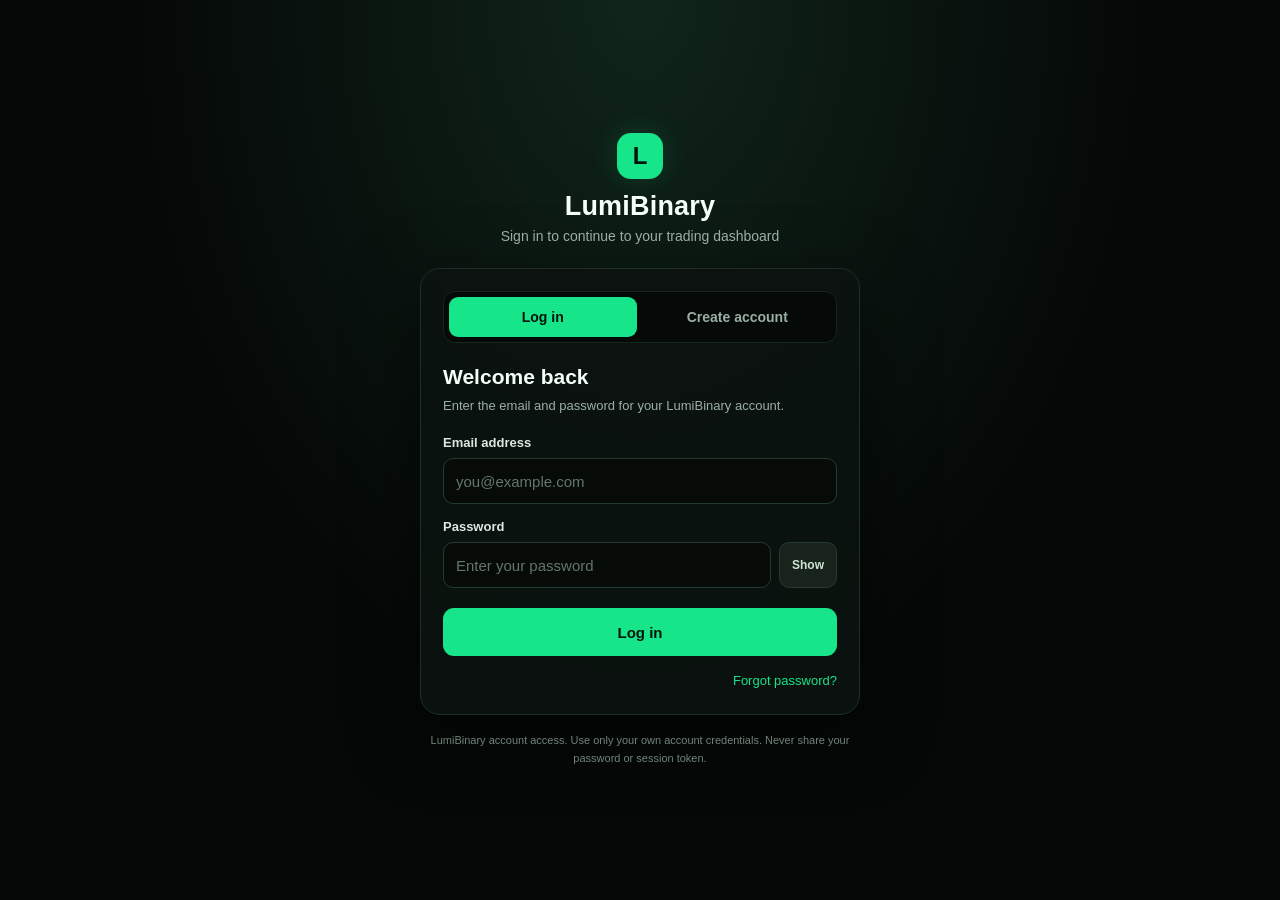
<file: history.html>
<!DOCTYPE html>
<html lang="en"><head><meta charset="UTF-8"><meta name="viewport" content="width=device-width,initial-scale=1,viewport-fit=cover"><meta name="theme-color" content="#050807"><title>LumiBinary — History</title><link rel="stylesheet" href="dashboard.css?v=8"><style>
.page-main{max-width:980px;margin:0 auto;padding:24px 16px 110px}.page-title{font-size:28px;margin:10px 0 6px}.page-sub{color:#8c9993;margin:0 0 22px}.history-page-item{display:flex;align-items:center;justify-content:space-between;gap:16px;padding:18px 16px;border-bottom:1px solid rgba(255,255,255,.06)}.history-page-item:last-child{border-bottom:0}.history-page-item div{display:flex;flex-direction:column;gap:6px}.history-page-item span,.history-page-item small{color:#8c9993;font-size:13px}.win{color:#00e38a}.loss{color:#ff5266}.unsettled{color:#f2c45c}.empty{padding:40px 16px;text-align:center;color:#89958f}.page-panel{padding:0;overflow:hidden}.page-head{padding:18px 16px;border-bottom:1px solid rgba(255,255,255,.07)}.page-head h2{margin:0}.bottom-nav a{text-decoration:none}
</style></head><body>
<div id="overlay" class="overlay"></div><aside id="sideMenu" class="side-menu"><div class="side-head"><div class="side-brand"><span class="brand-mark">TZ</span><span>LumiBinary</span></div><button id="closeMenu" class="icon-btn close-btn">×</button></div><div class="profile"><div id="avatar" class="avatar">T</div><div class="profile-info"><strong id="profileName">Demo Trader</strong><span id="profileEmail">demo@tradezora.local</span></div></div><nav class="side-nav"><a href="dashboard.html" class="side-link"><span>▣</span> Trade</a><a href="positions.html" class="side-link"><span>▥</span> Positions</a><a href="history.html" class="side-link active"><span>◷</span> History</a></nav><button id="logout" class="logout-btn">Log out</button></aside>
<header class="topbar"><button id="menuBtn" class="menu-btn"><span></span><span></span><span></span></button><a href="dashboard.html" class="mobile-logo">LumiBinary</a><div class="top-spacer"></div><div class="demo-badge">DEMO</div><div class="balance-box"><small>BALANCE</small><strong id="balance">$10,000.00</strong></div><div class="notification-dot">•</div></header>
<main class="page-main"><h1 class="page-title">Trade History</h1><p class="page-sub">Review your completed demo contracts.</p><section class="panel page-panel"><div class="page-head"><h2>Completed Trades</h2></div><div id="historyList"></div></section></main>
<nav class="bottom-nav"><a href="dashboard.html"><span class="nav-icon">▣</span><span>Trade</span></a><a href="positions.html"><span class="nav-icon">▥</span><span>Positions</span></a><a class="active" href="history.html" aria-current="page"><span class="nav-icon">◷</span><span>History</span></a></nav><script src="tradezora-engine.js?v=10"></script><script src="account-pages.js?v=2"></script><script>
/* LumiBinary history view: show the selected account's latest 48 hours only.
   Old records remain stored; this page only filters what is displayed. */
document.addEventListener('DOMContentLoaded', function () {
  const WINDOW_MS = 48 * 60 * 60 * 1000;
  const list = document.getElementById('historyList');
  const badge = document.querySelector('.demo-badge');
  const subtitle = document.querySelector('.page-sub');
  const heading = document.querySelector('.page-head h2');
  if (!list) return;

  function readHistory(key) {
    try {
      const value = JSON.parse(localStorage.getItem(key) || '[]');
      return Array.isArray(value) ? value : [];
    } catch (_) { return []; }
  }

  function getTimestamp(trade) {
    const raw = trade.settledAt ?? trade.timestamp ?? trade.closedAt ?? trade.createdAt ?? trade.openedAt;
    if (raw === undefined || raw === null || raw === '') return NaN;
    if (typeof raw === 'number' || (typeof raw === 'string' && /^\d+(\.\d+)?$/.test(raw))) {
      let n = Number(raw);
      if (!Number.isFinite(n)) return NaN;
      if (n < 1e12) n *= 1000;
      return n;
    }
    const parsed = Date.parse(raw);
    return Number.isFinite(parsed) ? parsed : NaN;
  }

  function safeText(value, fallback) {
    return value === undefined || value === null || value === '' ? fallback : String(value);
  }

  function render() {
    const isReal = localStorage.getItem('tradezoraAccountMode') === 'real';
    const modeLabel = isReal ? 'REAL TEST' : 'DEMO';
    const historyKey = isReal ? 'tradezoraSandboxHistory' : 'tradezoraDemoHistory';
    const now = Date.now();
    const recent = readHistory(historyKey)
      .map(trade => ({ trade, time: getTimestamp(trade) }))
      .filter(item => Number.isFinite(item.time) && item.time <= now && now - item.time <= WINDOW_MS)
      .sort((a, b) => b.time - a.time);

    if (badge) badge.textContent = modeLabel;
    if (subtitle) subtitle.textContent = `Showing ${isReal ? 'real-test' : 'demo'} trades from the last 48 hours.`;
    if (heading) heading.textContent = 'Trade Records';
    const pageHead = document.querySelector('.page-head');
    if (pageHead) pageHead.style.display = 'none';
    list.replaceChildren();

    if (!recent.length) {
      const empty = document.createElement('div');
      empty.className = 'empty';
      empty.textContent = 'No trade records in the last 48 hours.';
      list.appendChild(empty);
      return;
    }

    recent.forEach(({ trade, time }) => {
      const item = document.createElement('div');
      item.className = 'history-page-item';
      const details = document.createElement('div');
      const title = document.createElement('strong');
      const contract = safeText(trade.type, safeText(trade.contract, 'Trade')).toUpperCase();
      title.textContent = `${contract}${trade.digit !== undefined ? ` · ${trade.digit}` : ''}`;
      const meta = document.createElement('span');
      const market = safeText(trade.market, safeText(trade.symbol, ''));
      const isUnsettled = trade.settlementStatus === 'unsettled' || trade.status === 'cancelled' || trade.win === null;
      const finalDigit = trade.finalDigit !== undefined && trade.finalDigit !== null ? ` · Final digit: ${trade.finalDigit}` : '';
      meta.textContent = `${market ? market + ' · ' : ''}${new Date(time).toLocaleString()}${finalDigit}`;
      details.append(title, meta);

      const result = document.createElement('div');
      result.style.textAlign = 'right';
      const won = trade.win === true || trade.win === 1 || trade.result === 'win';
      const status = document.createElement('strong');
      status.className = isUnsettled ? 'unsettled' : (won ? 'win' : 'loss');
      status.textContent = isUnsettled ? 'UNSETTLED' : (won ? 'WON' : 'LOST');
      const amount = document.createElement('small');
      if (isUnsettled) {
        const refund = Number(trade.refundAmount ?? trade.stake);
        amount.textContent = `Stake refunded: $${(Number.isFinite(refund) ? refund : 0).toFixed(2)}`;
        amount.className = 'unsettled';
      } else {
        const profit = Number(trade.profit);
        const stake = Number(trade.stake);
        const pnl = won ? (Number.isFinite(profit) ? profit : 0) : (Number.isFinite(stake) ? -stake : 0);
        amount.textContent = `${pnl >= 0 ? '+' : '−'}$${Math.abs(pnl).toFixed(2)}`;
        amount.className = won ? 'win' : 'loss';
      }
      result.append(status, amount);
      item.append(details, result);
      list.appendChild(item);
    });
  }

  // account-pages.js registers its DOMContentLoaded renderer before this one.
  // Running here ensures our selected-account renderer is the final initial render.
  render();
  window.addEventListener('tradezora-state-changed', render);
  window.addEventListener('storage', render);
  window.addEventListener('focus', render);
  document.addEventListener('visibilitychange', () => { if (!document.hidden) render(); });
  window.setInterval(render, 60000);
});
</script></body></html>
</file>
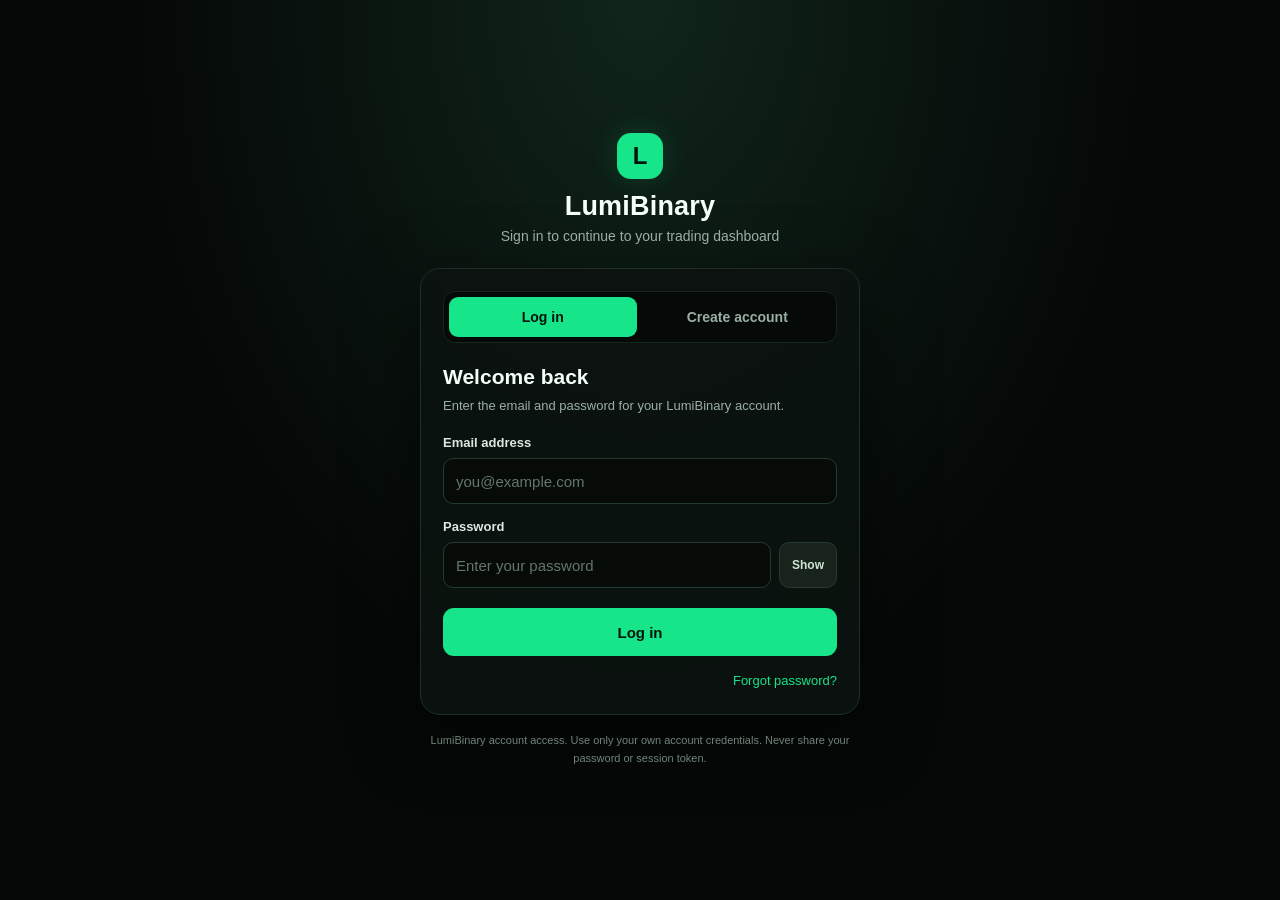
<file: positions.html>
<!DOCTYPE html>
<html lang="en"><head><meta charset="UTF-8"><meta name="viewport" content="width=device-width,initial-scale=1,viewport-fit=cover"><meta name="theme-color" content="#050807"><title>TradeZora — Positions</title><link rel="stylesheet" href="dashboard.css?v=8"><style>
.page-main{max-width:980px;margin:0 auto;padding:24px 16px 110px}.page-title{font-size:28px;margin:10px 0 6px}.page-sub{color:#8c9993;margin:0 0 22px}.position-page-item,.history-page-item{display:flex;align-items:center;justify-content:space-between;gap:16px;padding:18px 16px;border-bottom:1px solid rgba(255,255,255,.06)}.position-page-item:last-child,.history-page-item:last-child{border-bottom:0}.position-page-item div,.history-page-item div{display:flex;flex-direction:column;gap:6px}.position-page-item span,.history-page-item span,.history-page-item small,.position-page-item small{color:#8c9993;font-size:13px}.open-status{color:#00e38a}.empty{padding:40px 16px;text-align:center;color:#89958f}.page-panel{padding:0;overflow:hidden}.page-head{display:flex;align-items:center;justify-content:space-between;padding:18px 16px;border-bottom:1px solid rgba(255,255,255,.07)}.page-head h2{margin:0}.bottom-nav a{text-decoration:none}
</style></head><body>
<div id="overlay" class="overlay"></div><aside id="sideMenu" class="side-menu"><div class="side-head"><div class="side-brand"><span class="brand-mark">TZ</span><span>TradeZora</span></div><button id="closeMenu" class="icon-btn close-btn">×</button></div><div class="profile"><div id="avatar" class="avatar">T</div><div class="profile-info"><strong id="profileName">Demo Trader</strong><span id="profileEmail">demo@tradezora.local</span></div></div><nav class="side-nav"><a href="dashboard.html" class="side-link"><span>▣</span> Trade</a><a href="positions.html" class="side-link active"><span>▥</span> Positions</a><a href="history.html" class="side-link"><span>◷</span> History</a></nav><button id="logout" class="logout-btn">Log out</button></aside>
<header class="topbar"><button id="menuBtn" class="menu-btn"><span></span><span></span><span></span></button><a href="dashboard.html" class="mobile-logo">TradeZora</a><div class="top-spacer"></div><div class="demo-badge">DEMO</div><div class="balance-box"><small>BALANCE</small><strong id="balance">$10,000.00</strong></div><div class="notification-dot">•</div></header>
<main class="page-main"><h1 class="page-title">Open Positions</h1><p class="page-sub">Monitor your active contracts.</p><section class="panel page-panel"><div class="page-head"><h2>Active Trades</h2></div><div id="positionsList"></div></section></main>
<nav class="bottom-nav"><a href="dashboard.html"><span class="nav-icon">▣</span><span>Trade</span></a><a class="active" href="positions.html" aria-current="page"><span class="nav-icon">▥</span><span>Positions</span></a><a href="history.html"><span class="nav-icon">◷</span><span>History</span></a></nav>
<script src="tradezora-engine.js?v=10"></script><script src="account-pages.js?v=2"></script><script>
/* LumiBinary account-aware Positions page renderer.
   The shared engine and dashboard use separate Demo and Real position stores.
   Never clear an open position from this page: the engine must settle it. */
(() => {
  'use strict';

  const $ = (selector) => document.querySelector(selector);
  const modeNow = () => localStorage.getItem('tradezoraAccountMode') === 'real' ? 'real' : 'demo';
  const stores = {
    demo: { positions: 'tradezoraDemoPositions', balance: 'tradezoraDemoBalance' },
    real: { positions: 'tradezoraSandboxPositions', balance: null }
  };
  const safeArray = (key) => {
    try {
      const value = JSON.parse(localStorage.getItem(key) || '[]');
      return Array.isArray(value) ? value : [];
    } catch (_) { return []; }
  };
  const money = (value) => '$' + Number(value || 0).toLocaleString('en-US', {
    minimumFractionDigits: 2,
    maximumFractionDigits: 2
  });

  let activeMode = null;
  let realBalance = null;
  let realBalanceStatus = 'loading';
  let realBalanceRequestedAt = 0;

  async function refreshRealBalance() {
    const token = localStorage.getItem('tradezoraAuthToken') ||
      localStorage.getItem('session_token') || localStorage.getItem('sessionToken') || '';
    if (!token) {
      realBalance = null;
      realBalanceStatus = 'error';
      updateBalance();
      return;
    }

    realBalanceStatus = 'loading';
    updateBalance();
    try {
      const response = await fetch('https://tradezora-backend-1.onrender.com/api/real-account', {
        method: 'GET',
        headers: { 'Authorization': `Bearer ${token}`, 'Accept': 'application/json' }
      });
      const data = await response.json().catch(() => ({}));
      if (!response.ok || data.success === false) {
        throw new Error(data.error || `Request failed (${response.status})`);
      }
      const account = data.account || data;
      const value = Number(account.balance);
      if (account.account_type !== 'real' || !Number.isFinite(value) || value < 0) {
        throw new Error('The server returned an invalid real-account balance.');
      }
      realBalance = value;
      realBalanceStatus = 'loaded';
    } catch (error) {
      realBalance = null;
      realBalanceStatus = 'error';
      console.warn('Positions page could not load the real-account balance:', error.message);
    }
    updateBalance();
  }

  function updateBalance() {
    const label = $('.balance-box small');
    const value = $('#balance');
    if (activeMode === 'real') {
      if (label) label.textContent = 'REAL BALANCE';
      if (value) value.textContent = realBalanceStatus === 'loaded'
        ? money(realBalance) : (realBalanceStatus === 'error' ? 'Unavailable' : 'Loading…');
    } else {
      if (label) label.textContent = 'DEMO BALANCE';
      if (value) value.textContent = money(localStorage.getItem(stores.demo.balance) || 10000);
    }
  }

  function syncAccountHeader() {
    const nextMode = modeNow();
    const changed = nextMode !== activeMode;
    activeMode = nextMode;

    const badge = $('.demo-badge');
    if (badge) {
      badge.textContent = activeMode === 'real' ? 'REAL' : 'DEMO';
      badge.setAttribute('aria-label', activeMode === 'real' ? 'Real account' : 'Demo account');
    }
    const subtitle = $('.page-sub');
    if (subtitle) subtitle.textContent = activeMode === 'real'
      ? 'Monitor your active real-account test contracts.'
      : 'Monitor your active demo contracts.';

    updateBalance();
    if (changed && activeMode === 'real') {
      realBalanceRequestedAt = Date.now();
      refreshRealBalance();
    }
    if (changed && activeMode === 'demo') {
      realBalance = null;
      realBalanceStatus = 'loading';
    }
  }

  function addText(parent, tag, className, value) {
    const element = document.createElement(tag);
    if (className) element.className = className;
    element.textContent = value;
    parent.appendChild(element);
    return element;
  }

  function renderPositions() {
    syncAccountHeader();
    const list = $('#positionsList');
    if (!list) return;

    const mode = activeMode || modeNow();
    const positions = safeArray(stores[mode].positions);
    list.replaceChildren();

    if (!positions.length) {
      const empty = document.createElement('div');
      empty.className = 'empty';
      empty.textContent = 'No open positions in this account. Active trades will appear here until they settle.';
      list.appendChild(empty);
      return;
    }

    positions.slice().reverse().forEach((position) => {
      const row = document.createElement('div');
      row.className = 'position-page-item';

      const details = document.createElement('div');
      const type = String(position.type || 'TRADE').toUpperCase();
      const contract = String(position.contract || 'CONTRACT').toUpperCase();
      addText(details, 'strong', '', `${type} · ${contract}`);

      const digit = position.digit !== undefined && position.digit !== null
        ? `Digit ${position.digit}` : 'Digit —';
      const stake = money(position.stake);
      const modeLabel = String(position.mode || 'MANUAL').toUpperCase();
      const market = position.market ? ` · ${String(position.market)}` : '';
      const funding = mode === 'real' && position.fundingSource
        ? ` · ${String(position.fundingSource).toUpperCase()} FUNDS` : '';
      addText(details, 'span', '', `${modeLabel} · ${digit} · ${stake}${market}${funding}`);
      if (position.openedAt) {
        const opened = new Date(Number(position.openedAt));
        if (!Number.isNaN(opened.getTime())) {
          addText(details, 'small', '', `Opened ${opened.toLocaleTimeString()}`);
        }
      }

      const statusWrap = document.createElement('div');
      statusWrap.style.textAlign = 'right';
      const status = addText(statusWrap, 'strong', 'open-status', 'OPEN');
      if (Number(position.settleAt) > Date.now()) {
        const remaining = Math.max(1, Math.ceil((Number(position.settleAt) - Date.now()) / 1000));
        addText(statusWrap, 'small', '', `Settling in ${remaining}s`);
      } else {
        status.textContent = 'AWAITING SETTLEMENT';
        status.style.color = '#f2c45c';
      }

      row.append(details, statusWrap);
      list.appendChild(row);
    });
  }


  function refreshIfNeeded() {
    if (modeNow() !== activeMode) renderPositions();
    else {
      updateBalance();
      renderPositions();
    }
    if (activeMode === 'real' && Date.now() - realBalanceRequestedAt > 60000) {
      realBalanceRequestedAt = Date.now();
      refreshRealBalance();
    }
  }

  document.addEventListener('DOMContentLoaded', () => {
    renderPositions();
    window.addEventListener('tradezora-state-changed', renderPositions);
    window.addEventListener('storage', (event) => {
      if (!event.key || event.key === 'tradezoraAccountMode' ||
          event.key === stores.demo.positions || event.key === stores.real.positions ||
          event.key === stores.demo.balance) renderPositions();
    });
    window.addEventListener('focus', renderPositions);
    document.addEventListener('visibilitychange', () => {
      if (!document.hidden) renderPositions();
    });
    window.setInterval(refreshIfNeeded, 1000);
  });
})();

</script></body></html>
</file>
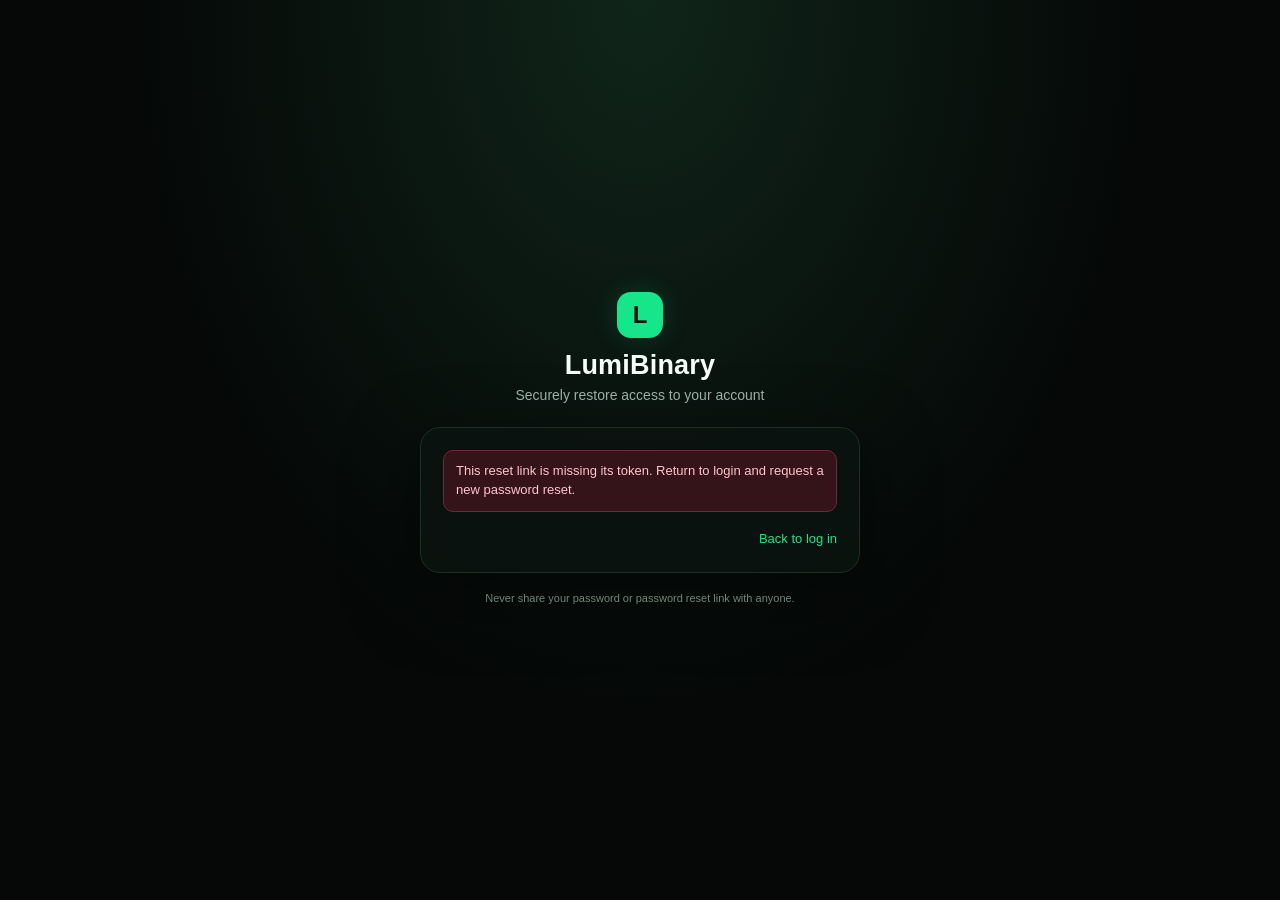
<file: reset-password.html>
<!doctype html>
<html lang="en">
<head>
  <meta charset="utf-8">
  <meta name="viewport" content="width=device-width, initial-scale=1">
  <meta name="theme-color" content="#050807">
  <title>LumiBinary — Reset password</title>
  <style>
    :root{color-scheme:dark;--bg:#050807;--panel:#0c1410;--line:#1c3026;--green:#16e58a;--muted:#9bb0a4;--red:#ff6474}
    *{box-sizing:border-box}
    body{margin:0;min-height:100vh;background:radial-gradient(ellipse at top,#10251a 0,#050807 56%);color:#f4fff8;font-family:Arial,Helvetica,sans-serif;display:flex;align-items:center;justify-content:center;padding:22px}
    .wrap{width:100%;max-width:440px}
    .brand{text-align:center;margin-bottom:24px}.logo{display:inline-flex;align-items:center;justify-content:center;width:46px;height:46px;border-radius:14px;background:var(--green);color:#03140b;font-weight:900;font-size:24px;box-shadow:0 0 28px #16e58a2a}
    .brand h1{font-size:27px;margin:12px 0 6px;letter-spacing:.2px}.brand p{color:var(--muted);font-size:14px;margin:0}
    .card{background:#0b120fF2;border:1px solid var(--line);border-radius:20px;padding:22px;box-shadow:0 20px 70px #0008}
    h2{font-size:21px;margin:0 0 7px}.sub{font-size:13px;color:var(--muted);margin:0 0 20px;line-height:1.5}
    .field{margin:0 0 15px}.field label{display:block;font-size:13px;font-weight:700;margin-bottom:8px;color:#dce9e0}
    input{width:100%;border:1px solid #263b2f;background:#060b08;color:#f5fff8;border-radius:10px;padding:13px 12px;font-size:15px;outline:none;min-height:46px}input:focus{border-color:var(--green);box-shadow:0 0 0 3px #16e58a19}input::placeholder{color:#64776b}
    .password{display:flex;gap:8px}.password input{flex:1;min-width:0}.show{background:#17231b;color:#cfe4d5;border:1px solid #263b2f;border-radius:10px;padding:0 12px;cursor:pointer;font-size:12px;font-weight:700}
    .primary{width:100%;border:0;border-radius:11px;background:var(--green);color:#04140b;font-weight:800;font-size:15px;padding:14px;min-height:48px;cursor:pointer;margin-top:5px}.primary:disabled{opacity:.6;cursor:wait}
    .message{display:none;padding:11px 12px;border-radius:10px;font-size:13px;line-height:1.45;margin:0 0 15px;overflow-wrap:anywhere}.message.error{display:block;background:#341319;border:1px solid #6d2935;color:#ffc5cc}.message.ok{display:block;background:#10291c;border:1px solid #1e6340;color:#baffd6}
    .links{display:flex;justify-content:flex-end;margin-top:13px}.link{background:none;border:0;padding:4px 0;color:var(--green);font-size:13px;cursor:pointer;text-decoration:none}.fine{color:#718579;text-align:center;font-size:11px;line-height:1.6;margin:17px 8px 0}.hidden{display:none!important}
    @media(max-width:380px){body{padding:14px}.card{padding:17px}.brand h1{font-size:24px}}
  </style>
</head>
<body>
  <main class="wrap">
    <header class="brand"><div class="logo" aria-hidden="true">L</div><h1>LumiBinary</h1><p>Securely restore access to your account</p></header>
    <section class="card" aria-label="Reset account password">
      <div id="message" class="message" role="status" aria-live="polite"></div>
      <form id="resetForm" novalidate>
        <h2>Choose a new password</h2>
        <p class="sub">Your reset link is valid for 30 minutes and can only be used once.</p>
        <div class="field"><label for="newPassword">New password</label><div class="password"><input id="newPassword" name="password" type="password" autocomplete="new-password" minlength="8" placeholder="At least 8 characters" required><button class="show" type="button" data-toggle="newPassword">Show</button></div></div>
        <div class="field"><label for="confirmPassword">Confirm new password</label><div class="password"><input id="confirmPassword" name="confirmPassword" type="password" autocomplete="new-password" minlength="8" placeholder="Enter the password again" required><button class="show" type="button" data-toggle="confirmPassword">Show</button></div></div>
        <button class="primary" id="submitButton" type="submit">Save new password</button>
      </form>
      <div id="successActions" class="hidden"><a class="link" href="auth.html">Return to log in</a></div>
      <div class="links" id="backLink"><a class="link" href="auth.html">Back to log in</a></div>
    </section>
    <p class="fine">Never share your password or password reset link with anyone.</p>
  </main>
  <script>
    (() => {
      'use strict';
      const API_BASE = 'https://tradezora-backend-1.onrender.com';
      const $ = (id) => document.getElementById(id);
      const form = $('resetForm');
      const message = $('message');
      const token = new URLSearchParams(window.location.search).get('token') || '';

      function showMessage(text, kind = 'error') {
        message.textContent = text;
        message.className = 'message ' + kind;
      }
      function setBusy(busy) {
        const button = $('submitButton');
        button.disabled = busy;
        button.textContent = busy ? 'Saving…' : 'Save new password';
      }

      document.querySelectorAll('[data-toggle]').forEach((button) => {
        button.addEventListener('click', () => {
          const input = $(button.dataset.toggle);
          const show = input.type === 'password';
          input.type = show ? 'text' : 'password';
          button.textContent = show ? 'Hide' : 'Show';
        });
      });

      if (!token) {
        form.classList.add('hidden');
        $('backLink').classList.remove('hidden');
        showMessage('This reset link is missing its token. Return to login and request a new password reset.');
      }

      form.addEventListener('submit', async (event) => {
        event.preventDefault();
        message.className = 'message';
        const password = $('newPassword').value;
        const confirmPassword = $('confirmPassword').value;
        if (!token) return showMessage('This reset link is invalid. Request a new one from the login page.');
        if (password.length < 8) return showMessage('Your new password must be at least 8 characters.');
        if (password !== confirmPassword) return showMessage('The passwords do not match.');

        setBusy(true);
        try {
          let response;
          try {
            response = await fetch(API_BASE + '/api/auth/reset-password', {
              method: 'POST',
              headers: {'Content-Type': 'application/json', 'Accept': 'application/json'},
              body: JSON.stringify({token, password})
            });
          } catch (_) {
            throw new Error('Could not reach the server. Check your internet connection and try again.');
          }
          let data;
          try { data = await response.json(); }
          catch (_) { throw new Error('The server returned an unreadable response. Please try again later.'); }
          if (!response.ok || data.success === false) {
            throw new Error(data.error || 'This password reset link is invalid or has expired.');
          }
          form.classList.add('hidden');
          $('backLink').classList.add('hidden');
          $('successActions').classList.remove('hidden');
          showMessage(data.message || 'Your password has been reset. You can now log in with your new password.', 'ok');
        } catch (error) {
          showMessage(error.message || 'Could not reset your password. Please request a new link.');
        } finally {
          setBusy(false);
        }
      });
    })();
  </script>
</body>
</html>
</file>
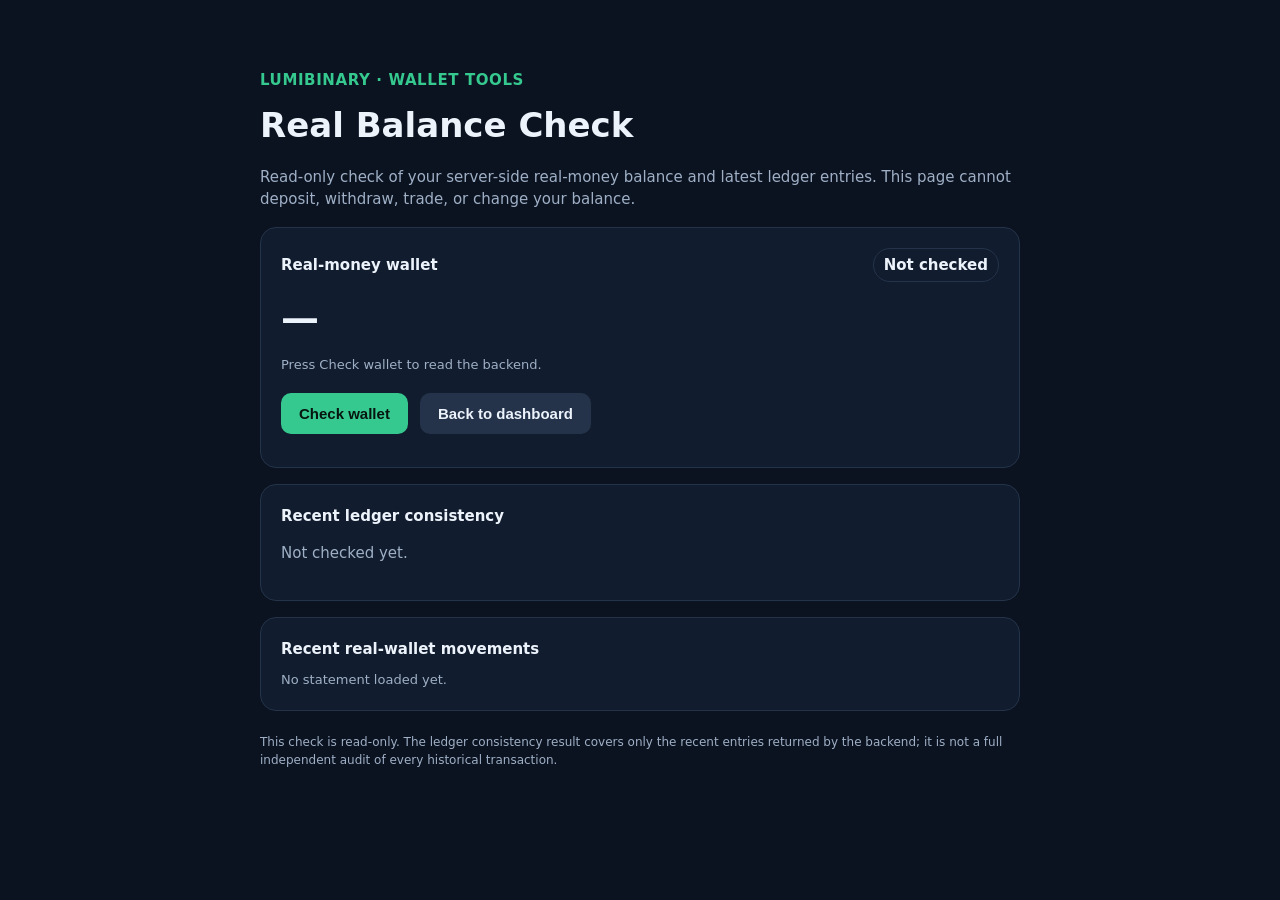
<file: wallet-audit.html>
<!doctype html>
<html lang="en">
<head>
<meta charset="utf-8">
<meta name="viewport" content="width=device-width, initial-scale=1">
<title>LumiBinary · Real Wallet Check</title>
<style>
:root{color-scheme:dark;--bg:#0b1220;--panel:#111c2e;--line:#24334a;--text:#edf3fb;--muted:#9fb0c6;--green:#36c98f;--red:#ff7373;--amber:#f4c46b}
*{box-sizing:border-box}body{margin:0;background:var(--bg);color:var(--text);font:15px/1.5 system-ui,-apple-system,Segoe UI,Roboto,sans-serif;padding:24px}
main{max-width:760px;margin:5vh auto}.brand{color:var(--green);font-weight:750;letter-spacing:.04em}h1{font-size:clamp(25px,5vw,34px);margin:8px 0}.muted{color:var(--muted)}.panel{background:var(--panel);border:1px solid var(--line);border-radius:16px;padding:20px;margin:16px 0}.balance{font-size:38px;font-weight:800;letter-spacing:-.03em;margin:8px 0}.status{display:inline-block;padding:5px 10px;border-radius:999px;border:1px solid var(--line);font-weight:700}.ok{color:var(--green)}.bad{color:var(--red)}.warn{color:var(--amber)}button{border:0;border-radius:10px;background:var(--green);color:#06150f;font-weight:800;padding:12px 18px;font-size:15px;cursor:pointer}button:disabled{opacity:.6;cursor:wait}.row{display:flex;gap:12px;flex-wrap:wrap;align-items:center}.small{font-size:13px}.entry{padding:12px 0;border-top:1px solid var(--line);display:grid;grid-template-columns:1fr auto;gap:8px}.entry:first-child{border-top:0}.amount{font-weight:750;text-align:right}.error{color:var(--red);white-space:pre-wrap}.foot{font-size:12px;color:var(--muted);margin-top:22px}a{color:var(--green)}
</style>
</head>
<body>
<main>
  <div class="brand">LUMIBINARY · WALLET TOOLS</div>
  <h1>Real Balance Check</h1>
  <p class="muted">Read-only check of your server-side real-money balance and latest ledger entries. This page cannot deposit, withdraw, trade, or change your balance.</p>
  <section class="panel">
    <div class="row" style="justify-content:space-between"><strong>Real-money wallet</strong><span id="status" class="status">Not checked</span></div>
    <div id="balance" class="balance">—</div>
    <div id="updated" class="muted small">Press Check wallet to read the backend.</div>
    <div class="row" style="margin-top:18px"><button id="check" type="button">Check wallet</button><button id="back" type="button" style="background:#24334a;color:var(--text)">Back to dashboard</button></div>
    <p id="message" class="small muted" aria-live="polite"></p>
  </section>
  <section class="panel">
    <strong>Recent ledger consistency</strong>
    <p id="consistency" class="muted">Not checked yet.</p>
    <p id="scope" class="muted small"></p>
  </section>
  <section class="panel">
    <strong>Recent real-wallet movements</strong>
    <div id="entries" class="muted small" style="margin-top:10px">No statement loaded yet.</div>
  </section>
  <p class="foot">This check is read-only. The ledger consistency result covers only the recent entries returned by the backend; it is not a full independent audit of every historical transaction.</p>
</main>
<script>
(() => {
  'use strict';
  const API = 'https://tradezora-backend-1.onrender.com';
  const $ = id => document.getElementById(id);
  const token = () => localStorage.getItem('tradezoraAuthToken') || localStorage.getItem('session_token') || localStorage.getItem('sessionToken') || '';
  const money = n => new Intl.NumberFormat('en-US',{style:'currency',currency:'USD'}).format(Number(n));
  const safe = v => v === null || v === undefined || v === '' ? '—' : String(v);
  function setStatus(text,kind){$('status').textContent=text;$('status').className='status '+(kind||'');}
  $('back').addEventListener('click',()=>location.href='dashboard.html');
  $('check').addEventListener('click', async () => {
    const authToken = token();
    if (!authToken) {
      setStatus('Login required','warn');
      $('message').textContent='Please open your LumiBinary dashboard, log in, then open this page in the same browser.';
      return;
    }
    $('check').disabled=true; $('message').textContent='Reading your wallet statement…';
    setStatus('Checking…','warn');
    try {
      const response = await fetch(API+'/api/real-account/ledger?limit=20', {
        method:'GET',headers:{Authorization:'Bearer '+authToken,Accept:'application/json'},cache:'no-store'
      });
      const data = await response.json().catch(()=>({}));
      if (!response.ok || data.success !== true) throw new Error(data.error || ('Backend returned HTTP '+response.status));
      $('balance').textContent=money(data.balance);
      $('updated').textContent='Server balance · Updated '+(data.updated_at ? new Date(data.updated_at).toLocaleString() : 'time unavailable');
      const consistent = data.ledger_consistent === true;
      $('consistency').innerHTML = consistent ? '<span class="ok">✓ Recent ledger entries line up with the current balance.</span>' : '<span class="bad">! Ledger mismatch reported. Do not make balance-changing test transactions until reviewed.</span>';
      $('scope').textContent=data.ledger_check_scope || '';
      const entries=Array.isArray(data.entries)?data.entries:[];
      const list=$('entries'); list.replaceChildren();
      if(!entries.length){list.textContent='No ledger entries were returned for this account.';}
      else entries.forEach(entry=>{
        const item=document.createElement('div');item.className='entry';
        const left=document.createElement('div');
        const title=document.createElement('strong');title.textContent=safe(entry.type).replaceAll('_',' ').toUpperCase();
        const meta=document.createElement('div');meta.className='muted small';meta.textContent=(entry.created_at?new Date(entry.created_at).toLocaleString():'')+(entry.description?' · '+entry.description:'');
        const amounts=document.createElement('div');amounts.className='amount';amounts.textContent=money(entry.amount);
        const before=document.createElement('div');before.className='muted small';before.textContent=safe(entry.balance_before)+' → '+safe(entry.balance_after);
        left.append(title,meta);item.append(left,document.createElement('div'));item.lastChild.append(amounts,before);list.appendChild(item);
      });
      setStatus(consistent?'Statement check passed':'Review required',consistent?'ok':'bad');
      $('message').textContent='Read-only request completed successfully (HTTP '+response.status+').';
    } catch(error) {
      setStatus('Could not verify','bad');$('message').className='small error';$('message').textContent=error.message+'\nNo balance changes were made.';
    } finally {$('check').disabled=false;}
  });
})();
</script>
</body>
</html>
</file>
<file: styles.css>
:root{--bg:#050807;--panel:#0c1210;--panel2:#101815;--text:#f3f7f5;--muted:#8f9b96;--green:#16e58a;--green2:#0bbd70;--red:#ff5d6c;--border:#1c2923;--shadow:0 20px 60px rgba(0,0,0,.28)}
*{box-sizing:border-box}html{scroll-behavior:smooth}body{margin:0;background:var(--bg);color:var(--text);font-family:Inter,Arial,sans-serif;line-height:1.55}.site-header{height:76px;padding:0 5%;display:flex;align-items:center;justify-content:space-between;border-bottom:1px solid var(--border);position:sticky;top:0;z-index:20;background:rgba(5,8,7,.92);backdrop-filter:blur(16px)}.logo{font-size:22px;font-weight:800;color:#fff;text-decoration:none}.logo span{color:var(--green)}nav{display:flex;gap:28px}nav a,.login-btn{color:var(--muted);text-decoration:none;font-size:14px}nav a:hover,.login-btn:hover{color:#fff}.header-actions{display:flex;gap:12px;align-items:center}.theme-btn{width:38px;height:38px;border:1px solid var(--border);background:var(--panel);color:#fff;border-radius:10px;cursor:pointer}.get-started-btn,.primary-btn{display:inline-flex;align-items:center;justify-content:center;background:var(--green);color:#031009;text-decoration:none;border:0;border-radius:10px;padding:12px 18px;font-weight:800;cursor:pointer}.secondary-btn{display:inline-flex;align-items:center;justify-content:center;border:1px solid var(--border);color:#fff;text-decoration:none;border-radius:10px;padding:12px 18px;font-weight:700}.hero{max-width:1180px;margin:auto;padding:95px 24px 70px;display:grid;grid-template-columns:1.1fr .9fr;gap:70px;align-items:center}.eyebrow{color:var(--green);font-size:11px;font-weight:800;letter-spacing:.15em}.hero h1{font-size:clamp(46px,7vw,78px);line-height:1.02;letter-spacing:-.05em;margin:14px 0 20px}.hero h1 span{color:var(--green)}.hero-copy>p{max-width:650px;color:var(--muted);font-size:17px}.hero-actions{display:flex;gap:12px;margin:28px 0}.trust-row{display:flex;flex-wrap:wrap;gap:18px;color:#aeb8b3;font-size:12px}.hero-card,.trade-preview{background:linear-gradient(145deg,#0d1511,#09100d);border:1px solid var(--border);border-radius:20px;box-shadow:var(--shadow)}.hero-card{padding:24px}.card-top,.preview-head{display:flex;justify-content:space-between;align-items:center;color:#cdd5d1;font-weight:700}.live-dot{font-size:10px;color:var(--green)}.hero-price{font-size:38px;font-weight:800;margin:38px 0 22px}.hero-price small{font-size:13px;color:var(--green)}.mini-chart{height:180px;display:flex;align-items:end;gap:7px;border-bottom:1px solid var(--border)}.mini-chart i{display:block;flex:1;background:linear-gradient(180deg,var(--green),#0d6c48);border-radius:5px 5px 0 0}.mini-chart i:nth-child(1){height:35%}.mini-chart i:nth-child(2){height:48%}.mini-chart i:nth-child(3){height:40%}.mini-chart i:nth-child(4){height:61%}.mini-chart i:nth-child(5){height:53%}.mini-chart i:nth-child(6){height:72%}.mini-chart i:nth-child(7){height:64%}.mini-chart i:nth-child(8){height:82%}.mini-chart i:nth-child(9){height:74%}.mini-chart i:nth-child(10){height:92%}.hero-card-bottom{display:flex;justify-content:space-between;color:var(--muted);font-size:11px;margin-top:15px}.ticker{max-width:1180px;margin:0 auto 80px;padding:16px 18px;display:grid;grid-template-columns:repeat(5,1fr);gap:10px;background:var(--panel);border:1px solid var(--border);border-radius:14px}.ticker div{display:flex;flex-direction:column;gap:2px;padding:8px 10px;border-right:1px solid var(--border)}.ticker div:last-child{border:0}.ticker strong{font-size:12px}.ticker span,.ticker b{font-size:12px}.ticker span{color:#c0c9c5}.ticker b{color:var(--green)}.ticker .negative{color:var(--red)}.section{max-width:1180px;margin:auto;padding:80px 24px}.section-heading{max-width:700px;margin-bottom:35px}.section-heading h2{font-size:40px;line-height:1.1;margin:10px 0}.section-heading p{color:var(--muted)}.feature-grid{display:grid;grid-template-columns:repeat(4,1fr);gap:16px}.feature-card{background:var(--panel);border:1px solid var(--border);border-radius:16px;padding:25px}.feature-icon{width:42px;height:42px;display:grid;place-items:center;border-radius:12px;background:#092218;color:var(--green);font-size:20px}.feature-card h3{margin:22px 0 8px}.feature-card p{color:var(--muted);font-size:14px}.preview-section{display:grid;grid-template-columns:.8fr 1.2fr;gap:60px;align-items:center}.preview-section .section-heading{margin:0}.trade-preview{padding:24px}.demo-label{font-size:10px;color:var(--green);border:1px solid #155c40;padding:5px 8px;border-radius:20px}.price-info{display:flex;align-items:end;gap:12px;margin:18px 0}.price-info strong{font-size:30px}.price-info span{color:var(--green);font-size:13px;margin-bottom:5px}.big-chart{height:260px;border:1px solid var(--border);border-radius:12px;background:repeating-linear-gradient(0deg,transparent 0 50px,#132019 51px),repeating-linear-gradient(90deg,transparent 0 80px,#132019 81px);position:relative;overflow:hidden}.chart-line{position:absolute;inset:20px;clip-path:polygon(0 75%,8% 68%,16% 71%,24% 50%,32% 58%,40% 40%,48% 45%,56% 28%,64% 36%,72% 18%,80% 31%,88% 14%,100% 5%,100% 9%,88% 19%,80% 36%,72% 23%,64% 41%,56% 33%,48% 50%,40% 45%,32% 63%,24% 55%,16% 76%,8% 73%,0 80%);background:var(--green)}.preview-buttons{display:grid;grid-template-columns:1fr 1fr;gap:12px;margin-top:14px}.preview-buttons button{border:0;border-radius:11px;padding:15px;font-size:16px;font-weight:800;cursor:pointer}.preview-buttons span{display:block;font-size:10px;opacity:.65;margin-top:2px}.up-button{background:#16e58a;color:#04130b}.down-button{background:#ff5d6c;color:#21060a}.stats-grid{max-width:1132px;margin:0 auto;padding:0 0 80px;display:grid;grid-template-columns:repeat(4,1fr)}.stats-grid div{text-align:center;padding:25px;border-right:1px solid var(--border)}.stats-grid div:last-child{border:0}.stats-grid strong{display:block;color:var(--green);font-size:31px}.stats-grid span{color:var(--muted);font-size:12px}.steps{display:grid;grid-template-columns:repeat(3,1fr);gap:16px}.steps article{background:var(--panel);border:1px solid var(--border);padding:28px;border-radius:16px}.steps span{color:var(--green);font-weight:800}.steps h3{margin:18px 0 8px}.steps p{color:var(--muted);font-size:14px}.cta{max-width:1132px;margin:20px auto 90px;padding:42px;border:1px solid #174832;background:linear-gradient(135deg,#0a1d14,#0c1210);border-radius:20px;display:flex;align-items:center;justify-content:space-between;gap:30px}.cta h2{margin:8px 0}.cta p{margin:0;color:var(--muted);font-size:13px}footer{border-top:1px solid var(--border);padding:30px 5%;display:flex;justify-content:space-between;color:var(--muted);font-size:12px}@media(max-width:900px){nav{display:none}.hero{grid-template-columns:1fr;padding-top:60px}.feature-grid{grid-template-columns:1fr 1fr}.preview-section{grid-template-columns:1fr}.ticker{grid-template-columns:1fr 1fr;margin:0 20px 50px}.stats-grid{grid-template-columns:1fr 1fr}.steps{grid-template-columns:1fr 1fr}.cta{margin-left:20px;margin-right:20px}}@media(max-width:560px){.site-header{padding:0 16px}.login-btn{display:none}.hero{padding:55px 18px}.hero h1{font-size:48px}.hero-actions{flex-direction:column}.trust-row{flex-direction:column;gap:8px}.ticker{grid-template-columns:1fr;margin-left:16px;margin-right:16px}.feature-grid,.steps,.stats-grid{grid-template-columns:1fr}.stats-grid{padding:0 18px 50px}.stats-grid div{border-right:0;border-bottom:1px solid var(--border)}.stats-grid div:last-child{border:0}.section{padding:55px 18px}.section-heading h2{font-size:32px}.cta{margin:10px 18px 60px;padding:28px;flex-direction:column;align-items:flex-start}footer{padding:25px 18px;flex-direction:column;gap:8px}}
</file>
<file: dashboard.css>
/* TradeZora mobile-first dashboard CSS */
:root{--bg:#050807;--panel:#09100d;--green:#16e58a;--red:#ff4f61;--text:#eef5f1;--muted:#899891;--border:#173528;--shadow:0 14px 40px rgba(0,0,0,.28)}
*{box-sizing:border-box}html{scroll-behavior:smooth;background:var(--bg)}body{margin:0;min-height:100vh;background:radial-gradient(circle at 50% -10%,rgba(22,229,138,.07),transparent 32%),var(--bg);color:var(--text);font-family:Inter,ui-sans-serif,system-ui,-apple-system,BlinkMacSystemFont,"Segoe UI",sans-serif;font-size:14px;padding-bottom:24px}button,input,select{font:inherit}button{cursor:pointer}a{color:inherit}
.overlay{position:fixed;inset:0;background:rgba(0,0,0,.62);opacity:0;visibility:hidden;transition:.2s;z-index:80}.overlay.show{opacity:1;visibility:visible}
.topbar{position:sticky;top:0;z-index:70;height:68px;display:flex;align-items:center;gap:12px;padding:0 18px;background:rgba(5,8,7,.97);border-bottom:1px solid var(--border);backdrop-filter:blur(12px)}
.menu-btn{width:44px;height:44px;flex:0 0 44px;border:1px solid #244334;border-radius:10px;background:#0b1510;display:grid;place-content:center;gap:4px}.menu-btn span{width:20px;height:2px;display:block;background:var(--text);border-radius:2px}
.mobile-logo{color:var(--green);text-decoration:none;font-weight:900;font-size:19px}.top-spacer{flex:1}.demo-badge{border:1px solid #4a3c74;background:#17112b;color:#bcaeff;border-radius:7px;padding:5px 8px;font-size:9px;font-weight:900}.balance-box{min-width:145px;padding:7px 13px;border:1px solid var(--border);border-radius:11px;background:#08110d;text-align:right}.balance-box small{display:block;color:var(--muted);font-size:9px;letter-spacing:.7px}.balance-box strong{display:block;color:var(--green);font-size:17px}.notification-btn{width:44px;height:44px;border:1px solid var(--border);border-radius:11px;background:#08110d;color:#fff}
.side-menu{position:fixed;top:0;left:0;width:min(330px,88vw);height:100vh;padding:18px;background:#060b08;border-right:1px solid var(--border);box-shadow:18px 0 50px rgba(0,0,0,.4);transform:translateX(-105%);transition:transform .24s ease;z-index:90;overflow-y:auto}.side-menu.open{transform:translateX(0)}.side-head{display:flex;align-items:center;justify-content:space-between;margin-bottom:20px}.side-brand{display:flex;align-items:center;gap:9px;color:var(--green);font-size:20px;font-weight:900}.brand-mark{width:36px;height:36px;display:grid;place-items:center;border:1px solid var(--green);border-radius:9px;font-size:12px}.icon-btn{border:1px solid var(--border);background:#0b1510;color:#fff;border-radius:9px}.close-btn{width:38px;height:38px;font-size:24px}.profile{display:flex;gap:11px;align-items:center;padding:13px;border:1px solid var(--border);border-radius:12px;background:#09140f;margin-bottom:12px}.avatar{width:44px;height:44px;flex:0 0 44px;display:grid;place-items:center;border-radius:50%;background:#103622;border:1px solid #246c47;color:var(--green);font-weight:900}.profile-info{min-width:0}.profile-info strong,.profile-info span{display:block;overflow:hidden;text-overflow:ellipsis;white-space:nowrap}.profile-info span{margin-top:3px;color:var(--muted);font-size:11px}.side-nav{display:grid;gap:4px}.side-link{width:100%;min-height:44px;display:flex;align-items:center;gap:11px;padding:10px 12px;border:0;border-radius:9px;background:transparent;color:#d7e0dc;text-decoration:none;text-align:left;font-size:13px}.side-link span{width:19px;text-align:center;color:#9aa9a2}.side-link:hover,.side-link.active{background:#0b2117;color:var(--green)}.logout-btn{width:100%;margin-top:16px;padding:12px;border:1px solid #4b2028;border-radius:9px;background:#1a0b0e;color:#ff7c88}
.page{width:100%}.terminal{width:min(1100px,100%);margin:0 auto;padding:16px}.market-tabs{display:flex;gap:5px;padding:4px;margin-bottom:10px;border:1px solid var(--border);border-radius:10px;background:#07100c;overflow-x:auto}.market-tabs button{flex:1 0 auto;min-height:38px;padding:8px 14px;border:0;border-radius:7px;background:transparent;color:var(--muted);font-weight:700;font-size:12px;white-space:nowrap}.market-tabs button.active{background:#10301f;color:var(--green)}.market-head{display:flex;align-items:end;justify-content:space-between;gap:12px;margin-bottom:10px}.eyebrow{display:block;margin-bottom:4px;color:var(--muted);font-size:9px;font-weight:800;letter-spacing:1px}.market-head select{min-width:190px;padding:9px 11px;border:1px solid var(--border);border-radius:8px;background:#09130f;color:#fff;outline:none}.price-change{text-align:right}.price-change span{display:block;color:var(--muted);font-size:8px}.price-change strong{display:block;color:var(--green);font-size:13px}
.panel{border:1px solid var(--border);border-radius:14px;background:linear-gradient(180deg,#09110d,#07100c);box-shadow:var(--shadow)}.chart-panel{padding:13px}.chart-toolbar{display:flex;align-items:center;justify-content:space-between;gap:10px}.historical{padding:5px 8px;border:1px solid var(--border);border-radius:6px;color:var(--muted);font-size:9px}.chart-tools{display:flex;gap:4px}.chart-tools button{min-width:31px;height:29px;padding:0 7px;border:1px solid var(--border);border-radius:6px;background:#0b1711;color:#dbe4df}.chart-wrap{position:relative;height:310px;margin-top:7px;overflow:hidden;border-radius:9px;background:linear-gradient(rgba(31,73,54,.15) 1px,transparent 1px),linear-gradient(90deg,rgba(31,73,54,.15) 1px,transparent 1px),#050a08;background-size:45px 45px}#priceChart{display:block;width:100%;height:100%}.chart-label{position:absolute;left:10px;bottom:8px;color:#4c6258;font-size:8px;pointer-events:none}.probability-title{display:flex;justify-content:space-between;gap:10px;margin-top:12px;color:#d9e3de;font-size:10px;font-weight:800}.probability-title small{color:var(--muted);font-size:8px;font-weight:500}.probabilities{display:grid;grid-template-columns:repeat(10,1fr);gap:4px;margin-top:7px}.probability{min-width:0;padding:7px 2px;border:1px solid var(--border);border-radius:6px;background:#09100d;text-align:center}.probability .digit-number{display:block;color:#dce5e0;font-size:10px;font-weight:800}.probability .percent{display:block;margin-top:3px;color:var(--green);font-size:7px}
.trade-card{margin-top:12px;padding:14px}.mode{display:grid;grid-template-columns:1fr 1fr;gap:3px;padding:3px;border-radius:8px;background:#06100b}.mode button{padding:8px;border:0;border-radius:6px;background:transparent;color:var(--muted);font-weight:800;font-size:11px}.mode button.active{background:#10301f;color:var(--green)}.scanner{width:100%;margin:12px 0;padding:10px;display:flex;align-items:center;gap:9px;border:1px solid #392b67;border-radius:9px;background:#17112b;color:#c8baff;text-align:left}.scanner:disabled{opacity:.55;cursor:wait}.bot-icon{width:30px;height:30px;flex:0 0 30px;display:grid;place-items:center;border-radius:7px;background:#24194b;color:#b9a5ff}.bot-content{min-width:0;flex:1}.bot-content strong,.bot-content small{display:block}.bot-content strong{font-size:12px}.bot-content small{margin-top:2px;color:#9585c9;font-size:8px}.bot-badge{font-size:8px;opacity:.65}.control{margin-top:12px}.control label,.controls-grid label{display:block;color:var(--muted);font-size:9px;font-weight:700}.stake{display:flex;align-items:center;justify-content:space-between;gap:8px;margin-top:5px;padding:4px;border:1px solid var(--border);border-radius:8px}.stake strong{font-size:14px}.stake button{width:36px;height:31px;border:0;border-radius:6px;background:#142019;color:#fff;font-size:18px}.controls-grid{display:grid;grid-template-columns:repeat(3,1fr);gap:8px;margin-top:11px}.input-wrap,.controls-grid select{display:flex;align-items:center;width:100%;min-height:38px;margin-top:5px;border:1px solid var(--border);border-radius:7px;background:#07100c;overflow:hidden}.input-wrap span{padding-left:8px;color:var(--muted);font-size:10px}.controls-grid input,.controls-grid select{width:100%;padding:8px;border:0;outline:0;background:transparent;color:#fff;font-size:11px}.controls-grid select{padding:0 8px}.controls-grid option{background:#0b120f;color:#fff}
.session{margin-top:13px;padding:13px;border:1px solid var(--border);border-radius:11px;background:#07100c}.session h3{margin:0 0 9px;color:var(--muted);font-size:10px}.session-grid{display:grid;grid-template-columns:repeat(2,1fr);gap:7px}.session-grid>div{min-height:62px;display:flex;flex-direction:column;align-items:center;justify-content:center;padding:8px;border-radius:8px;background:#050b08;text-align:center}.session-grid span{color:var(--muted);font-size:9px}.session-grid strong{margin-top:4px;font-size:14px}.contract-title{margin-top:12px;color:var(--muted);font-size:10px;font-weight:800}.contract-digits{display:grid;grid-template-columns:repeat(10,1fr);gap:4px;margin-top:7px;padding:8px;border:1px solid var(--border);border-radius:9px;background:#07100c}.contract-digits button{min-width:0;padding:8px 0;border:0;border-radius:6px;background:#4d4f50;color:#fff;font-size:12px;font-weight:800}.contract-digits button.active{background:var(--green);color:#041008}
.trade-buttons{display:grid;grid-template-columns:1fr 1fr;gap:10px;margin-top:12px}.trade-buttons button{min-height:62px;border:0;border-radius:12px;color:#fff;font-size:16px;font-weight:900}.trade-buttons strong{display:block}.trade-buttons span{display:none}.match-btn{background:linear-gradient(135deg,#11df86,#16c978)}.differ-btn{background:linear-gradient(135deg,#ff5265,#f33f56)}
.data-section{margin-top:12px;padding:14px}.section-head{display:flex;align-items:center;justify-content:space-between;gap:10px}.section-head h2{margin:0;font-size:21px}.section-head button{padding:7px 12px;border:0;border-radius:6px;background:#4d4f50;color:#fff}.position,.history-item{display:flex;align-items:center;justify-content:space-between;gap:12px;padding:12px 0;border-bottom:1px solid var(--border);font-size:11px}.position:last-child,.history-item:last-child{border-bottom:0}.win{color:var(--green)}.loss{color:var(--red)}.empty{padding:25px 5px;color:var(--muted);text-align:center;font-size:12px}.demo-note{margin:14px 4px 0;color:#62736b;text-align:center;font-size:9px;line-height:1.5}.toast{position:fixed;left:50%;bottom:25px;z-index:120;max-width:min(90vw,360px);padding:10px 13px;border:1px solid #20543b;border-radius:8px;background:#102019;color:#e8fff3;font-size:11px;opacity:0;pointer-events:none;transform:translate(-50%,12px);transition:.2s}.toast.show{opacity:1;transform:translate(-50%,0)}.bottom-nav{display:none}
@media(max-width:650px){body{padding-bottom:68px}.topbar{height:58px;padding:0 9px;gap:7px}.menu-btn{width:40px;height:40px;flex-basis:40px;border-radius:8px}.mobile-logo{font-size:17px}.demo-badge{display:none}.balance-box{min-width:0;padding:5px 8px;border-radius:9px}.balance-box strong{font-size:13px}.balance-box small{font-size:7px}.notification-btn{width:40px;height:40px;flex-basis:40px}.terminal{padding:8px}.market-tabs{margin-bottom:8px;border-radius:8px}.market-tabs button{min-height:35px;padding:7px 10px;font-size:9px}.market-head{align-items:center}.market-head select{min-width:0;width:180px;max-width:65vw;padding:8px;font-size:11px}.price-change strong{font-size:10px}.chart-panel,.trade-card,.data-section{border-radius:10px}.chart-panel{padding:9px}.chart-wrap{height:245px}.probabilities{gap:2px}.probability{padding:6px 1px;border-radius:5px}.probability .digit-number{font-size:9px}.probability .percent{font-size:6px}.trade-card{padding:10px}.controls-grid{grid-template-columns:1fr 1fr}.controls-grid label:last-child{grid-column:1/-1}.session-grid>div{min-height:55px}.contract-digits{gap:3px;padding:6px}.contract-digits button{padding:7px 0;font-size:10px}.trade-buttons{gap:7px}.trade-buttons button{min-height:58px;border-radius:10px;font-size:14px}.section-head h2{font-size:19px}.bottom-nav{position:fixed;left:0;right:0;bottom:0;z-index:75;height:60px;display:flex;background:rgba(6,12,9,.98);border-top:1px solid var(--border)}.bottom-nav a{flex:1;display:flex;flex-direction:column;align-items:center;justify-content:center;gap:3px;color:var(--muted);text-decoration:none;font-size:10px}.bottom-nav a.active{color:var(--green)}.nav-icon{font-size:14px}.side-menu{width:min(300px,82vw);padding:14px}.side-head{margin-bottom:14px}.side-brand{font-size:18px}.profile{padding:10px}.side-link{min-height:40px;font-size:12px;padding:8px 10px}.toast{bottom:72px}}
@media(max-width:390px){.topbar{gap:5px}.mobile-logo{font-size:15px}.balance-box strong{font-size:12px}.balance-box{padding-left:6px;padding-right:6px}.notification-btn{width:36px;flex-basis:36px}.market-head select{width:155px}.chart-wrap{height:220px}.session-grid strong{font-size:12px}}

/* ===== TRADEZORA ENTRY SCANNER MODAL ===== */
.scanner-modal{position:fixed;inset:0;z-index:150;display:flex;align-items:center;justify-content:center;padding:18px;opacity:0;visibility:hidden;pointer-events:none;transition:opacity .2s ease,visibility .2s ease}
.scanner-modal.open{opacity:1;visibility:visible;pointer-events:auto}
.scanner-backdrop{position:absolute;inset:0;background:rgba(2,5,8,.72);backdrop-filter:blur(7px)}
.scanner-dialog{position:relative;width:min(610px,100%);max-height:min(90vh,720px);overflow:auto;border:1px solid #202b3e;border-radius:24px;background:#0c1220;box-shadow:0 30px 90px rgba(0,0,0,.65);color:#f3f6fb}
.scanner-dialog-head{display:flex;align-items:center;justify-content:space-between;gap:12px;padding:20px 22px;border-bottom:1px solid #202a3b}
.scanner-title-wrap{display:flex;align-items:center;gap:14px}.scanner-title-icon{width:48px;height:48px;display:grid;place-items:center;border-radius:14px;background:linear-gradient(135deg,#8b4dff,#5b55ff);font-size:26px;box-shadow:0 10px 30px rgba(101,75,255,.3)}
.scanner-title-wrap h2{margin:0;font-size:22px;line-height:1.1}.scanner-title-wrap small{display:block;margin-top:4px;color:#7f8aa0;font-size:10px}.scanner-close{width:38px;height:38px;border:0;background:transparent;color:#8d97a8;font-size:30px;line-height:1;border-radius:9px}.scanner-close:hover{background:#151c2b;color:#fff}
.scanner-description{margin:22px;padding:18px 20px;border-radius:15px;background:#181f30;color:#929caf;font-size:14px;line-height:1.6}.scanner-description strong{color:#fff}.scanner-label{display:block;margin:0 22px 7px;color:#f2f4f8;font-size:13px;font-weight:800}.scanner-select{width:calc(100% - 44px);margin:0 22px;padding:14px 16px;border:1px solid #20293a;border-radius:13px;outline:0;background:#0b101b;color:#f3f5f8;font-size:15px}.scanner-select option{background:#0b101b;color:#fff}
.scanner-progress-head{display:flex;justify-content:space-between;gap:12px;margin:26px 22px 9px;color:#f3f5f8;font-size:13px}.scanner-progress-head span{color:#657087;font-weight:800}.scanner-progress-track{height:8px;margin:0 22px 24px;border-radius:999px;background:#1c2434;overflow:hidden}.scanner-progress-bar{width:0;height:100%;border-radius:inherit;background:linear-gradient(90deg,#6657ff,#3189ff);transition:width .15s ease}
.deep-scan-btn,.load-scanner-btn{width:calc(100% - 44px);margin:0 22px;border-radius:13px;min-height:54px;font-size:14px;font-weight:800}.deep-scan-btn{border:0;background:linear-gradient(90deg,#6257ff,#2f83ff);color:#fff;box-shadow:0 10px 25px rgba(61,94,255,.22)}.deep-scan-btn span{font-size:23px;vertical-align:-2px;margin-right:7px}.deep-scan-btn:disabled{opacity:.55;cursor:wait}.load-scanner-btn{margin-top:10px;margin-bottom:22px;border:1px solid #252e40;background:#141b2a;color:#687388}.load-scanner-btn:not(:disabled){color:#fff;border-color:#3b4861;background:#182238}.load-scanner-btn:disabled{cursor:not-allowed}
@media(max-width:650px){.scanner-modal{padding:14px}.scanner-dialog{width:100%;border-radius:22px;max-height:88vh}.scanner-dialog-head{padding:18px}.scanner-title-icon{width:44px;height:44px;border-radius:12px}.scanner-title-wrap h2{font-size:20px}.scanner-description{margin:18px;padding:16px;font-size:13px}.scanner-label{margin-left:18px;margin-right:18px}.scanner-select{width:calc(100% - 36px);margin-left:18px;margin-right:18px}.scanner-progress-head{margin-left:18px;margin-right:18px}.scanner-progress-track{margin-left:18px;margin-right:18px}.deep-scan-btn,.load-scanner-btn{width:calc(100% - 36px);margin-left:18px;margin-right:18px}}
</file>
